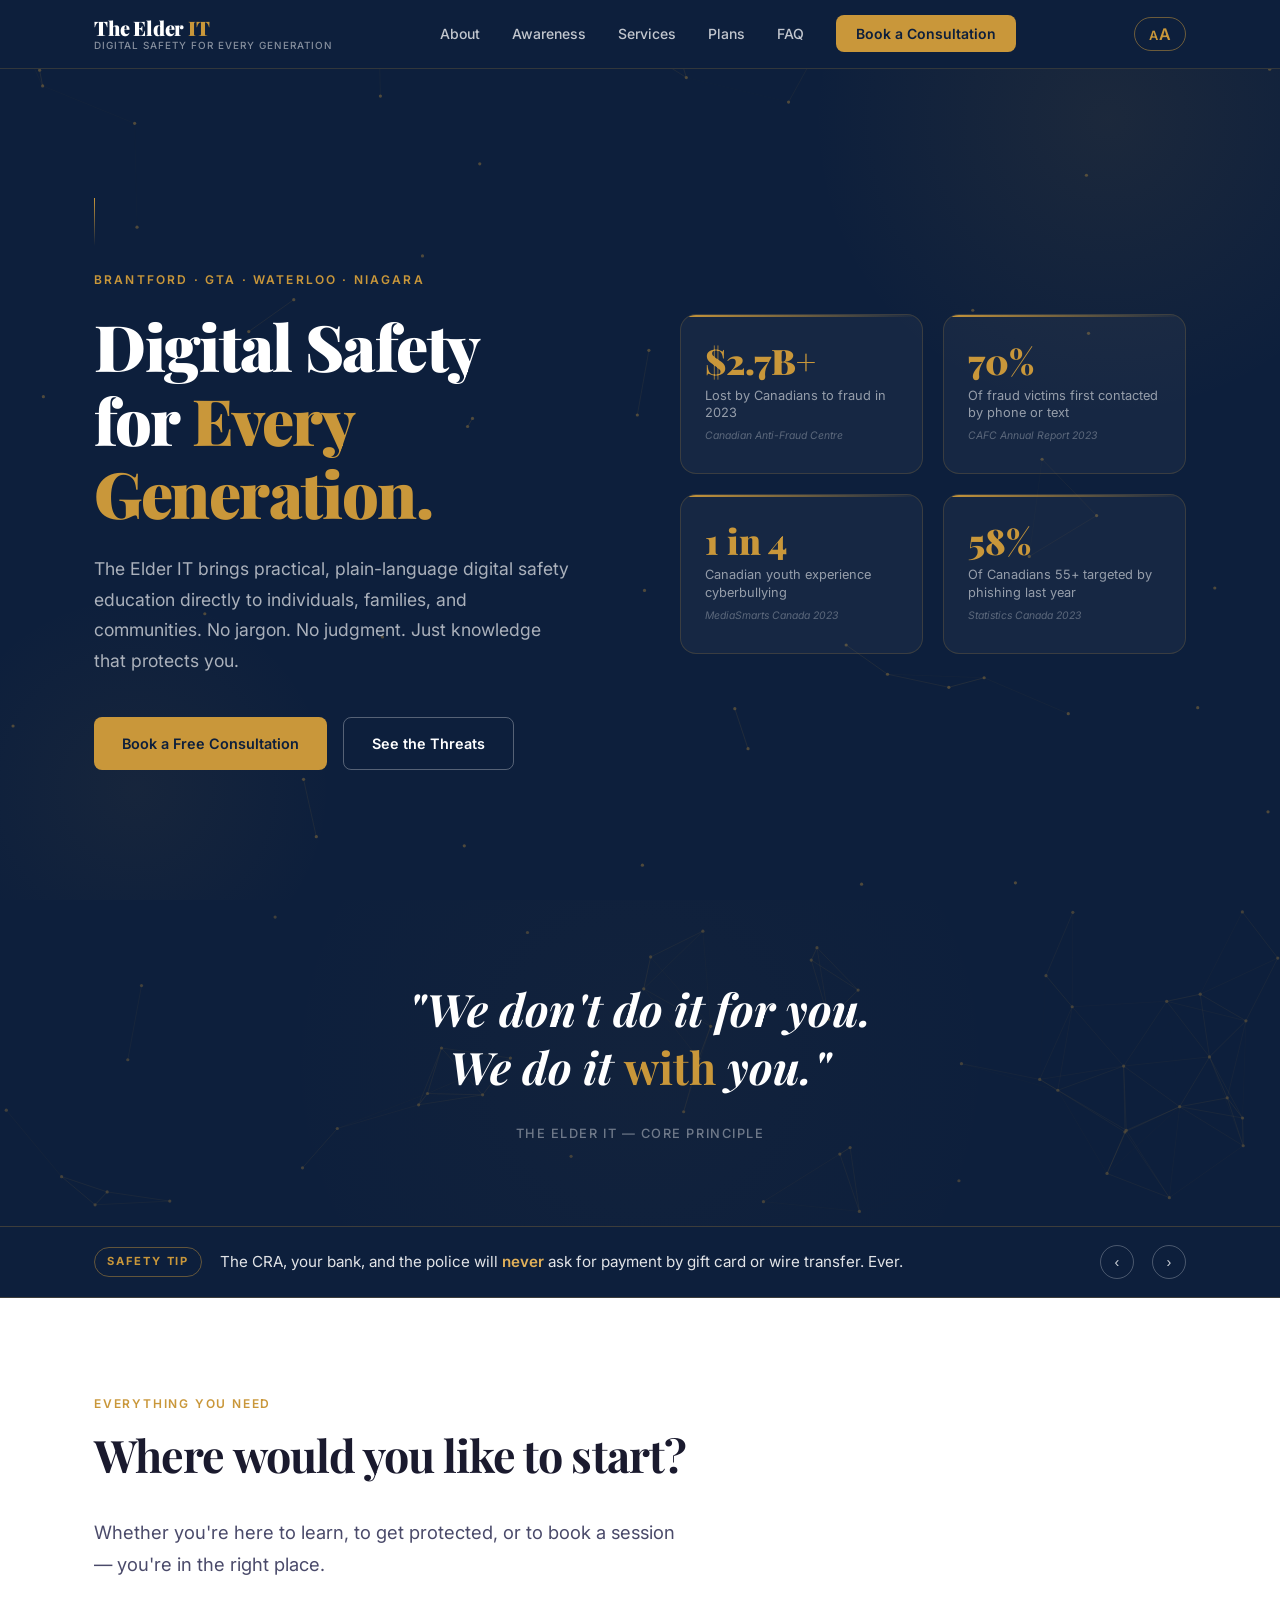
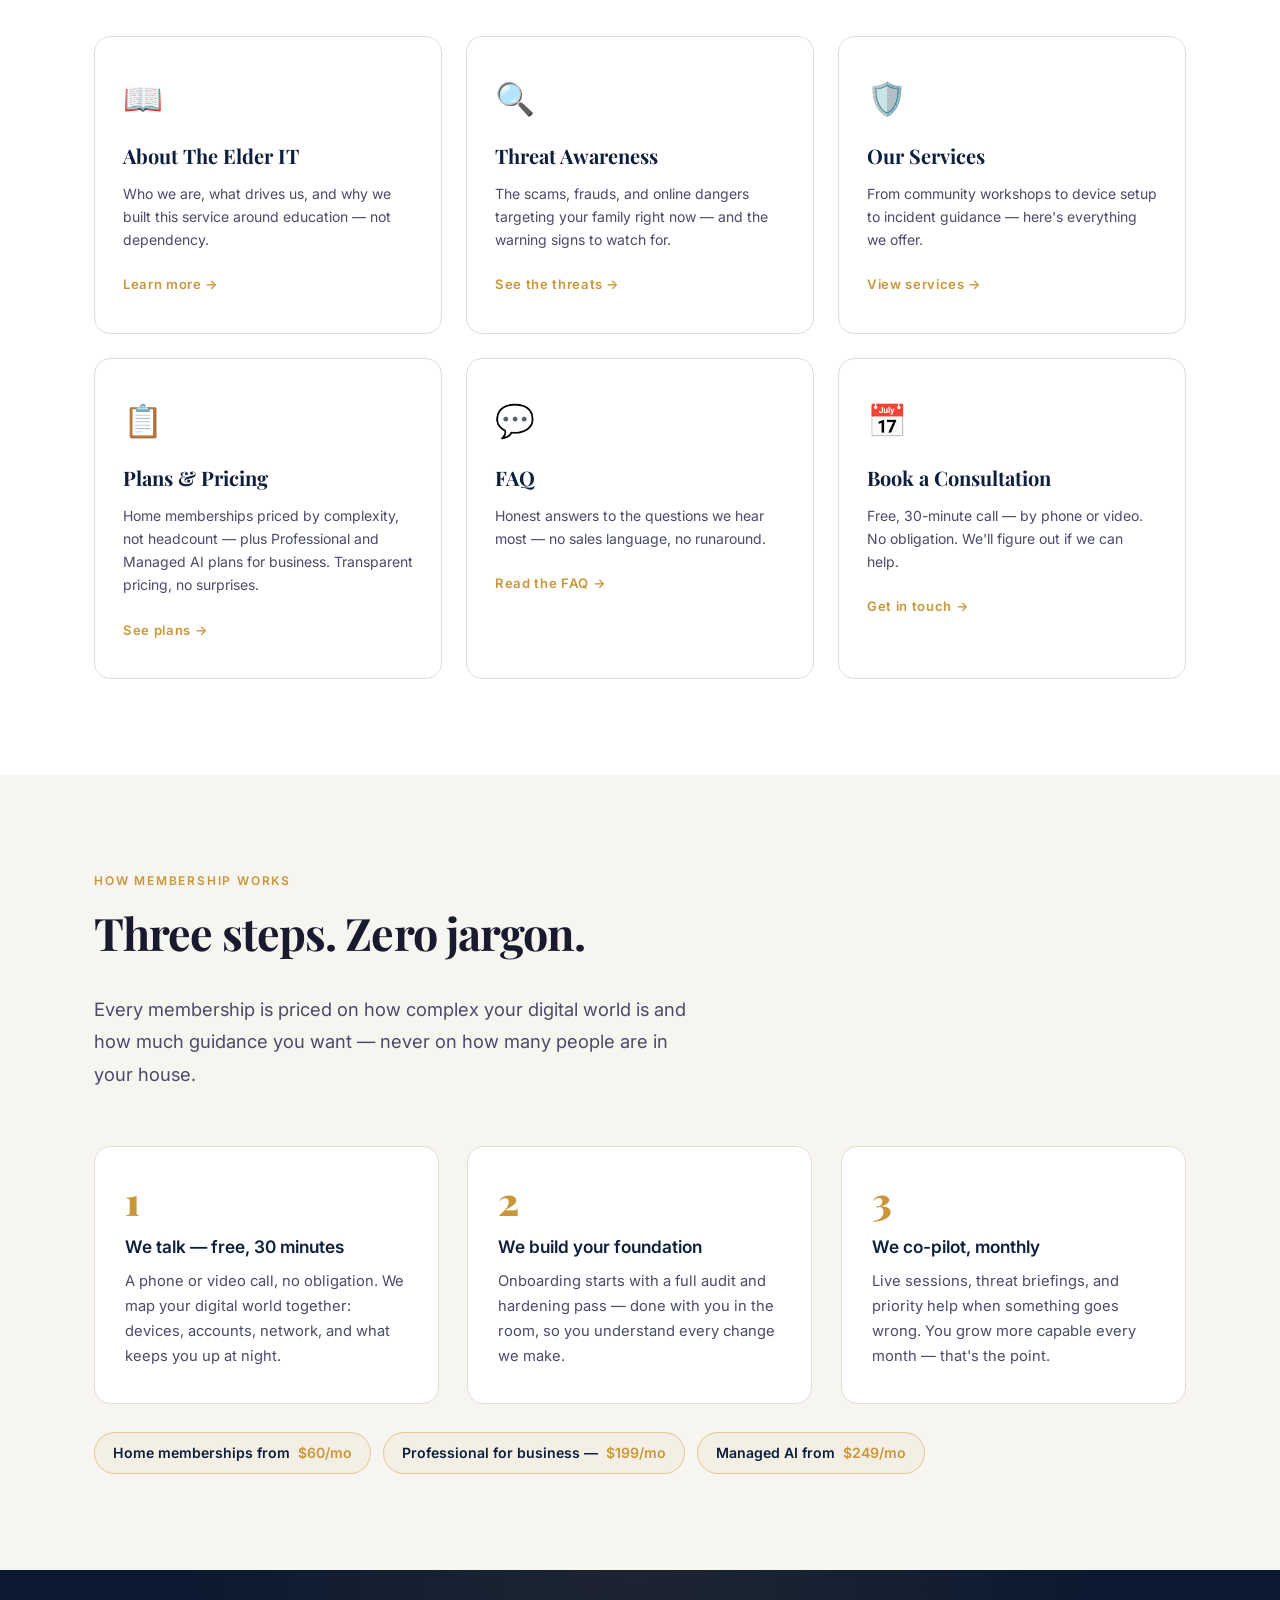
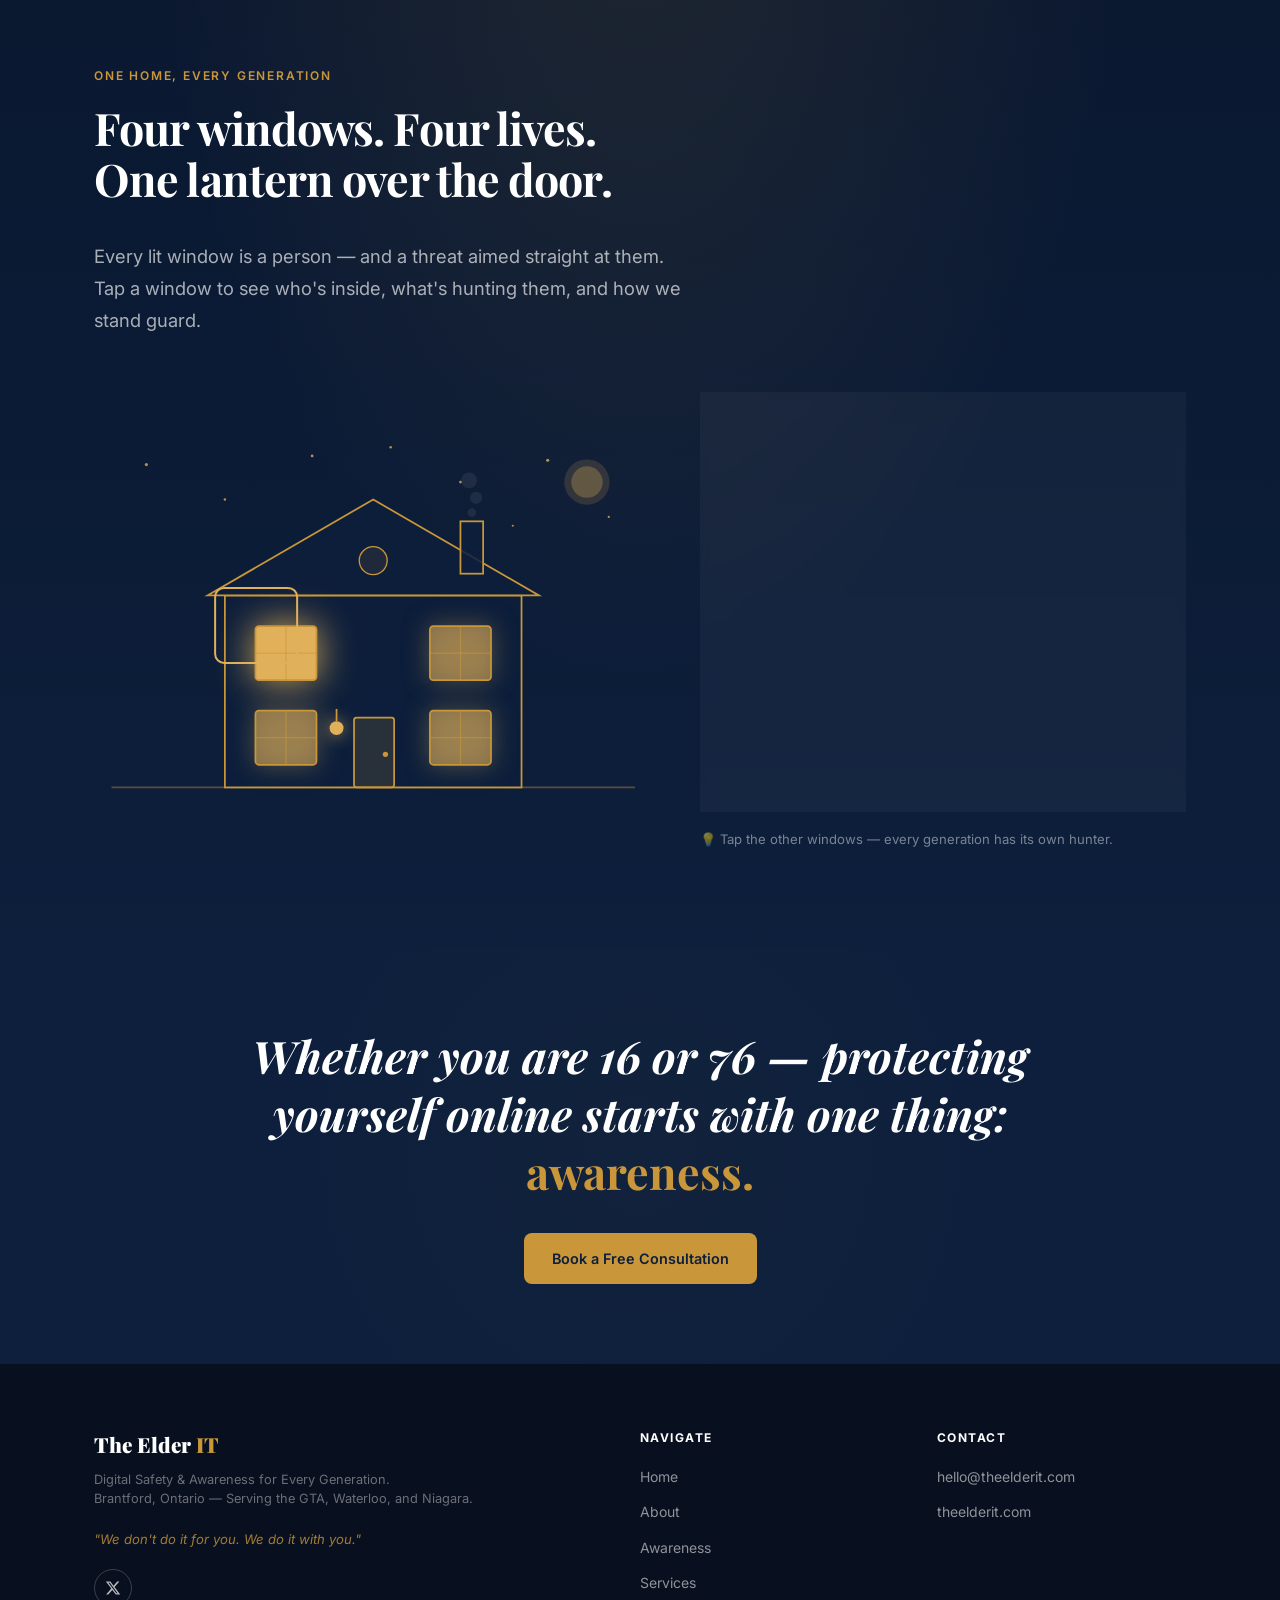
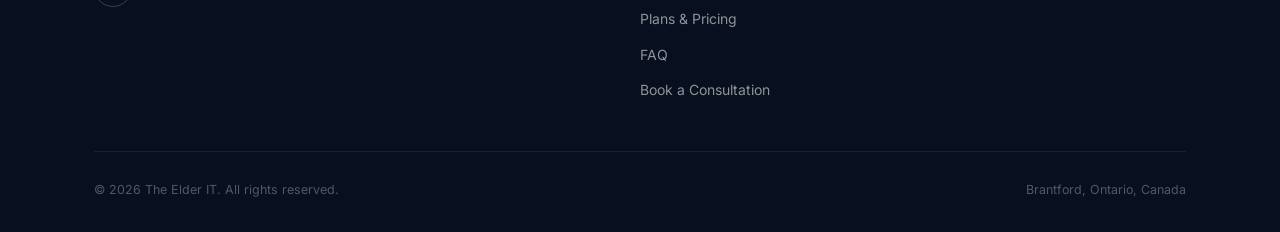
<file: index.html>
<!DOCTYPE html>
<html lang="en">
<head>
  <meta charset="UTF-8" />
  <meta name="viewport" content="width=device-width, initial-scale=1.0" />
  <meta name="description" content="Digital Safety for Every Generation | The Elder IT" />
  <meta name="theme-color" content="#0D1F3C" />
  <title>Digital Safety for Every Generation — The Elder IT</title>
  <link rel="icon" type="image/svg+xml" href="data:image/svg+xml,<svg xmlns='http://www.w3.org/2000/svg' viewBox='0 0 32 32'><rect width='32' height='32' fill='%230D1F3C' rx='6'/><text x='16' y='22' text-anchor='middle' font-size='16' fill='%23C9973A' font-family='serif' font-weight='bold'>E</text></svg>" />
  <style>
/* ============================================
   THE ELDER IT — Main Stylesheet
   Colors: Navy #0D1F3C | Gold #C9973A | White
   ============================================ */

@import url('https://fonts.googleapis.com/css2?family=Playfair+Display:wght@700;900&family=Inter:wght@300;400;500;600&display=swap');

:root {
  --navy: #0D1F3C;
  --navy-light: #152e58;
  --gold: #C9973A;
  --gold-light: #e0b05a;
  --white: #ffffff;
  --off-white: #F7F5F0;
  --text-dark: #1a1a2e;
  --text-mid: #4a4a6a;
  --text-light: #8888aa;
  --border: #e2ddd4;
  --shadow: rgba(13, 31, 60, 0.12);
  --radius: 8px;
  --radius-lg: 16px;
}

*, *::before, *::after {
  box-sizing: border-box;
  margin: 0;
  padding: 0;
}

html {
  scroll-behavior: smooth;
}

body {
  font-family: 'Inter', sans-serif;
  font-weight: 400;
  color: var(--text-dark);
  background: var(--white);
  line-height: 1.6;
  -webkit-font-smoothing: antialiased;
}

/* ── TYPOGRAPHY ── */
h1, h2, h3 {
  font-family: 'Playfair Display', serif;
  line-height: 1.15;
  letter-spacing: -0.02em;
}

h1 { font-size: clamp(2.4rem, 5vw, 4rem); font-weight: 900; }
h2 { font-size: clamp(1.8rem, 3.5vw, 2.8rem); font-weight: 700; }
h3 { font-size: clamp(1.2rem, 2vw, 1.5rem); font-weight: 700; }

p { line-height: 1.75; color: var(--text-mid); }

a { color: inherit; text-decoration: none; }

/* ── LAYOUT ── */
.container {
  max-width: 1140px;
  margin: 0 auto;
  padding: 0 24px;
}

.section {
  padding: 96px 0;
}

.section--alt {
  background: var(--off-white);
}

.section--dark {
  background: var(--navy);
  color: var(--white);
}

.section__eyebrow {
  font-family: 'Inter', sans-serif;
  font-size: 0.75rem;
  font-weight: 600;
  letter-spacing: 0.15em;
  text-transform: uppercase;
  color: var(--gold);
  margin-bottom: 16px;
  display: block;
}

.section__heading {
  margin-bottom: 16px;
}

.section__subheading {
  font-size: 1.15rem;
  color: var(--text-mid);
  max-width: 600px;
  margin-bottom: 56px;
}

.section--dark .section__subheading {
  color: rgba(255,255,255,0.7);
}

.section--dark h2 {
  color: var(--white);
}

/* ── NAV ── */
.nav {
  position: fixed;
  top: 0;
  left: 0;
  right: 0;
  z-index: 100;
  background: var(--navy);
  border-bottom: 1px solid rgba(201, 151, 58, 0.2);
  transition: box-shadow 0.3s;
}

.nav.scrolled {
  box-shadow: 0 4px 24px rgba(13,31,60,0.35);
}

.nav__inner {
  display: flex;
  align-items: center;
  justify-content: space-between;
  height: 68px;
  padding: 0 24px;
  max-width: 1140px;
  margin: 0 auto;
}

.nav__logo {
  display: flex;
  flex-direction: column;
  line-height: 1;
}

.nav__logo-name {
  font-family: 'Playfair Display', serif;
  font-size: 1.25rem;
  font-weight: 900;
  color: var(--white);
  letter-spacing: -0.01em;
}

.nav__logo-name span {
  color: var(--gold);
}

.nav__logo-tagline {
  font-size: 0.62rem;
  font-weight: 500;
  letter-spacing: 0.1em;
  text-transform: uppercase;
  color: rgba(255,255,255,0.5);
  margin-top: 3px;
}

.nav__links {
  display: flex;
  align-items: center;
  gap: 32px;
  list-style: none;
}

.nav__links a {
  font-size: 0.875rem;
  font-weight: 500;
  color: rgba(255,255,255,0.75);
  transition: color 0.2s;
}

.nav__links a:hover {
  color: var(--gold);
}

.nav__cta {
  background: var(--gold);
  color: var(--navy) !important;
  padding: 10px 20px;
  border-radius: var(--radius);
  font-weight: 600 !important;
  transition: background 0.2s !important;
}

.nav__cta:hover {
  background: var(--gold-light) !important;
  color: var(--navy) !important;
}

.nav__hamburger {
  display: none;
  flex-direction: column;
  gap: 5px;
  cursor: pointer;
  background: none;
  border: none;
  padding: 4px;
}

.nav__hamburger span {
  display: block;
  width: 24px;
  height: 2px;
  background: var(--white);
  border-radius: 2px;
  transition: all 0.3s;
}

/* ── HERO ── */
.hero {
  background: var(--navy);
  min-height: 100vh;
  display: flex;
  align-items: center;
  padding-top: 68px;
  position: relative;
  overflow: hidden;
}

.hero::before {
  content: '';
  position: absolute;
  top: -20%;
  right: -10%;
  width: 600px;
  height: 600px;
  background: radial-gradient(circle, rgba(201,151,58,0.08) 0%, transparent 70%);
  pointer-events: none;
}

.hero::after {
  content: '';
  position: absolute;
  bottom: -10%;
  left: -5%;
  width: 400px;
  height: 400px;
  background: radial-gradient(circle, rgba(201,151,58,0.05) 0%, transparent 70%);
  pointer-events: none;
}

.hero__inner {
  display: grid;
  grid-template-columns: 1fr 1fr;
  gap: 80px;
  align-items: center;
  padding: 80px 24px;
  max-width: 1140px;
  margin: 0 auto;
  width: 100%;
}

.hero__scroll-line {
  display: block;
  width: 1px;
  height: 48px;
  background: linear-gradient(to bottom, var(--gold), transparent);
  margin-bottom: 24px;
}

.hero__eyebrow {
  font-size: 0.75rem;
  font-weight: 600;
  letter-spacing: 0.18em;
  text-transform: uppercase;
  color: var(--gold);
  margin-bottom: 20px;
  display: block;
}

.hero__heading {
  color: var(--white);
  margin-bottom: 24px;
}

.hero__heading em {
  font-style: normal;
  color: var(--gold);
}

.hero__body {
  font-size: 1.1rem;
  color: rgba(255,255,255,0.65);
  margin-bottom: 40px;
  max-width: 480px;
}

.hero__actions {
  display: flex;
  gap: 16px;
  flex-wrap: wrap;
}

.hero__stats {
  display: grid;
  grid-template-columns: 1fr 1fr;
  gap: 20px;
}

.hero__stat {
  background: rgba(255,255,255,0.04);
  border: 1px solid rgba(201,151,58,0.2);
  border-radius: var(--radius-lg);
  padding: 28px 24px;
  position: relative;
  overflow: hidden;
}

.hero__stat::before {
  content: '';
  position: absolute;
  top: 0;
  left: 0;
  right: 0;
  height: 2px;
  background: linear-gradient(to right, var(--gold), transparent);
}

.hero__stat-number {
  font-family: 'Playfair Display', serif;
  font-size: 2.2rem;
  font-weight: 900;
  color: var(--gold);
  line-height: 1;
  margin-bottom: 8px;
}

.hero__stat-label {
  font-size: 0.8rem;
  color: rgba(255,255,255,0.55);
  line-height: 1.4;
}

.hero__stat-source {
  font-size: 0.65rem;
  color: rgba(255,255,255,0.3);
  margin-top: 6px;
  font-style: italic;
}

/* ── BUTTONS ── */
.btn {
  display: inline-flex;
  align-items: center;
  gap: 8px;
  padding: 14px 28px;
  border-radius: var(--radius);
  font-family: 'Inter', sans-serif;
  font-size: 0.9rem;
  font-weight: 600;
  cursor: pointer;
  transition: all 0.2s;
  border: none;
  text-decoration: none;
}

.btn--primary {
  background: var(--gold);
  color: var(--navy);
}

.btn--primary:hover {
  background: var(--gold-light);
  transform: translateY(-1px);
  box-shadow: 0 8px 24px rgba(201,151,58,0.3);
}

.btn--outline {
  background: transparent;
  color: var(--white);
  border: 1px solid rgba(255,255,255,0.3);
}

.btn--outline:hover {
  border-color: var(--gold);
  color: var(--gold);
}

.btn--navy {
  background: var(--navy);
  color: var(--white);
}

.btn--navy:hover {
  background: var(--navy-light);
  transform: translateY(-1px);
}

/* ── AUDIENCE CARDS ── */
.audience-grid {
  display: grid;
  grid-template-columns: repeat(3, 1fr);
  gap: 24px;
}

.audience-card {
  background: var(--white);
  border: 1px solid var(--border);
  border-radius: var(--radius-lg);
  padding: 36px 28px;
  transition: all 0.25s;
  position: relative;
  overflow: hidden;
}

.audience-card::after {
  content: '';
  position: absolute;
  bottom: 0;
  left: 0;
  right: 0;
  height: 3px;
  background: var(--gold);
  transform: scaleX(0);
  transition: transform 0.25s;
  transform-origin: left;
}

.audience-card:hover {
  border-color: var(--gold);
  box-shadow: 0 12px 40px var(--shadow);
  transform: translateY(-4px);
}

.audience-card:hover::after {
  transform: scaleX(1);
}

.audience-card__icon {
  font-size: 2rem;
  margin-bottom: 16px;
  display: block;
}

.audience-card__title {
  font-family: 'Playfair Display', serif;
  font-size: 1.25rem;
  font-weight: 700;
  color: var(--navy);
  margin-bottom: 12px;
}

.audience-card__body {
  font-size: 0.9rem;
  color: var(--text-mid);
  line-height: 1.65;
}

.audience-card__tags {
  display: flex;
  flex-wrap: wrap;
  gap: 6px;
  margin-top: 16px;
}

.tag {
  font-size: 0.7rem;
  font-weight: 500;
  padding: 4px 10px;
  background: var(--off-white);
  border-radius: 100px;
  color: var(--text-mid);
}

/* ── THREAT SECTION ── */
.threat-grid {
  display: grid;
  grid-template-columns: repeat(3, 1fr);
  gap: 20px;
}

.threat-card {
  background: rgba(255,255,255,0.04);
  border: 1px solid rgba(255,255,255,0.08);
  border-radius: var(--radius-lg);
  padding: 28px 24px;
  transition: border-color 0.2s;
}

.threat-card:hover {
  border-color: rgba(201,151,58,0.4);
}

.threat-card__icon {
  font-size: 1.5rem;
  margin-bottom: 14px;
  display: block;
}

.threat-card__title {
  font-size: 1rem;
  font-weight: 600;
  color: var(--white);
  margin-bottom: 8px;
}

.threat-card__body {
  font-size: 0.85rem;
  color: rgba(255,255,255,0.55);
  line-height: 1.6;
}

.threat-tabs {
  display: flex;
  gap: 8px;
  margin-bottom: 40px;
}

.threat-tab {
  padding: 10px 24px;
  border-radius: 100px;
  font-size: 0.875rem;
  font-weight: 600;
  cursor: pointer;
  border: 1px solid rgba(255,255,255,0.2);
  background: transparent;
  color: rgba(255,255,255,0.6);
  transition: all 0.2s;
  font-family: 'Inter', sans-serif;
}

.threat-tab.active,
.threat-tab:hover {
  background: var(--gold);
  border-color: var(--gold);
  color: var(--navy);
}

.threat-panel { display: none; }
.threat-panel.active { display: grid; grid-template-columns: repeat(3, 1fr); gap: 20px; }

/* ── WARNING SIGNS ── */
.warning-list {
  display: flex;
  flex-direction: column;
  gap: 0;
  border: 1px solid var(--border);
  border-radius: var(--radius-lg);
  overflow: hidden;
  background: var(--white);
}

.warning-item {
  display: grid;
  grid-template-columns: 60px 1fr;
  align-items: center;
  gap: 24px;
  padding: 24px 28px;
  border-bottom: 1px solid var(--border);
  transition: background 0.2s;
}

.warning-item:last-child { border-bottom: none; }

.warning-item:hover {
  background: rgba(201,151,58,0.06);
}

.warning-item__number {
  font-family: 'Playfair Display', serif;
  font-size: 2rem;
  font-weight: 900;
  color: var(--gold);
  opacity: 0.6;
  line-height: 1;
}

.warning-item__title {
  font-size: 1rem;
  font-weight: 700;
  color: var(--navy);
  margin-bottom: 4px;
}

.warning-item__body {
  font-size: 0.875rem;
  color: var(--text-mid);
  line-height: 1.6;
}

/* ── SERVICES ── */
.services-grid {
  display: grid;
  grid-template-columns: repeat(2, 1fr);
  gap: 24px;
}

.service-card {
  background: var(--white);
  border: 1px solid var(--border);
  border-radius: var(--radius-lg);
  padding: 32px 28px;
  transition: all 0.25s;
}

.service-card:hover {
  box-shadow: 0 12px 40px var(--shadow);
  border-color: rgba(201,151,58,0.4);
}

.service-card__icon {
  font-size: 1.75rem;
  margin-bottom: 16px;
  display: block;
}

.service-card__title {
  font-family: 'Playfair Display', serif;
  font-size: 1.2rem;
  font-weight: 700;
  color: var(--navy);
  margin-bottom: 10px;
}

.service-card__body {
  font-size: 0.875rem;
  color: var(--text-mid);
  line-height: 1.65;
}

/* ── PLANS ── */
.plans-grid {
  display: grid;
  grid-template-columns: repeat(4, 1fr);
  gap: 20px;
  align-items: start;
}

.plan-card {
  background: var(--white);
  border: 1px solid var(--border);
  border-radius: var(--radius-lg);
  padding: 32px 24px;
  position: relative;
  transition: all 0.25s;
}

.plan-card:hover {
  box-shadow: 0 16px 48px var(--shadow);
  transform: translateY(-4px);
}

.plan-card--featured {
  border: 2px solid var(--gold);
  background: var(--navy);
  color: var(--white);
}

.plan-card--featured .plan-card__price,
.plan-card--featured .plan-card__name {
  color: var(--white);
}

.plan-card--featured .plan-card__feature {
  color: rgba(255,255,255,0.75);
  border-color: rgba(255,255,255,0.1);
}

.plan-card--featured .plan-card__feature::before {
  color: var(--gold);
}

.plan-badge {
  position: absolute;
  top: -12px;
  left: 50%;
  transform: translateX(-50%);
  background: var(--gold);
  color: var(--navy);
  font-size: 0.7rem;
  font-weight: 700;
  letter-spacing: 0.1em;
  text-transform: uppercase;
  padding: 4px 14px;
  border-radius: 100px;
  white-space: nowrap;
}

.plan-card__name {
  font-family: 'Playfair Display', serif;
  font-size: 1.15rem;
  font-weight: 700;
  color: var(--navy);
  margin-bottom: 8px;
}

.plan-card__price {
  font-family: 'Playfair Display', serif;
  font-size: 2.2rem;
  font-weight: 900;
  color: var(--navy);
  line-height: 1;
  margin-bottom: 4px;
}

.plan-card__price span {
  font-size: 1rem;
  font-weight: 400;
  font-family: 'Inter', sans-serif;
  color: var(--text-light);
}

.plan-card__hst {
  font-size: 0.72rem;
  color: var(--text-light);
  margin-bottom: 20px;
}

.plan-card--featured .plan-card__hst {
  color: rgba(255,255,255,0.4);
}

.plan-card__divider {
  height: 1px;
  background: var(--border);
  margin: 16px 0;
}

.plan-card--featured .plan-card__divider {
  background: rgba(255,255,255,0.1);
}

.plan-card__features {
  list-style: none;
  display: flex;
  flex-direction: column;
  gap: 10px;
  margin-bottom: 24px;
}

.plan-card__feature {
  font-size: 0.82rem;
  color: var(--text-mid);
  padding-left: 20px;
  position: relative;
  border-bottom: 1px solid var(--border);
  padding-bottom: 10px;
  line-height: 1.4;
}

.plan-card__feature:last-child {
  border-bottom: none;
  padding-bottom: 0;
}

.plan-card__feature::before {
  content: '✓';
  position: absolute;
  left: 0;
  color: var(--gold);
  font-weight: 700;
  font-size: 0.75rem;
}

.plan-card .btn {
  width: 100%;
  justify-content: center;
}

/* ── FAQ ── */
.faq-list {
  max-width: 760px;
  margin: 0 auto;
}

.faq-item {
  border-bottom: 1px solid var(--border);
}

.faq-question {
  width: 100%;
  background: none;
  border: none;
  text-align: left;
  padding: 24px 0;
  font-family: 'Inter', sans-serif;
  font-size: 1rem;
  font-weight: 600;
  color: var(--navy);
  cursor: pointer;
  display: flex;
  justify-content: space-between;
  align-items: center;
  gap: 16px;
  transition: color 0.2s;
}

.faq-question:hover {
  color: var(--gold);
}

.faq-question svg {
  flex-shrink: 0;
  transition: transform 0.25s;
  color: var(--gold);
}

.faq-item.open .faq-question svg {
  transform: rotate(45deg);
}

.faq-answer {
  max-height: 0;
  overflow: hidden;
  transition: max-height 0.35s ease, padding 0.2s;
}

.faq-item.open .faq-answer {
  max-height: 400px;
  padding-bottom: 24px;
}

.faq-answer p {
  font-size: 0.95rem;
  color: var(--text-mid);
  line-height: 1.75;
}

/* ── CONTACT / BOOKING ── */
.contact-grid {
  display: grid;
  grid-template-columns: 1fr 1.5fr;
  gap: 64px;
  align-items: start;
}

.contact-info__item {
  display: flex;
  align-items: flex-start;
  gap: 16px;
  margin-bottom: 28px;
}

.contact-info__icon {
  width: 44px;
  height: 44px;
  background: rgba(201,151,58,0.1);
  border-radius: var(--radius);
  display: flex;
  align-items: center;
  justify-content: center;
  font-size: 1.1rem;
  flex-shrink: 0;
  color: var(--gold);
}

.contact-info__label {
  font-size: 0.75rem;
  font-weight: 600;
  text-transform: uppercase;
  letter-spacing: 0.1em;
  color: var(--gold);
  margin-bottom: 4px;
}

.contact-info__value {
  font-size: 0.95rem;
  color: var(--text-mid);
}

.contact-info__value a {
  color: var(--navy);
  font-weight: 500;
  transition: color 0.2s;
}

.contact-info__value a:hover {
  color: var(--gold);
}

.booking-form {
  background: var(--white);
  border: 1px solid var(--border);
  border-radius: var(--radius-lg);
  padding: 40px;
}

.form-group {
  margin-bottom: 20px;
}

.form-label {
  display: block;
  font-size: 0.82rem;
  font-weight: 600;
  color: var(--navy);
  margin-bottom: 8px;
  letter-spacing: 0.02em;
}

.form-input,
.form-select,
.form-textarea {
  width: 100%;
  padding: 12px 16px;
  border: 1px solid var(--border);
  border-radius: var(--radius);
  font-family: 'Inter', sans-serif;
  font-size: 0.9rem;
  color: var(--text-dark);
  background: var(--white);
  transition: border-color 0.2s, box-shadow 0.2s;
  appearance: none;
}

.form-input:focus,
.form-select:focus,
.form-textarea:focus {
  outline: none;
  border-color: var(--gold);
  box-shadow: 0 0 0 3px rgba(201,151,58,0.12);
}

.form-input::placeholder,
.form-textarea::placeholder {
  color: var(--text-light);
}

.form-textarea {
  resize: vertical;
  min-height: 100px;
}

.form-row {
  display: grid;
  grid-template-columns: 1fr 1fr;
  gap: 16px;
}

.form-note {
  font-size: 0.78rem;
  color: var(--text-light);
  margin-top: 12px;
  text-align: center;
}

.form-success {
  display: none;
  text-align: center;
  padding: 32px;
}

.form-success__icon {
  font-size: 2.5rem;
  margin-bottom: 12px;
}

.form-success__title {
  font-family: 'Playfair Display', serif;
  font-size: 1.4rem;
  color: var(--navy);
  margin-bottom: 8px;
}

.form-success__body {
  font-size: 0.9rem;
  color: var(--text-mid);
}

/* ── MISSION BANNER ── */
.mission-banner {
  background: var(--navy);
  padding: 80px 0;
  text-align: center;
  position: relative;
  overflow: hidden;
}

.mission-banner::before {
  content: '';
  position: absolute;
  top: 50%;
  left: 50%;
  transform: translate(-50%, -50%);
  width: 800px;
  height: 800px;
  background: radial-gradient(circle, rgba(201,151,58,0.06) 0%, transparent 65%);
  pointer-events: none;
}

.mission-banner__quote {
  font-family: 'Playfair Display', serif;
  font-size: clamp(1.6rem, 3.5vw, 2.8rem);
  font-weight: 700;
  font-style: italic;
  color: var(--white);
  max-width: 800px;
  margin: 0 auto 24px;
  line-height: 1.3;
}

.mission-banner__quote em {
  color: var(--gold);
  font-style: normal;
}

.mission-banner__attr {
  font-size: 0.8rem;
  font-weight: 500;
  letter-spacing: 0.12em;
  text-transform: uppercase;
  color: rgba(255,255,255,0.4);
}

/* ── FOOTER ── */
.footer {
  background: #080f1e;
  color: rgba(255,255,255,0.6);
  padding: 64px 0 32px;
}

.footer__grid {
  display: grid;
  grid-template-columns: 2fr 1fr 1fr;
  gap: 48px;
  margin-bottom: 48px;
}

.footer__logo-name {
  font-family: 'Playfair Display', serif;
  font-size: 1.3rem;
  font-weight: 900;
  color: var(--white);
  margin-bottom: 8px;
}

.footer__logo-name span {
  color: var(--gold);
}

.footer__tagline {
  font-size: 0.8rem;
  color: rgba(255,255,255,0.4);
  margin-bottom: 20px;
  line-height: 1.5;
}

.footer__differentiator {
  font-size: 0.82rem;
  font-style: italic;
  color: var(--gold);
  opacity: 0.8;
}

.footer__heading {
  font-size: 0.75rem;
  font-weight: 700;
  letter-spacing: 0.12em;
  text-transform: uppercase;
  color: var(--white);
  margin-bottom: 16px;
}

.footer__links {
  list-style: none;
  display: flex;
  flex-direction: column;
  gap: 10px;
}

.footer__links a {
  font-size: 0.875rem;
  color: rgba(255,255,255,0.55);
  transition: color 0.2s;
}

.footer__links a:hover {
  color: var(--gold);
}

.footer__divider {
  height: 1px;
  background: rgba(255,255,255,0.07);
  margin-bottom: 28px;
}

.footer__bottom {
  display: flex;
  justify-content: space-between;
  align-items: center;
  font-size: 0.78rem;
  color: rgba(255,255,255,0.3);
}

/* ── PROTECTION PLAN ── */
.protection-steps {
  display: grid;
  grid-template-columns: repeat(3, 1fr);
  gap: 32px;
}

.protection-step {
  text-align: center;
  padding: 40px 28px;
  background: var(--off-white);
  border-radius: var(--radius-lg);
  position: relative;
}

.protection-step__number {
  width: 52px;
  height: 52px;
  background: var(--navy);
  color: var(--gold);
  font-family: 'Playfair Display', serif;
  font-size: 1.4rem;
  font-weight: 900;
  border-radius: 50%;
  display: flex;
  align-items: center;
  justify-content: center;
  margin: 0 auto 20px;
}

.protection-step__title {
  font-family: 'Playfair Display', serif;
  font-size: 1.2rem;
  font-weight: 700;
  color: var(--navy);
  margin-bottom: 12px;
}

.protection-step__items {
  list-style: none;
  display: flex;
  flex-direction: column;
  gap: 8px;
  text-align: left;
}

.protection-step__item {
  font-size: 0.85rem;
  color: var(--text-mid);
  padding-left: 16px;
  position: relative;
  line-height: 1.5;
}

.protection-step__item::before {
  content: '→';
  position: absolute;
  left: 0;
  color: var(--gold);
  font-size: 0.75rem;
}

/* ── ABOUT SECTION ── */
.about-grid {
  display: grid;
  grid-template-columns: 1fr 1fr;
  gap: 80px;
  align-items: center;
}

.about-principle {
  background: var(--navy);
  border-radius: var(--radius-lg);
  padding: 40px;
  margin-top: 32px;
}

.about-principle__text {
  font-family: 'Playfair Display', serif;
  font-size: 1.3rem;
  font-style: italic;
  color: var(--white);
  line-height: 1.5;
  margin-bottom: 12px;
}

.about-principle__attr {
  font-size: 0.75rem;
  color: var(--gold);
  font-weight: 600;
  letter-spacing: 0.08em;
  text-transform: uppercase;
}

.about-values {
  display: flex;
  flex-direction: column;
  gap: 24px;
}

.about-value {
  display: flex;
  gap: 20px;
  align-items: flex-start;
}

.about-value__icon {
  width: 48px;
  height: 48px;
  background: rgba(201,151,58,0.1);
  border-radius: var(--radius);
  display: flex;
  align-items: center;
  justify-content: center;
  font-size: 1.2rem;
  flex-shrink: 0;
}

.about-value__title {
  font-weight: 700;
  color: var(--navy);
  margin-bottom: 4px;
  font-size: 1rem;
}

.about-value__body {
  font-size: 0.875rem;
  color: var(--text-mid);
  line-height: 1.65;
}

/* ── REGION PILLS ── */
.region-pills {
  display: flex;
  flex-wrap: wrap;
  gap: 10px;
  margin-top: 20px;
}

.region-pill {
  display: inline-flex;
  align-items: center;
  gap: 6px;
  background: rgba(201,151,58,0.1);
  border: 1px solid rgba(201,151,58,0.25);
  color: var(--navy);
  font-size: 0.82rem;
  font-weight: 500;
  padding: 8px 16px;
  border-radius: 100px;
}

.region-pill::before {
  content: '📍';
  font-size: 0.75rem;
}

/* ── SCROLL ANIMATIONS ── */
.fade-up {
  opacity: 0;
  transform: translateY(24px);
  transition: opacity 0.6s ease, transform 0.6s ease;
}

.fade-up.visible {
  opacity: 1;
  transform: translateY(0);
}

/* ── MOBILE ── */
@media (max-width: 1024px) {
  .plans-grid {
    grid-template-columns: repeat(2, 1fr);
  }
}

@media (max-width: 900px) {
  .hero__inner {
    grid-template-columns: 1fr;
    gap: 48px;
    padding: 60px 24px;
  }

  .hero__stats {
    grid-template-columns: repeat(2, 1fr);
  }

  .audience-grid {
    grid-template-columns: 1fr 1fr;
  }

  .threat-grid,
  .threat-panel.active {
    grid-template-columns: 1fr 1fr;
  }

  .services-grid {
    grid-template-columns: 1fr;
  }

  .contact-grid {
    grid-template-columns: 1fr;
  }

  .about-grid {
    grid-template-columns: 1fr;
    gap: 40px;
  }

  .protection-steps {
    grid-template-columns: 1fr;
  }

  .footer__grid {
    grid-template-columns: 1fr 1fr;
  }
}

@media (max-width: 640px) {
  .section { padding: 64px 0; }

  .nav__links { display: none; }
  .nav__hamburger { display: flex; }

  .nav__links.mobile-open {
    display: flex;
    flex-direction: column;
    position: fixed;
    top: 68px;
    left: 0;
    right: 0;
    background: var(--navy);
    padding: 24px;
    gap: 20px;
    border-top: 1px solid rgba(201,151,58,0.2);
    z-index: 99;
  }

  .hero__stats {
    grid-template-columns: 1fr 1fr;
  }

  .audience-grid {
    grid-template-columns: 1fr;
  }

  .threat-grid,
  .threat-panel.active {
    grid-template-columns: 1fr;
  }

  .plans-grid {
    grid-template-columns: 1fr;
  }

  .form-row {
    grid-template-columns: 1fr;
  }

  .footer__grid {
    grid-template-columns: 1fr;
  }

  .footer__bottom {
    flex-direction: column;
    gap: 8px;
    text-align: center;
  }

  .booking-form {
    padding: 24px;
  }

  .warning-item {
    grid-template-columns: 40px 1fr;
    gap: 16px;
    padding: 20px;
  }
}

@media (prefers-reduced-motion: reduce) {
  .fade-up { transition: none; opacity: 1; transform: none; }
  * { transition-duration: 0.01ms !important; }
}


/* ── HOMEPAGE SECTION CARDS ── */
.home-sections {
  display: grid;
  grid-template-columns: repeat(3, 1fr);
  gap: 24px;
  margin-top: 56px;
}

.home-card {
  background: var(--white);
  border: 1px solid var(--border);
  border-radius: var(--radius-lg);
  padding: 36px 28px;
  text-decoration: none;
  display: block;
  transition: all 0.25s;
  position: relative;
  overflow: hidden;
}

.home-card::after {
  content: '';
  position: absolute;
  bottom: 0;
  left: 0;
  right: 0;
  height: 3px;
  background: var(--gold);
  transform: scaleX(0);
  transition: transform 0.25s;
  transform-origin: left;
}

.home-card:hover {
  border-color: var(--gold);
  box-shadow: 0 12px 40px var(--shadow);
  transform: translateY(-4px);
}

.home-card:hover::after {
  transform: scaleX(1);
}

.home-card__icon {
  font-size: 2rem;
  margin-bottom: 16px;
  display: block;
}

.home-card__title {
  font-family: 'Playfair Display', serif;
  font-size: 1.25rem;
  font-weight: 700;
  color: var(--navy);
  margin-bottom: 10px;
}

.home-card__body {
  font-size: 0.875rem;
  color: var(--text-mid);
  line-height: 1.65;
  margin-bottom: 20px;
}

.home-card__arrow {
  font-size: 0.82rem;
  font-weight: 600;
  color: var(--gold);
  letter-spacing: 0.05em;
}

/* ── PAGE HEADER ── */
.page-header {
  background: var(--navy);
  padding: 120px 0 64px;
  position: relative;
  overflow: hidden;
}

.page-header::before {
  content: '';
  position: absolute;
  top: -20%;
  right: -10%;
  width: 500px;
  height: 500px;
  background: radial-gradient(circle, rgba(201,151,58,0.08) 0%, transparent 70%);
  pointer-events: none;
}

.page-header__eyebrow {
  font-size: 0.75rem;
  font-weight: 600;
  letter-spacing: 0.18em;
  text-transform: uppercase;
  color: var(--gold);
  margin-bottom: 16px;
  display: block;
}

.page-header__title {
  font-family: 'Playfair Display', serif;
  font-size: clamp(2rem, 4vw, 3.2rem);
  font-weight: 900;
  color: var(--white);
  line-height: 1.15;
  margin-bottom: 16px;
}

.page-header__body {
  font-size: 1.05rem;
  color: rgba(255,255,255,0.65);
  max-width: 560px;
}

/* ── ACTIVE NAV ── */
.nav__links a.active {
  color: var(--gold);
}

@media (max-width: 900px) {
  .home-sections {
    grid-template-columns: repeat(2, 1fr);
  }
}

@media (max-width: 640px) {
  .home-sections {
    grid-template-columns: 1fr;
  }
}
</style>
  <link rel="stylesheet" href="assets/elder.css" />
</head>
<body>
<nav class="nav" role="navigation" aria-label="Main navigation">
  <div class="nav__inner">
    <a href="index.html" class="nav__logo" aria-label="The Elder IT — Home">
      <span class="nav__logo-name">The Elder <span>IT</span></span>
      <span class="nav__logo-tagline">Digital Safety for Every Generation</span>
    </a>
    <ul class="nav__links">
      <li><a href="about.html">About</a></li>
      <li><a href="awareness.html">Awareness</a></li>
      <li><a href="services.html">Services</a></li>
      <li><a href="plans.html">Plans</a></li>
      <li><a href="faq.html">FAQ</a></li>
      <li><a href="contact.html" class="nav__cta">Book a Consultation</a></li>
    </ul>
    <button class="nav__hamburger" aria-label="Open menu" aria-expanded="false">
      <span></span><span></span><span></span>
    </button>
  </div>
</nav>

<section class="hero" id="home">
  <div class="hero__inner">
    <div class="hero__content">
      <span class="hero__scroll-line" aria-hidden="true"></span>
      <span class="hero__eyebrow">Brantford · GTA · Waterloo · Niagara</span>
      <h1 class="hero__heading">
        Digital Safety<br />
        for <em>Every<br />Generation.</em>
      </h1>
      <p class="hero__body">
        The Elder IT brings practical, plain-language digital safety education directly to individuals, families, and communities. No jargon. No judgment. Just knowledge that protects you.
      </p>
      <div class="hero__actions">
        <a href="contact.html" class="btn btn--primary">Book a Free Consultation</a>
        <a href="awareness.html" class="btn btn--outline">See the Threats</a>
      </div>
    </div>
    <div class="hero__stats" aria-label="Key statistics">
      <div class="hero__stat fade-up">
        <div class="hero__stat-number" data-countup="2.7" data-decimals="1" data-prefix="$" data-suffix="B+">$2.7B+</div>
        <div class="hero__stat-label">Lost by Canadians to fraud in 2023</div>
        <div class="hero__stat-source">Canadian Anti-Fraud Centre</div>
      </div>
      <div class="hero__stat fade-up">
        <div class="hero__stat-number" data-countup="70" data-suffix="%">70%</div>
        <div class="hero__stat-label">Of fraud victims first contacted by phone or text</div>
        <div class="hero__stat-source">CAFC Annual Report 2023</div>
      </div>
      <div class="hero__stat fade-up">
        <div class="hero__stat-number">1 in 4</div>
        <div class="hero__stat-label">Canadian youth experience cyberbullying</div>
        <div class="hero__stat-source">MediaSmarts Canada 2023</div>
      </div>
      <div class="hero__stat fade-up">
        <div class="hero__stat-number" data-countup="58" data-suffix="%">58%</div>
        <div class="hero__stat-label">Of Canadians 55+ targeted by phishing last year</div>
        <div class="hero__stat-source">Statistics Canada 2023</div>
      </div>
    </div>
  </div>
</section>

<div class="mission-banner">
  <div class="container">
    <p class="mission-banner__quote fade-up">
      "We don't do it for you.<br />We do it <em>with</em> you."
    </p>
    <span class="mission-banner__attr">The Elder IT — Core Principle</span>
  </div>
</div>

<div class="tip-strip" role="region" aria-label="Rotating digital safety tips">
  <div class="tip-strip__inner">
    <span class="tip-strip__label">Safety Tip</span>
    <p class="tip-strip__text" id="tip-text" aria-live="polite"></p>
    <button type="button" class="tip-strip__btn" id="tip-prev" aria-label="Previous tip">&#8249;</button>
    <button type="button" class="tip-strip__btn" id="tip-next" aria-label="Next tip">&#8250;</button>
  </div>
</div>

<section class="section">
  <div class="container">
    <span class="section__eyebrow">Everything You Need</span>
    <h2 class="section__heading">Where would you like to start?</h2>
    <p class="section__subheading">Whether you're here to learn, to get protected, or to book a session — you're in the right place.</p>

    <div class="home-sections">
      <a href="about.html" class="home-card fade-up">
        <span class="home-card__icon">📖</span>
        <div class="home-card__title">About The Elder IT</div>
        <p class="home-card__body">Who we are, what drives us, and why we built this service around education — not dependency.</p>
        <span class="home-card__arrow">Learn more →</span>
      </a>
      <a href="awareness.html" class="home-card fade-up">
        <span class="home-card__icon">🔍</span>
        <div class="home-card__title">Threat Awareness</div>
        <p class="home-card__body">The scams, frauds, and online dangers targeting your family right now — and the warning signs to watch for.</p>
        <span class="home-card__arrow">See the threats →</span>
      </a>
      <a href="services.html" class="home-card fade-up">
        <span class="home-card__icon">🛡️</span>
        <div class="home-card__title">Our Services</div>
        <p class="home-card__body">From community workshops to device setup to incident guidance — here's everything we offer.</p>
        <span class="home-card__arrow">View services →</span>
      </a>
      <a href="plans.html" class="home-card fade-up">
        <span class="home-card__icon">📋</span>
        <div class="home-card__title">Plans & Pricing</div>
        <p class="home-card__body">Home memberships priced by complexity, not headcount — plus Professional and Managed AI plans for business. Transparent pricing, no surprises.</p>
        <span class="home-card__arrow">See plans →</span>
      </a>
      <a href="faq.html" class="home-card fade-up">
        <span class="home-card__icon">💬</span>
        <div class="home-card__title">FAQ</div>
        <p class="home-card__body">Honest answers to the questions we hear most — no sales language, no runaround.</p>
        <span class="home-card__arrow">Read the FAQ →</span>
      </a>
      <a href="contact.html" class="home-card fade-up">
        <span class="home-card__icon">📅</span>
        <div class="home-card__title">Book a Consultation</div>
        <p class="home-card__body">Free, 30-minute call — by phone or video. No obligation. We'll figure out if we can help.</p>
        <span class="home-card__arrow">Get in touch →</span>
      </a>
    </div>
  </div>
</section>

<section class="section section--alt">
  <div class="container">
    <span class="section__eyebrow">How Membership Works</span>
    <h2 class="section__heading">Three steps. Zero jargon.</h2>
    <p class="section__subheading">Every membership is priced on how complex your digital world is and how much guidance you want — never on how many people are in your house.</p>
    <div class="how-grid">
      <div class="how-step fade-up">
        <div class="how-step__num">1</div>
        <div class="how-step__title">We talk — free, 30 minutes</div>
        <p class="how-step__body">A phone or video call, no obligation. We map your digital world together: devices, accounts, network, and what keeps you up at night.</p>
      </div>
      <div class="how-step fade-up">
        <div class="how-step__num">2</div>
        <div class="how-step__title">We build your foundation</div>
        <p class="how-step__body">Onboarding starts with a full audit and hardening pass — done with you in the room, so you understand every change we make.</p>
      </div>
      <div class="how-step fade-up">
        <div class="how-step__num">3</div>
        <div class="how-step__title">We co-pilot, monthly</div>
        <p class="how-step__body">Live sessions, threat briefings, and priority help when something goes wrong. You grow more capable every month — that's the point.</p>
      </div>
    </div>
    <div class="teaser-chips fade-up">
      <a class="teaser-chip" href="plans.html#residential">Home memberships from <span>$60/mo</span></a>
      <a class="teaser-chip" href="plans.html#professional">Professional for business — <span>$199/mo</span></a>
      <a class="teaser-chip" href="plans.html#business">Managed AI from <span>$249/mo</span></a>
    </div>
  </div>
</section>

<section class="house-section" id="guarded-house">
  <div class="container">
    <span class="section__eyebrow">One Home, Every Generation</span>
    <h2 class="section__heading" style="color:white;">Four windows. Four lives.<br />One lantern over the door.</h2>
    <p class="section__subheading" style="color:rgba(255,255,255,0.65);">Every lit window is a person — and a threat aimed straight at them. Tap a window to see who's inside, what's hunting them, and how we stand guard.</p>

    <div class="house">
      <div class="house__scene" aria-hidden="false">
        <svg class="house__svg" viewBox="0 0 640 460" preserveAspectRatio="xMidYMid meet" aria-hidden="true">
          <!-- stars -->
          <circle class="star s1" cx="60" cy="50" r="1.8" /><circle class="star s2" cx="150" cy="90" r="1.4" />
          <circle class="star s3" cx="250" cy="40" r="1.6" /><circle class="star s4" cx="420" cy="70" r="1.5" />
          <circle class="star s5" cx="520" cy="45" r="1.8" /><circle class="star s2" cx="590" cy="110" r="1.3" />
          <circle class="star s3" cx="340" cy="30" r="1.4" /><circle class="star s1" cx="480" cy="120" r="1.2" />
          <!-- moon -->
          <circle cx="565" cy="70" r="26" fill="rgba(224,176,90,0.16)" />
          <circle cx="565" cy="70" r="18" fill="rgba(224,176,90,0.28)" />
          <!-- ground -->
          <line x1="20" y1="420" x2="620" y2="420" stroke="rgba(201,151,58,0.4)" stroke-width="2" />
          <!-- house body -->
          <rect x="150" y="200" width="340" height="220" fill="rgba(13,31,60,0.6)" stroke="#C9973A" stroke-width="2" />
          <!-- roof -->
          <polygon points="130,200 320,90 510,200" fill="rgba(13,31,60,0.85)" stroke="#C9973A" stroke-width="2" />
          <!-- chimney + smoke -->
          <rect x="420" y="115" width="26" height="60" fill="rgba(13,31,60,0.85)" stroke="#C9973A" stroke-width="2" />
          <circle class="smoke k1" cx="433" cy="105" r="5" /><circle class="smoke k2" cx="438" cy="88" r="7" /><circle class="smoke k3" cx="430" cy="68" r="9" />
          <!-- door + lantern -->
          <rect x="298" y="340" width="46" height="80" rx="3" fill="rgba(201,151,58,0.15)" stroke="#C9973A" stroke-width="2" />
          <circle cx="334" cy="382" r="3" fill="#C9973A" />
          <line x1="278" y1="330" x2="278" y2="344" stroke="#C9973A" stroke-width="2" />
          <circle class="lantern-glow" cx="278" cy="352" r="8" />
          <!-- windows (art only — buttons overlay) -->
          <rect class="win" id="win-art-1" x="185" y="235" width="70" height="62" rx="4" />
          <rect class="win" id="win-art-2" x="385" y="235" width="70" height="62" rx="4" />
          <rect class="win" id="win-art-3" x="185" y="332" width="70" height="62" rx="4" />
          <rect class="win" id="win-art-4" x="385" y="332" width="70" height="62" rx="4" />
          <line x1="220" y1="235" x2="220" y2="297" class="win-bar" /><line x1="185" y1="266" x2="255" y2="266" class="win-bar" />
          <line x1="420" y1="235" x2="420" y2="297" class="win-bar" /><line x1="385" y1="266" x2="455" y2="266" class="win-bar" />
          <line x1="220" y1="332" x2="220" y2="394" class="win-bar" /><line x1="185" y1="363" x2="255" y2="363" class="win-bar" />
          <line x1="420" y1="332" x2="420" y2="394" class="win-bar" /><line x1="385" y1="363" x2="455" y2="363" class="win-bar" />
          <!-- attic window -->
          <circle cx="320" cy="160" r="16" fill="rgba(201,151,58,0.1)" stroke="#C9973A" stroke-width="1.5" />
        </svg>
        <button class="house__hotspot" style="left:29%; top:51%;" data-story="0" aria-label="Window one: Nana, 74"></button>
        <button class="house__hotspot" style="left:60%; top:51%;" data-story="1" aria-label="Window two: Maya, 13"></button>
        <button class="house__hotspot" style="left:29%; top:72%;" data-story="2" aria-label="Window three: Mom and Dad"></button>
        <button class="house__hotspot" style="left:60%; top:72%;" data-story="3" aria-label="Window four: the home office"></button>
      </div>

      <div class="house__story" aria-live="polite">
        <div class="house__story-card">
          <span class="house__story-tag"></span>
          <h3 class="house__story-who"></h3>
          <p class="house__story-threat"></p>
          <p class="house__story-guard"></p>
          <a class="house__story-link btn btn--primary" href="plans.html">See the plans →</a>
        </div>
        <p class="house__hint">💡 Tap the other windows — every generation has its own hunter.</p>
      </div>
    </div>
  </div>
</section>

<div class="mission-banner">
  <div class="container">
    <p class="mission-banner__quote">
      Whether you are 16 or 76 — protecting yourself online starts with one thing: <em>awareness.</em>
    </p>
    <div style="margin-top:32px;">
      <a href="contact.html" class="btn btn--primary">Book a Free Consultation</a>
    </div>
  </div>
</div>

<footer class="footer">
  <div class="container">
    <div class="footer__grid">
      <div>
        <div class="footer__logo-name">The Elder <span>IT</span></div>
        <p class="footer__tagline">Digital Safety & Awareness for Every Generation.<br />Brantford, Ontario — Serving the GTA, Waterloo, and Niagara.</p>
        <p class="footer__differentiator">"We don't do it for you. We do it with you."</p>
        <div class="footer__social">
          <a href="https://x.com/theelderit" target="_blank" rel="noopener" aria-label="The Elder IT on X"><svg width="16" height="16" viewBox="0 0 24 24" fill="currentColor" aria-hidden="true"><path d="M18.244 2.25h3.308l-7.227 8.26 8.502 11.24H16.17l-5.214-6.817L4.99 21.75H1.68l7.73-8.835L1.254 2.25H8.08l4.713 6.231zm-1.161 17.52h1.833L7.084 4.126H5.117z"/></svg></a>
        </div>

      </div>
      <div>
        <div class="footer__heading">Navigate</div>
        <ul class="footer__links">
          <li><a href="index.html">Home</a></li>
          <li><a href="about.html">About</a></li>
          <li><a href="awareness.html">Awareness</a></li>
          <li><a href="services.html">Services</a></li>
          <li><a href="plans.html">Plans & Pricing</a></li>
          <li><a href="faq.html">FAQ</a></li>
          <li><a href="contact.html">Book a Consultation</a></li>
        </ul>
      </div>
      <div>
        <div class="footer__heading">Contact</div>
        <ul class="footer__links">
          <li><a href="mailto:hello@theelderit.com">hello@theelderit.com</a></li>
          <li><a href="https://theelderit.com">theelderit.com</a></li>
        </ul>
      </div>
    </div>
    <div class="footer__divider"></div>
    <div class="footer__bottom">
      <span>&copy; 2026 The Elder IT. All rights reserved.</span>
      <span>Brantford, Ontario, Canada</span>
    </div>
  </div>
</footer>
<script>
/* ============================================
   THE ELDER IT — Main JavaScript
   ============================================ */

document.addEventListener('DOMContentLoaded', () => {

  // ── NAV SCROLL ──
  const nav = document.querySelector('.nav');
  window.addEventListener('scroll', () => {
    nav.classList.toggle('scrolled', window.scrollY > 40);
  });

  // ── MOBILE HAMBURGER ──
  const hamburger = document.querySelector('.nav__hamburger');
  const navLinks = document.querySelector('.nav__links');

  if (hamburger) {
    hamburger.addEventListener('click', () => {
      navLinks.classList.toggle('mobile-open');
      const spans = hamburger.querySelectorAll('span');
      spans.forEach(s => s.classList.toggle('open'));
    });

    // Close on link click
    navLinks.querySelectorAll('a').forEach(link => {
      link.addEventListener('click', () => {
        navLinks.classList.remove('mobile-open');
      });
    });
  }

  // ── THREAT TABS ──
  const tabs = document.querySelectorAll('.threat-tab');
  const panels = document.querySelectorAll('.threat-panel');

  tabs.forEach(tab => {
    tab.addEventListener('click', () => {
      tabs.forEach(t => t.classList.remove('active'));
      panels.forEach(p => p.classList.remove('active'));
      tab.classList.add('active');
      const target = tab.dataset.panel;
      const panel = document.getElementById(target);
      if (panel) panel.classList.add('active');
    });
  });

  // ── FAQ ACCORDION ──
  const faqItems = document.querySelectorAll('.faq-item');

  faqItems.forEach(item => {
    const question = item.querySelector('.faq-question');
    question.addEventListener('click', () => {
      const isOpen = item.classList.contains('open');
      // Close all
      faqItems.forEach(i => i.classList.remove('open'));
      // Open clicked if it was closed
      if (!isOpen) item.classList.add('open');
    });
  });

  // ── SCROLL ANIMATIONS ──
  const fadeEls = document.querySelectorAll('.fade-up');
  const observer = new IntersectionObserver((entries) => {
    entries.forEach((entry, i) => {
      if (entry.isIntersecting) {
        setTimeout(() => {
          entry.target.classList.add('visible');
        }, i * 80);
        observer.unobserve(entry.target);
      }
    });
  }, { threshold: 0.1, rootMargin: '0px 0px -40px 0px' });

  fadeEls.forEach(el => observer.observe(el));

  // ── SMOOTH SCROLL for anchor links ──
  document.querySelectorAll('a[href^="#"]').forEach(anchor => {
    anchor.addEventListener('click', (e) => {
      const target = document.querySelector(anchor.getAttribute('href'));
      if (target) {
        e.preventDefault();
        const offset = 80;
        const top = target.getBoundingClientRect().top + window.scrollY - offset;
        window.scrollTo({ top, behavior: 'smooth' });
      }
    });
  });

  // ── BOOKING FORM ──
  const bookingForm = document.getElementById('booking-form');
  if (bookingForm) {
    bookingForm.addEventListener('submit', async (e) => {
      e.preventDefault();
      const btn = bookingForm.querySelector('.btn--submit');
      btn.textContent = 'Sending…';
      btn.disabled = true;

      const formData = new FormData(bookingForm);

      try {
        const response = await fetch(bookingForm.action, {
          method: 'POST',
          body: formData,
          headers: { 'Accept': 'application/json' }
        });

        if (response.ok) {
          bookingForm.style.display = 'none';
          document.getElementById('form-success').style.display = 'block';
        } else {
          btn.textContent = 'Try again';
          btn.disabled = false;
          alert('Something went wrong. Please email us at hello@theelderit.com');
        }
      } catch (err) {
        btn.textContent = 'Try again';
        btn.disabled = false;
        alert('Something went wrong. Please email us at hello@theelderit.com');
      }
    });
  }

  // ── CONTACT FORM ──
  const contactForm = document.getElementById('contact-form');
  if (contactForm) {
    contactForm.addEventListener('submit', async (e) => {
      e.preventDefault();
      const btn = contactForm.querySelector('.btn--submit');
      btn.textContent = 'Sending…';
      btn.disabled = true;

      const formData = new FormData(contactForm);

      try {
        const response = await fetch(contactForm.action, {
          method: 'POST',
          body: formData,
          headers: { 'Accept': 'application/json' }
        });

        if (response.ok) {
          contactForm.style.display = 'none';
          document.getElementById('contact-success').style.display = 'block';
        } else {
          btn.textContent = 'Try again';
          btn.disabled = false;
        }
      } catch (err) {
        btn.textContent = 'Try again';
        btn.disabled = false;
      }
    });
  }

});

</script>
<script src="assets/elder.js" defer></script>
</body>
</html>
</file>
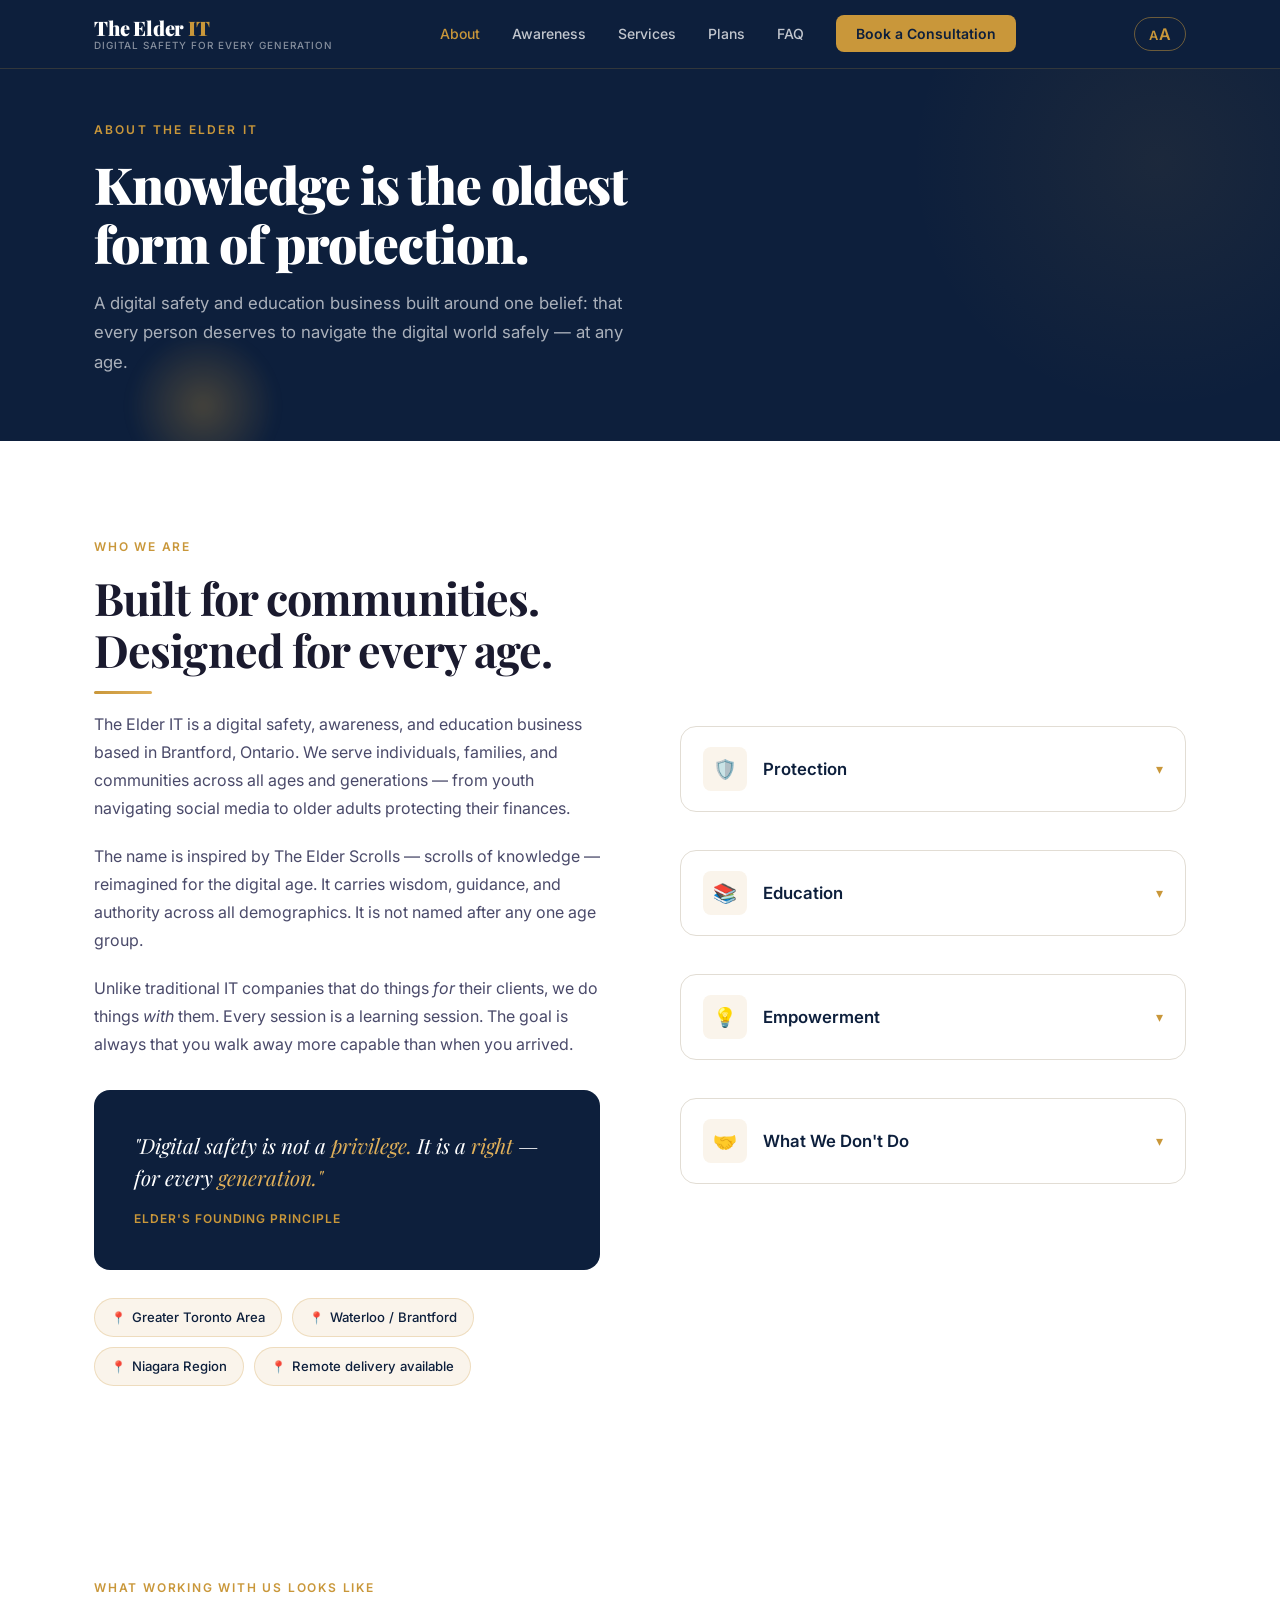
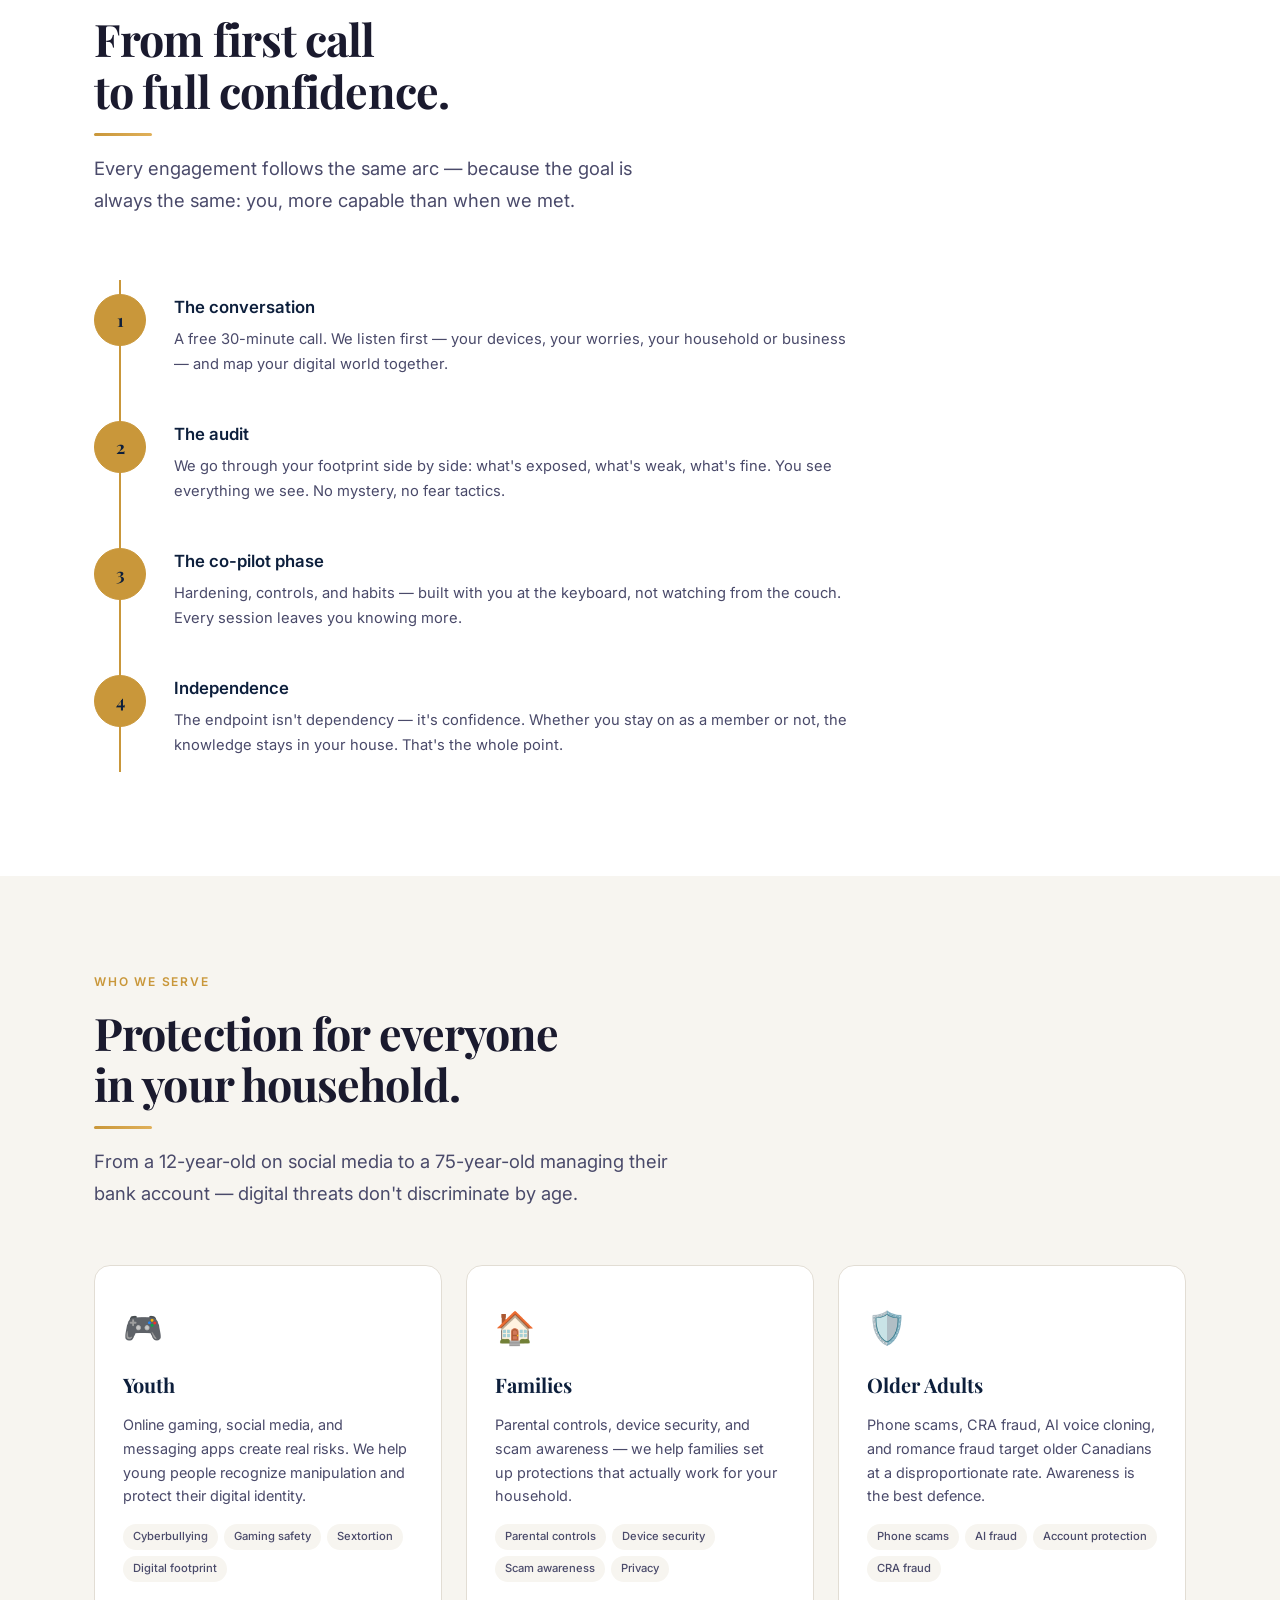
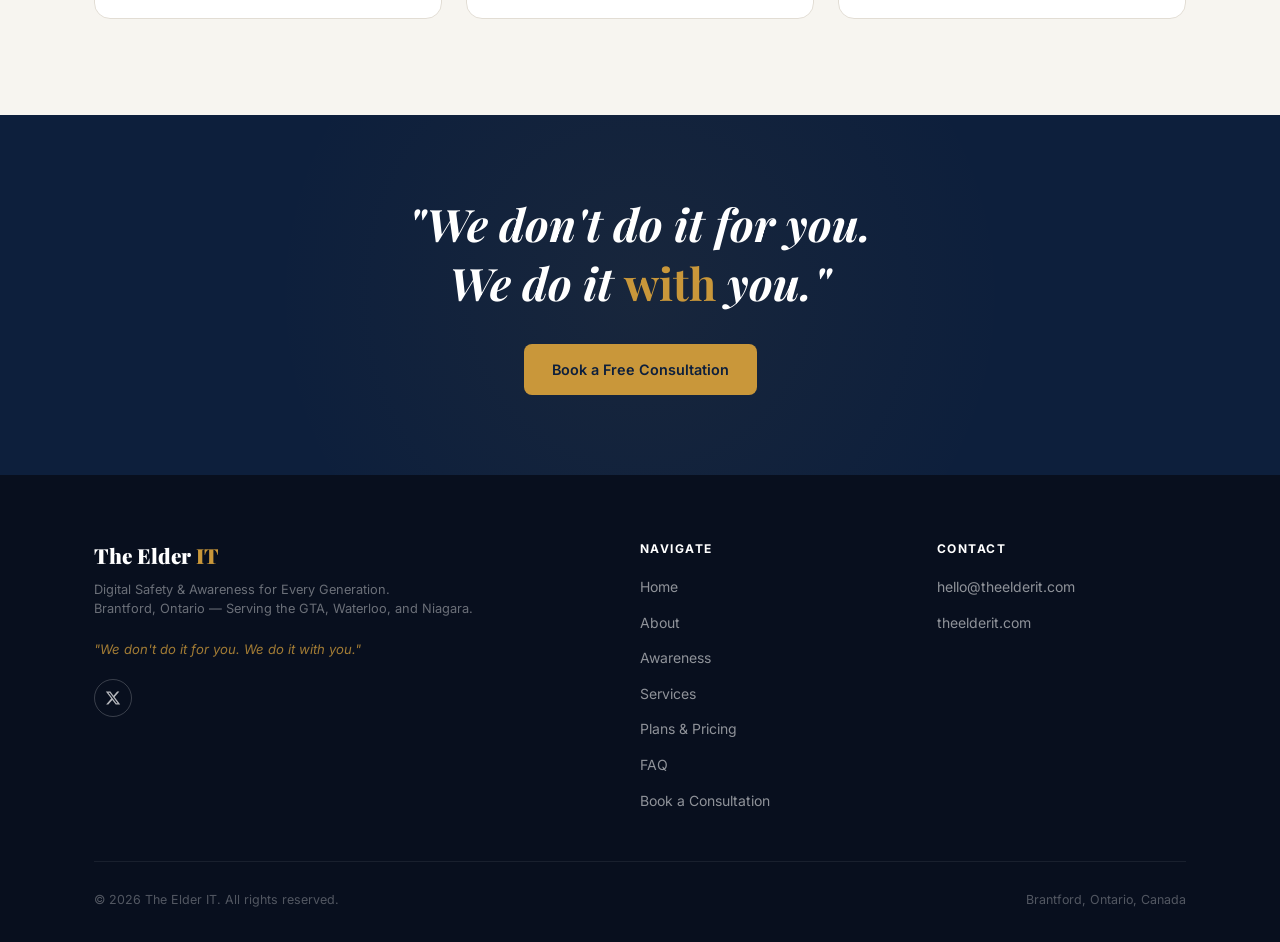
<file: about.html>
<!DOCTYPE html>
<html lang="en">
<head>
  <meta charset="UTF-8" />
  <meta name="viewport" content="width=device-width, initial-scale=1.0" />
  <meta name="description" content="About — Who We Are and What We Stand For | The Elder IT" />
  <meta name="theme-color" content="#0D1F3C" />
  <title>About — Who We Are and What We Stand For — The Elder IT</title>
  <link rel="icon" type="image/svg+xml" href="data:image/svg+xml,<svg xmlns='http://www.w3.org/2000/svg' viewBox='0 0 32 32'><rect width='32' height='32' fill='%230D1F3C' rx='6'/><text x='16' y='22' text-anchor='middle' font-size='16' fill='%23C9973A' font-family='serif' font-weight='bold'>E</text></svg>" />
  <style>
/* ============================================
   THE ELDER IT — Main Stylesheet
   Colors: Navy #0D1F3C | Gold #C9973A | White
   ============================================ */

@import url('https://fonts.googleapis.com/css2?family=Playfair+Display:wght@700;900&family=Inter:wght@300;400;500;600&display=swap');

:root {
  --navy: #0D1F3C;
  --navy-light: #152e58;
  --gold: #C9973A;
  --gold-light: #e0b05a;
  --white: #ffffff;
  --off-white: #F7F5F0;
  --text-dark: #1a1a2e;
  --text-mid: #4a4a6a;
  --text-light: #8888aa;
  --border: #e2ddd4;
  --shadow: rgba(13, 31, 60, 0.12);
  --radius: 8px;
  --radius-lg: 16px;
}

*, *::before, *::after {
  box-sizing: border-box;
  margin: 0;
  padding: 0;
}

html {
  scroll-behavior: smooth;
}

body {
  font-family: 'Inter', sans-serif;
  font-weight: 400;
  color: var(--text-dark);
  background: var(--white);
  line-height: 1.6;
  -webkit-font-smoothing: antialiased;
}

/* ── TYPOGRAPHY ── */
h1, h2, h3 {
  font-family: 'Playfair Display', serif;
  line-height: 1.15;
  letter-spacing: -0.02em;
}

h1 { font-size: clamp(2.4rem, 5vw, 4rem); font-weight: 900; }
h2 { font-size: clamp(1.8rem, 3.5vw, 2.8rem); font-weight: 700; }
h3 { font-size: clamp(1.2rem, 2vw, 1.5rem); font-weight: 700; }

p { line-height: 1.75; color: var(--text-mid); }

a { color: inherit; text-decoration: none; }

/* ── LAYOUT ── */
.container {
  max-width: 1140px;
  margin: 0 auto;
  padding: 0 24px;
}

.section {
  padding: 96px 0;
}

.section--alt {
  background: var(--off-white);
}

.section--dark {
  background: var(--navy);
  color: var(--white);
}

.section__eyebrow {
  font-family: 'Inter', sans-serif;
  font-size: 0.75rem;
  font-weight: 600;
  letter-spacing: 0.15em;
  text-transform: uppercase;
  color: var(--gold);
  margin-bottom: 16px;
  display: block;
}

.section__heading {
  margin-bottom: 16px;
}

.section__subheading {
  font-size: 1.15rem;
  color: var(--text-mid);
  max-width: 600px;
  margin-bottom: 56px;
}

.section--dark .section__subheading {
  color: rgba(255,255,255,0.7);
}

.section--dark h2 {
  color: var(--white);
}

/* ── NAV ── */
.nav {
  position: fixed;
  top: 0;
  left: 0;
  right: 0;
  z-index: 100;
  background: var(--navy);
  border-bottom: 1px solid rgba(201, 151, 58, 0.2);
  transition: box-shadow 0.3s;
}

.nav.scrolled {
  box-shadow: 0 4px 24px rgba(13,31,60,0.35);
}

.nav__inner {
  display: flex;
  align-items: center;
  justify-content: space-between;
  height: 68px;
  padding: 0 24px;
  max-width: 1140px;
  margin: 0 auto;
}

.nav__logo {
  display: flex;
  flex-direction: column;
  line-height: 1;
}

.nav__logo-name {
  font-family: 'Playfair Display', serif;
  font-size: 1.25rem;
  font-weight: 900;
  color: var(--white);
  letter-spacing: -0.01em;
}

.nav__logo-name span {
  color: var(--gold);
}

.nav__logo-tagline {
  font-size: 0.62rem;
  font-weight: 500;
  letter-spacing: 0.1em;
  text-transform: uppercase;
  color: rgba(255,255,255,0.5);
  margin-top: 3px;
}

.nav__links {
  display: flex;
  align-items: center;
  gap: 32px;
  list-style: none;
}

.nav__links a {
  font-size: 0.875rem;
  font-weight: 500;
  color: rgba(255,255,255,0.75);
  transition: color 0.2s;
}

.nav__links a:hover {
  color: var(--gold);
}

.nav__cta {
  background: var(--gold);
  color: var(--navy) !important;
  padding: 10px 20px;
  border-radius: var(--radius);
  font-weight: 600 !important;
  transition: background 0.2s !important;
}

.nav__cta:hover {
  background: var(--gold-light) !important;
  color: var(--navy) !important;
}

.nav__hamburger {
  display: none;
  flex-direction: column;
  gap: 5px;
  cursor: pointer;
  background: none;
  border: none;
  padding: 4px;
}

.nav__hamburger span {
  display: block;
  width: 24px;
  height: 2px;
  background: var(--white);
  border-radius: 2px;
  transition: all 0.3s;
}

/* ── HERO ── */
.hero {
  background: var(--navy);
  min-height: 100vh;
  display: flex;
  align-items: center;
  padding-top: 68px;
  position: relative;
  overflow: hidden;
}

.hero::before {
  content: '';
  position: absolute;
  top: -20%;
  right: -10%;
  width: 600px;
  height: 600px;
  background: radial-gradient(circle, rgba(201,151,58,0.08) 0%, transparent 70%);
  pointer-events: none;
}

.hero::after {
  content: '';
  position: absolute;
  bottom: -10%;
  left: -5%;
  width: 400px;
  height: 400px;
  background: radial-gradient(circle, rgba(201,151,58,0.05) 0%, transparent 70%);
  pointer-events: none;
}

.hero__inner {
  display: grid;
  grid-template-columns: 1fr 1fr;
  gap: 80px;
  align-items: center;
  padding: 80px 24px;
  max-width: 1140px;
  margin: 0 auto;
  width: 100%;
}

.hero__scroll-line {
  display: block;
  width: 1px;
  height: 48px;
  background: linear-gradient(to bottom, var(--gold), transparent);
  margin-bottom: 24px;
}

.hero__eyebrow {
  font-size: 0.75rem;
  font-weight: 600;
  letter-spacing: 0.18em;
  text-transform: uppercase;
  color: var(--gold);
  margin-bottom: 20px;
  display: block;
}

.hero__heading {
  color: var(--white);
  margin-bottom: 24px;
}

.hero__heading em {
  font-style: normal;
  color: var(--gold);
}

.hero__body {
  font-size: 1.1rem;
  color: rgba(255,255,255,0.65);
  margin-bottom: 40px;
  max-width: 480px;
}

.hero__actions {
  display: flex;
  gap: 16px;
  flex-wrap: wrap;
}

.hero__stats {
  display: grid;
  grid-template-columns: 1fr 1fr;
  gap: 20px;
}

.hero__stat {
  background: rgba(255,255,255,0.04);
  border: 1px solid rgba(201,151,58,0.2);
  border-radius: var(--radius-lg);
  padding: 28px 24px;
  position: relative;
  overflow: hidden;
}

.hero__stat::before {
  content: '';
  position: absolute;
  top: 0;
  left: 0;
  right: 0;
  height: 2px;
  background: linear-gradient(to right, var(--gold), transparent);
}

.hero__stat-number {
  font-family: 'Playfair Display', serif;
  font-size: 2.2rem;
  font-weight: 900;
  color: var(--gold);
  line-height: 1;
  margin-bottom: 8px;
}

.hero__stat-label {
  font-size: 0.8rem;
  color: rgba(255,255,255,0.55);
  line-height: 1.4;
}

.hero__stat-source {
  font-size: 0.65rem;
  color: rgba(255,255,255,0.3);
  margin-top: 6px;
  font-style: italic;
}

/* ── BUTTONS ── */
.btn {
  display: inline-flex;
  align-items: center;
  gap: 8px;
  padding: 14px 28px;
  border-radius: var(--radius);
  font-family: 'Inter', sans-serif;
  font-size: 0.9rem;
  font-weight: 600;
  cursor: pointer;
  transition: all 0.2s;
  border: none;
  text-decoration: none;
}

.btn--primary {
  background: var(--gold);
  color: var(--navy);
}

.btn--primary:hover {
  background: var(--gold-light);
  transform: translateY(-1px);
  box-shadow: 0 8px 24px rgba(201,151,58,0.3);
}

.btn--outline {
  background: transparent;
  color: var(--white);
  border: 1px solid rgba(255,255,255,0.3);
}

.btn--outline:hover {
  border-color: var(--gold);
  color: var(--gold);
}

.btn--navy {
  background: var(--navy);
  color: var(--white);
}

.btn--navy:hover {
  background: var(--navy-light);
  transform: translateY(-1px);
}

/* ── AUDIENCE CARDS ── */
.audience-grid {
  display: grid;
  grid-template-columns: repeat(3, 1fr);
  gap: 24px;
}

.audience-card {
  background: var(--white);
  border: 1px solid var(--border);
  border-radius: var(--radius-lg);
  padding: 36px 28px;
  transition: all 0.25s;
  position: relative;
  overflow: hidden;
}

.audience-card::after {
  content: '';
  position: absolute;
  bottom: 0;
  left: 0;
  right: 0;
  height: 3px;
  background: var(--gold);
  transform: scaleX(0);
  transition: transform 0.25s;
  transform-origin: left;
}

.audience-card:hover {
  border-color: var(--gold);
  box-shadow: 0 12px 40px var(--shadow);
  transform: translateY(-4px);
}

.audience-card:hover::after {
  transform: scaleX(1);
}

.audience-card__icon {
  font-size: 2rem;
  margin-bottom: 16px;
  display: block;
}

.audience-card__title {
  font-family: 'Playfair Display', serif;
  font-size: 1.25rem;
  font-weight: 700;
  color: var(--navy);
  margin-bottom: 12px;
}

.audience-card__body {
  font-size: 0.9rem;
  color: var(--text-mid);
  line-height: 1.65;
}

.audience-card__tags {
  display: flex;
  flex-wrap: wrap;
  gap: 6px;
  margin-top: 16px;
}

.tag {
  font-size: 0.7rem;
  font-weight: 500;
  padding: 4px 10px;
  background: var(--off-white);
  border-radius: 100px;
  color: var(--text-mid);
}

/* ── THREAT SECTION ── */
.threat-grid {
  display: grid;
  grid-template-columns: repeat(3, 1fr);
  gap: 20px;
}

.threat-card {
  background: rgba(255,255,255,0.04);
  border: 1px solid rgba(255,255,255,0.08);
  border-radius: var(--radius-lg);
  padding: 28px 24px;
  transition: border-color 0.2s;
}

.threat-card:hover {
  border-color: rgba(201,151,58,0.4);
}

.threat-card__icon {
  font-size: 1.5rem;
  margin-bottom: 14px;
  display: block;
}

.threat-card__title {
  font-size: 1rem;
  font-weight: 600;
  color: var(--white);
  margin-bottom: 8px;
}

.threat-card__body {
  font-size: 0.85rem;
  color: rgba(255,255,255,0.55);
  line-height: 1.6;
}

.threat-tabs {
  display: flex;
  gap: 8px;
  margin-bottom: 40px;
}

.threat-tab {
  padding: 10px 24px;
  border-radius: 100px;
  font-size: 0.875rem;
  font-weight: 600;
  cursor: pointer;
  border: 1px solid rgba(255,255,255,0.2);
  background: transparent;
  color: rgba(255,255,255,0.6);
  transition: all 0.2s;
  font-family: 'Inter', sans-serif;
}

.threat-tab.active,
.threat-tab:hover {
  background: var(--gold);
  border-color: var(--gold);
  color: var(--navy);
}

.threat-panel { display: none; }
.threat-panel.active { display: grid; grid-template-columns: repeat(3, 1fr); gap: 20px; }

/* ── WARNING SIGNS ── */
.warning-list {
  display: flex;
  flex-direction: column;
  gap: 0;
  border: 1px solid var(--border);
  border-radius: var(--radius-lg);
  overflow: hidden;
  background: var(--white);
}

.warning-item {
  display: grid;
  grid-template-columns: 60px 1fr;
  align-items: center;
  gap: 24px;
  padding: 24px 28px;
  border-bottom: 1px solid var(--border);
  transition: background 0.2s;
}

.warning-item:last-child { border-bottom: none; }

.warning-item:hover {
  background: rgba(201,151,58,0.06);
}

.warning-item__number {
  font-family: 'Playfair Display', serif;
  font-size: 2rem;
  font-weight: 900;
  color: var(--gold);
  opacity: 0.6;
  line-height: 1;
}

.warning-item__title {
  font-size: 1rem;
  font-weight: 700;
  color: var(--navy);
  margin-bottom: 4px;
}

.warning-item__body {
  font-size: 0.875rem;
  color: var(--text-mid);
  line-height: 1.6;
}

/* ── SERVICES ── */
.services-grid {
  display: grid;
  grid-template-columns: repeat(2, 1fr);
  gap: 24px;
}

.service-card {
  background: var(--white);
  border: 1px solid var(--border);
  border-radius: var(--radius-lg);
  padding: 32px 28px;
  transition: all 0.25s;
}

.service-card:hover {
  box-shadow: 0 12px 40px var(--shadow);
  border-color: rgba(201,151,58,0.4);
}

.service-card__icon {
  font-size: 1.75rem;
  margin-bottom: 16px;
  display: block;
}

.service-card__title {
  font-family: 'Playfair Display', serif;
  font-size: 1.2rem;
  font-weight: 700;
  color: var(--navy);
  margin-bottom: 10px;
}

.service-card__body {
  font-size: 0.875rem;
  color: var(--text-mid);
  line-height: 1.65;
}

/* ── PLANS ── */
.plans-grid {
  display: grid;
  grid-template-columns: repeat(4, 1fr);
  gap: 20px;
  align-items: start;
}

.plan-card {
  background: var(--white);
  border: 1px solid var(--border);
  border-radius: var(--radius-lg);
  padding: 32px 24px;
  position: relative;
  transition: all 0.25s;
}

.plan-card:hover {
  box-shadow: 0 16px 48px var(--shadow);
  transform: translateY(-4px);
}

.plan-card--featured {
  border: 2px solid var(--gold);
  background: var(--navy);
  color: var(--white);
}

.plan-card--featured .plan-card__price,
.plan-card--featured .plan-card__name {
  color: var(--white);
}

.plan-card--featured .plan-card__feature {
  color: rgba(255,255,255,0.75);
  border-color: rgba(255,255,255,0.1);
}

.plan-card--featured .plan-card__feature::before {
  color: var(--gold);
}

.plan-badge {
  position: absolute;
  top: -12px;
  left: 50%;
  transform: translateX(-50%);
  background: var(--gold);
  color: var(--navy);
  font-size: 0.7rem;
  font-weight: 700;
  letter-spacing: 0.1em;
  text-transform: uppercase;
  padding: 4px 14px;
  border-radius: 100px;
  white-space: nowrap;
}

.plan-card__name {
  font-family: 'Playfair Display', serif;
  font-size: 1.15rem;
  font-weight: 700;
  color: var(--navy);
  margin-bottom: 8px;
}

.plan-card__price {
  font-family: 'Playfair Display', serif;
  font-size: 2.2rem;
  font-weight: 900;
  color: var(--navy);
  line-height: 1;
  margin-bottom: 4px;
}

.plan-card__price span {
  font-size: 1rem;
  font-weight: 400;
  font-family: 'Inter', sans-serif;
  color: var(--text-light);
}

.plan-card__hst {
  font-size: 0.72rem;
  color: var(--text-light);
  margin-bottom: 20px;
}

.plan-card--featured .plan-card__hst {
  color: rgba(255,255,255,0.4);
}

.plan-card__divider {
  height: 1px;
  background: var(--border);
  margin: 16px 0;
}

.plan-card--featured .plan-card__divider {
  background: rgba(255,255,255,0.1);
}

.plan-card__features {
  list-style: none;
  display: flex;
  flex-direction: column;
  gap: 10px;
  margin-bottom: 24px;
}

.plan-card__feature {
  font-size: 0.82rem;
  color: var(--text-mid);
  padding-left: 20px;
  position: relative;
  border-bottom: 1px solid var(--border);
  padding-bottom: 10px;
  line-height: 1.4;
}

.plan-card__feature:last-child {
  border-bottom: none;
  padding-bottom: 0;
}

.plan-card__feature::before {
  content: '✓';
  position: absolute;
  left: 0;
  color: var(--gold);
  font-weight: 700;
  font-size: 0.75rem;
}

.plan-card .btn {
  width: 100%;
  justify-content: center;
}

/* ── FAQ ── */
.faq-list {
  max-width: 760px;
  margin: 0 auto;
}

.faq-item {
  border-bottom: 1px solid var(--border);
}

.faq-question {
  width: 100%;
  background: none;
  border: none;
  text-align: left;
  padding: 24px 0;
  font-family: 'Inter', sans-serif;
  font-size: 1rem;
  font-weight: 600;
  color: var(--navy);
  cursor: pointer;
  display: flex;
  justify-content: space-between;
  align-items: center;
  gap: 16px;
  transition: color 0.2s;
}

.faq-question:hover {
  color: var(--gold);
}

.faq-question svg {
  flex-shrink: 0;
  transition: transform 0.25s;
  color: var(--gold);
}

.faq-item.open .faq-question svg {
  transform: rotate(45deg);
}

.faq-answer {
  max-height: 0;
  overflow: hidden;
  transition: max-height 0.35s ease, padding 0.2s;
}

.faq-item.open .faq-answer {
  max-height: 400px;
  padding-bottom: 24px;
}

.faq-answer p {
  font-size: 0.95rem;
  color: var(--text-mid);
  line-height: 1.75;
}

/* ── CONTACT / BOOKING ── */
.contact-grid {
  display: grid;
  grid-template-columns: 1fr 1.5fr;
  gap: 64px;
  align-items: start;
}

.contact-info__item {
  display: flex;
  align-items: flex-start;
  gap: 16px;
  margin-bottom: 28px;
}

.contact-info__icon {
  width: 44px;
  height: 44px;
  background: rgba(201,151,58,0.1);
  border-radius: var(--radius);
  display: flex;
  align-items: center;
  justify-content: center;
  font-size: 1.1rem;
  flex-shrink: 0;
  color: var(--gold);
}

.contact-info__label {
  font-size: 0.75rem;
  font-weight: 600;
  text-transform: uppercase;
  letter-spacing: 0.1em;
  color: var(--gold);
  margin-bottom: 4px;
}

.contact-info__value {
  font-size: 0.95rem;
  color: var(--text-mid);
}

.contact-info__value a {
  color: var(--navy);
  font-weight: 500;
  transition: color 0.2s;
}

.contact-info__value a:hover {
  color: var(--gold);
}

.booking-form {
  background: var(--white);
  border: 1px solid var(--border);
  border-radius: var(--radius-lg);
  padding: 40px;
}

.form-group {
  margin-bottom: 20px;
}

.form-label {
  display: block;
  font-size: 0.82rem;
  font-weight: 600;
  color: var(--navy);
  margin-bottom: 8px;
  letter-spacing: 0.02em;
}

.form-input,
.form-select,
.form-textarea {
  width: 100%;
  padding: 12px 16px;
  border: 1px solid var(--border);
  border-radius: var(--radius);
  font-family: 'Inter', sans-serif;
  font-size: 0.9rem;
  color: var(--text-dark);
  background: var(--white);
  transition: border-color 0.2s, box-shadow 0.2s;
  appearance: none;
}

.form-input:focus,
.form-select:focus,
.form-textarea:focus {
  outline: none;
  border-color: var(--gold);
  box-shadow: 0 0 0 3px rgba(201,151,58,0.12);
}

.form-input::placeholder,
.form-textarea::placeholder {
  color: var(--text-light);
}

.form-textarea {
  resize: vertical;
  min-height: 100px;
}

.form-row {
  display: grid;
  grid-template-columns: 1fr 1fr;
  gap: 16px;
}

.form-note {
  font-size: 0.78rem;
  color: var(--text-light);
  margin-top: 12px;
  text-align: center;
}

.form-success {
  display: none;
  text-align: center;
  padding: 32px;
}

.form-success__icon {
  font-size: 2.5rem;
  margin-bottom: 12px;
}

.form-success__title {
  font-family: 'Playfair Display', serif;
  font-size: 1.4rem;
  color: var(--navy);
  margin-bottom: 8px;
}

.form-success__body {
  font-size: 0.9rem;
  color: var(--text-mid);
}

/* ── MISSION BANNER ── */
.mission-banner {
  background: var(--navy);
  padding: 80px 0;
  text-align: center;
  position: relative;
  overflow: hidden;
}

.mission-banner::before {
  content: '';
  position: absolute;
  top: 50%;
  left: 50%;
  transform: translate(-50%, -50%);
  width: 800px;
  height: 800px;
  background: radial-gradient(circle, rgba(201,151,58,0.06) 0%, transparent 65%);
  pointer-events: none;
}

.mission-banner__quote {
  font-family: 'Playfair Display', serif;
  font-size: clamp(1.6rem, 3.5vw, 2.8rem);
  font-weight: 700;
  font-style: italic;
  color: var(--white);
  max-width: 800px;
  margin: 0 auto 24px;
  line-height: 1.3;
}

.mission-banner__quote em {
  color: var(--gold);
  font-style: normal;
}

.mission-banner__attr {
  font-size: 0.8rem;
  font-weight: 500;
  letter-spacing: 0.12em;
  text-transform: uppercase;
  color: rgba(255,255,255,0.4);
}

/* ── FOOTER ── */
.footer {
  background: #080f1e;
  color: rgba(255,255,255,0.6);
  padding: 64px 0 32px;
}

.footer__grid {
  display: grid;
  grid-template-columns: 2fr 1fr 1fr;
  gap: 48px;
  margin-bottom: 48px;
}

.footer__logo-name {
  font-family: 'Playfair Display', serif;
  font-size: 1.3rem;
  font-weight: 900;
  color: var(--white);
  margin-bottom: 8px;
}

.footer__logo-name span {
  color: var(--gold);
}

.footer__tagline {
  font-size: 0.8rem;
  color: rgba(255,255,255,0.4);
  margin-bottom: 20px;
  line-height: 1.5;
}

.footer__differentiator {
  font-size: 0.82rem;
  font-style: italic;
  color: var(--gold);
  opacity: 0.8;
}

.footer__heading {
  font-size: 0.75rem;
  font-weight: 700;
  letter-spacing: 0.12em;
  text-transform: uppercase;
  color: var(--white);
  margin-bottom: 16px;
}

.footer__links {
  list-style: none;
  display: flex;
  flex-direction: column;
  gap: 10px;
}

.footer__links a {
  font-size: 0.875rem;
  color: rgba(255,255,255,0.55);
  transition: color 0.2s;
}

.footer__links a:hover {
  color: var(--gold);
}

.footer__divider {
  height: 1px;
  background: rgba(255,255,255,0.07);
  margin-bottom: 28px;
}

.footer__bottom {
  display: flex;
  justify-content: space-between;
  align-items: center;
  font-size: 0.78rem;
  color: rgba(255,255,255,0.3);
}

/* ── PROTECTION PLAN ── */
.protection-steps {
  display: grid;
  grid-template-columns: repeat(3, 1fr);
  gap: 32px;
}

.protection-step {
  text-align: center;
  padding: 40px 28px;
  background: var(--off-white);
  border-radius: var(--radius-lg);
  position: relative;
}

.protection-step__number {
  width: 52px;
  height: 52px;
  background: var(--navy);
  color: var(--gold);
  font-family: 'Playfair Display', serif;
  font-size: 1.4rem;
  font-weight: 900;
  border-radius: 50%;
  display: flex;
  align-items: center;
  justify-content: center;
  margin: 0 auto 20px;
}

.protection-step__title {
  font-family: 'Playfair Display', serif;
  font-size: 1.2rem;
  font-weight: 700;
  color: var(--navy);
  margin-bottom: 12px;
}

.protection-step__items {
  list-style: none;
  display: flex;
  flex-direction: column;
  gap: 8px;
  text-align: left;
}

.protection-step__item {
  font-size: 0.85rem;
  color: var(--text-mid);
  padding-left: 16px;
  position: relative;
  line-height: 1.5;
}

.protection-step__item::before {
  content: '→';
  position: absolute;
  left: 0;
  color: var(--gold);
  font-size: 0.75rem;
}

/* ── ABOUT SECTION ── */
.about-grid {
  display: grid;
  grid-template-columns: 1fr 1fr;
  gap: 80px;
  align-items: center;
}

.about-principle {
  background: var(--navy);
  border-radius: var(--radius-lg);
  padding: 40px;
  margin-top: 32px;
}

.about-principle__text {
  font-family: 'Playfair Display', serif;
  font-size: 1.3rem;
  font-style: italic;
  color: var(--white);
  line-height: 1.5;
  margin-bottom: 12px;
}

.about-principle__attr {
  font-size: 0.75rem;
  color: var(--gold);
  font-weight: 600;
  letter-spacing: 0.08em;
  text-transform: uppercase;
}

.about-values {
  display: flex;
  flex-direction: column;
  gap: 24px;
}

.about-value {
  display: flex;
  gap: 20px;
  align-items: flex-start;
}

.about-value__icon {
  width: 48px;
  height: 48px;
  background: rgba(201,151,58,0.1);
  border-radius: var(--radius);
  display: flex;
  align-items: center;
  justify-content: center;
  font-size: 1.2rem;
  flex-shrink: 0;
}

.about-value__title {
  font-weight: 700;
  color: var(--navy);
  margin-bottom: 4px;
  font-size: 1rem;
}

.about-value__body {
  font-size: 0.875rem;
  color: var(--text-mid);
  line-height: 1.65;
}

/* ── REGION PILLS ── */
.region-pills {
  display: flex;
  flex-wrap: wrap;
  gap: 10px;
  margin-top: 20px;
}

.region-pill {
  display: inline-flex;
  align-items: center;
  gap: 6px;
  background: rgba(201,151,58,0.1);
  border: 1px solid rgba(201,151,58,0.25);
  color: var(--navy);
  font-size: 0.82rem;
  font-weight: 500;
  padding: 8px 16px;
  border-radius: 100px;
}

.region-pill::before {
  content: '📍';
  font-size: 0.75rem;
}

/* ── SCROLL ANIMATIONS ── */
.fade-up {
  opacity: 0;
  transform: translateY(24px);
  transition: opacity 0.6s ease, transform 0.6s ease;
}

.fade-up.visible {
  opacity: 1;
  transform: translateY(0);
}

/* ── MOBILE ── */
@media (max-width: 1024px) {
  .plans-grid {
    grid-template-columns: repeat(2, 1fr);
  }
}

@media (max-width: 900px) {
  .hero__inner {
    grid-template-columns: 1fr;
    gap: 48px;
    padding: 60px 24px;
  }

  .hero__stats {
    grid-template-columns: repeat(2, 1fr);
  }

  .audience-grid {
    grid-template-columns: 1fr 1fr;
  }

  .threat-grid,
  .threat-panel.active {
    grid-template-columns: 1fr 1fr;
  }

  .services-grid {
    grid-template-columns: 1fr;
  }

  .contact-grid {
    grid-template-columns: 1fr;
  }

  .about-grid {
    grid-template-columns: 1fr;
    gap: 40px;
  }

  .protection-steps {
    grid-template-columns: 1fr;
  }

  .footer__grid {
    grid-template-columns: 1fr 1fr;
  }
}

@media (max-width: 640px) {
  .section { padding: 64px 0; }

  .nav__links { display: none; }
  .nav__hamburger { display: flex; }

  .nav__links.mobile-open {
    display: flex;
    flex-direction: column;
    position: fixed;
    top: 68px;
    left: 0;
    right: 0;
    background: var(--navy);
    padding: 24px;
    gap: 20px;
    border-top: 1px solid rgba(201,151,58,0.2);
    z-index: 99;
  }

  .hero__stats {
    grid-template-columns: 1fr 1fr;
  }

  .audience-grid {
    grid-template-columns: 1fr;
  }

  .threat-grid,
  .threat-panel.active {
    grid-template-columns: 1fr;
  }

  .plans-grid {
    grid-template-columns: 1fr;
  }

  .form-row {
    grid-template-columns: 1fr;
  }

  .footer__grid {
    grid-template-columns: 1fr;
  }

  .footer__bottom {
    flex-direction: column;
    gap: 8px;
    text-align: center;
  }

  .booking-form {
    padding: 24px;
  }

  .warning-item {
    grid-template-columns: 40px 1fr;
    gap: 16px;
    padding: 20px;
  }
}

@media (prefers-reduced-motion: reduce) {
  .fade-up { transition: none; opacity: 1; transform: none; }
  * { transition-duration: 0.01ms !important; }
}


/* ── HOMEPAGE SECTION CARDS ── */
.home-sections {
  display: grid;
  grid-template-columns: repeat(3, 1fr);
  gap: 24px;
  margin-top: 56px;
}

.home-card {
  background: var(--white);
  border: 1px solid var(--border);
  border-radius: var(--radius-lg);
  padding: 36px 28px;
  text-decoration: none;
  display: block;
  transition: all 0.25s;
  position: relative;
  overflow: hidden;
}

.home-card::after {
  content: '';
  position: absolute;
  bottom: 0;
  left: 0;
  right: 0;
  height: 3px;
  background: var(--gold);
  transform: scaleX(0);
  transition: transform 0.25s;
  transform-origin: left;
}

.home-card:hover {
  border-color: var(--gold);
  box-shadow: 0 12px 40px var(--shadow);
  transform: translateY(-4px);
}

.home-card:hover::after {
  transform: scaleX(1);
}

.home-card__icon {
  font-size: 2rem;
  margin-bottom: 16px;
  display: block;
}

.home-card__title {
  font-family: 'Playfair Display', serif;
  font-size: 1.25rem;
  font-weight: 700;
  color: var(--navy);
  margin-bottom: 10px;
}

.home-card__body {
  font-size: 0.875rem;
  color: var(--text-mid);
  line-height: 1.65;
  margin-bottom: 20px;
}

.home-card__arrow {
  font-size: 0.82rem;
  font-weight: 600;
  color: var(--gold);
  letter-spacing: 0.05em;
}

/* ── PAGE HEADER ── */
.page-header {
  background: var(--navy);
  padding: 120px 0 64px;
  position: relative;
  overflow: hidden;
}

.page-header::before {
  content: '';
  position: absolute;
  top: -20%;
  right: -10%;
  width: 500px;
  height: 500px;
  background: radial-gradient(circle, rgba(201,151,58,0.08) 0%, transparent 70%);
  pointer-events: none;
}

.page-header__eyebrow {
  font-size: 0.75rem;
  font-weight: 600;
  letter-spacing: 0.18em;
  text-transform: uppercase;
  color: var(--gold);
  margin-bottom: 16px;
  display: block;
}

.page-header__title {
  font-family: 'Playfair Display', serif;
  font-size: clamp(2rem, 4vw, 3.2rem);
  font-weight: 900;
  color: var(--white);
  line-height: 1.15;
  margin-bottom: 16px;
}

.page-header__body {
  font-size: 1.05rem;
  color: rgba(255,255,255,0.65);
  max-width: 560px;
}

/* ── ACTIVE NAV ── */
.nav__links a.active {
  color: var(--gold);
}

@media (max-width: 900px) {
  .home-sections {
    grid-template-columns: repeat(2, 1fr);
  }
}

@media (max-width: 640px) {
  .home-sections {
    grid-template-columns: 1fr;
  }
}
</style>
  <link rel="stylesheet" href="assets/elder.css" />
</head>
<body>
<nav class="nav" role="navigation" aria-label="Main navigation">
  <div class="nav__inner">
    <a href="index.html" class="nav__logo" aria-label="The Elder IT — Home">
      <span class="nav__logo-name">The Elder <span>IT</span></span>
      <span class="nav__logo-tagline">Digital Safety for Every Generation</span>
    </a>
    <ul class="nav__links">
      <li><a href="about.html" class="active">About</a></li>
      <li><a href="awareness.html">Awareness</a></li>
      <li><a href="services.html">Services</a></li>
      <li><a href="plans.html">Plans</a></li>
      <li><a href="faq.html">FAQ</a></li>
      <li><a href="contact.html" class="nav__cta">Book a Consultation</a></li>
    </ul>
    <button class="nav__hamburger" aria-label="Open menu" aria-expanded="false">
      <span></span><span></span><span></span>
    </button>
  </div>
</nav>

<div class="page-header">
  <div class="container">
    <span class="page-header__eyebrow">About The Elder IT</span>
    <h1 class="page-header__title">Knowledge is the oldest<br />form of protection.</h1>
    <p class="page-header__body">A digital safety and education business built around one belief: that every person deserves to navigate the digital world safely — at any age.</p>
  </div>
</div>

<section class="section">
  <div class="container">
    <div class="about-grid">
      <div>
        <span class="section__eyebrow">Who We Are</span>
        <h2 class="section__heading">Built for communities.<br />Designed for every age.</h2>
        <p style="margin-bottom:20px;">The Elder IT is a digital safety, awareness, and education business based in Brantford, Ontario. We serve individuals, families, and communities across all ages and generations — from youth navigating social media to older adults protecting their finances.</p>
        <p style="margin-bottom:20px;">The name is inspired by The Elder Scrolls — scrolls of knowledge — reimagined for the digital age. It carries wisdom, guidance, and authority across all demographics. It is not named after any one age group.</p>
        <p style="margin-bottom:32px;">Unlike traditional IT companies that do things <em>for</em> their clients, we do things <em>with</em> them. Every session is a learning session. The goal is always that you walk away more capable than when you arrived.</p>

        <div class="about-principle">
          <p class="about-principle__text manifesto" data-manifesto="&quot;Digital safety is not a privilege. It is a right — for every generation.&quot;">"Digital safety is not a privilege. It is a right — for every generation."</p>
          <span class="about-principle__attr">Elder's Founding Principle</span>
        </div>

        <div class="region-pills" style="margin-top:28px;">
          <span class="region-pill">Greater Toronto Area</span>
          <span class="region-pill">Waterloo / Brantford</span>
          <span class="region-pill">Niagara Region</span>
          <span class="region-pill">Remote delivery available</span>
        </div>
      </div>

      <div class="about-values">
        <div class="pillar fade-up">
          <button type="button" class="pillar__head" aria-expanded="false">
            <span class="pillar__icon">🛡️</span>
            <span class="pillar__title">Protection</span>
            <span class="pillar__chev" aria-hidden="true">▾</span>
          </button>
          <div class="pillar__panel"><div class="pillar__wrap"><p class="pillar__body">Keeping people safe from digital threats through practical, actionable knowledge — not fear, not jargon, not dependency.</p><p class="pillar__practice">In practice: every engagement starts with a full audit of your real exposure — then we close the gaps together, in plain language.</p></div></div>
        </div>
        <div class="pillar fade-up">
          <button type="button" class="pillar__head" aria-expanded="false">
            <span class="pillar__icon">📚</span>
            <span class="pillar__title">Education</span>
            <span class="pillar__chev" aria-hidden="true">▾</span>
          </button>
          <div class="pillar__panel"><div class="pillar__wrap"><p class="pillar__body">Building genuine knowledge and confidence. We do things with our clients — not for them. Every session is a learning session.</p><p class="pillar__practice">In practice: you are at the keyboard during every session. If we changed a setting and you can’t explain why, we haven’t finished.</p></div></div>
        </div>
        <div class="pillar fade-up">
          <button type="button" class="pillar__head" aria-expanded="false">
            <span class="pillar__icon">💡</span>
            <span class="pillar__title">Empowerment</span>
            <span class="pillar__chev" aria-hidden="true">▾</span>
          </button>
          <div class="pillar__panel"><div class="pillar__wrap"><p class="pillar__body">Giving every person the ability to navigate the digital world on their own terms — from a 12-year-old to a 75-year-old.</p><p class="pillar__practice">In practice: our goal is that you need us less over time — members graduate into confidence, not dependency.</p></div></div>
        </div>
        <div class="pillar fade-up">
          <button type="button" class="pillar__head" aria-expanded="false">
            <span class="pillar__icon">🤝</span>
            <span class="pillar__title">What We Don't Do</span>
            <span class="pillar__chev" aria-hidden="true">▾</span>
          </button>
          <div class="pillar__panel"><div class="pillar__wrap"><p class="pillar__body">We don't sell hardware. We don't fix broken computers. We don't provide legal or financial advice. We keep our focus narrow so it stays sharp.</p><p class="pillar__practice">In practice: if you need something outside our lane, we tell you exactly what to look for — and send you to someone honest.</p></div></div>
        </div>
      </div>
    </div>
  </div>
</section>

<section class="section">
  <div class="container">
    <span class="section__eyebrow">What Working With Us Looks Like</span>
    <h2 class="section__heading">From first call<br />to full confidence.</h2>
    <p class="section__subheading">Every engagement follows the same arc — because the goal is always the same: you, more capable than when we met.</p>
    <div class="journey">
      <div class="journey__step fade-up">
        <div class="journey__dot">1</div>
        <div><div class="journey__title">The conversation</div><p class="journey__body">A free 30-minute call. We listen first — your devices, your worries, your household or business — and map your digital world together.</p></div>
      </div>
      <div class="journey__step fade-up">
        <div class="journey__dot">2</div>
        <div><div class="journey__title">The audit</div><p class="journey__body">We go through your footprint side by side: what's exposed, what's weak, what's fine. You see everything we see. No mystery, no fear tactics.</p></div>
      </div>
      <div class="journey__step fade-up">
        <div class="journey__dot">3</div>
        <div><div class="journey__title">The co-pilot phase</div><p class="journey__body">Hardening, controls, and habits — built with you at the keyboard, not watching from the couch. Every session leaves you knowing more.</p></div>
      </div>
      <div class="journey__step fade-up">
        <div class="journey__dot">4</div>
        <div><div class="journey__title">Independence</div><p class="journey__body">The endpoint isn't dependency — it's confidence. Whether you stay on as a member or not, the knowledge stays in your house. That's the whole point.</p></div>
      </div>
    </div>
  </div>
</section>

<section class="section section--alt">
  <div class="container">
    <span class="section__eyebrow">Who We Serve</span>
    <h2 class="section__heading">Protection for everyone<br />in your household.</h2>
    <p class="section__subheading">From a 12-year-old on social media to a 75-year-old managing their bank account — digital threats don't discriminate by age.</p>
    <div class="audience-grid">
      <div class="audience-card fade-up">
        <span class="audience-card__icon">🎮</span>
        <div class="audience-card__title">Youth</div>
        <p class="audience-card__body">Online gaming, social media, and messaging apps create real risks. We help young people recognize manipulation and protect their digital identity.</p>
        <div class="audience-card__tags">
          <span class="tag">Cyberbullying</span><span class="tag">Gaming safety</span><span class="tag">Sextortion</span><span class="tag">Digital footprint</span>
        </div>
      </div>
      <div class="audience-card fade-up">
        <span class="audience-card__icon">🏠</span>
        <div class="audience-card__title">Families</div>
        <p class="audience-card__body">Parental controls, device security, and scam awareness — we help families set up protections that actually work for your household.</p>
        <div class="audience-card__tags">
          <span class="tag">Parental controls</span><span class="tag">Device security</span><span class="tag">Scam awareness</span><span class="tag">Privacy</span>
        </div>
      </div>
      <div class="audience-card fade-up">
        <span class="audience-card__icon">🛡️</span>
        <div class="audience-card__title">Older Adults</div>
        <p class="audience-card__body">Phone scams, CRA fraud, AI voice cloning, and romance fraud target older Canadians at a disproportionate rate. Awareness is the best defence.</p>
        <div class="audience-card__tags">
          <span class="tag">Phone scams</span><span class="tag">AI fraud</span><span class="tag">Account protection</span><span class="tag">CRA fraud</span>
        </div>
      </div>
    </div>
  </div>
</section>



<div class="mission-banner">
  <div class="container">
    <p class="mission-banner__quote">"We don't do it for you.<br />We do it <em>with</em> you."</p>
    <div style="margin-top:32px;"><a href="contact.html" class="btn btn--primary">Book a Free Consultation</a></div>
  </div>
</div>

<footer class="footer">
  <div class="container">
    <div class="footer__grid">
      <div>
        <div class="footer__logo-name">The Elder <span>IT</span></div>
        <p class="footer__tagline">Digital Safety & Awareness for Every Generation.<br />Brantford, Ontario — Serving the GTA, Waterloo, and Niagara.</p>
        <p class="footer__differentiator">"We don't do it for you. We do it with you."</p>
        <div class="footer__social">
          <a href="https://x.com/theelderit" target="_blank" rel="noopener" aria-label="The Elder IT on X"><svg width="16" height="16" viewBox="0 0 24 24" fill="currentColor" aria-hidden="true"><path d="M18.244 2.25h3.308l-7.227 8.26 8.502 11.24H16.17l-5.214-6.817L4.99 21.75H1.68l7.73-8.835L1.254 2.25H8.08l4.713 6.231zm-1.161 17.52h1.833L7.084 4.126H5.117z"/></svg></a>
        </div>

      </div>
      <div>
        <div class="footer__heading">Navigate</div>
        <ul class="footer__links">
          <li><a href="index.html">Home</a></li>
          <li><a href="about.html">About</a></li>
          <li><a href="awareness.html">Awareness</a></li>
          <li><a href="services.html">Services</a></li>
          <li><a href="plans.html">Plans & Pricing</a></li>
          <li><a href="faq.html">FAQ</a></li>
          <li><a href="contact.html">Book a Consultation</a></li>
        </ul>
      </div>
      <div>
        <div class="footer__heading">Contact</div>
        <ul class="footer__links">
          <li><a href="mailto:hello@theelderit.com">hello@theelderit.com</a></li>
          <li><a href="https://theelderit.com">theelderit.com</a></li>
        </ul>
      </div>
    </div>
    <div class="footer__divider"></div>
    <div class="footer__bottom">
      <span>&copy; 2026 The Elder IT. All rights reserved.</span>
      <span>Brantford, Ontario, Canada</span>
    </div>
  </div>
</footer>
<script>
/* ============================================
   THE ELDER IT — Main JavaScript
   ============================================ */

document.addEventListener('DOMContentLoaded', () => {

  // ── NAV SCROLL ──
  const nav = document.querySelector('.nav');
  window.addEventListener('scroll', () => {
    nav.classList.toggle('scrolled', window.scrollY > 40);
  });

  // ── MOBILE HAMBURGER ──
  const hamburger = document.querySelector('.nav__hamburger');
  const navLinks = document.querySelector('.nav__links');

  if (hamburger) {
    hamburger.addEventListener('click', () => {
      navLinks.classList.toggle('mobile-open');
      const spans = hamburger.querySelectorAll('span');
      spans.forEach(s => s.classList.toggle('open'));
    });

    // Close on link click
    navLinks.querySelectorAll('a').forEach(link => {
      link.addEventListener('click', () => {
        navLinks.classList.remove('mobile-open');
      });
    });
  }

  // ── THREAT TABS ──
  const tabs = document.querySelectorAll('.threat-tab');
  const panels = document.querySelectorAll('.threat-panel');

  tabs.forEach(tab => {
    tab.addEventListener('click', () => {
      tabs.forEach(t => t.classList.remove('active'));
      panels.forEach(p => p.classList.remove('active'));
      tab.classList.add('active');
      const target = tab.dataset.panel;
      const panel = document.getElementById(target);
      if (panel) panel.classList.add('active');
    });
  });

  // ── FAQ ACCORDION ──
  const faqItems = document.querySelectorAll('.faq-item');

  faqItems.forEach(item => {
    const question = item.querySelector('.faq-question');
    question.addEventListener('click', () => {
      const isOpen = item.classList.contains('open');
      // Close all
      faqItems.forEach(i => i.classList.remove('open'));
      // Open clicked if it was closed
      if (!isOpen) item.classList.add('open');
    });
  });

  // ── SCROLL ANIMATIONS ──
  const fadeEls = document.querySelectorAll('.fade-up');
  const observer = new IntersectionObserver((entries) => {
    entries.forEach((entry, i) => {
      if (entry.isIntersecting) {
        setTimeout(() => {
          entry.target.classList.add('visible');
        }, i * 80);
        observer.unobserve(entry.target);
      }
    });
  }, { threshold: 0.1, rootMargin: '0px 0px -40px 0px' });

  fadeEls.forEach(el => observer.observe(el));

  // ── SMOOTH SCROLL for anchor links ──
  document.querySelectorAll('a[href^="#"]').forEach(anchor => {
    anchor.addEventListener('click', (e) => {
      const target = document.querySelector(anchor.getAttribute('href'));
      if (target) {
        e.preventDefault();
        const offset = 80;
        const top = target.getBoundingClientRect().top + window.scrollY - offset;
        window.scrollTo({ top, behavior: 'smooth' });
      }
    });
  });

  // ── BOOKING FORM ──
  const bookingForm = document.getElementById('booking-form');
  if (bookingForm) {
    bookingForm.addEventListener('submit', async (e) => {
      e.preventDefault();
      const btn = bookingForm.querySelector('.btn--submit');
      btn.textContent = 'Sending…';
      btn.disabled = true;

      const formData = new FormData(bookingForm);

      try {
        const response = await fetch(bookingForm.action, {
          method: 'POST',
          body: formData,
          headers: { 'Accept': 'application/json' }
        });

        if (response.ok) {
          bookingForm.style.display = 'none';
          document.getElementById('form-success').style.display = 'block';
        } else {
          btn.textContent = 'Try again';
          btn.disabled = false;
          alert('Something went wrong. Please email us at hello@theelderit.com');
        }
      } catch (err) {
        btn.textContent = 'Try again';
        btn.disabled = false;
        alert('Something went wrong. Please email us at hello@theelderit.com');
      }
    });
  }

  // ── CONTACT FORM ──
  const contactForm = document.getElementById('contact-form');
  if (contactForm) {
    contactForm.addEventListener('submit', async (e) => {
      e.preventDefault();
      const btn = contactForm.querySelector('.btn--submit');
      btn.textContent = 'Sending…';
      btn.disabled = true;

      const formData = new FormData(contactForm);

      try {
        const response = await fetch(contactForm.action, {
          method: 'POST',
          body: formData,
          headers: { 'Accept': 'application/json' }
        });

        if (response.ok) {
          contactForm.style.display = 'none';
          document.getElementById('contact-success').style.display = 'block';
        } else {
          btn.textContent = 'Try again';
          btn.disabled = false;
        }
      } catch (err) {
        btn.textContent = 'Try again';
        btn.disabled = false;
      }
    });
  }

});

</script>
<script src="assets/elder.js" defer></script>
</body>
</html>
</file>
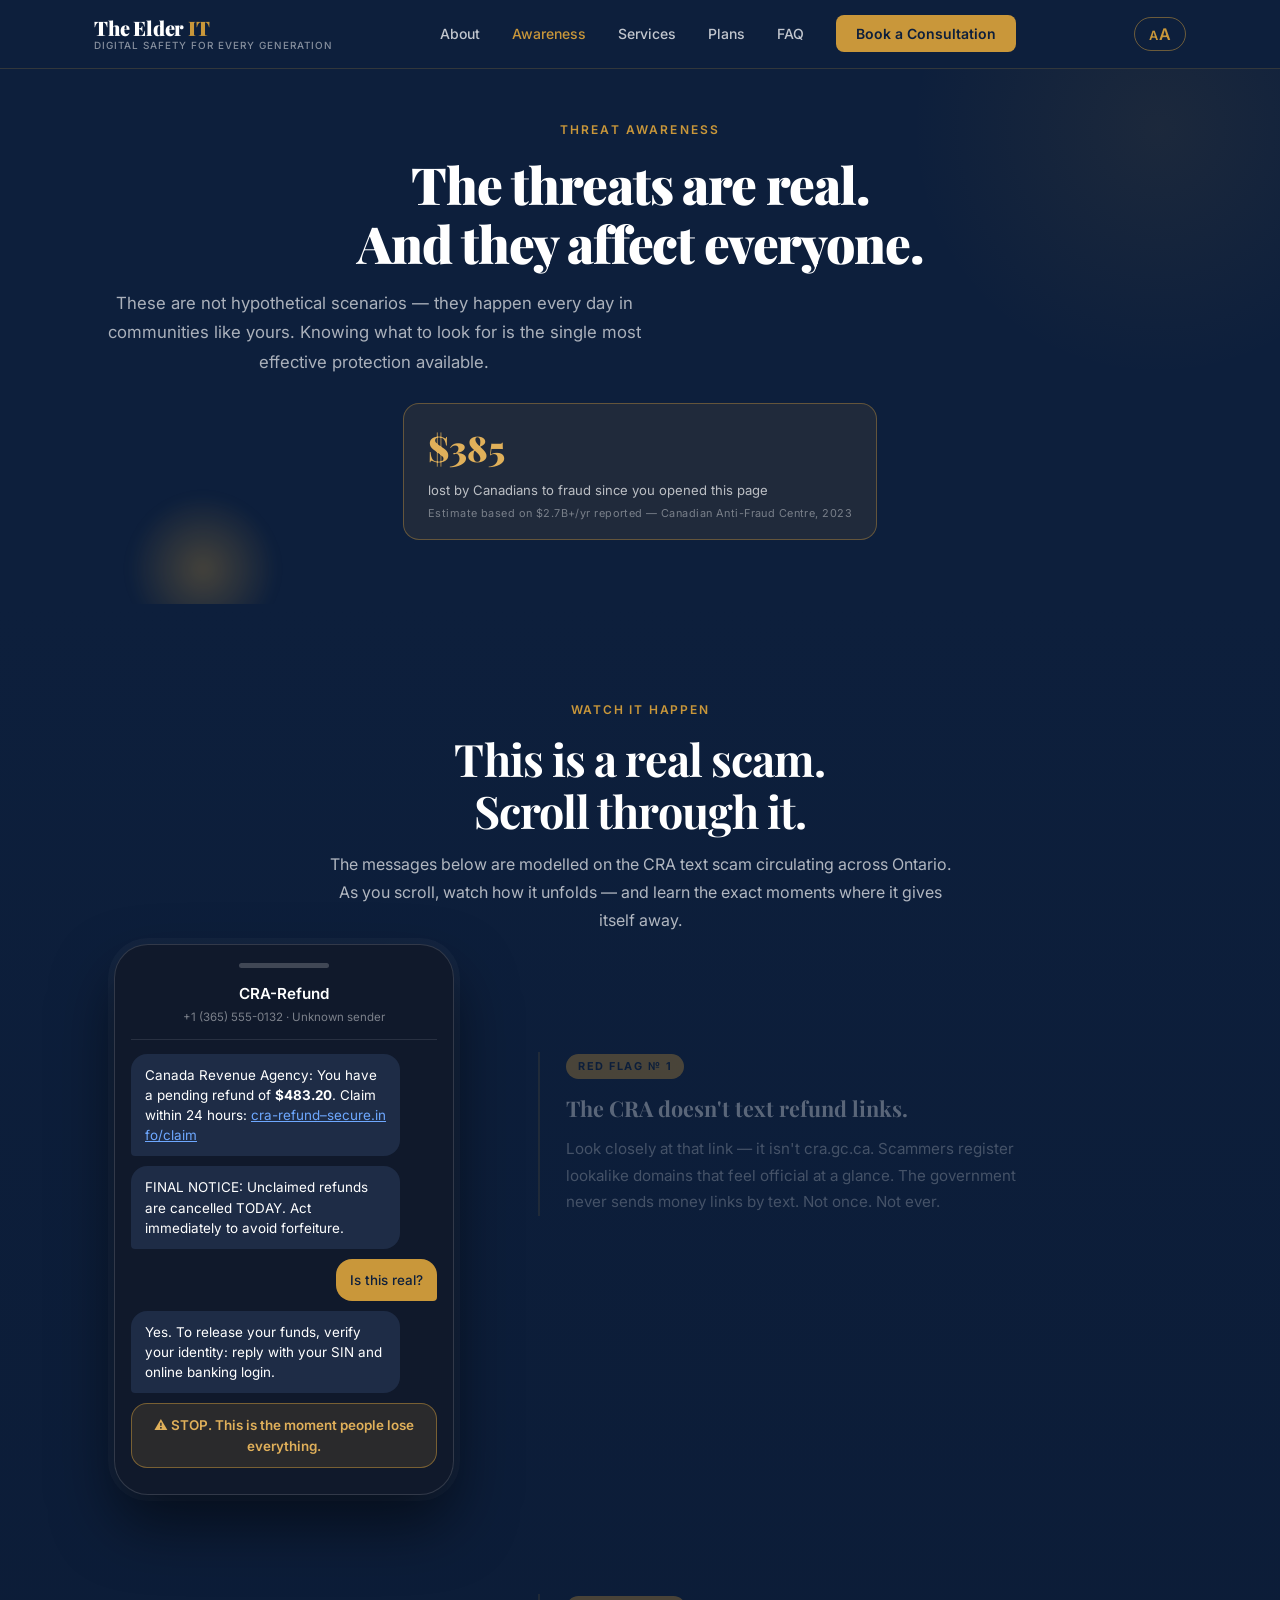
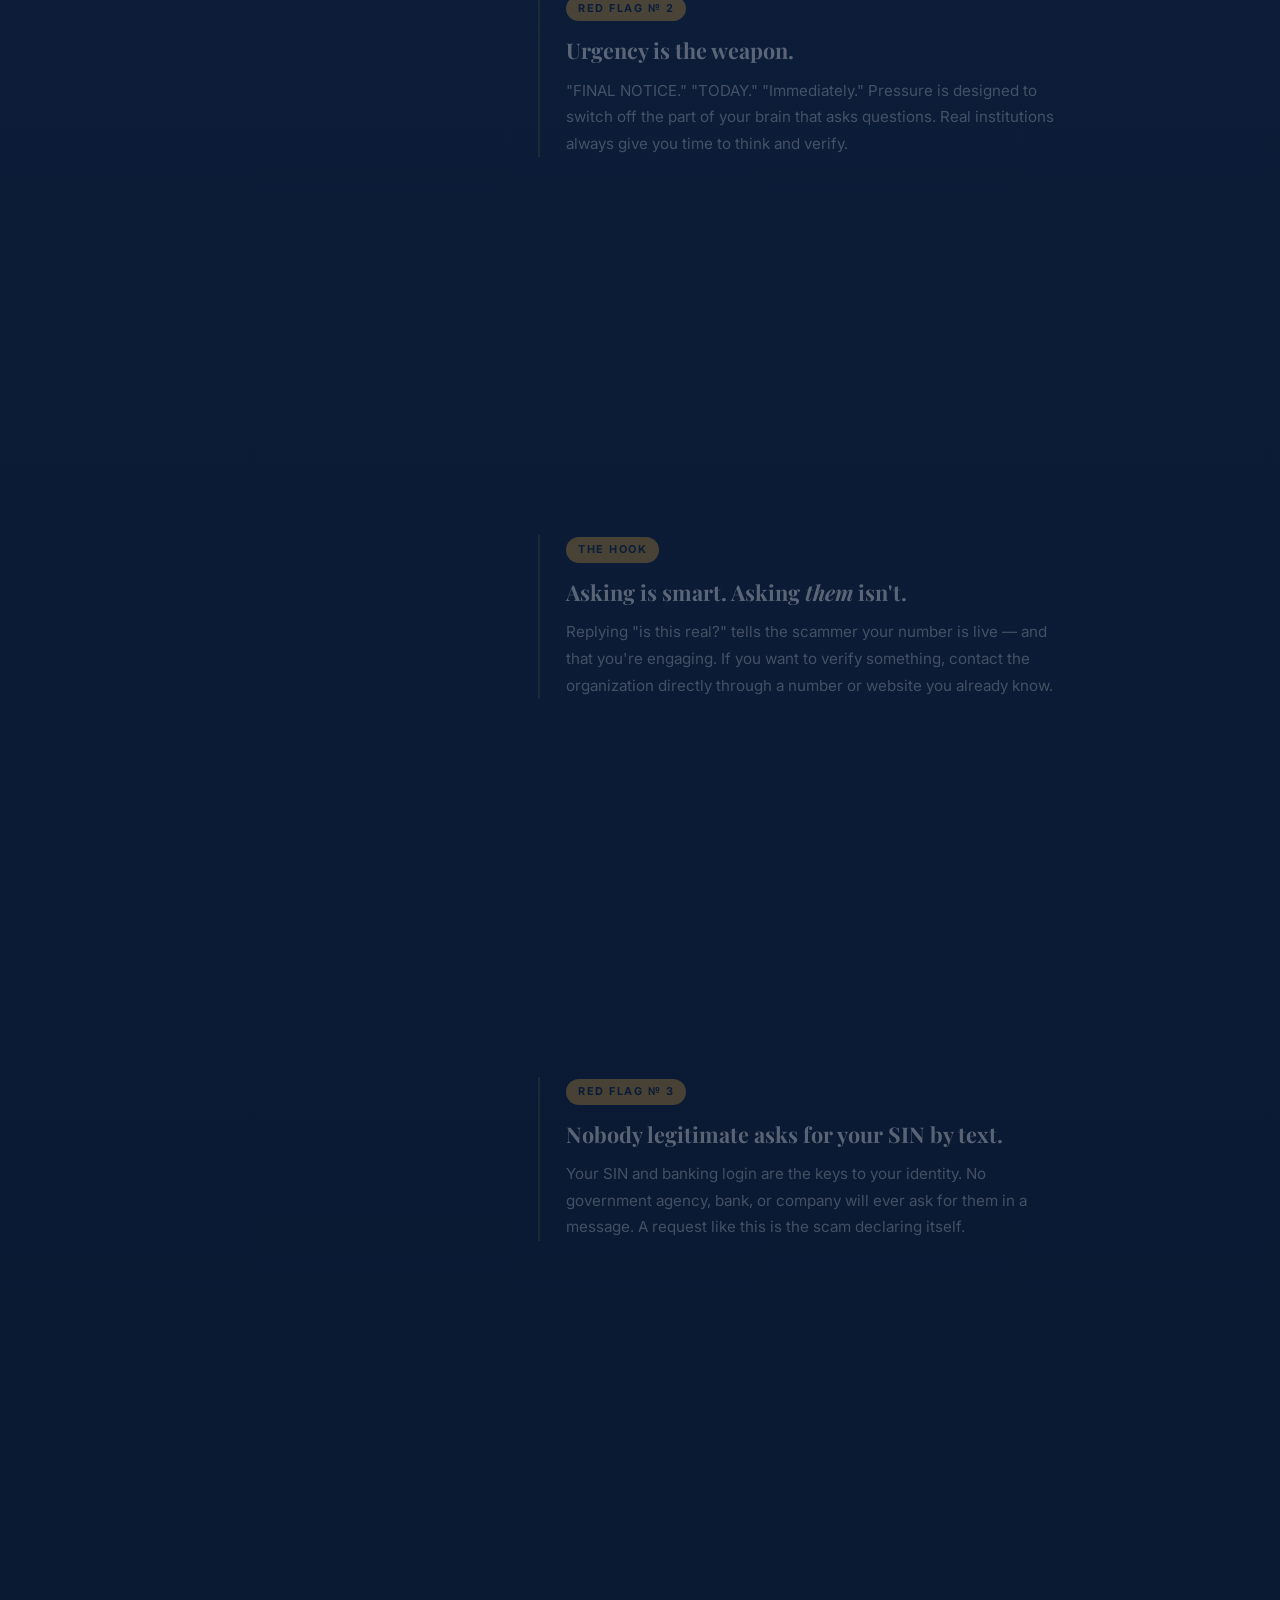
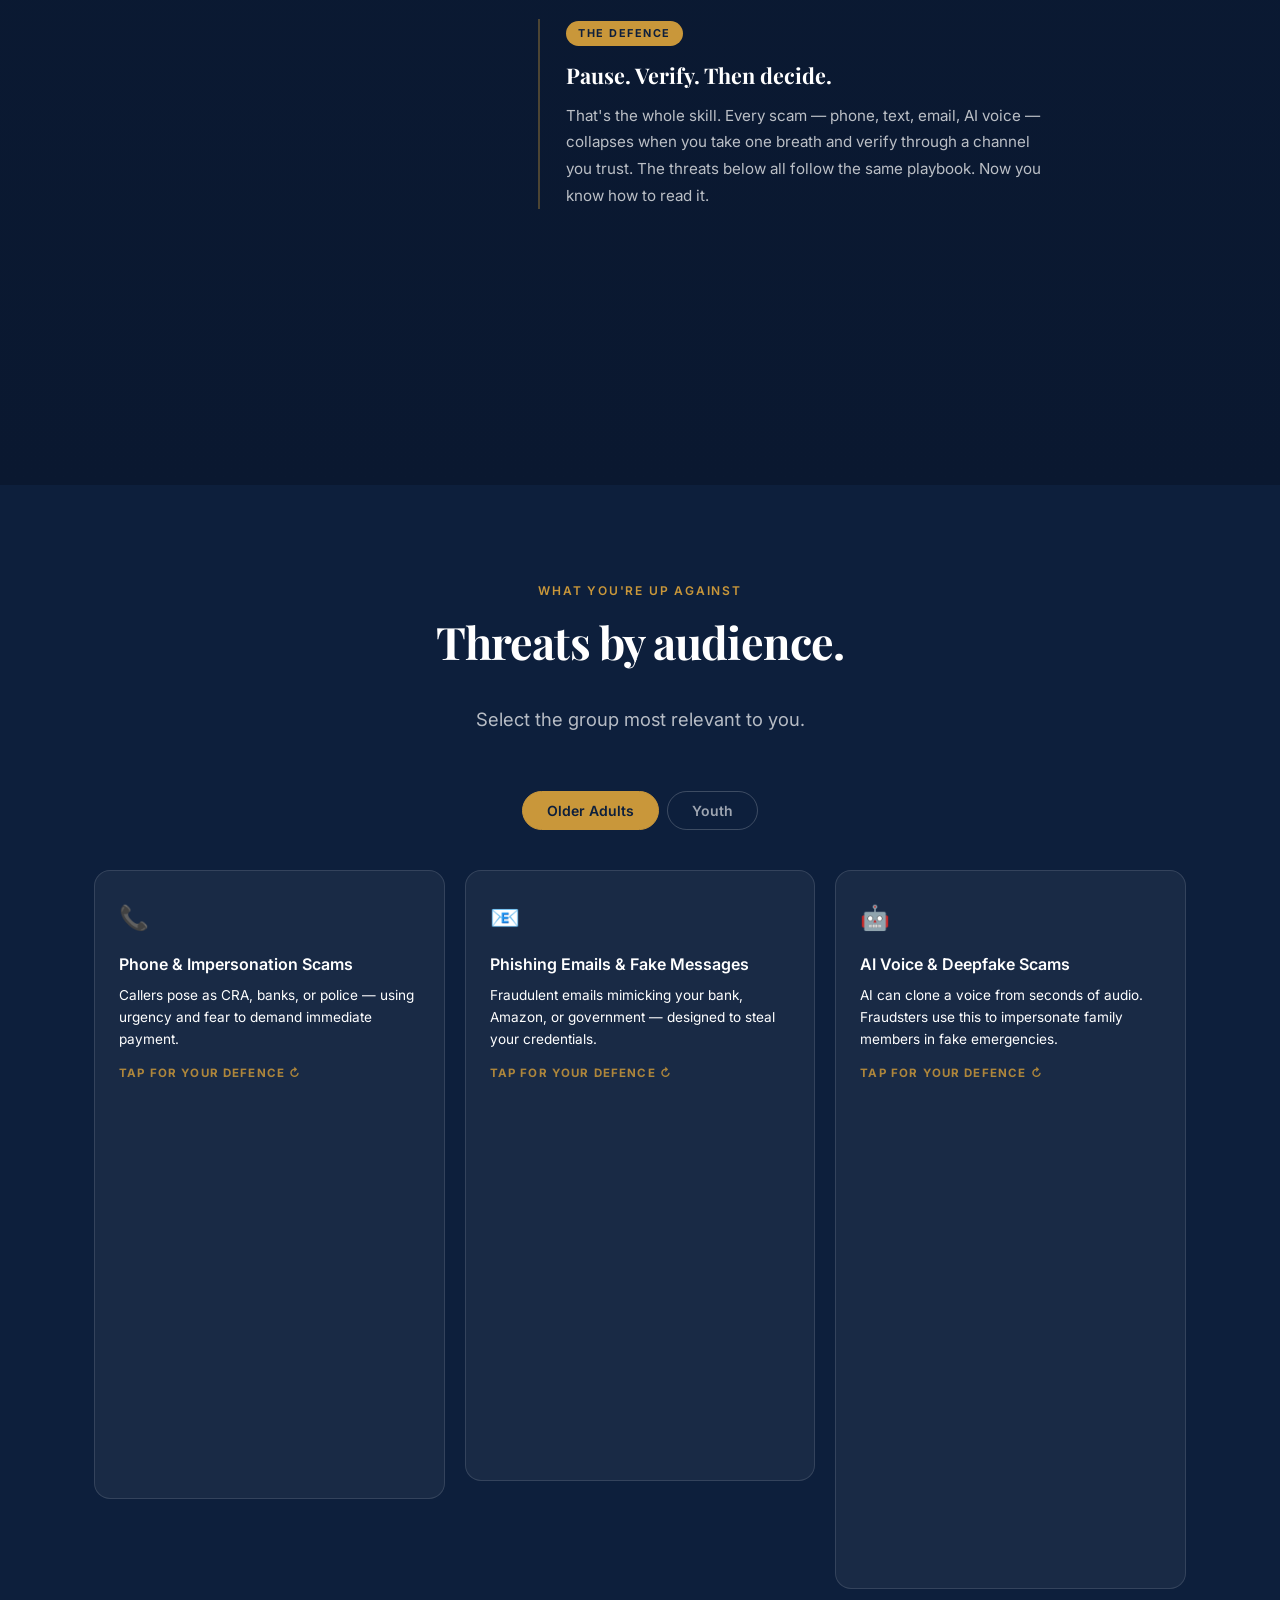
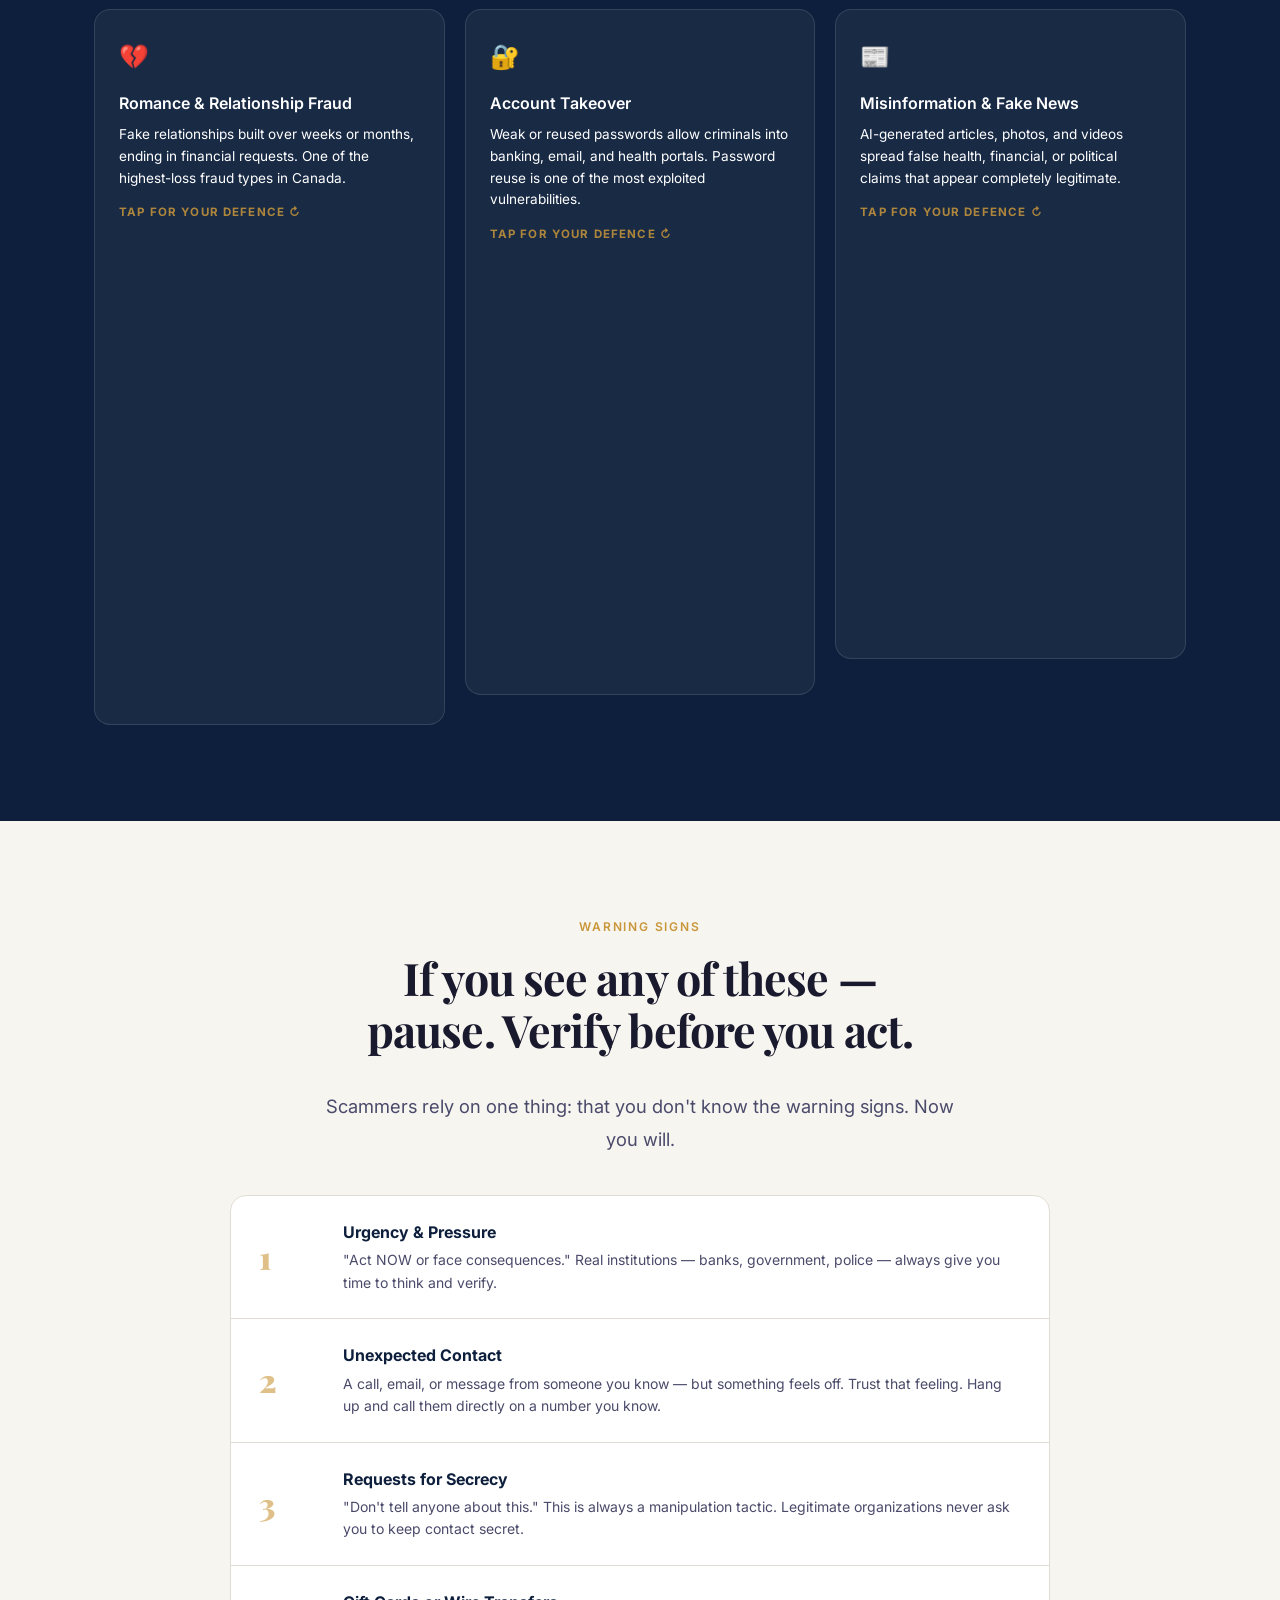
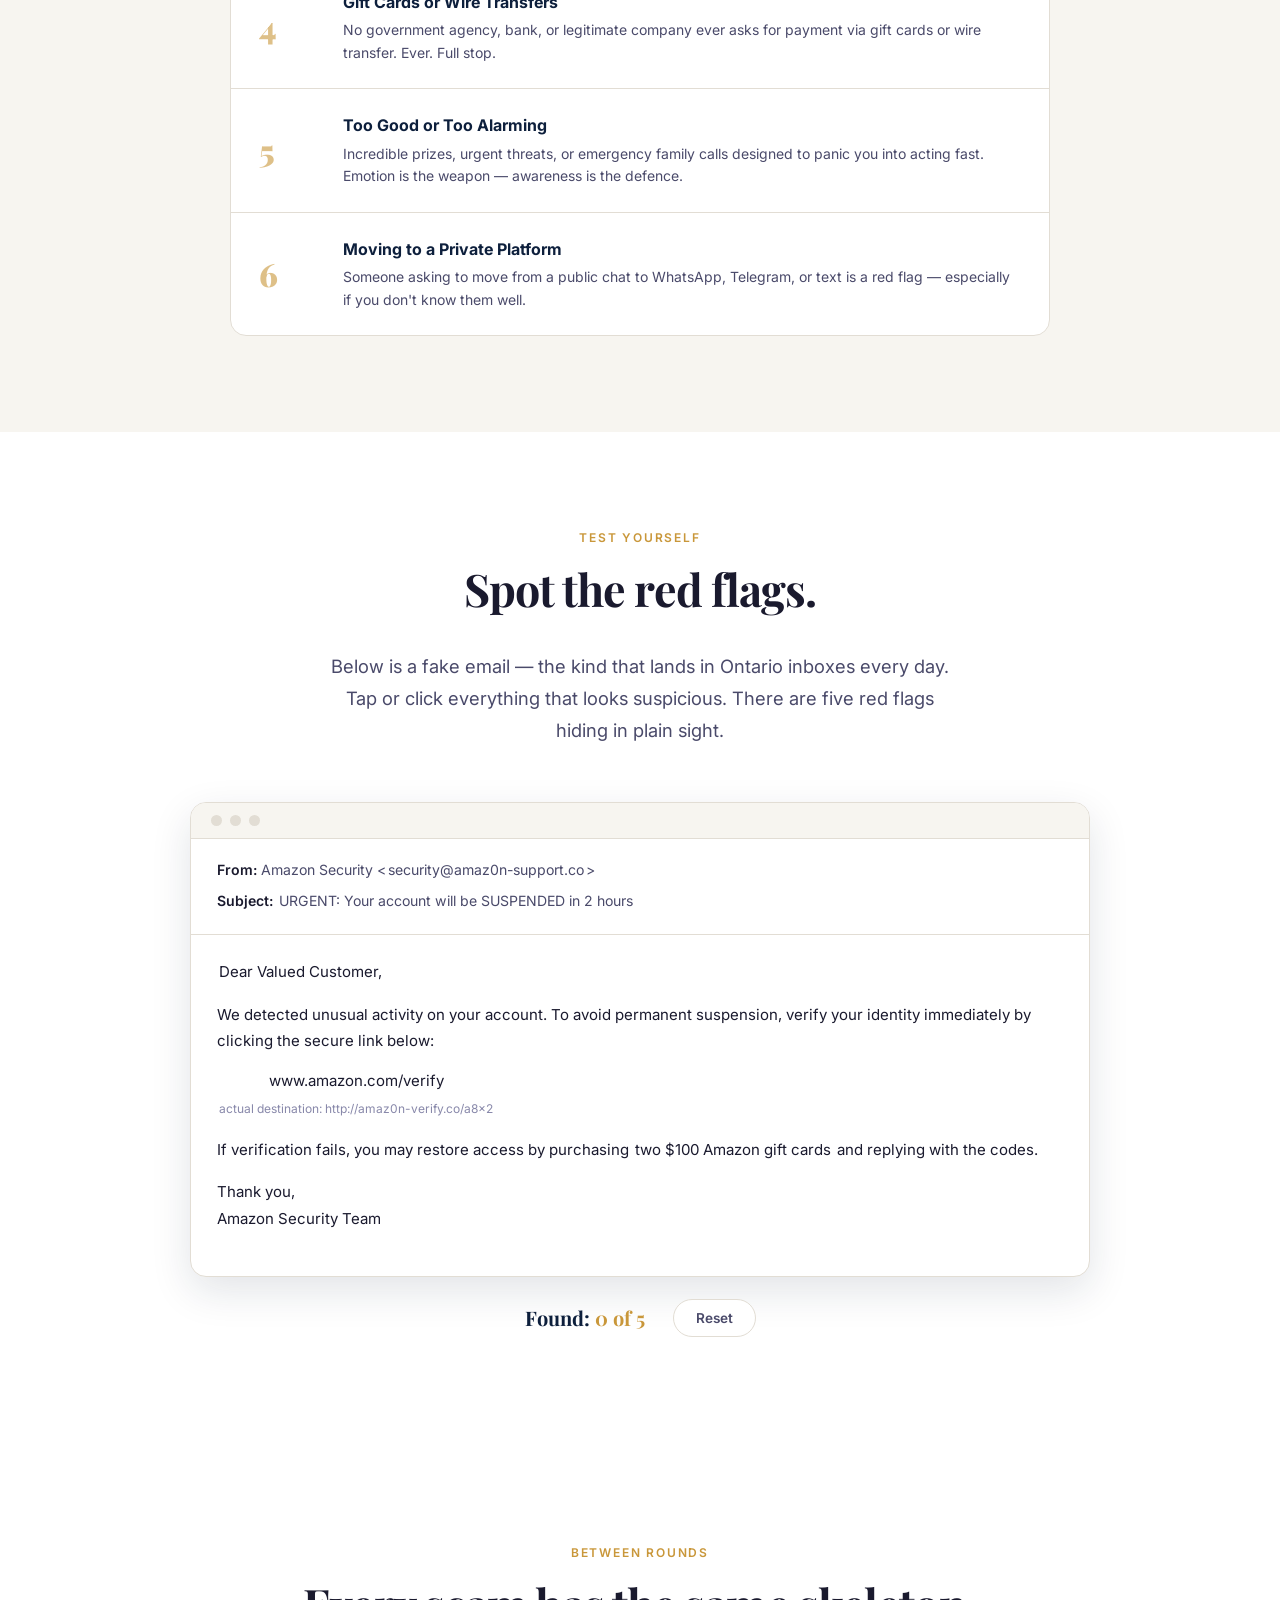
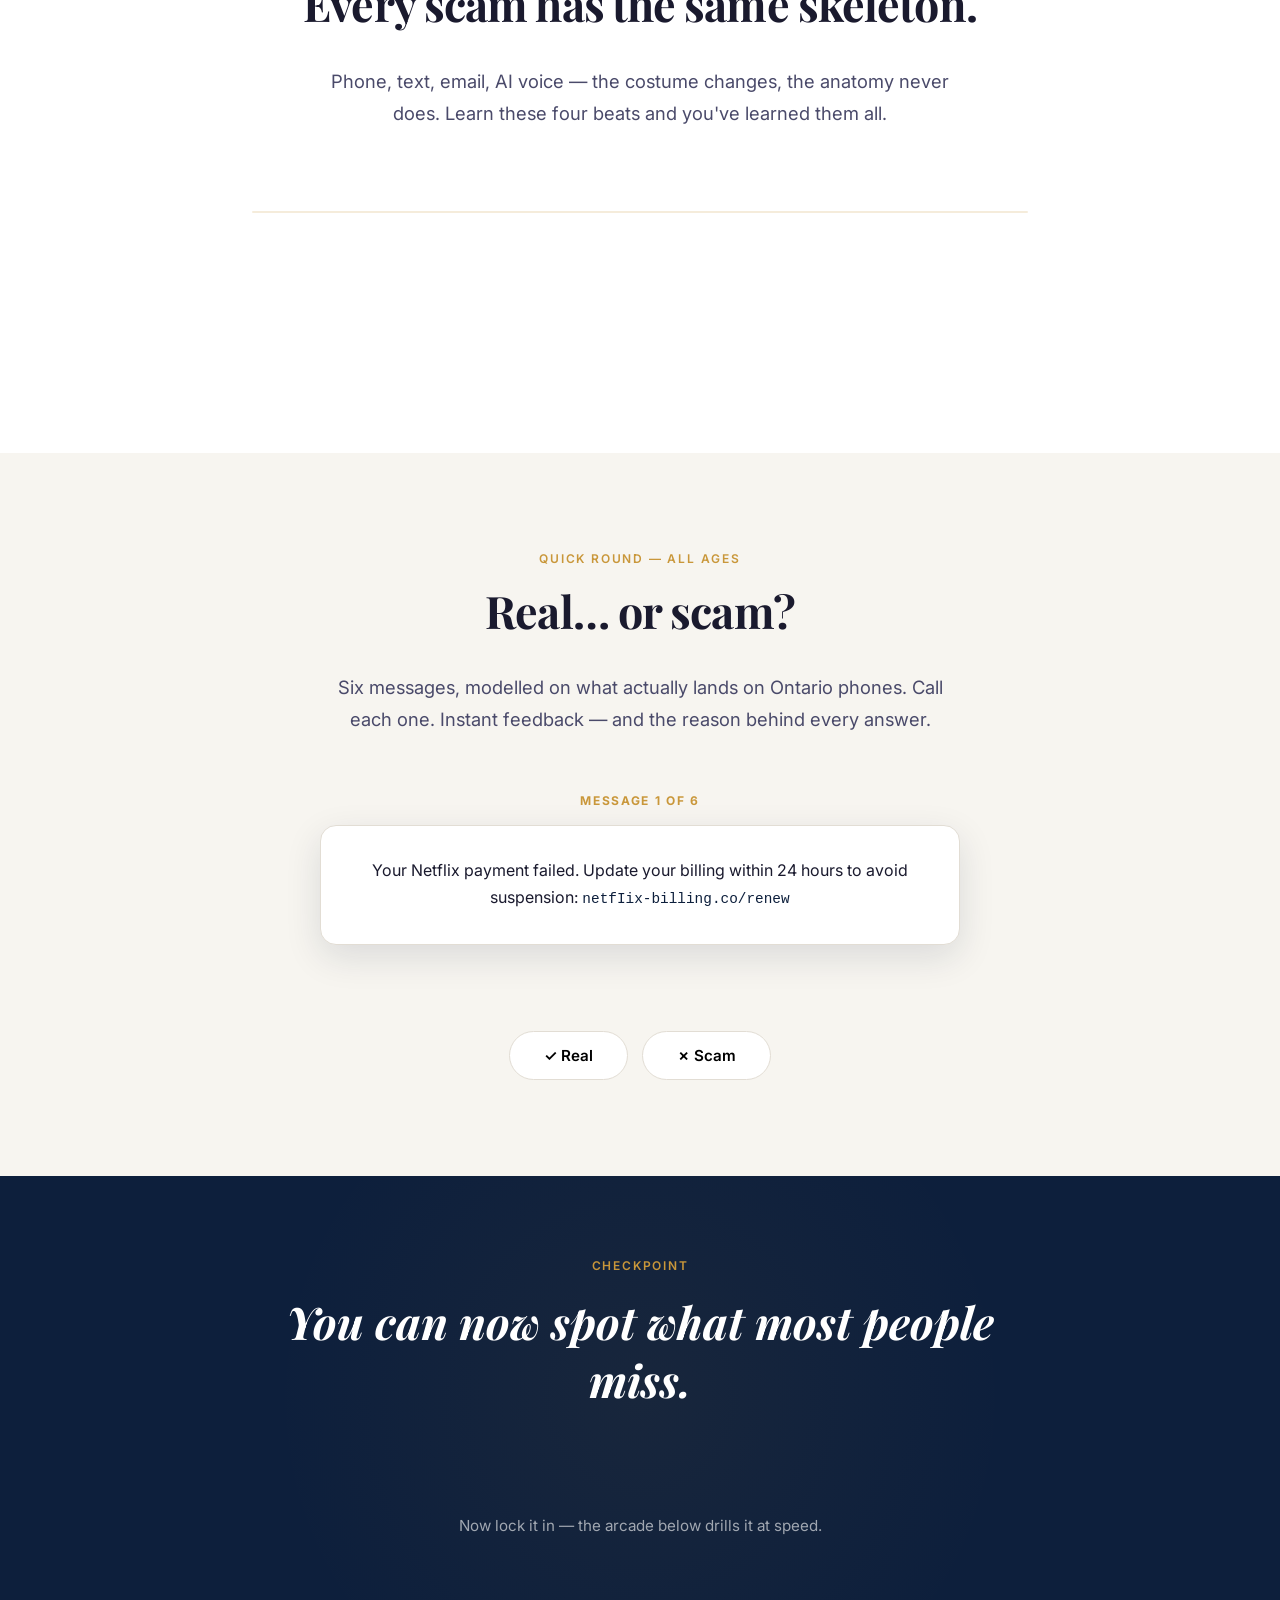
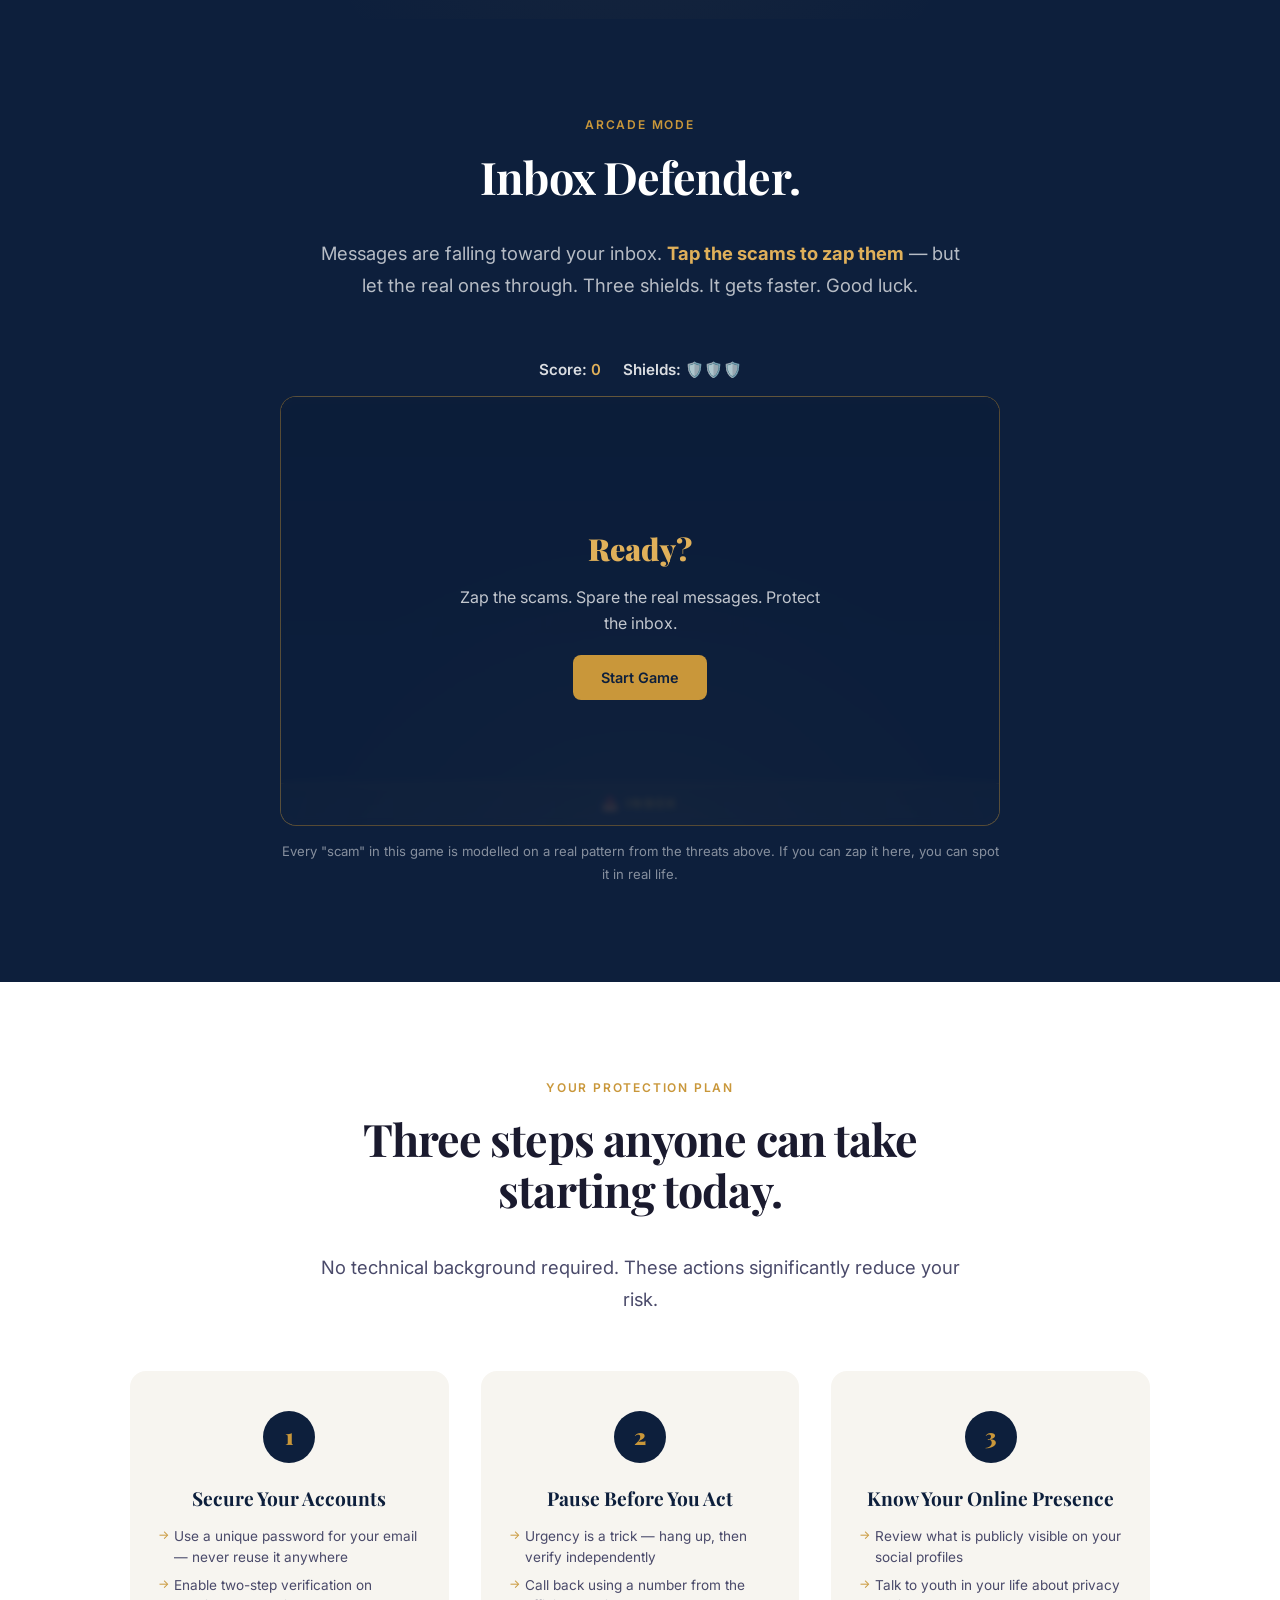
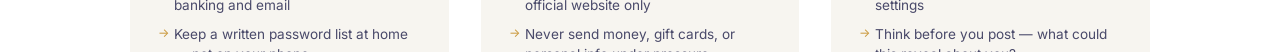
<file: awareness.html>
<!DOCTYPE html>
<html lang="en">
<head>
  <meta charset="UTF-8" />
  <meta name="viewport" content="width=device-width, initial-scale=1.0" />
  <meta name="description" content="Threat Awareness — Scams, Fraud & Warning Signs | The Elder IT" />
  <meta name="theme-color" content="#0D1F3C" />
  <title>Threat Awareness — Scams, Fraud & Warning Signs — The Elder IT</title>
  <link rel="icon" type="image/svg+xml" href="data:image/svg+xml,<svg xmlns='http://www.w3.org/2000/svg' viewBox='0 0 32 32'><rect width='32' height='32' fill='%230D1F3C' rx='6'/><text x='16' y='22' text-anchor='middle' font-size='16' fill='%23C9973A' font-family='serif' font-weight='bold'>E</text></svg>" />
  <style>
/* ============================================
   THE ELDER IT — Main Stylesheet
   Colors: Navy #0D1F3C | Gold #C9973A | White
   ============================================ */

@import url('https://fonts.googleapis.com/css2?family=Playfair+Display:wght@700;900&family=Inter:wght@300;400;500;600&display=swap');

:root {
  --navy: #0D1F3C;
  --navy-light: #152e58;
  --gold: #C9973A;
  --gold-light: #e0b05a;
  --white: #ffffff;
  --off-white: #F7F5F0;
  --text-dark: #1a1a2e;
  --text-mid: #4a4a6a;
  --text-light: #8888aa;
  --border: #e2ddd4;
  --shadow: rgba(13, 31, 60, 0.12);
  --radius: 8px;
  --radius-lg: 16px;
}

*, *::before, *::after {
  box-sizing: border-box;
  margin: 0;
  padding: 0;
}

html {
  scroll-behavior: smooth;
}

body {
  font-family: 'Inter', sans-serif;
  font-weight: 400;
  color: var(--text-dark);
  background: var(--white);
  line-height: 1.6;
  -webkit-font-smoothing: antialiased;
}

/* ── TYPOGRAPHY ── */
h1, h2, h3 {
  font-family: 'Playfair Display', serif;
  line-height: 1.15;
  letter-spacing: -0.02em;
}

h1 { font-size: clamp(2.4rem, 5vw, 4rem); font-weight: 900; }
h2 { font-size: clamp(1.8rem, 3.5vw, 2.8rem); font-weight: 700; }
h3 { font-size: clamp(1.2rem, 2vw, 1.5rem); font-weight: 700; }

p { line-height: 1.75; color: var(--text-mid); }

a { color: inherit; text-decoration: none; }

/* ── LAYOUT ── */
.container {
  max-width: 1140px;
  margin: 0 auto;
  padding: 0 24px;
}

.section {
  padding: 96px 0;
}

.section--alt {
  background: var(--off-white);
}

.section--dark {
  background: var(--navy);
  color: var(--white);
}

.section__eyebrow {
  font-family: 'Inter', sans-serif;
  font-size: 0.75rem;
  font-weight: 600;
  letter-spacing: 0.15em;
  text-transform: uppercase;
  color: var(--gold);
  margin-bottom: 16px;
  display: block;
}

.section__heading {
  margin-bottom: 16px;
}

.section__subheading {
  font-size: 1.15rem;
  color: var(--text-mid);
  max-width: 600px;
  margin-bottom: 56px;
}

.section--dark .section__subheading {
  color: rgba(255,255,255,0.7);
}

.section--dark h2 {
  color: var(--white);
}

/* ── NAV ── */
.nav {
  position: fixed;
  top: 0;
  left: 0;
  right: 0;
  z-index: 100;
  background: var(--navy);
  border-bottom: 1px solid rgba(201, 151, 58, 0.2);
  transition: box-shadow 0.3s;
}

.nav.scrolled {
  box-shadow: 0 4px 24px rgba(13,31,60,0.35);
}

.nav__inner {
  display: flex;
  align-items: center;
  justify-content: space-between;
  height: 68px;
  padding: 0 24px;
  max-width: 1140px;
  margin: 0 auto;
}

.nav__logo {
  display: flex;
  flex-direction: column;
  line-height: 1;
}

.nav__logo-name {
  font-family: 'Playfair Display', serif;
  font-size: 1.25rem;
  font-weight: 900;
  color: var(--white);
  letter-spacing: -0.01em;
}

.nav__logo-name span {
  color: var(--gold);
}

.nav__logo-tagline {
  font-size: 0.62rem;
  font-weight: 500;
  letter-spacing: 0.1em;
  text-transform: uppercase;
  color: rgba(255,255,255,0.5);
  margin-top: 3px;
}

.nav__links {
  display: flex;
  align-items: center;
  gap: 32px;
  list-style: none;
}

.nav__links a {
  font-size: 0.875rem;
  font-weight: 500;
  color: rgba(255,255,255,0.75);
  transition: color 0.2s;
}

.nav__links a:hover {
  color: var(--gold);
}

.nav__cta {
  background: var(--gold);
  color: var(--navy) !important;
  padding: 10px 20px;
  border-radius: var(--radius);
  font-weight: 600 !important;
  transition: background 0.2s !important;
}

.nav__cta:hover {
  background: var(--gold-light) !important;
  color: var(--navy) !important;
}

.nav__hamburger {
  display: none;
  flex-direction: column;
  gap: 5px;
  cursor: pointer;
  background: none;
  border: none;
  padding: 4px;
}

.nav__hamburger span {
  display: block;
  width: 24px;
  height: 2px;
  background: var(--white);
  border-radius: 2px;
  transition: all 0.3s;
}

/* ── HERO ── */
.hero {
  background: var(--navy);
  min-height: 100vh;
  display: flex;
  align-items: center;
  padding-top: 68px;
  position: relative;
  overflow: hidden;
}

.hero::before {
  content: '';
  position: absolute;
  top: -20%;
  right: -10%;
  width: 600px;
  height: 600px;
  background: radial-gradient(circle, rgba(201,151,58,0.08) 0%, transparent 70%);
  pointer-events: none;
}

.hero::after {
  content: '';
  position: absolute;
  bottom: -10%;
  left: -5%;
  width: 400px;
  height: 400px;
  background: radial-gradient(circle, rgba(201,151,58,0.05) 0%, transparent 70%);
  pointer-events: none;
}

.hero__inner {
  display: grid;
  grid-template-columns: 1fr 1fr;
  gap: 80px;
  align-items: center;
  padding: 80px 24px;
  max-width: 1140px;
  margin: 0 auto;
  width: 100%;
}

.hero__scroll-line {
  display: block;
  width: 1px;
  height: 48px;
  background: linear-gradient(to bottom, var(--gold), transparent);
  margin-bottom: 24px;
}

.hero__eyebrow {
  font-size: 0.75rem;
  font-weight: 600;
  letter-spacing: 0.18em;
  text-transform: uppercase;
  color: var(--gold);
  margin-bottom: 20px;
  display: block;
}

.hero__heading {
  color: var(--white);
  margin-bottom: 24px;
}

.hero__heading em {
  font-style: normal;
  color: var(--gold);
}

.hero__body {
  font-size: 1.1rem;
  color: rgba(255,255,255,0.65);
  margin-bottom: 40px;
  max-width: 480px;
}

.hero__actions {
  display: flex;
  gap: 16px;
  flex-wrap: wrap;
}

.hero__stats {
  display: grid;
  grid-template-columns: 1fr 1fr;
  gap: 20px;
}

.hero__stat {
  background: rgba(255,255,255,0.04);
  border: 1px solid rgba(201,151,58,0.2);
  border-radius: var(--radius-lg);
  padding: 28px 24px;
  position: relative;
  overflow: hidden;
}

.hero__stat::before {
  content: '';
  position: absolute;
  top: 0;
  left: 0;
  right: 0;
  height: 2px;
  background: linear-gradient(to right, var(--gold), transparent);
}

.hero__stat-number {
  font-family: 'Playfair Display', serif;
  font-size: 2.2rem;
  font-weight: 900;
  color: var(--gold);
  line-height: 1;
  margin-bottom: 8px;
}

.hero__stat-label {
  font-size: 0.8rem;
  color: rgba(255,255,255,0.55);
  line-height: 1.4;
}

.hero__stat-source {
  font-size: 0.65rem;
  color: rgba(255,255,255,0.3);
  margin-top: 6px;
  font-style: italic;
}

/* ── BUTTONS ── */
.btn {
  display: inline-flex;
  align-items: center;
  gap: 8px;
  padding: 14px 28px;
  border-radius: var(--radius);
  font-family: 'Inter', sans-serif;
  font-size: 0.9rem;
  font-weight: 600;
  cursor: pointer;
  transition: all 0.2s;
  border: none;
  text-decoration: none;
}

.btn--primary {
  background: var(--gold);
  color: var(--navy);
}

.btn--primary:hover {
  background: var(--gold-light);
  transform: translateY(-1px);
  box-shadow: 0 8px 24px rgba(201,151,58,0.3);
}

.btn--outline {
  background: transparent;
  color: var(--white);
  border: 1px solid rgba(255,255,255,0.3);
}

.btn--outline:hover {
  border-color: var(--gold);
  color: var(--gold);
}

.btn--navy {
  background: var(--navy);
  color: var(--white);
}

.btn--navy:hover {
  background: var(--navy-light);
  transform: translateY(-1px);
}

/* ── AUDIENCE CARDS ── */
.audience-grid {
  display: grid;
  grid-template-columns: repeat(3, 1fr);
  gap: 24px;
}

.audience-card {
  background: var(--white);
  border: 1px solid var(--border);
  border-radius: var(--radius-lg);
  padding: 36px 28px;
  transition: all 0.25s;
  position: relative;
  overflow: hidden;
}

.audience-card::after {
  content: '';
  position: absolute;
  bottom: 0;
  left: 0;
  right: 0;
  height: 3px;
  background: var(--gold);
  transform: scaleX(0);
  transition: transform 0.25s;
  transform-origin: left;
}

.audience-card:hover {
  border-color: var(--gold);
  box-shadow: 0 12px 40px var(--shadow);
  transform: translateY(-4px);
}

.audience-card:hover::after {
  transform: scaleX(1);
}

.audience-card__icon {
  font-size: 2rem;
  margin-bottom: 16px;
  display: block;
}

.audience-card__title {
  font-family: 'Playfair Display', serif;
  font-size: 1.25rem;
  font-weight: 700;
  color: var(--navy);
  margin-bottom: 12px;
}

.audience-card__body {
  font-size: 0.9rem;
  color: var(--text-mid);
  line-height: 1.65;
}

.audience-card__tags {
  display: flex;
  flex-wrap: wrap;
  gap: 6px;
  margin-top: 16px;
}

.tag {
  font-size: 0.7rem;
  font-weight: 500;
  padding: 4px 10px;
  background: var(--off-white);
  border-radius: 100px;
  color: var(--text-mid);
}

/* ── THREAT SECTION ── */
.threat-grid {
  display: grid;
  grid-template-columns: repeat(3, 1fr);
  gap: 20px;
}

.threat-card {
  background: rgba(255,255,255,0.04);
  border: 1px solid rgba(255,255,255,0.08);
  border-radius: var(--radius-lg);
  padding: 28px 24px;
  transition: border-color 0.2s;
}

.threat-card:hover {
  border-color: rgba(201,151,58,0.4);
}

.threat-card__icon {
  font-size: 1.5rem;
  margin-bottom: 14px;
  display: block;
}

.threat-card__title {
  font-size: 1rem;
  font-weight: 600;
  color: var(--white);
  margin-bottom: 8px;
}

.threat-card__body {
  font-size: 0.85rem;
  color: rgba(255,255,255,0.55);
  line-height: 1.6;
}

.threat-tabs {
  display: flex;
  gap: 8px;
  margin-bottom: 40px;
}

.threat-tab {
  padding: 10px 24px;
  border-radius: 100px;
  font-size: 0.875rem;
  font-weight: 600;
  cursor: pointer;
  border: 1px solid rgba(255,255,255,0.2);
  background: transparent;
  color: rgba(255,255,255,0.6);
  transition: all 0.2s;
  font-family: 'Inter', sans-serif;
}

.threat-tab.active,
.threat-tab:hover {
  background: var(--gold);
  border-color: var(--gold);
  color: var(--navy);
}

.threat-panel { display: none; }
.threat-panel.active { display: grid; grid-template-columns: repeat(3, 1fr); gap: 20px; }

/* ── WARNING SIGNS ── */
.warning-list {
  display: flex;
  flex-direction: column;
  gap: 0;
  border: 1px solid var(--border);
  border-radius: var(--radius-lg);
  overflow: hidden;
  background: var(--white);
}

.warning-item {
  display: grid;
  grid-template-columns: 60px 1fr;
  align-items: center;
  gap: 24px;
  padding: 24px 28px;
  border-bottom: 1px solid var(--border);
  transition: background 0.2s;
}

.warning-item:last-child { border-bottom: none; }

.warning-item:hover {
  background: rgba(201,151,58,0.06);
}

.warning-item__number {
  font-family: 'Playfair Display', serif;
  font-size: 2rem;
  font-weight: 900;
  color: var(--gold);
  opacity: 0.6;
  line-height: 1;
}

.warning-item__title {
  font-size: 1rem;
  font-weight: 700;
  color: var(--navy);
  margin-bottom: 4px;
}

.warning-item__body {
  font-size: 0.875rem;
  color: var(--text-mid);
  line-height: 1.6;
}

/* ── SERVICES ── */
.services-grid {
  display: grid;
  grid-template-columns: repeat(2, 1fr);
  gap: 24px;
}

.service-card {
  background: var(--white);
  border: 1px solid var(--border);
  border-radius: var(--radius-lg);
  padding: 32px 28px;
  transition: all 0.25s;
}

.service-card:hover {
  box-shadow: 0 12px 40px var(--shadow);
  border-color: rgba(201,151,58,0.4);
}

.service-card__icon {
  font-size: 1.75rem;
  margin-bottom: 16px;
  display: block;
}

.service-card__title {
  font-family: 'Playfair Display', serif;
  font-size: 1.2rem;
  font-weight: 700;
  color: var(--navy);
  margin-bottom: 10px;
}

.service-card__body {
  font-size: 0.875rem;
  color: var(--text-mid);
  line-height: 1.65;
}

/* ── PLANS ── */
.plans-grid {
  display: grid;
  grid-template-columns: repeat(4, 1fr);
  gap: 20px;
  align-items: start;
}

.plan-card {
  background: var(--white);
  border: 1px solid var(--border);
  border-radius: var(--radius-lg);
  padding: 32px 24px;
  position: relative;
  transition: all 0.25s;
}

.plan-card:hover {
  box-shadow: 0 16px 48px var(--shadow);
  transform: translateY(-4px);
}

.plan-card--featured {
  border: 2px solid var(--gold);
  background: var(--navy);
  color: var(--white);
}

.plan-card--featured .plan-card__price,
.plan-card--featured .plan-card__name {
  color: var(--white);
}

.plan-card--featured .plan-card__feature {
  color: rgba(255,255,255,0.75);
  border-color: rgba(255,255,255,0.1);
}

.plan-card--featured .plan-card__feature::before {
  color: var(--gold);
}

.plan-badge {
  position: absolute;
  top: -12px;
  left: 50%;
  transform: translateX(-50%);
  background: var(--gold);
  color: var(--navy);
  font-size: 0.7rem;
  font-weight: 700;
  letter-spacing: 0.1em;
  text-transform: uppercase;
  padding: 4px 14px;
  border-radius: 100px;
  white-space: nowrap;
}

.plan-card__name {
  font-family: 'Playfair Display', serif;
  font-size: 1.15rem;
  font-weight: 700;
  color: var(--navy);
  margin-bottom: 8px;
}

.plan-card__price {
  font-family: 'Playfair Display', serif;
  font-size: 2.2rem;
  font-weight: 900;
  color: var(--navy);
  line-height: 1;
  margin-bottom: 4px;
}

.plan-card__price span {
  font-size: 1rem;
  font-weight: 400;
  font-family: 'Inter', sans-serif;
  color: var(--text-light);
}

.plan-card__hst {
  font-size: 0.72rem;
  color: var(--text-light);
  margin-bottom: 20px;
}

.plan-card--featured .plan-card__hst {
  color: rgba(255,255,255,0.4);
}

.plan-card__divider {
  height: 1px;
  background: var(--border);
  margin: 16px 0;
}

.plan-card--featured .plan-card__divider {
  background: rgba(255,255,255,0.1);
}

.plan-card__features {
  list-style: none;
  display: flex;
  flex-direction: column;
  gap: 10px;
  margin-bottom: 24px;
}

.plan-card__feature {
  font-size: 0.82rem;
  color: var(--text-mid);
  padding-left: 20px;
  position: relative;
  border-bottom: 1px solid var(--border);
  padding-bottom: 10px;
  line-height: 1.4;
}

.plan-card__feature:last-child {
  border-bottom: none;
  padding-bottom: 0;
}

.plan-card__feature::before {
  content: '✓';
  position: absolute;
  left: 0;
  color: var(--gold);
  font-weight: 700;
  font-size: 0.75rem;
}

.plan-card .btn {
  width: 100%;
  justify-content: center;
}

/* ── FAQ ── */
.faq-list {
  max-width: 760px;
  margin: 0 auto;
}

.faq-item {
  border-bottom: 1px solid var(--border);
}

.faq-question {
  width: 100%;
  background: none;
  border: none;
  text-align: left;
  padding: 24px 0;
  font-family: 'Inter', sans-serif;
  font-size: 1rem;
  font-weight: 600;
  color: var(--navy);
  cursor: pointer;
  display: flex;
  justify-content: space-between;
  align-items: center;
  gap: 16px;
  transition: color 0.2s;
}

.faq-question:hover {
  color: var(--gold);
}

.faq-question svg {
  flex-shrink: 0;
  transition: transform 0.25s;
  color: var(--gold);
}

.faq-item.open .faq-question svg {
  transform: rotate(45deg);
}

.faq-answer {
  max-height: 0;
  overflow: hidden;
  transition: max-height 0.35s ease, padding 0.2s;
}

.faq-item.open .faq-answer {
  max-height: 400px;
  padding-bottom: 24px;
}

.faq-answer p {
  font-size: 0.95rem;
  color: var(--text-mid);
  line-height: 1.75;
}

/* ── CONTACT / BOOKING ── */
.contact-grid {
  display: grid;
  grid-template-columns: 1fr 1.5fr;
  gap: 64px;
  align-items: start;
}

.contact-info__item {
  display: flex;
  align-items: flex-start;
  gap: 16px;
  margin-bottom: 28px;
}

.contact-info__icon {
  width: 44px;
  height: 44px;
  background: rgba(201,151,58,0.1);
  border-radius: var(--radius);
  display: flex;
  align-items: center;
  justify-content: center;
  font-size: 1.1rem;
  flex-shrink: 0;
  color: var(--gold);
}

.contact-info__label {
  font-size: 0.75rem;
  font-weight: 600;
  text-transform: uppercase;
  letter-spacing: 0.1em;
  color: var(--gold);
  margin-bottom: 4px;
}

.contact-info__value {
  font-size: 0.95rem;
  color: var(--text-mid);
}

.contact-info__value a {
  color: var(--navy);
  font-weight: 500;
  transition: color 0.2s;
}

.contact-info__value a:hover {
  color: var(--gold);
}

.booking-form {
  background: var(--white);
  border: 1px solid var(--border);
  border-radius: var(--radius-lg);
  padding: 40px;
}

.form-group {
  margin-bottom: 20px;
}

.form-label {
  display: block;
  font-size: 0.82rem;
  font-weight: 600;
  color: var(--navy);
  margin-bottom: 8px;
  letter-spacing: 0.02em;
}

.form-input,
.form-select,
.form-textarea {
  width: 100%;
  padding: 12px 16px;
  border: 1px solid var(--border);
  border-radius: var(--radius);
  font-family: 'Inter', sans-serif;
  font-size: 0.9rem;
  color: var(--text-dark);
  background: var(--white);
  transition: border-color 0.2s, box-shadow 0.2s;
  appearance: none;
}

.form-input:focus,
.form-select:focus,
.form-textarea:focus {
  outline: none;
  border-color: var(--gold);
  box-shadow: 0 0 0 3px rgba(201,151,58,0.12);
}

.form-input::placeholder,
.form-textarea::placeholder {
  color: var(--text-light);
}

.form-textarea {
  resize: vertical;
  min-height: 100px;
}

.form-row {
  display: grid;
  grid-template-columns: 1fr 1fr;
  gap: 16px;
}

.form-note {
  font-size: 0.78rem;
  color: var(--text-light);
  margin-top: 12px;
  text-align: center;
}

.form-success {
  display: none;
  text-align: center;
  padding: 32px;
}

.form-success__icon {
  font-size: 2.5rem;
  margin-bottom: 12px;
}

.form-success__title {
  font-family: 'Playfair Display', serif;
  font-size: 1.4rem;
  color: var(--navy);
  margin-bottom: 8px;
}

.form-success__body {
  font-size: 0.9rem;
  color: var(--text-mid);
}

/* ── MISSION BANNER ── */
.mission-banner {
  background: var(--navy);
  padding: 80px 0;
  text-align: center;
  position: relative;
  overflow: hidden;
}

.mission-banner::before {
  content: '';
  position: absolute;
  top: 50%;
  left: 50%;
  transform: translate(-50%, -50%);
  width: 800px;
  height: 800px;
  background: radial-gradient(circle, rgba(201,151,58,0.06) 0%, transparent 65%);
  pointer-events: none;
}

.mission-banner__quote {
  font-family: 'Playfair Display', serif;
  font-size: clamp(1.6rem, 3.5vw, 2.8rem);
  font-weight: 700;
  font-style: italic;
  color: var(--white);
  max-width: 800px;
  margin: 0 auto 24px;
  line-height: 1.3;
}

.mission-banner__quote em {
  color: var(--gold);
  font-style: normal;
}

.mission-banner__attr {
  font-size: 0.8rem;
  font-weight: 500;
  letter-spacing: 0.12em;
  text-transform: uppercase;
  color: rgba(255,255,255,0.4);
}

/* ── FOOTER ── */
.footer {
  background: #080f1e;
  color: rgba(255,255,255,0.6);
  padding: 64px 0 32px;
}

.footer__grid {
  display: grid;
  grid-template-columns: 2fr 1fr 1fr;
  gap: 48px;
  margin-bottom: 48px;
}

.footer__logo-name {
  font-family: 'Playfair Display', serif;
  font-size: 1.3rem;
  font-weight: 900;
  color: var(--white);
  margin-bottom: 8px;
}

.footer__logo-name span {
  color: var(--gold);
}

.footer__tagline {
  font-size: 0.8rem;
  color: rgba(255,255,255,0.4);
  margin-bottom: 20px;
  line-height: 1.5;
}

.footer__differentiator {
  font-size: 0.82rem;
  font-style: italic;
  color: var(--gold);
  opacity: 0.8;
}

.footer__heading {
  font-size: 0.75rem;
  font-weight: 700;
  letter-spacing: 0.12em;
  text-transform: uppercase;
  color: var(--white);
  margin-bottom: 16px;
}

.footer__links {
  list-style: none;
  display: flex;
  flex-direction: column;
  gap: 10px;
}

.footer__links a {
  font-size: 0.875rem;
  color: rgba(255,255,255,0.55);
  transition: color 0.2s;
}

.footer__links a:hover {
  color: var(--gold);
}

.footer__divider {
  height: 1px;
  background: rgba(255,255,255,0.07);
  margin-bottom: 28px;
}

.footer__bottom {
  display: flex;
  justify-content: space-between;
  align-items: center;
  font-size: 0.78rem;
  color: rgba(255,255,255,0.3);
}

/* ── PROTECTION PLAN ── */
.protection-steps {
  display: grid;
  grid-template-columns: repeat(3, 1fr);
  gap: 32px;
}

.protection-step {
  text-align: center;
  padding: 40px 28px;
  background: var(--off-white);
  border-radius: var(--radius-lg);
  position: relative;
}

.protection-step__number {
  width: 52px;
  height: 52px;
  background: var(--navy);
  color: var(--gold);
  font-family: 'Playfair Display', serif;
  font-size: 1.4rem;
  font-weight: 900;
  border-radius: 50%;
  display: flex;
  align-items: center;
  justify-content: center;
  margin: 0 auto 20px;
}

.protection-step__title {
  font-family: 'Playfair Display', serif;
  font-size: 1.2rem;
  font-weight: 700;
  color: var(--navy);
  margin-bottom: 12px;
}

.protection-step__items {
  list-style: none;
  display: flex;
  flex-direction: column;
  gap: 8px;
  text-align: left;
}

.protection-step__item {
  font-size: 0.85rem;
  color: var(--text-mid);
  padding-left: 16px;
  position: relative;
  line-height: 1.5;
}

.protection-step__item::before {
  content: '→';
  position: absolute;
  left: 0;
  color: var(--gold);
  font-size: 0.75rem;
}

/* ── ABOUT SECTION ── */
.about-grid {
  display: grid;
  grid-template-columns: 1fr 1fr;
  gap: 80px;
  align-items: center;
}

.about-principle {
  background: var(--navy);
  border-radius: var(--radius-lg);
  padding: 40px;
  margin-top: 32px;
}

.about-principle__text {
  font-family: 'Playfair Display', serif;
  font-size: 1.3rem;
  font-style: italic;
  color: var(--white);
  line-height: 1.5;
  margin-bottom: 12px;
}

.about-principle__attr {
  font-size: 0.75rem;
  color: var(--gold);
  font-weight: 600;
  letter-spacing: 0.08em;
  text-transform: uppercase;
}

.about-values {
  display: flex;
  flex-direction: column;
  gap: 24px;
}

.about-value {
  display: flex;
  gap: 20px;
  align-items: flex-start;
}

.about-value__icon {
  width: 48px;
  height: 48px;
  background: rgba(201,151,58,0.1);
  border-radius: var(--radius);
  display: flex;
  align-items: center;
  justify-content: center;
  font-size: 1.2rem;
  flex-shrink: 0;
}

.about-value__title {
  font-weight: 700;
  color: var(--navy);
  margin-bottom: 4px;
  font-size: 1rem;
}

.about-value__body {
  font-size: 0.875rem;
  color: var(--text-mid);
  line-height: 1.65;
}

/* ── REGION PILLS ── */
.region-pills {
  display: flex;
  flex-wrap: wrap;
  gap: 10px;
  margin-top: 20px;
}

.region-pill {
  display: inline-flex;
  align-items: center;
  gap: 6px;
  background: rgba(201,151,58,0.1);
  border: 1px solid rgba(201,151,58,0.25);
  color: var(--navy);
  font-size: 0.82rem;
  font-weight: 500;
  padding: 8px 16px;
  border-radius: 100px;
}

.region-pill::before {
  content: '📍';
  font-size: 0.75rem;
}

/* ── SCROLL ANIMATIONS ── */
.fade-up {
  opacity: 0;
  transform: translateY(24px);
  transition: opacity 0.6s ease, transform 0.6s ease;
}

.fade-up.visible {
  opacity: 1;
  transform: translateY(0);
}

/* ── MOBILE ── */
@media (max-width: 1024px) {
  .plans-grid {
    grid-template-columns: repeat(2, 1fr);
  }
}

@media (max-width: 900px) {
  .hero__inner {
    grid-template-columns: 1fr;
    gap: 48px;
    padding: 60px 24px;
  }

  .hero__stats {
    grid-template-columns: repeat(2, 1fr);
  }

  .audience-grid {
    grid-template-columns: 1fr 1fr;
  }

  .threat-grid,
  .threat-panel.active {
    grid-template-columns: 1fr 1fr;
  }

  .services-grid {
    grid-template-columns: 1fr;
  }

  .contact-grid {
    grid-template-columns: 1fr;
  }

  .about-grid {
    grid-template-columns: 1fr;
    gap: 40px;
  }

  .protection-steps {
    grid-template-columns: 1fr;
  }

  .footer__grid {
    grid-template-columns: 1fr 1fr;
  }
}

@media (max-width: 640px) {
  .section { padding: 64px 0; }

  .nav__links { display: none; }
  .nav__hamburger { display: flex; }

  .nav__links.mobile-open {
    display: flex;
    flex-direction: column;
    position: fixed;
    top: 68px;
    left: 0;
    right: 0;
    background: var(--navy);
    padding: 24px;
    gap: 20px;
    border-top: 1px solid rgba(201,151,58,0.2);
    z-index: 99;
  }

  .hero__stats {
    grid-template-columns: 1fr 1fr;
  }

  .audience-grid {
    grid-template-columns: 1fr;
  }

  .threat-grid,
  .threat-panel.active {
    grid-template-columns: 1fr;
  }

  .plans-grid {
    grid-template-columns: 1fr;
  }

  .form-row {
    grid-template-columns: 1fr;
  }

  .footer__grid {
    grid-template-columns: 1fr;
  }

  .footer__bottom {
    flex-direction: column;
    gap: 8px;
    text-align: center;
  }

  .booking-form {
    padding: 24px;
  }

  .warning-item {
    grid-template-columns: 40px 1fr;
    gap: 16px;
    padding: 20px;
  }
}

@media (prefers-reduced-motion: reduce) {
  .fade-up { transition: none; opacity: 1; transform: none; }
  * { transition-duration: 0.01ms !important; }
}


/* ── HOMEPAGE SECTION CARDS ── */
.home-sections {
  display: grid;
  grid-template-columns: repeat(3, 1fr);
  gap: 24px;
  margin-top: 56px;
}

.home-card {
  background: var(--white);
  border: 1px solid var(--border);
  border-radius: var(--radius-lg);
  padding: 36px 28px;
  text-decoration: none;
  display: block;
  transition: all 0.25s;
  position: relative;
  overflow: hidden;
}

.home-card::after {
  content: '';
  position: absolute;
  bottom: 0;
  left: 0;
  right: 0;
  height: 3px;
  background: var(--gold);
  transform: scaleX(0);
  transition: transform 0.25s;
  transform-origin: left;
}

.home-card:hover {
  border-color: var(--gold);
  box-shadow: 0 12px 40px var(--shadow);
  transform: translateY(-4px);
}

.home-card:hover::after {
  transform: scaleX(1);
}

.home-card__icon {
  font-size: 2rem;
  margin-bottom: 16px;
  display: block;
}

.home-card__title {
  font-family: 'Playfair Display', serif;
  font-size: 1.25rem;
  font-weight: 700;
  color: var(--navy);
  margin-bottom: 10px;
}

.home-card__body {
  font-size: 0.875rem;
  color: var(--text-mid);
  line-height: 1.65;
  margin-bottom: 20px;
}

.home-card__arrow {
  font-size: 0.82rem;
  font-weight: 600;
  color: var(--gold);
  letter-spacing: 0.05em;
}

/* ── PAGE HEADER ── */
.page-header {
  background: var(--navy);
  padding: 120px 0 64px;
  position: relative;
  overflow: hidden;
}

.page-header::before {
  content: '';
  position: absolute;
  top: -20%;
  right: -10%;
  width: 500px;
  height: 500px;
  background: radial-gradient(circle, rgba(201,151,58,0.08) 0%, transparent 70%);
  pointer-events: none;
}

.page-header__eyebrow {
  font-size: 0.75rem;
  font-weight: 600;
  letter-spacing: 0.18em;
  text-transform: uppercase;
  color: var(--gold);
  margin-bottom: 16px;
  display: block;
}

.page-header__title {
  font-family: 'Playfair Display', serif;
  font-size: clamp(2rem, 4vw, 3.2rem);
  font-weight: 900;
  color: var(--white);
  line-height: 1.15;
  margin-bottom: 16px;
}

.page-header__body {
  font-size: 1.05rem;
  color: rgba(255,255,255,0.65);
  max-width: 560px;
}

/* ── ACTIVE NAV ── */
.nav__links a.active {
  color: var(--gold);
}

@media (max-width: 900px) {
  .home-sections {
    grid-template-columns: repeat(2, 1fr);
  }
}

@media (max-width: 640px) {
  .home-sections {
    grid-template-columns: 1fr;
  }
}
</style>
  <link rel="stylesheet" href="assets/elder.css" />
</head>
<body class="page-awareness">
<nav class="nav" role="navigation" aria-label="Main navigation">
  <div class="nav__inner">
    <a href="index.html" class="nav__logo" aria-label="The Elder IT — Home">
      <span class="nav__logo-name">The Elder <span>IT</span></span>
      <span class="nav__logo-tagline">Digital Safety for Every Generation</span>
    </a>
    <ul class="nav__links">
      <li><a href="about.html">About</a></li>
      <li><a href="awareness.html" class="active">Awareness</a></li>
      <li><a href="services.html">Services</a></li>
      <li><a href="plans.html">Plans</a></li>
      <li><a href="faq.html">FAQ</a></li>
      <li><a href="contact.html" class="nav__cta">Book a Consultation</a></li>
    </ul>
    <button class="nav__hamburger" aria-label="Open menu" aria-expanded="false">
      <span></span><span></span><span></span>
    </button>
  </div>
</nav>

<div class="page-header">
  <div class="container">
    <span class="page-header__eyebrow">Threat Awareness</span>
    <h1 class="page-header__title">The threats are real.<br />And they affect everyone.</h1>
    <p class="page-header__body">These are not hypothetical scenarios — they happen every day in communities like yours. Knowing what to look for is the single most effective protection available.</p>
  </div>
</div>

<section class="scam-sim" id="scam-sim" aria-label="Interactive scam demonstration">
  <div class="scam-sim__intro">
    <span class="section__eyebrow">Watch It Happen</span>
    <h2>This is a real scam.<br />Scroll through it.</h2>
    <p>The messages below are modelled on the CRA text scam circulating across Ontario. As you scroll, watch how it unfolds — and learn the exact moments where it gives itself away.</p>
  </div>
  <div class="scam-sim__grid">
    <div class="scam-sim__sticky">
      <div class="phone" role="img" aria-label="A simulated text message conversation showing a CRA refund scam">
        <div class="phone__notch"></div>
        <div class="phone__header">
          <div class="phone__sender">CRA-Refund</div>
          <div class="phone__number">+1 (365) 555-0132 · Unknown sender</div>
        </div>
        <div class="phone__thread">
          <div class="msg msg--in" data-step="0">Canada Revenue Agency: You have a pending refund of <strong>$483.20</strong>. Claim within 24 hours: <span class="fake-link">cra-refund–secure.info/claim</span></div>
          <div class="msg msg--in" data-step="1">FINAL NOTICE: Unclaimed refunds are cancelled TODAY. Act immediately to avoid forfeiture.</div>
          <div class="msg msg--out" data-step="2">Is this real?</div>
          <div class="msg msg--in" data-step="3">Yes. To release your funds, verify your identity: reply with your SIN and online banking login.</div>
          <div class="msg msg--alert" data-step="4">⚠ STOP. This is the moment people lose everything.</div>
        </div>
      </div>
    </div>
    <div class="scam-sim__steps">
      <div class="scam-step">
        <span class="scam-step__flag">Red flag № 1</span>
        <div class="scam-step__title">The CRA doesn't text refund links.</div>
        <p class="scam-step__body">Look closely at that link — it isn't cra.gc.ca. Scammers register lookalike domains that feel official at a glance. The government never sends money links by text. Not once. Not ever.</p>
      </div>
      <div class="scam-step">
        <span class="scam-step__flag">Red flag № 2</span>
        <div class="scam-step__title">Urgency is the weapon.</div>
        <p class="scam-step__body">"FINAL NOTICE." "TODAY." "Immediately." Pressure is designed to switch off the part of your brain that asks questions. Real institutions always give you time to think and verify.</p>
      </div>
      <div class="scam-step">
        <span class="scam-step__flag">The hook</span>
        <div class="scam-step__title">Asking is smart. Asking <em>them</em> isn't.</div>
        <p class="scam-step__body">Replying "is this real?" tells the scammer your number is live — and that you're engaging. If you want to verify something, contact the organization directly through a number or website you already know.</p>
      </div>
      <div class="scam-step">
        <span class="scam-step__flag">Red flag № 3</span>
        <div class="scam-step__title">Nobody legitimate asks for your SIN by text.</div>
        <p class="scam-step__body">Your SIN and banking login are the keys to your identity. No government agency, bank, or company will ever ask for them in a message. A request like this is the scam declaring itself.</p>
      </div>
      <div class="scam-step">
        <span class="scam-step__flag">The defence</span>
        <div class="scam-step__title">Pause. Verify. Then decide.</div>
        <p class="scam-step__body">That's the whole skill. Every scam — phone, text, email, AI voice — collapses when you take one breath and verify through a channel you trust. The threats below all follow the same playbook. Now you know how to read it.</p>
      </div>
    </div>
  </div>
</section>

<section class="section section--dark" id="threats-by-audience">
  <div class="container">
    <span class="section__eyebrow">What You're Up Against</span>
    <h2 class="section__heading" style="color:white;">Threats by audience.</h2>
    <p class="section__subheading">Select the group most relevant to you.</p>

    <div class="threat-tabs" role="tablist">
      <button class="threat-tab active" data-panel="threats-adults" role="tab">Older Adults</button>
      <button class="threat-tab" data-panel="threats-youth" role="tab">Youth</button>
    </div>

    <div class="threat-panel active" id="threats-adults" role="tabpanel">
      <div class="threat-card threat-card--flip fade-up" onclick="window.elderFlip&amp;&amp;window.elderFlip(this)" tabindex="0" role="button" aria-pressed="false" aria-label="Phone & Impersonation Scams — tap to reveal your defence"><div class="flip-inner"><div class="flip-front"><span class="threat-card__icon">📞</span><div class="threat-card__title">Phone & Impersonation Scams</div><p class="threat-card__body">Callers pose as CRA, banks, or police — using urgency and fear to demand immediate payment.</p><span class="flip-hint">Tap for your defence ↻</span></div><div class="flip-back"><span class="flip-back__label">Your Defence</span><p class="flip-back__body">Hang up. Call the organization back on the number from your own card or statement — never a number the caller gives you. Real institutions will wait.</p></div></div></div>
      <div class="threat-card threat-card--flip fade-up" onclick="window.elderFlip&amp;&amp;window.elderFlip(this)" tabindex="0" role="button" aria-pressed="false" aria-label="Phishing Emails & Fake Messages — tap to reveal your defence"><div class="flip-inner"><div class="flip-front"><span class="threat-card__icon">📧</span><div class="threat-card__title">Phishing Emails & Fake Messages</div><p class="threat-card__body">Fraudulent emails mimicking your bank, Amazon, or government — designed to steal your credentials.</p><span class="flip-hint">Tap for your defence ↻</span></div><div class="flip-back"><span class="flip-back__label">Your Defence</span><p class="flip-back__body">Read the sender's address after the @. Don't click the link — go to the site yourself by typing it. When in doubt, delete.</p></div></div></div>
      <div class="threat-card threat-card--flip fade-up" onclick="window.elderFlip&amp;&amp;window.elderFlip(this)" tabindex="0" role="button" aria-pressed="false" aria-label="AI Voice & Deepfake Scams — tap to reveal your defence"><div class="flip-inner"><div class="flip-front"><span class="threat-card__icon">🤖</span><div class="threat-card__title">AI Voice & Deepfake Scams</div><p class="threat-card__body">AI can clone a voice from seconds of audio. Fraudsters use this to impersonate family members in fake emergencies.</p><span class="flip-hint">Tap for your defence ↻</span></div><div class="flip-back"><span class="flip-back__label">Your Defence</span><p class="flip-back__body">Agree on a family code word for real emergencies. If a "loved one" calls in crisis, hang up and call them back on their own number.</p></div></div></div>
      <div class="threat-card threat-card--flip fade-up" onclick="window.elderFlip&amp;&amp;window.elderFlip(this)" tabindex="0" role="button" aria-pressed="false" aria-label="Romance & Relationship Fraud — tap to reveal your defence"><div class="flip-inner"><div class="flip-front"><span class="threat-card__icon">💔</span><div class="threat-card__title">Romance & Relationship Fraud</div><p class="threat-card__body">Fake relationships built over weeks or months, ending in financial requests. One of the highest-loss fraud types in Canada.</p><span class="flip-hint">Tap for your defence ↻</span></div><div class="flip-back"><span class="flip-back__label">Your Defence</span><p class="flip-back__body">Never send money to someone you haven't met in person. Reverse-image-search their photos, and talk to someone you trust before acting.</p></div></div></div>
      <div class="threat-card threat-card--flip fade-up" onclick="window.elderFlip&amp;&amp;window.elderFlip(this)" tabindex="0" role="button" aria-pressed="false" aria-label="Account Takeover — tap to reveal your defence"><div class="flip-inner"><div class="flip-front"><span class="threat-card__icon">🔐</span><div class="threat-card__title">Account Takeover</div><p class="threat-card__body">Weak or reused passwords allow criminals into banking, email, and health portals. Password reuse is one of the most exploited vulnerabilities.</p><span class="flip-hint">Tap for your defence ↻</span></div><div class="flip-back"><span class="flip-back__label">Your Defence</span><p class="flip-back__body">One account, one password — a password manager makes that easy. Turn on two-factor authentication everywhere it’s offered.</p></div></div></div>
      <div class="threat-card threat-card--flip fade-up" onclick="window.elderFlip&amp;&amp;window.elderFlip(this)" tabindex="0" role="button" aria-pressed="false" aria-label="Misinformation & Fake News — tap to reveal your defence"><div class="flip-inner"><div class="flip-front"><span class="threat-card__icon">📰</span><div class="threat-card__title">Misinformation & Fake News</div><p class="threat-card__body">AI-generated articles, photos, and videos spread false health, financial, or political claims that appear completely legitimate.</p><span class="flip-hint">Tap for your defence ↻</span></div><div class="flip-back"><span class="flip-back__label">Your Defence</span><p class="flip-back__body">Check the source before you share. If a story triggers a strong emotion, that’s exactly when to verify it twice.</p></div></div></div>
    </div>

    <div class="threat-panel" id="threats-youth" role="tabpanel">
      <div class="threat-card threat-card--flip fade-up" onclick="window.elderFlip&amp;&amp;window.elderFlip(this)" tabindex="0" role="button" aria-pressed="false" aria-label="Cyberbullying & Harassment — tap to reveal your defence"><div class="flip-inner"><div class="flip-front"><span class="threat-card__icon">💬</span><div class="threat-card__title">Cyberbullying & Harassment</div><p class="threat-card__body">Persistent harassment through social platforms, gaming chats, and messaging apps — causing severe emotional harm.</p><span class="flip-hint">Tap for your defence ↻</span></div><div class="flip-back"><span class="flip-back__label">Your Defence</span><p class="flip-back__body">Don't reply. Screenshot everything, block the account, use the platform's report tools — and tell a trusted adult. You are not alone in this.</p></div></div></div>
      <div class="threat-card threat-card--flip fade-up" onclick="window.elderFlip&amp;&amp;window.elderFlip(this)" tabindex="0" role="button" aria-pressed="false" aria-label="Gaming Scams & Predators — tap to reveal your defence"><div class="flip-inner"><div class="flip-front"><span class="threat-card__icon">🎮</span><div class="threat-card__title">Gaming Scams & Predators</div><p class="threat-card__body">In-game strangers build trust before requesting personal info, money, or to meet in person.</p><span class="flip-hint">Tap for your defence ↻</span></div><div class="flip-back"><span class="flip-back__label">Your Defence</span><p class="flip-back__body">Never share personal info or send money to in-game strangers. Real friends don't ask you to keep secrets from your family.</p></div></div></div>
      <div class="threat-card threat-card--flip fade-up" onclick="window.elderFlip&amp;&amp;window.elderFlip(this)" tabindex="0" role="button" aria-pressed="false" aria-label="Identity Grooming — tap to reveal your defence"><div class="flip-inner"><div class="flip-front"><span class="threat-card__icon">🕵️</span><div class="threat-card__title">Identity Grooming</div><p class="threat-card__body">Adults posing as peers online to gradually earn trust — moving from public platforms to private messaging before escalating.</p><span class="flip-hint">Tap for your defence ↻</span></div><div class="flip-back"><span class="flip-back__label">Your Defence</span><p class="flip-back__body">Pushing to move to private chat — or asking you to keep a friendship secret — is the red flag. Tell a trusted adult immediately.</p></div></div></div>
      <div class="threat-card threat-card--flip fade-up" onclick="window.elderFlip&amp;&amp;window.elderFlip(this)" tabindex="0" role="button" aria-pressed="false" aria-label="Digital Footprint & Privacy — tap to reveal your defence"><div class="flip-inner"><div class="flip-front"><span class="threat-card__icon">👣</span><div class="threat-card__title">Digital Footprint & Privacy</div><p class="threat-card__body">Posts, photos, and check-ins create a permanent record. Youth often don't realize how much personal information is publicly visible.</p><span class="flip-hint">Tap for your defence ↻</span></div><div class="flip-back"><span class="flip-back__label">Your Defence</span><p class="flip-back__body">Before posting, ask: would I be okay with a future employer seeing this? Set accounts to private and review your tags regularly.</p></div></div></div>
      <div class="threat-card threat-card--flip fade-up" onclick="window.elderFlip&amp;&amp;window.elderFlip(this)" tabindex="0" role="button" aria-pressed="false" aria-label="Sextortion & Image-Based Abuse — tap to reveal your defence"><div class="flip-inner"><div class="flip-front"><span class="threat-card__icon">⚠️</span><div class="threat-card__title">Sextortion & Image-Based Abuse</div><p class="threat-card__body">Youth coerced into sharing images, then blackmailed. This is a crime — and it must be reported, not hidden.</p><span class="flip-hint">Tap for your defence ↻</span></div><div class="flip-back"><span class="flip-back__label">Your Defence</span><p class="flip-back__body">It is never your fault, and paying never ends it. Stop contact, save the evidence, and report it — police or Cybertip.ca — right away.</p></div></div></div>
      <div class="threat-card threat-card--flip fade-up" onclick="window.elderFlip&amp;&amp;window.elderFlip(this)" tabindex="0" role="button" aria-pressed="false" aria-label="Deepfakes & AI Content — tap to reveal your defence"><div class="flip-inner"><div class="flip-front"><span class="threat-card__icon">🎭</span><div class="threat-card__title">Deepfakes & AI Content</div><p class="threat-card__body">AI creates fake news, deepfake videos, and impersonation accounts. Youth are among the highest consumers of this content.</p><span class="flip-hint">Tap for your defence ↻</span></div><div class="flip-back"><span class="flip-back__label">Your Defence</span><p class="flip-back__body">Verify before you believe or share: are reputable outlets reporting it too? If it's built to shock you, that's your cue to slow down.</p></div></div></div>
    </div>
  </div>
</section>

<section class="section section--alt" id="warning-signs">
  <div class="container">
    <span class="section__eyebrow">Warning Signs</span>
    <h2 class="section__heading">If you see any of these —<br />pause. Verify before you act.</h2>
    <p class="section__subheading" style="margin-bottom:40px;">Scammers rely on one thing: that you don't know the warning signs. Now you will.</p>
    <div class="warning-list fade-up">
      <div class="warning-item"><div class="warning-item__number">1</div><div><div class="warning-item__title">Urgency & Pressure</div><p class="warning-item__body">"Act NOW or face consequences." Real institutions — banks, government, police — always give you time to think and verify.</p></div></div>
      <div class="warning-item"><div class="warning-item__number">2</div><div><div class="warning-item__title">Unexpected Contact</div><p class="warning-item__body">A call, email, or message from someone you know — but something feels off. Trust that feeling. Hang up and call them directly on a number you know.</p></div></div>
      <div class="warning-item"><div class="warning-item__number">3</div><div><div class="warning-item__title">Requests for Secrecy</div><p class="warning-item__body">"Don't tell anyone about this." This is always a manipulation tactic. Legitimate organizations never ask you to keep contact secret.</p></div></div>
      <div class="warning-item"><div class="warning-item__number">4</div><div><div class="warning-item__title">Gift Cards or Wire Transfers</div><p class="warning-item__body">No government agency, bank, or legitimate company ever asks for payment via gift cards or wire transfer. Ever. Full stop.</p></div></div>
      <div class="warning-item"><div class="warning-item__number">5</div><div><div class="warning-item__title">Too Good or Too Alarming</div><p class="warning-item__body">Incredible prizes, urgent threats, or emergency family calls designed to panic you into acting fast. Emotion is the weapon — awareness is the defence.</p></div></div>
      <div class="warning-item"><div class="warning-item__number">6</div><div><div class="warning-item__title">Moving to a Private Platform</div><p class="warning-item__body">Someone asking to move from a public chat to WhatsApp, Telegram, or text is a red flag — especially if you don't know them well.</p></div></div>
    </div>
  </div>
</section>

<section class="section" id="flag-game-section">
  <div class="container">
    <span class="section__eyebrow">Test Yourself</span>
    <h2 class="section__heading">Spot the red flags.</h2>
    <p class="section__subheading">Below is a fake email — the kind that lands in Ontario inboxes every day. Tap or click everything that looks suspicious. There are five red flags hiding in plain sight.</p>

    <div class="flag-game" id="flag-game">
      <div class="fake-email" role="group" aria-label="Simulated phishing email — find the red flags">
        <div class="fake-email__bar"><span class="fake-email__dot"></span><span class="fake-email__dot"></span><span class="fake-email__dot"></span></div>
        <div class="fake-email__head">
          <div class="fake-email__row"><strong>From:</strong> Amazon Security &lt;<button type="button" class="flag-spot" data-flag="Fake sender address" data-why="Look at the domain: amaz0n-support.co uses a zero instead of an 'o' and isn't amazon.ca or amazon.com. Always read the part after the @.">security@amaz0n-support.co</button>&gt;</div>
          <div class="fake-email__row"><strong>Subject:</strong> <button type="button" class="flag-spot" data-flag="Manufactured urgency" data-why="ALL CAPS, 'URGENT', a suspension threat — pressure exists to stop you from thinking. Real companies don't shout.">URGENT: Your account will be SUSPENDED in 2 hours</button></div>
        </div>
        <div class="fake-email__body">
          <p><button type="button" class="flag-spot" data-flag="Generic greeting" data-why="Amazon knows your name. 'Dear Valued Customer' means a mass-mailed scam that doesn't know who you are.">Dear Valued Customer,</button></p>
          <p>We detected unusual activity on your account. To avoid permanent suspension, verify your identity immediately by clicking the secure link below:</p>
          <p><button type="button" class="flag-spot" data-flag="Mismatched link" data-why="The text says amazon.com — but the real destination shown underneath is amaz0n-verify.co. Always check where a link actually goes before clicking.">www.amazon.com/verify<br /><span style="font-size:0.75rem; color:var(--text-light);">actual destination: http://amaz0n-verify.co/a8x2</span></button></p>
          <p>If verification fails, you may restore access by purchasing <button type="button" class="flag-spot" data-flag="Gift card demand" data-why="The single loudest alarm bell that exists. No legitimate company accepts gift cards as payment or verification. This is always — always — a scam.">two $100 Amazon gift cards</button> and replying with the codes.</p>
          <p>Thank you,<br />Amazon Security Team</p>
        </div>
      </div>
      <div class="flag-game__hud">
        <div class="flag-game__score">Found: <span>0 of 5</span></div>
        <button type="button" class="flag-game__reset">Reset</button>
      </div>
      <div class="flag-game__found" aria-live="polite"></div>
      <div class="flag-game__win">You found all five. That instinct — pausing, reading closely, questioning — is the entire defence. Share this page with someone who needs it.</div>
    </div>
  </div>
</section>

<section class="section" id="anatomy-section">
  <div class="container">
    <span class="section__eyebrow">Between Rounds</span>
    <h2 class="section__heading">Every scam has the same skeleton.</h2>
    <p class="section__subheading">Phone, text, email, AI voice — the costume changes, the anatomy never does. Learn these four beats and you've learned them all.</p>
    <div class="anatomy">
      <div class="anatomy__track"><div class="anatomy__fill"></div></div>
      <div class="anatomy__steps">
        <div class="anatomy__step"><span class="anatomy__icon">🎣</span><div class="anatomy__name">The Hook</div><p class="anatomy__body">Something you want — or something you fear. A refund, a prize, a grandchild in trouble.</p></div>
        <div class="anatomy__step"><span class="anatomy__icon">⏱️</span><div class="anatomy__name">The Pressure</div><p class="anatomy__body">A clock starts. "Today only." "Final notice." Urgency exists to switch off your judgment.</p></div>
        <div class="anatomy__step"><span class="anatomy__icon">🔑</span><div class="anatomy__name">The Ask</div><p class="anatomy__body">Codes. Logins. Gift cards. Your SIN. The moment anyone asks, the mask is off.</p></div>
        <div class="anatomy__step"><span class="anatomy__icon">🕳️</span><div class="anatomy__name">The Loss</div><p class="anatomy__body">Money first, silence after. Break the chain at any earlier step and this one never happens.</p></div>
      </div>
    </div>
  </div>
</section>

<section class="section section--alt" id="real-or-scam-section">
  <div class="container">
    <span class="section__eyebrow">Quick Round — All Ages</span>
    <h2 class="section__heading">Real… or scam?</h2>
    <p class="section__subheading">Six messages, modelled on what actually lands on Ontario phones. Call each one. Instant feedback — and the reason behind every answer.</p>

    <div class="ros" id="real-or-scam">
      <div class="ros__stage">
        <div class="ros__counter"></div>
        <div class="ros__card">
          <div class="ros__msg"></div>
        </div>
        <div class="ros__verdict" aria-live="polite"></div>
        <div class="ros__choices">
          <button type="button" class="ros__btn ros__btn--real">✓ Real</button>
          <button type="button" class="ros__btn ros__btn--scam">✗ Scam</button>
          <button type="button" class="ros__btn ros__btn--next" style="display:none;">Next →</button>
        </div>
      </div>
      <div class="ros__final" style="display:none;">
        <div class="ros__final-score"></div>
        <p class="ros__final-msg"></p>
        <button type="button" class="ros__btn ros__btn--restart">Play again</button>
      </div>
    </div>
  </div>
</section>

<div class="mission-banner" id="checkpoint-section">
  <div class="container">
    <span class="section__eyebrow" style="display:block; margin-bottom:18px;">Checkpoint</span>
    <p class="mission-banner__quote" style="margin-bottom:30px;">You can now spot what most people miss.</p>
    <div class="checkpoint">
      <div class="checkpoint__item"><span class="checkpoint__mark">✓</span>Lookalike domains</div>
      <div class="checkpoint__item"><span class="checkpoint__mark">✓</span>Manufactured urgency</div>
      <div class="checkpoint__item"><span class="checkpoint__mark">✓</span>Code &amp; SIN requests</div>
      <div class="checkpoint__item"><span class="checkpoint__mark">✓</span>Gift-card demands</div>
    </div>
    <p style="color:rgba(255,255,255,0.6); font-size:0.95rem; margin-top:26px;">Now lock it in — the arcade below drills it at speed.</p>
  </div>
</div>

<section class="section section--dark" id="inbox-defender-section">
  <div class="container">
    <span class="section__eyebrow">Arcade Mode</span>
    <h2 class="section__heading" style="color:white;">Inbox Defender.</h2>
    <p class="section__subheading">Messages are falling toward your inbox. <strong style="color:var(--gold-light);">Tap the scams to zap them</strong> — but let the real ones through. Three shields. It gets faster. Good luck.</p>

    <div class="defender" id="inbox-defender">
      <div class="defender__hud">
        <div class="defender__stat">Score: <span class="defender__score">0</span></div>
        <div class="defender__stat">Shields: <span class="defender__shields">🛡️🛡️🛡️</span></div>
        <div class="defender__stat defender__best" style="display:none;">Best: <span class="defender__best-num">0</span></div>
      </div>
      <div class="defender__field" aria-label="Game field">
        <div class="defender__overlay">
          <p class="defender__overlay-title">Ready?</p>
          <p class="defender__overlay-body">Zap the scams. Spare the real messages. Protect the inbox.</p>
          <button type="button" class="btn btn--primary defender__start">Start Game</button>
        </div>
        <div class="defender__inbox" aria-hidden="true">📥 INBOX</div>
      </div>
      <p class="defender__note">Every "scam" in this game is modelled on a real pattern from the threats above. If you can zap it here, you can spot it in real life.</p>
    </div>
  </div>
</section>

<section class="section" id="protection-plan">
  <div class="container">
    <span class="section__eyebrow">Your Protection Plan</span>
    <h2 class="section__heading">Three steps anyone can take<br />starting today.</h2>
    <p class="section__subheading">No technical background required. These actions significantly reduce your risk.</p>
    <div class="protection-steps">
      <div class="protection-step fade-up">
        <div class="protection-step__number">1</div>
        <div class="protection-step__title">Secure Your Accounts</div>
        <ul class="protection-step__items">
          <li class="protection-step__item">Use a unique password for your email — never reuse it anywhere</li>
          <li class="protection-step__item">Enable two-step verification on banking and email</li>
          <li class="protection-step__item">Keep a written password list at home — not on your phone</li>
        </ul>
      </div>
      <div class="protection-step fade-up">
        <div class="protection-step__number">2</div>
        <div class="protection-step__title">Pause Before You Act</div>
        <ul class="protection-step__items">
          <li class="protection-step__item">Urgency is a trick — hang up, then verify independently</li>
          <li class="protection-step__item">Call back using a number from the official website only</li>
          <li class="protection-step__item">Never send money, gift cards, or personal info under pressure</li>
        </ul>
      </div>
      <div class="protection-step fade-up">
        <div class="protection-step__number">3</div>
        <div class="protection-step__title">Know Your Online Presence</div>
        <ul class="protection-step__items">
          <li class="protection-step__item">Review what is publicly visible on your social profiles</li>
          <li class="protection-step__item">Talk to youth in your life about privacy settings</li>
          <li class="protection-step__item">Think before you post — what could this reveal about you?</li>
        </ul>
      </div>
    </div>
  </div>
</section>

<div class="mission-banner">
  <div class="container">
    <p class="mission-banner__quote">Want someone to walk you through this in person?</p>
    <div style="margin-top:32px;"><a href="contact.html" class="btn btn--primary">Book a Free Consultation</a></div>
  </div>
</div>

<footer class="footer">
  <div class="container">
    <div class="footer__grid">
      <div>
        <div class="footer__logo-name">The Elder <span>IT</span></div>
        <p class="footer__tagline">Digital Safety & Awareness for Every Generation.<br />Brantford, Ontario — Serving the GTA, Waterloo, and Niagara.</p>
        <p class="footer__differentiator">"We don't do it for you. We do it with you."</p>
        <div class="footer__social">
          <a href="https://x.com/theelderit" target="_blank" rel="noopener" aria-label="The Elder IT on X"><svg width="16" height="16" viewBox="0 0 24 24" fill="currentColor" aria-hidden="true"><path d="M18.244 2.25h3.308l-7.227 8.26 8.502 11.24H16.17l-5.214-6.817L4.99 21.75H1.68l7.73-8.835L1.254 2.25H8.08l4.713 6.231zm-1.161 17.52h1.833L7.084 4.126H5.117z"/></svg></a>
        </div>

      </div>
      <div>
        <div class="footer__heading">Navigate</div>
        <ul class="footer__links">
          <li><a href="index.html">Home</a></li>
          <li><a href="about.html">About</a></li>
          <li><a href="awareness.html">Awareness</a></li>
          <li><a href="services.html">Services</a></li>
          <li><a href="plans.html">Plans & Pricing</a></li>
          <li><a href="faq.html">FAQ</a></li>
          <li><a href="contact.html">Book a Consultation</a></li>
        </ul>
      </div>
      <div>
        <div class="footer__heading">Contact</div>
        <ul class="footer__links">
          <li><a href="mailto:hello@theelderit.com">hello@theelderit.com</a></li>
          <li><a href="https://theelderit.com">theelderit.com</a></li>
        </ul>
      </div>
    </div>
    <div class="footer__divider"></div>
    <div class="footer__bottom">
      <span>&copy; 2026 The Elder IT. All rights reserved.</span>
      <span>Brantford, Ontario, Canada</span>
    </div>
  </div>
</footer>
<script>
/* ============================================
   THE ELDER IT — Main JavaScript
   ============================================ */

document.addEventListener('DOMContentLoaded', () => {

  // ── NAV SCROLL ──
  const nav = document.querySelector('.nav');
  window.addEventListener('scroll', () => {
    nav.classList.toggle('scrolled', window.scrollY > 40);
  });

  // ── MOBILE HAMBURGER ──
  const hamburger = document.querySelector('.nav__hamburger');
  const navLinks = document.querySelector('.nav__links');

  if (hamburger) {
    hamburger.addEventListener('click', () => {
      navLinks.classList.toggle('mobile-open');
      const spans = hamburger.querySelectorAll('span');
      spans.forEach(s => s.classList.toggle('open'));
    });

    // Close on link click
    navLinks.querySelectorAll('a').forEach(link => {
      link.addEventListener('click', () => {
        navLinks.classList.remove('mobile-open');
      });
    });
  }

  // ── THREAT TABS ──
  const tabs = document.querySelectorAll('.threat-tab');
  const panels = document.querySelectorAll('.threat-panel');

  tabs.forEach(tab => {
    tab.addEventListener('click', () => {
      tabs.forEach(t => t.classList.remove('active'));
      panels.forEach(p => p.classList.remove('active'));
      tab.classList.add('active');
      const target = tab.dataset.panel;
      const panel = document.getElementById(target);
      if (panel) panel.classList.add('active');
    });
  });

  // ── FAQ ACCORDION ──
  const faqItems = document.querySelectorAll('.faq-item');

  faqItems.forEach(item => {
    const question = item.querySelector('.faq-question');
    question.addEventListener('click', () => {
      const isOpen = item.classList.contains('open');
      // Close all
      faqItems.forEach(i => i.classList.remove('open'));
      // Open clicked if it was closed
      if (!isOpen) item.classList.add('open');
    });
  });

  // ── SCROLL ANIMATIONS ──
  const fadeEls = document.querySelectorAll('.fade-up');
  const observer = new IntersectionObserver((entries) => {
    entries.forEach((entry, i) => {
      if (entry.isIntersecting) {
        setTimeout(() => {
          entry.target.classList.add('visible');
        }, i * 80);
        observer.unobserve(entry.target);
      }
    });
  }, { threshold: 0.1, rootMargin: '0px 0px -40px 0px' });

  fadeEls.forEach(el => observer.observe(el));

  // ── SMOOTH SCROLL for anchor links ──
  document.querySelectorAll('a[href^="#"]').forEach(anchor => {
    anchor.addEventListener('click', (e) => {
      const target = document.querySelector(anchor.getAttribute('href'));
      if (target) {
        e.preventDefault();
        const offset = 80;
        const top = target.getBoundingClientRect().top + window.scrollY - offset;
        window.scrollTo({ top, behavior: 'smooth' });
      }
    });
  });

  // ── BOOKING FORM ──
  const bookingForm = document.getElementById('booking-form');
  if (bookingForm) {
    bookingForm.addEventListener('submit', async (e) => {
      e.preventDefault();
      const btn = bookingForm.querySelector('.btn--submit');
      btn.textContent = 'Sending…';
      btn.disabled = true;

      const formData = new FormData(bookingForm);

      try {
        const response = await fetch(bookingForm.action, {
          method: 'POST',
          body: formData,
          headers: { 'Accept': 'application/json' }
        });

        if (response.ok) {
          bookingForm.style.display = 'none';
          document.getElementById('form-success').style.display = 'block';
        } else {
          btn.textContent = 'Try again';
          btn.disabled = false;
          alert('Something went wrong. Please email us at hello@theelderit.com');
        }
      } catch (err) {
        btn.textContent = 'Try again';
        btn.disabled = false;
        alert('Something went wrong. Please email us at hello@theelderit.com');
      }
    });
  }

  // ── CONTACT FORM ──
  const contactForm = document.getElementById('contact-form');
  if (contactForm) {
    contactForm.addEventListener('submit', async (e) => {
      e.preventDefault();
      const btn = contactForm.querySelector('.btn--submit');
      btn.textContent = 'Sending…';
      btn.disabled = true;

      const formData = new FormData(contactForm);

      try {
        const response = await fetch(contactForm.action, {
          method: 'POST',
          body: formData,
          headers: { 'Accept': 'application/json' }
        });

        if (response.ok) {
          contactForm.style.display = 'none';
          document.getElementById('contact-success').style.display = 'block';
        } else {
          btn.textContent = 'Try again';
          btn.disabled = false;
        }
      } catch (err) {
        btn.textContent = 'Try again';
        btn.disabled = false;
      }
    });
  }

});

</script>
<script src="assets/elder.js" defer></script>
</body>
</html>
</file>
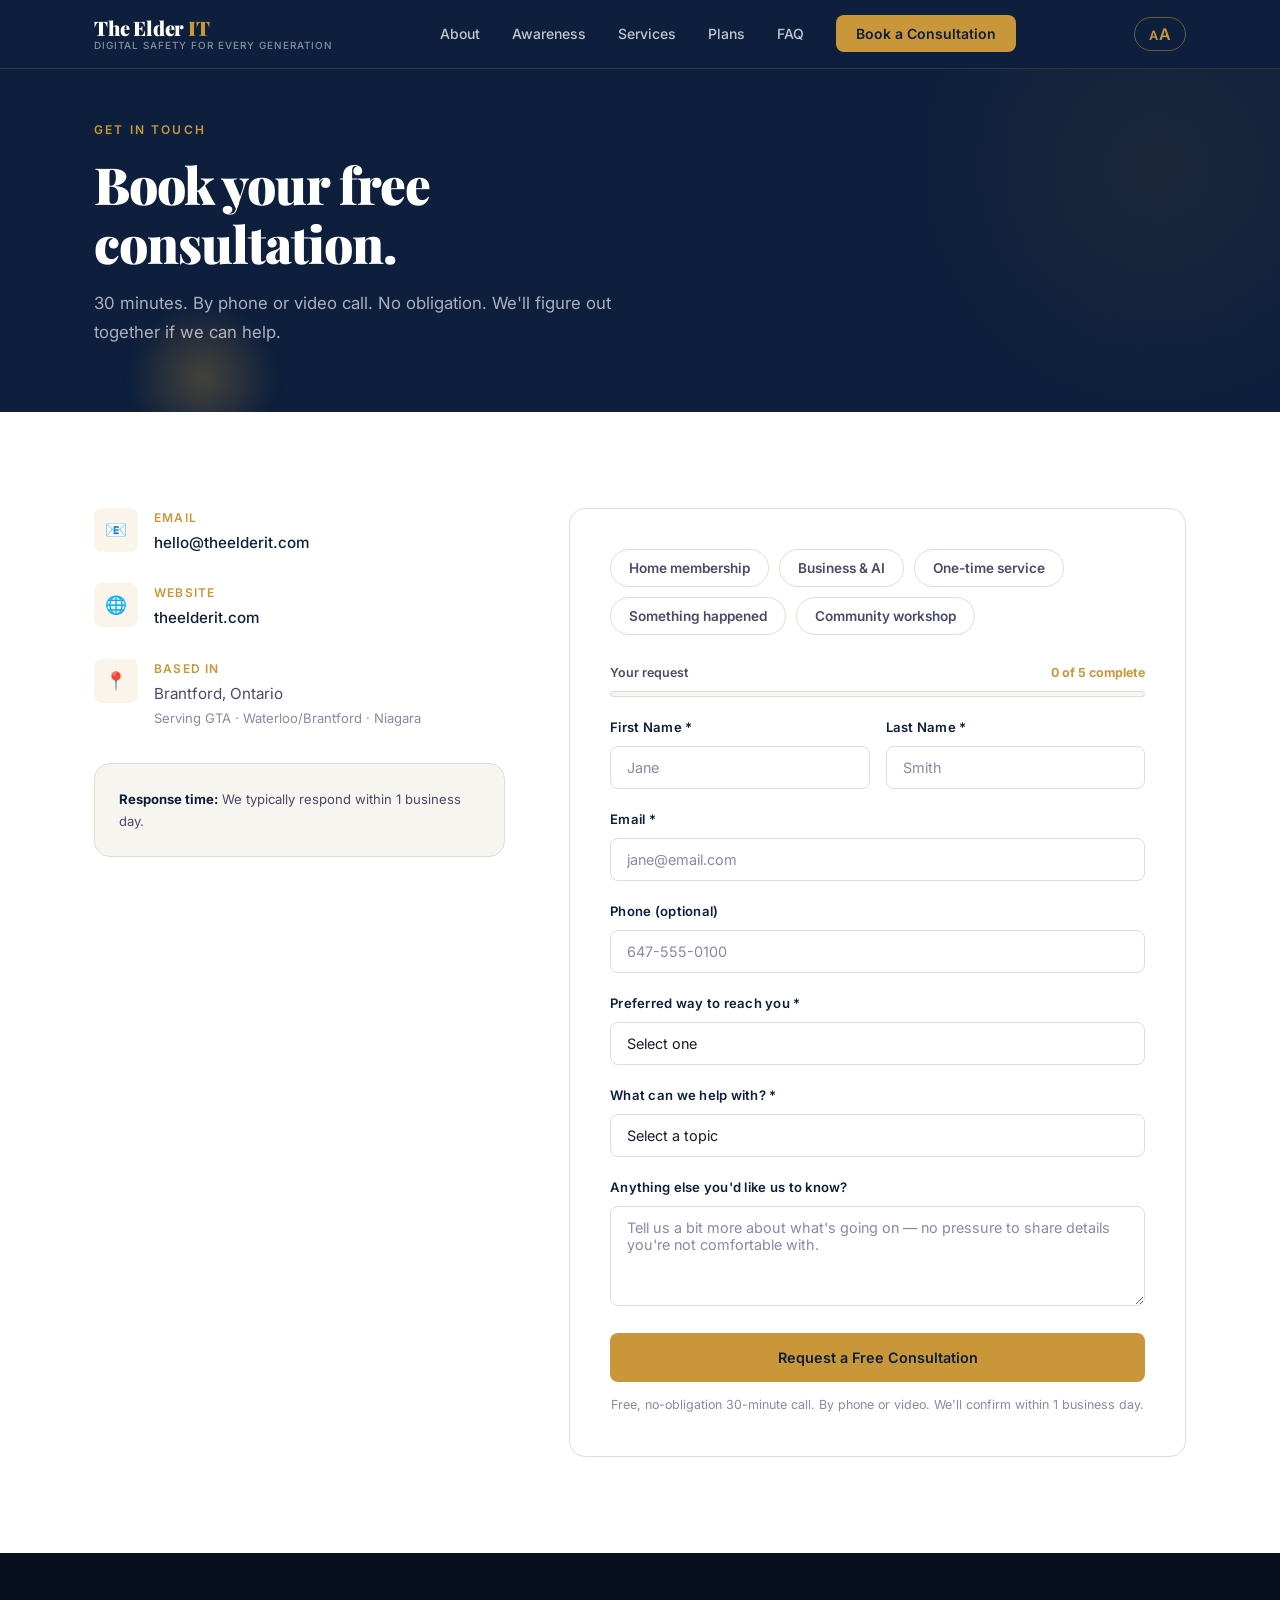
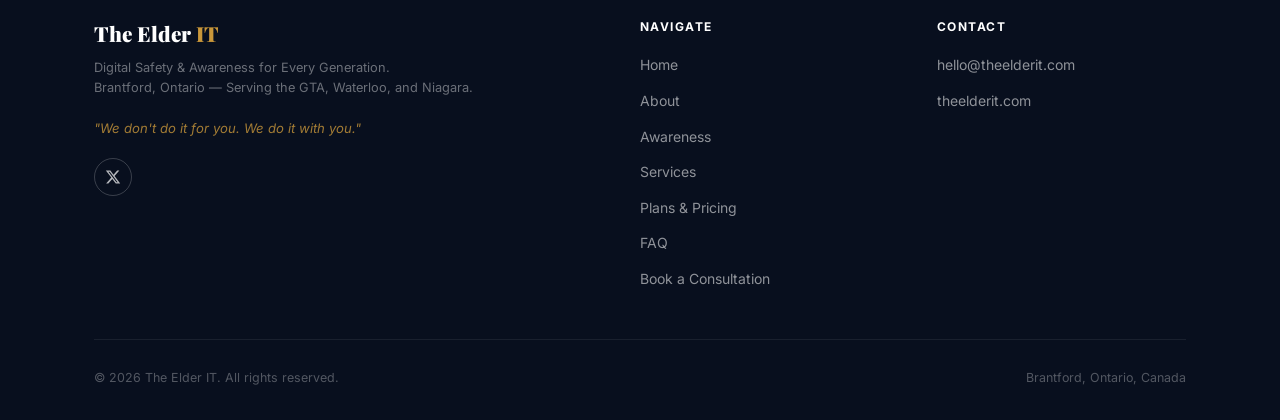
<file: contact.html>
<!DOCTYPE html>
<html lang="en">
<head>
  <meta charset="UTF-8" />
  <meta name="viewport" content="width=device-width, initial-scale=1.0" />
  <meta name="description" content="Book a Free Consultation — The Elder IT | The Elder IT" />
  <meta name="theme-color" content="#0D1F3C" />
  <title>Book a Free Consultation — The Elder IT — The Elder IT</title>
  <link rel="icon" type="image/svg+xml" href="data:image/svg+xml,<svg xmlns='http://www.w3.org/2000/svg' viewBox='0 0 32 32'><rect width='32' height='32' fill='%230D1F3C' rx='6'/><text x='16' y='22' text-anchor='middle' font-size='16' fill='%23C9973A' font-family='serif' font-weight='bold'>E</text></svg>" />
  <style>
/* ============================================
   THE ELDER IT — Main Stylesheet
   Colors: Navy #0D1F3C | Gold #C9973A | White
   ============================================ */

@import url('https://fonts.googleapis.com/css2?family=Playfair+Display:wght@700;900&family=Inter:wght@300;400;500;600&display=swap');

:root {
  --navy: #0D1F3C;
  --navy-light: #152e58;
  --gold: #C9973A;
  --gold-light: #e0b05a;
  --white: #ffffff;
  --off-white: #F7F5F0;
  --text-dark: #1a1a2e;
  --text-mid: #4a4a6a;
  --text-light: #8888aa;
  --border: #e2ddd4;
  --shadow: rgba(13, 31, 60, 0.12);
  --radius: 8px;
  --radius-lg: 16px;
}

*, *::before, *::after {
  box-sizing: border-box;
  margin: 0;
  padding: 0;
}

html {
  scroll-behavior: smooth;
}

body {
  font-family: 'Inter', sans-serif;
  font-weight: 400;
  color: var(--text-dark);
  background: var(--white);
  line-height: 1.6;
  -webkit-font-smoothing: antialiased;
}

/* ── TYPOGRAPHY ── */
h1, h2, h3 {
  font-family: 'Playfair Display', serif;
  line-height: 1.15;
  letter-spacing: -0.02em;
}

h1 { font-size: clamp(2.4rem, 5vw, 4rem); font-weight: 900; }
h2 { font-size: clamp(1.8rem, 3.5vw, 2.8rem); font-weight: 700; }
h3 { font-size: clamp(1.2rem, 2vw, 1.5rem); font-weight: 700; }

p { line-height: 1.75; color: var(--text-mid); }

a { color: inherit; text-decoration: none; }

/* ── LAYOUT ── */
.container {
  max-width: 1140px;
  margin: 0 auto;
  padding: 0 24px;
}

.section {
  padding: 96px 0;
}

.section--alt {
  background: var(--off-white);
}

.section--dark {
  background: var(--navy);
  color: var(--white);
}

.section__eyebrow {
  font-family: 'Inter', sans-serif;
  font-size: 0.75rem;
  font-weight: 600;
  letter-spacing: 0.15em;
  text-transform: uppercase;
  color: var(--gold);
  margin-bottom: 16px;
  display: block;
}

.section__heading {
  margin-bottom: 16px;
}

.section__subheading {
  font-size: 1.15rem;
  color: var(--text-mid);
  max-width: 600px;
  margin-bottom: 56px;
}

.section--dark .section__subheading {
  color: rgba(255,255,255,0.7);
}

.section--dark h2 {
  color: var(--white);
}

/* ── NAV ── */
.nav {
  position: fixed;
  top: 0;
  left: 0;
  right: 0;
  z-index: 100;
  background: var(--navy);
  border-bottom: 1px solid rgba(201, 151, 58, 0.2);
  transition: box-shadow 0.3s;
}

.nav.scrolled {
  box-shadow: 0 4px 24px rgba(13,31,60,0.35);
}

.nav__inner {
  display: flex;
  align-items: center;
  justify-content: space-between;
  height: 68px;
  padding: 0 24px;
  max-width: 1140px;
  margin: 0 auto;
}

.nav__logo {
  display: flex;
  flex-direction: column;
  line-height: 1;
}

.nav__logo-name {
  font-family: 'Playfair Display', serif;
  font-size: 1.25rem;
  font-weight: 900;
  color: var(--white);
  letter-spacing: -0.01em;
}

.nav__logo-name span {
  color: var(--gold);
}

.nav__logo-tagline {
  font-size: 0.62rem;
  font-weight: 500;
  letter-spacing: 0.1em;
  text-transform: uppercase;
  color: rgba(255,255,255,0.5);
  margin-top: 3px;
}

.nav__links {
  display: flex;
  align-items: center;
  gap: 32px;
  list-style: none;
}

.nav__links a {
  font-size: 0.875rem;
  font-weight: 500;
  color: rgba(255,255,255,0.75);
  transition: color 0.2s;
}

.nav__links a:hover {
  color: var(--gold);
}

.nav__cta {
  background: var(--gold);
  color: var(--navy) !important;
  padding: 10px 20px;
  border-radius: var(--radius);
  font-weight: 600 !important;
  transition: background 0.2s !important;
}

.nav__cta:hover {
  background: var(--gold-light) !important;
  color: var(--navy) !important;
}

.nav__hamburger {
  display: none;
  flex-direction: column;
  gap: 5px;
  cursor: pointer;
  background: none;
  border: none;
  padding: 4px;
}

.nav__hamburger span {
  display: block;
  width: 24px;
  height: 2px;
  background: var(--white);
  border-radius: 2px;
  transition: all 0.3s;
}

/* ── HERO ── */
.hero {
  background: var(--navy);
  min-height: 100vh;
  display: flex;
  align-items: center;
  padding-top: 68px;
  position: relative;
  overflow: hidden;
}

.hero::before {
  content: '';
  position: absolute;
  top: -20%;
  right: -10%;
  width: 600px;
  height: 600px;
  background: radial-gradient(circle, rgba(201,151,58,0.08) 0%, transparent 70%);
  pointer-events: none;
}

.hero::after {
  content: '';
  position: absolute;
  bottom: -10%;
  left: -5%;
  width: 400px;
  height: 400px;
  background: radial-gradient(circle, rgba(201,151,58,0.05) 0%, transparent 70%);
  pointer-events: none;
}

.hero__inner {
  display: grid;
  grid-template-columns: 1fr 1fr;
  gap: 80px;
  align-items: center;
  padding: 80px 24px;
  max-width: 1140px;
  margin: 0 auto;
  width: 100%;
}

.hero__scroll-line {
  display: block;
  width: 1px;
  height: 48px;
  background: linear-gradient(to bottom, var(--gold), transparent);
  margin-bottom: 24px;
}

.hero__eyebrow {
  font-size: 0.75rem;
  font-weight: 600;
  letter-spacing: 0.18em;
  text-transform: uppercase;
  color: var(--gold);
  margin-bottom: 20px;
  display: block;
}

.hero__heading {
  color: var(--white);
  margin-bottom: 24px;
}

.hero__heading em {
  font-style: normal;
  color: var(--gold);
}

.hero__body {
  font-size: 1.1rem;
  color: rgba(255,255,255,0.65);
  margin-bottom: 40px;
  max-width: 480px;
}

.hero__actions {
  display: flex;
  gap: 16px;
  flex-wrap: wrap;
}

.hero__stats {
  display: grid;
  grid-template-columns: 1fr 1fr;
  gap: 20px;
}

.hero__stat {
  background: rgba(255,255,255,0.04);
  border: 1px solid rgba(201,151,58,0.2);
  border-radius: var(--radius-lg);
  padding: 28px 24px;
  position: relative;
  overflow: hidden;
}

.hero__stat::before {
  content: '';
  position: absolute;
  top: 0;
  left: 0;
  right: 0;
  height: 2px;
  background: linear-gradient(to right, var(--gold), transparent);
}

.hero__stat-number {
  font-family: 'Playfair Display', serif;
  font-size: 2.2rem;
  font-weight: 900;
  color: var(--gold);
  line-height: 1;
  margin-bottom: 8px;
}

.hero__stat-label {
  font-size: 0.8rem;
  color: rgba(255,255,255,0.55);
  line-height: 1.4;
}

.hero__stat-source {
  font-size: 0.65rem;
  color: rgba(255,255,255,0.3);
  margin-top: 6px;
  font-style: italic;
}

/* ── BUTTONS ── */
.btn {
  display: inline-flex;
  align-items: center;
  gap: 8px;
  padding: 14px 28px;
  border-radius: var(--radius);
  font-family: 'Inter', sans-serif;
  font-size: 0.9rem;
  font-weight: 600;
  cursor: pointer;
  transition: all 0.2s;
  border: none;
  text-decoration: none;
}

.btn--primary {
  background: var(--gold);
  color: var(--navy);
}

.btn--primary:hover {
  background: var(--gold-light);
  transform: translateY(-1px);
  box-shadow: 0 8px 24px rgba(201,151,58,0.3);
}

.btn--outline {
  background: transparent;
  color: var(--white);
  border: 1px solid rgba(255,255,255,0.3);
}

.btn--outline:hover {
  border-color: var(--gold);
  color: var(--gold);
}

.btn--navy {
  background: var(--navy);
  color: var(--white);
}

.btn--navy:hover {
  background: var(--navy-light);
  transform: translateY(-1px);
}

/* ── AUDIENCE CARDS ── */
.audience-grid {
  display: grid;
  grid-template-columns: repeat(3, 1fr);
  gap: 24px;
}

.audience-card {
  background: var(--white);
  border: 1px solid var(--border);
  border-radius: var(--radius-lg);
  padding: 36px 28px;
  transition: all 0.25s;
  position: relative;
  overflow: hidden;
}

.audience-card::after {
  content: '';
  position: absolute;
  bottom: 0;
  left: 0;
  right: 0;
  height: 3px;
  background: var(--gold);
  transform: scaleX(0);
  transition: transform 0.25s;
  transform-origin: left;
}

.audience-card:hover {
  border-color: var(--gold);
  box-shadow: 0 12px 40px var(--shadow);
  transform: translateY(-4px);
}

.audience-card:hover::after {
  transform: scaleX(1);
}

.audience-card__icon {
  font-size: 2rem;
  margin-bottom: 16px;
  display: block;
}

.audience-card__title {
  font-family: 'Playfair Display', serif;
  font-size: 1.25rem;
  font-weight: 700;
  color: var(--navy);
  margin-bottom: 12px;
}

.audience-card__body {
  font-size: 0.9rem;
  color: var(--text-mid);
  line-height: 1.65;
}

.audience-card__tags {
  display: flex;
  flex-wrap: wrap;
  gap: 6px;
  margin-top: 16px;
}

.tag {
  font-size: 0.7rem;
  font-weight: 500;
  padding: 4px 10px;
  background: var(--off-white);
  border-radius: 100px;
  color: var(--text-mid);
}

/* ── THREAT SECTION ── */
.threat-grid {
  display: grid;
  grid-template-columns: repeat(3, 1fr);
  gap: 20px;
}

.threat-card {
  background: rgba(255,255,255,0.04);
  border: 1px solid rgba(255,255,255,0.08);
  border-radius: var(--radius-lg);
  padding: 28px 24px;
  transition: border-color 0.2s;
}

.threat-card:hover {
  border-color: rgba(201,151,58,0.4);
}

.threat-card__icon {
  font-size: 1.5rem;
  margin-bottom: 14px;
  display: block;
}

.threat-card__title {
  font-size: 1rem;
  font-weight: 600;
  color: var(--white);
  margin-bottom: 8px;
}

.threat-card__body {
  font-size: 0.85rem;
  color: rgba(255,255,255,0.55);
  line-height: 1.6;
}

.threat-tabs {
  display: flex;
  gap: 8px;
  margin-bottom: 40px;
}

.threat-tab {
  padding: 10px 24px;
  border-radius: 100px;
  font-size: 0.875rem;
  font-weight: 600;
  cursor: pointer;
  border: 1px solid rgba(255,255,255,0.2);
  background: transparent;
  color: rgba(255,255,255,0.6);
  transition: all 0.2s;
  font-family: 'Inter', sans-serif;
}

.threat-tab.active,
.threat-tab:hover {
  background: var(--gold);
  border-color: var(--gold);
  color: var(--navy);
}

.threat-panel { display: none; }
.threat-panel.active { display: grid; grid-template-columns: repeat(3, 1fr); gap: 20px; }

/* ── WARNING SIGNS ── */
.warning-list {
  display: flex;
  flex-direction: column;
  gap: 0;
  border: 1px solid var(--border);
  border-radius: var(--radius-lg);
  overflow: hidden;
  background: var(--white);
}

.warning-item {
  display: grid;
  grid-template-columns: 60px 1fr;
  align-items: center;
  gap: 24px;
  padding: 24px 28px;
  border-bottom: 1px solid var(--border);
  transition: background 0.2s;
}

.warning-item:last-child { border-bottom: none; }

.warning-item:hover {
  background: rgba(201,151,58,0.06);
}

.warning-item__number {
  font-family: 'Playfair Display', serif;
  font-size: 2rem;
  font-weight: 900;
  color: var(--gold);
  opacity: 0.6;
  line-height: 1;
}

.warning-item__title {
  font-size: 1rem;
  font-weight: 700;
  color: var(--navy);
  margin-bottom: 4px;
}

.warning-item__body {
  font-size: 0.875rem;
  color: var(--text-mid);
  line-height: 1.6;
}

/* ── SERVICES ── */
.services-grid {
  display: grid;
  grid-template-columns: repeat(2, 1fr);
  gap: 24px;
}

.service-card {
  background: var(--white);
  border: 1px solid var(--border);
  border-radius: var(--radius-lg);
  padding: 32px 28px;
  transition: all 0.25s;
}

.service-card:hover {
  box-shadow: 0 12px 40px var(--shadow);
  border-color: rgba(201,151,58,0.4);
}

.service-card__icon {
  font-size: 1.75rem;
  margin-bottom: 16px;
  display: block;
}

.service-card__title {
  font-family: 'Playfair Display', serif;
  font-size: 1.2rem;
  font-weight: 700;
  color: var(--navy);
  margin-bottom: 10px;
}

.service-card__body {
  font-size: 0.875rem;
  color: var(--text-mid);
  line-height: 1.65;
}

/* ── PLANS ── */
.plans-grid {
  display: grid;
  grid-template-columns: repeat(4, 1fr);
  gap: 20px;
  align-items: start;
}

.plan-card {
  background: var(--white);
  border: 1px solid var(--border);
  border-radius: var(--radius-lg);
  padding: 32px 24px;
  position: relative;
  transition: all 0.25s;
}

.plan-card:hover {
  box-shadow: 0 16px 48px var(--shadow);
  transform: translateY(-4px);
}

.plan-card--featured {
  border: 2px solid var(--gold);
  background: var(--navy);
  color: var(--white);
}

.plan-card--featured .plan-card__price,
.plan-card--featured .plan-card__name {
  color: var(--white);
}

.plan-card--featured .plan-card__feature {
  color: rgba(255,255,255,0.75);
  border-color: rgba(255,255,255,0.1);
}

.plan-card--featured .plan-card__feature::before {
  color: var(--gold);
}

.plan-badge {
  position: absolute;
  top: -12px;
  left: 50%;
  transform: translateX(-50%);
  background: var(--gold);
  color: var(--navy);
  font-size: 0.7rem;
  font-weight: 700;
  letter-spacing: 0.1em;
  text-transform: uppercase;
  padding: 4px 14px;
  border-radius: 100px;
  white-space: nowrap;
}

.plan-card__name {
  font-family: 'Playfair Display', serif;
  font-size: 1.15rem;
  font-weight: 700;
  color: var(--navy);
  margin-bottom: 8px;
}

.plan-card__price {
  font-family: 'Playfair Display', serif;
  font-size: 2.2rem;
  font-weight: 900;
  color: var(--navy);
  line-height: 1;
  margin-bottom: 4px;
}

.plan-card__price span {
  font-size: 1rem;
  font-weight: 400;
  font-family: 'Inter', sans-serif;
  color: var(--text-light);
}

.plan-card__hst {
  font-size: 0.72rem;
  color: var(--text-light);
  margin-bottom: 20px;
}

.plan-card--featured .plan-card__hst {
  color: rgba(255,255,255,0.4);
}

.plan-card__divider {
  height: 1px;
  background: var(--border);
  margin: 16px 0;
}

.plan-card--featured .plan-card__divider {
  background: rgba(255,255,255,0.1);
}

.plan-card__features {
  list-style: none;
  display: flex;
  flex-direction: column;
  gap: 10px;
  margin-bottom: 24px;
}

.plan-card__feature {
  font-size: 0.82rem;
  color: var(--text-mid);
  padding-left: 20px;
  position: relative;
  border-bottom: 1px solid var(--border);
  padding-bottom: 10px;
  line-height: 1.4;
}

.plan-card__feature:last-child {
  border-bottom: none;
  padding-bottom: 0;
}

.plan-card__feature::before {
  content: '✓';
  position: absolute;
  left: 0;
  color: var(--gold);
  font-weight: 700;
  font-size: 0.75rem;
}

.plan-card .btn {
  width: 100%;
  justify-content: center;
}

/* ── FAQ ── */
.faq-list {
  max-width: 760px;
  margin: 0 auto;
}

.faq-item {
  border-bottom: 1px solid var(--border);
}

.faq-question {
  width: 100%;
  background: none;
  border: none;
  text-align: left;
  padding: 24px 0;
  font-family: 'Inter', sans-serif;
  font-size: 1rem;
  font-weight: 600;
  color: var(--navy);
  cursor: pointer;
  display: flex;
  justify-content: space-between;
  align-items: center;
  gap: 16px;
  transition: color 0.2s;
}

.faq-question:hover {
  color: var(--gold);
}

.faq-question svg {
  flex-shrink: 0;
  transition: transform 0.25s;
  color: var(--gold);
}

.faq-item.open .faq-question svg {
  transform: rotate(45deg);
}

.faq-answer {
  max-height: 0;
  overflow: hidden;
  transition: max-height 0.35s ease, padding 0.2s;
}

.faq-item.open .faq-answer {
  max-height: 400px;
  padding-bottom: 24px;
}

.faq-answer p {
  font-size: 0.95rem;
  color: var(--text-mid);
  line-height: 1.75;
}

/* ── CONTACT / BOOKING ── */
.contact-grid {
  display: grid;
  grid-template-columns: 1fr 1.5fr;
  gap: 64px;
  align-items: start;
}

.contact-info__item {
  display: flex;
  align-items: flex-start;
  gap: 16px;
  margin-bottom: 28px;
}

.contact-info__icon {
  width: 44px;
  height: 44px;
  background: rgba(201,151,58,0.1);
  border-radius: var(--radius);
  display: flex;
  align-items: center;
  justify-content: center;
  font-size: 1.1rem;
  flex-shrink: 0;
  color: var(--gold);
}

.contact-info__label {
  font-size: 0.75rem;
  font-weight: 600;
  text-transform: uppercase;
  letter-spacing: 0.1em;
  color: var(--gold);
  margin-bottom: 4px;
}

.contact-info__value {
  font-size: 0.95rem;
  color: var(--text-mid);
}

.contact-info__value a {
  color: var(--navy);
  font-weight: 500;
  transition: color 0.2s;
}

.contact-info__value a:hover {
  color: var(--gold);
}

.booking-form {
  background: var(--white);
  border: 1px solid var(--border);
  border-radius: var(--radius-lg);
  padding: 40px;
}

.form-group {
  margin-bottom: 20px;
}

.form-label {
  display: block;
  font-size: 0.82rem;
  font-weight: 600;
  color: var(--navy);
  margin-bottom: 8px;
  letter-spacing: 0.02em;
}

.form-input,
.form-select,
.form-textarea {
  width: 100%;
  padding: 12px 16px;
  border: 1px solid var(--border);
  border-radius: var(--radius);
  font-family: 'Inter', sans-serif;
  font-size: 0.9rem;
  color: var(--text-dark);
  background: var(--white);
  transition: border-color 0.2s, box-shadow 0.2s;
  appearance: none;
}

.form-input:focus,
.form-select:focus,
.form-textarea:focus {
  outline: none;
  border-color: var(--gold);
  box-shadow: 0 0 0 3px rgba(201,151,58,0.12);
}

.form-input::placeholder,
.form-textarea::placeholder {
  color: var(--text-light);
}

.form-textarea {
  resize: vertical;
  min-height: 100px;
}

.form-row {
  display: grid;
  grid-template-columns: 1fr 1fr;
  gap: 16px;
}

.form-note {
  font-size: 0.78rem;
  color: var(--text-light);
  margin-top: 12px;
  text-align: center;
}

.form-success {
  display: none;
  text-align: center;
  padding: 32px;
}

.form-success__icon {
  font-size: 2.5rem;
  margin-bottom: 12px;
}

.form-success__title {
  font-family: 'Playfair Display', serif;
  font-size: 1.4rem;
  color: var(--navy);
  margin-bottom: 8px;
}

.form-success__body {
  font-size: 0.9rem;
  color: var(--text-mid);
}

/* ── MISSION BANNER ── */
.mission-banner {
  background: var(--navy);
  padding: 80px 0;
  text-align: center;
  position: relative;
  overflow: hidden;
}

.mission-banner::before {
  content: '';
  position: absolute;
  top: 50%;
  left: 50%;
  transform: translate(-50%, -50%);
  width: 800px;
  height: 800px;
  background: radial-gradient(circle, rgba(201,151,58,0.06) 0%, transparent 65%);
  pointer-events: none;
}

.mission-banner__quote {
  font-family: 'Playfair Display', serif;
  font-size: clamp(1.6rem, 3.5vw, 2.8rem);
  font-weight: 700;
  font-style: italic;
  color: var(--white);
  max-width: 800px;
  margin: 0 auto 24px;
  line-height: 1.3;
}

.mission-banner__quote em {
  color: var(--gold);
  font-style: normal;
}

.mission-banner__attr {
  font-size: 0.8rem;
  font-weight: 500;
  letter-spacing: 0.12em;
  text-transform: uppercase;
  color: rgba(255,255,255,0.4);
}

/* ── FOOTER ── */
.footer {
  background: #080f1e;
  color: rgba(255,255,255,0.6);
  padding: 64px 0 32px;
}

.footer__grid {
  display: grid;
  grid-template-columns: 2fr 1fr 1fr;
  gap: 48px;
  margin-bottom: 48px;
}

.footer__logo-name {
  font-family: 'Playfair Display', serif;
  font-size: 1.3rem;
  font-weight: 900;
  color: var(--white);
  margin-bottom: 8px;
}

.footer__logo-name span {
  color: var(--gold);
}

.footer__tagline {
  font-size: 0.8rem;
  color: rgba(255,255,255,0.4);
  margin-bottom: 20px;
  line-height: 1.5;
}

.footer__differentiator {
  font-size: 0.82rem;
  font-style: italic;
  color: var(--gold);
  opacity: 0.8;
}

.footer__heading {
  font-size: 0.75rem;
  font-weight: 700;
  letter-spacing: 0.12em;
  text-transform: uppercase;
  color: var(--white);
  margin-bottom: 16px;
}

.footer__links {
  list-style: none;
  display: flex;
  flex-direction: column;
  gap: 10px;
}

.footer__links a {
  font-size: 0.875rem;
  color: rgba(255,255,255,0.55);
  transition: color 0.2s;
}

.footer__links a:hover {
  color: var(--gold);
}

.footer__divider {
  height: 1px;
  background: rgba(255,255,255,0.07);
  margin-bottom: 28px;
}

.footer__bottom {
  display: flex;
  justify-content: space-between;
  align-items: center;
  font-size: 0.78rem;
  color: rgba(255,255,255,0.3);
}

/* ── PROTECTION PLAN ── */
.protection-steps {
  display: grid;
  grid-template-columns: repeat(3, 1fr);
  gap: 32px;
}

.protection-step {
  text-align: center;
  padding: 40px 28px;
  background: var(--off-white);
  border-radius: var(--radius-lg);
  position: relative;
}

.protection-step__number {
  width: 52px;
  height: 52px;
  background: var(--navy);
  color: var(--gold);
  font-family: 'Playfair Display', serif;
  font-size: 1.4rem;
  font-weight: 900;
  border-radius: 50%;
  display: flex;
  align-items: center;
  justify-content: center;
  margin: 0 auto 20px;
}

.protection-step__title {
  font-family: 'Playfair Display', serif;
  font-size: 1.2rem;
  font-weight: 700;
  color: var(--navy);
  margin-bottom: 12px;
}

.protection-step__items {
  list-style: none;
  display: flex;
  flex-direction: column;
  gap: 8px;
  text-align: left;
}

.protection-step__item {
  font-size: 0.85rem;
  color: var(--text-mid);
  padding-left: 16px;
  position: relative;
  line-height: 1.5;
}

.protection-step__item::before {
  content: '→';
  position: absolute;
  left: 0;
  color: var(--gold);
  font-size: 0.75rem;
}

/* ── ABOUT SECTION ── */
.about-grid {
  display: grid;
  grid-template-columns: 1fr 1fr;
  gap: 80px;
  align-items: center;
}

.about-principle {
  background: var(--navy);
  border-radius: var(--radius-lg);
  padding: 40px;
  margin-top: 32px;
}

.about-principle__text {
  font-family: 'Playfair Display', serif;
  font-size: 1.3rem;
  font-style: italic;
  color: var(--white);
  line-height: 1.5;
  margin-bottom: 12px;
}

.about-principle__attr {
  font-size: 0.75rem;
  color: var(--gold);
  font-weight: 600;
  letter-spacing: 0.08em;
  text-transform: uppercase;
}

.about-values {
  display: flex;
  flex-direction: column;
  gap: 24px;
}

.about-value {
  display: flex;
  gap: 20px;
  align-items: flex-start;
}

.about-value__icon {
  width: 48px;
  height: 48px;
  background: rgba(201,151,58,0.1);
  border-radius: var(--radius);
  display: flex;
  align-items: center;
  justify-content: center;
  font-size: 1.2rem;
  flex-shrink: 0;
}

.about-value__title {
  font-weight: 700;
  color: var(--navy);
  margin-bottom: 4px;
  font-size: 1rem;
}

.about-value__body {
  font-size: 0.875rem;
  color: var(--text-mid);
  line-height: 1.65;
}

/* ── REGION PILLS ── */
.region-pills {
  display: flex;
  flex-wrap: wrap;
  gap: 10px;
  margin-top: 20px;
}

.region-pill {
  display: inline-flex;
  align-items: center;
  gap: 6px;
  background: rgba(201,151,58,0.1);
  border: 1px solid rgba(201,151,58,0.25);
  color: var(--navy);
  font-size: 0.82rem;
  font-weight: 500;
  padding: 8px 16px;
  border-radius: 100px;
}

.region-pill::before {
  content: '📍';
  font-size: 0.75rem;
}

/* ── SCROLL ANIMATIONS ── */
.fade-up {
  opacity: 0;
  transform: translateY(24px);
  transition: opacity 0.6s ease, transform 0.6s ease;
}

.fade-up.visible {
  opacity: 1;
  transform: translateY(0);
}

/* ── MOBILE ── */
@media (max-width: 1024px) {
  .plans-grid {
    grid-template-columns: repeat(2, 1fr);
  }
}

@media (max-width: 900px) {
  .hero__inner {
    grid-template-columns: 1fr;
    gap: 48px;
    padding: 60px 24px;
  }

  .hero__stats {
    grid-template-columns: repeat(2, 1fr);
  }

  .audience-grid {
    grid-template-columns: 1fr 1fr;
  }

  .threat-grid,
  .threat-panel.active {
    grid-template-columns: 1fr 1fr;
  }

  .services-grid {
    grid-template-columns: 1fr;
  }

  .contact-grid {
    grid-template-columns: 1fr;
  }

  .about-grid {
    grid-template-columns: 1fr;
    gap: 40px;
  }

  .protection-steps {
    grid-template-columns: 1fr;
  }

  .footer__grid {
    grid-template-columns: 1fr 1fr;
  }
}

@media (max-width: 640px) {
  .section { padding: 64px 0; }

  .nav__links { display: none; }
  .nav__hamburger { display: flex; }

  .nav__links.mobile-open {
    display: flex;
    flex-direction: column;
    position: fixed;
    top: 68px;
    left: 0;
    right: 0;
    background: var(--navy);
    padding: 24px;
    gap: 20px;
    border-top: 1px solid rgba(201,151,58,0.2);
    z-index: 99;
  }

  .hero__stats {
    grid-template-columns: 1fr 1fr;
  }

  .audience-grid {
    grid-template-columns: 1fr;
  }

  .threat-grid,
  .threat-panel.active {
    grid-template-columns: 1fr;
  }

  .plans-grid {
    grid-template-columns: 1fr;
  }

  .form-row {
    grid-template-columns: 1fr;
  }

  .footer__grid {
    grid-template-columns: 1fr;
  }

  .footer__bottom {
    flex-direction: column;
    gap: 8px;
    text-align: center;
  }

  .booking-form {
    padding: 24px;
  }

  .warning-item {
    grid-template-columns: 40px 1fr;
    gap: 16px;
    padding: 20px;
  }
}

@media (prefers-reduced-motion: reduce) {
  .fade-up { transition: none; opacity: 1; transform: none; }
  * { transition-duration: 0.01ms !important; }
}


/* ── HOMEPAGE SECTION CARDS ── */
.home-sections {
  display: grid;
  grid-template-columns: repeat(3, 1fr);
  gap: 24px;
  margin-top: 56px;
}

.home-card {
  background: var(--white);
  border: 1px solid var(--border);
  border-radius: var(--radius-lg);
  padding: 36px 28px;
  text-decoration: none;
  display: block;
  transition: all 0.25s;
  position: relative;
  overflow: hidden;
}

.home-card::after {
  content: '';
  position: absolute;
  bottom: 0;
  left: 0;
  right: 0;
  height: 3px;
  background: var(--gold);
  transform: scaleX(0);
  transition: transform 0.25s;
  transform-origin: left;
}

.home-card:hover {
  border-color: var(--gold);
  box-shadow: 0 12px 40px var(--shadow);
  transform: translateY(-4px);
}

.home-card:hover::after {
  transform: scaleX(1);
}

.home-card__icon {
  font-size: 2rem;
  margin-bottom: 16px;
  display: block;
}

.home-card__title {
  font-family: 'Playfair Display', serif;
  font-size: 1.25rem;
  font-weight: 700;
  color: var(--navy);
  margin-bottom: 10px;
}

.home-card__body {
  font-size: 0.875rem;
  color: var(--text-mid);
  line-height: 1.65;
  margin-bottom: 20px;
}

.home-card__arrow {
  font-size: 0.82rem;
  font-weight: 600;
  color: var(--gold);
  letter-spacing: 0.05em;
}

/* ── PAGE HEADER ── */
.page-header {
  background: var(--navy);
  padding: 120px 0 64px;
  position: relative;
  overflow: hidden;
}

.page-header::before {
  content: '';
  position: absolute;
  top: -20%;
  right: -10%;
  width: 500px;
  height: 500px;
  background: radial-gradient(circle, rgba(201,151,58,0.08) 0%, transparent 70%);
  pointer-events: none;
}

.page-header__eyebrow {
  font-size: 0.75rem;
  font-weight: 600;
  letter-spacing: 0.18em;
  text-transform: uppercase;
  color: var(--gold);
  margin-bottom: 16px;
  display: block;
}

.page-header__title {
  font-family: 'Playfair Display', serif;
  font-size: clamp(2rem, 4vw, 3.2rem);
  font-weight: 900;
  color: var(--white);
  line-height: 1.15;
  margin-bottom: 16px;
}

.page-header__body {
  font-size: 1.05rem;
  color: rgba(255,255,255,0.65);
  max-width: 560px;
}

/* ── ACTIVE NAV ── */
.nav__links a.active {
  color: var(--gold);
}

@media (max-width: 900px) {
  .home-sections {
    grid-template-columns: repeat(2, 1fr);
  }
}

@media (max-width: 640px) {
  .home-sections {
    grid-template-columns: 1fr;
  }
}
</style>
  <link rel="stylesheet" href="assets/elder.css" />
</head>
<body>
<nav class="nav" role="navigation" aria-label="Main navigation">
  <div class="nav__inner">
    <a href="index.html" class="nav__logo" aria-label="The Elder IT — Home">
      <span class="nav__logo-name">The Elder <span>IT</span></span>
      <span class="nav__logo-tagline">Digital Safety for Every Generation</span>
    </a>
    <ul class="nav__links">
      <li><a href="about.html">About</a></li>
      <li><a href="awareness.html">Awareness</a></li>
      <li><a href="services.html">Services</a></li>
      <li><a href="plans.html">Plans</a></li>
      <li><a href="faq.html">FAQ</a></li>
      <li><a href="contact.html" class="nav__cta">Book a Consultation</a></li>
    </ul>
    <button class="nav__hamburger" aria-label="Open menu" aria-expanded="false">
      <span></span><span></span><span></span>
    </button>
  </div>
</nav>

<div class="page-header">
  <div class="container">
    <span class="page-header__eyebrow">Get In Touch</span>
    <h1 class="page-header__title">Book your free<br />consultation.</h1>
    <p class="page-header__body">30 minutes. By phone or video call. No obligation. We'll figure out together if we can help.</p>
  </div>
</div>

<section class="section">
  <div class="container">
    <div class="contact-grid">

      <div>
        <div class="contact-info__item">
          <div class="contact-info__icon">📧</div>
          <div>
            <div class="contact-info__label">Email</div>
            <div class="contact-info__value"><a href="mailto:hello@theelderit.com">hello@theelderit.com</a></div>
          </div>
        </div>
        <div class="contact-info__item">
          <div class="contact-info__icon">🌐</div>
          <div>
            <div class="contact-info__label">Website</div>
            <div class="contact-info__value"><a href="https://theelderit.com">theelderit.com</a></div>
          </div>
        </div>
        <div class="contact-info__item">
          <div class="contact-info__icon">📍</div>
          <div>
            <div class="contact-info__label">Based In</div>
            <div class="contact-info__value">Brantford, Ontario<br /><span style="font-size:0.82rem;color:var(--text-light);">Serving GTA · Waterloo/Brantford · Niagara</span></div>
          </div>
        </div>

        <div style="margin-top:32px; padding:24px; background:var(--off-white); border-radius:var(--radius-lg); border:1px solid var(--border);">
          <p style="font-size:0.82rem; color:var(--text-mid); line-height:1.7;">
            <strong style="color:var(--navy);">Response time:</strong> We typically respond within 1 business day.
          </p>
        </div>
      </div>

      <div class="booking-form">
        <div class="topic-chips" role="group" aria-label="Quick topic selection">
          <button type="button" class="topic-chip" data-topic="Membership plan">Home membership</button>
          <button type="button" class="topic-chip" data-topic="Business AI Services inquiry">Business &amp; AI</button>
          <button type="button" class="topic-chip" data-topic="One-time service">One-time service</button>
          <button type="button" class="topic-chip" data-topic="Scam or fraud concern">Something happened</button>
          <button type="button" class="topic-chip" data-topic="Community workshop">Community workshop</button>
        </div>
        <form id="booking-form" action="https://formspree.io/f/xvzjgobn" method="POST">
          <input type="hidden" name="_subject" value="New consultation request — The Elder IT" />
          <div class="form-row">
            <div class="form-group">
              <label class="form-label" for="first-name">First Name *</label>
              <input class="form-input" type="text" id="first-name" name="first_name" required placeholder="Jane" />
            </div>
            <div class="form-group">
              <label class="form-label" for="last-name">Last Name *</label>
              <input class="form-input" type="text" id="last-name" name="last_name" required placeholder="Smith" />
            </div>
          </div>
          <div class="form-group">
            <label class="form-label" for="email">Email *</label>
            <input class="form-input" type="email" id="email" name="email" required placeholder="jane@email.com" />
          </div>
          <div class="form-group">
            <label class="form-label" for="phone">Phone (optional)</label>
            <input class="form-input" type="tel" id="phone" name="phone" placeholder="647-555-0100" />
          </div>
          <div class="form-group">
            <label class="form-label" for="contact-pref">Preferred way to reach you *</label>
            <select class="form-select" id="contact-pref" name="contact_preference" required>
              <option value="" disabled selected>Select one</option>
              <option value="Phone call">Phone call</option>
              <option value="Email">Email</option>
              <option value="Either is fine">Either is fine</option>
            </select>
          </div>
          <div class="form-group">
            <label class="form-label" for="topic">What can we help with? *</label>
            <select class="form-select" id="topic" name="topic" required>
              <option value="" disabled selected>Select a topic</option>
              <option value="Device help or setup">Device help or setup</option>
              <option value="Scam or fraud concern">Scam or fraud concern — something happened</option>
              <option value="Family safety">Family safety & parental controls</option>
              <option value="Youth online safety">Youth online safety</option>
              <option value="Membership plan">Membership plan information</option>
              <option value="One-time service">One-time service (setup, recovery, transfer)</option>
              <option value="Business AI Services inquiry">Business AI Services inquiry</option>
              <option value="Community workshop">Community workshop or seminar</option>
              <option value="General inquiry">General inquiry</option>
              <option value="Other">Other</option>
            </select>
          </div>
          <div class="form-group">
            <label class="form-label" for="message">Anything else you'd like us to know?</label>
            <textarea class="form-textarea" id="message" name="message" placeholder="Tell us a bit more about what's going on — no pressure to share details you're not comfortable with."></textarea>
          </div>
          <button type="submit" class="btn btn--primary btn--submit" style="width:100%; justify-content:center; padding:16px;">Request a Free Consultation</button>
          <p class="form-note">Free, no-obligation 30-minute call. By phone or video. We'll confirm within 1 business day.</p>
        </form>
        <div id="form-success" class="form-success">
          <div class="form-success__icon">✅</div>
          <div class="form-success__title">We received your request.</div>
          <p class="form-success__body">We'll be in touch within 1 business day to confirm your consultation. If you'd prefer a call, let us know in your message and we'll reach out by phone.</p>
        </div>
      </div>

    </div>
  </div>
</section>

<footer class="footer">
  <div class="container">
    <div class="footer__grid">
      <div>
        <div class="footer__logo-name">The Elder <span>IT</span></div>
        <p class="footer__tagline">Digital Safety & Awareness for Every Generation.<br />Brantford, Ontario — Serving the GTA, Waterloo, and Niagara.</p>
        <p class="footer__differentiator">"We don't do it for you. We do it with you."</p>
        <div class="footer__social">
          <a href="https://x.com/theelderit" target="_blank" rel="noopener" aria-label="The Elder IT on X"><svg width="16" height="16" viewBox="0 0 24 24" fill="currentColor" aria-hidden="true"><path d="M18.244 2.25h3.308l-7.227 8.26 8.502 11.24H16.17l-5.214-6.817L4.99 21.75H1.68l7.73-8.835L1.254 2.25H8.08l4.713 6.231zm-1.161 17.52h1.833L7.084 4.126H5.117z"/></svg></a>
        </div>

      </div>
      <div>
        <div class="footer__heading">Navigate</div>
        <ul class="footer__links">
          <li><a href="index.html">Home</a></li>
          <li><a href="about.html">About</a></li>
          <li><a href="awareness.html">Awareness</a></li>
          <li><a href="services.html">Services</a></li>
          <li><a href="plans.html">Plans & Pricing</a></li>
          <li><a href="faq.html">FAQ</a></li>
          <li><a href="contact.html">Book a Consultation</a></li>
        </ul>
      </div>
      <div>
        <div class="footer__heading">Contact</div>
        <ul class="footer__links">
          <li><a href="mailto:hello@theelderit.com">hello@theelderit.com</a></li>
          <li><a href="https://theelderit.com">theelderit.com</a></li>
        </ul>
      </div>
    </div>
    <div class="footer__divider"></div>
    <div class="footer__bottom">
      <span>&copy; 2026 The Elder IT. All rights reserved.</span>
      <span>Brantford, Ontario, Canada</span>
    </div>
  </div>
</footer>
<script>
/* ============================================
   THE ELDER IT — Main JavaScript
   ============================================ */

document.addEventListener('DOMContentLoaded', () => {

  // ── PRE-SELECT TOPIC FROM URL PARAMETER ──
  const params = new URLSearchParams(window.location.search);
  const topicParam = params.get('topic');
  if (topicParam) {
    const topicSelect = document.getElementById('topic');
    if (topicSelect) {
      for (let option of topicSelect.options) {
        if (option.value === topicParam) {
          option.selected = true;
          break;
        }
      }
    }
  }

  // ── NAV SCROLL ──
  const nav = document.querySelector('.nav');
  window.addEventListener('scroll', () => {
    nav.classList.toggle('scrolled', window.scrollY > 40);
  });

  // ── MOBILE HAMBURGER ──
  const hamburger = document.querySelector('.nav__hamburger');
  const navLinks = document.querySelector('.nav__links');

  if (hamburger) {
    hamburger.addEventListener('click', () => {
      navLinks.classList.toggle('mobile-open');
      const spans = hamburger.querySelectorAll('span');
      spans.forEach(s => s.classList.toggle('open'));
    });

    // Close on link click
    navLinks.querySelectorAll('a').forEach(link => {
      link.addEventListener('click', () => {
        navLinks.classList.remove('mobile-open');
      });
    });
  }

  // ── THREAT TABS ──
  const tabs = document.querySelectorAll('.threat-tab');
  const panels = document.querySelectorAll('.threat-panel');

  tabs.forEach(tab => {
    tab.addEventListener('click', () => {
      tabs.forEach(t => t.classList.remove('active'));
      panels.forEach(p => p.classList.remove('active'));
      tab.classList.add('active');
      const target = tab.dataset.panel;
      const panel = document.getElementById(target);
      if (panel) panel.classList.add('active');
    });
  });

  // ── FAQ ACCORDION ──
  const faqItems = document.querySelectorAll('.faq-item');

  faqItems.forEach(item => {
    const question = item.querySelector('.faq-question');
    question.addEventListener('click', () => {
      const isOpen = item.classList.contains('open');
      // Close all
      faqItems.forEach(i => i.classList.remove('open'));
      // Open clicked if it was closed
      if (!isOpen) item.classList.add('open');
    });
  });

  // ── SCROLL ANIMATIONS ──
  const fadeEls = document.querySelectorAll('.fade-up');
  const observer = new IntersectionObserver((entries) => {
    entries.forEach((entry, i) => {
      if (entry.isIntersecting) {
        setTimeout(() => {
          entry.target.classList.add('visible');
        }, i * 80);
        observer.unobserve(entry.target);
      }
    });
  }, { threshold: 0.1, rootMargin: '0px 0px -40px 0px' });

  fadeEls.forEach(el => observer.observe(el));

  // ── SMOOTH SCROLL for anchor links ──
  document.querySelectorAll('a[href^="#"]').forEach(anchor => {
    anchor.addEventListener('click', (e) => {
      const target = document.querySelector(anchor.getAttribute('href'));
      if (target) {
        e.preventDefault();
        const offset = 80;
        const top = target.getBoundingClientRect().top + window.scrollY - offset;
        window.scrollTo({ top, behavior: 'smooth' });
      }
    });
  });

  // ── BOOKING FORM ──
  const bookingForm = document.getElementById('booking-form');
  if (bookingForm) {
    bookingForm.addEventListener('submit', async (e) => {
      e.preventDefault();
      const btn = bookingForm.querySelector('.btn--submit');
      btn.textContent = 'Sending…';
      btn.disabled = true;

      const formData = new FormData(bookingForm);

      try {
        const response = await fetch(bookingForm.action, {
          method: 'POST',
          body: formData,
          headers: { 'Accept': 'application/json' }
        });

        if (response.ok) {
          bookingForm.style.display = 'none';
          document.getElementById('form-success').style.display = 'block';
        } else {
          btn.textContent = 'Try again';
          btn.disabled = false;
          alert('Something went wrong. Please email us at hello@theelderit.com');
        }
      } catch (err) {
        btn.textContent = 'Try again';
        btn.disabled = false;
        alert('Something went wrong. Please email us at hello@theelderit.com');
      }
    });
  }

  // ── CONTACT FORM ──
  const contactForm = document.getElementById('contact-form');
  if (contactForm) {
    contactForm.addEventListener('submit', async (e) => {
      e.preventDefault();
      const btn = contactForm.querySelector('.btn--submit');
      btn.textContent = 'Sending…';
      btn.disabled = true;

      const formData = new FormData(contactForm);

      try {
        const response = await fetch(contactForm.action, {
          method: 'POST',
          body: formData,
          headers: { 'Accept': 'application/json' }
        });

        if (response.ok) {
          contactForm.style.display = 'none';
          document.getElementById('contact-success').style.display = 'block';
        } else {
          btn.textContent = 'Try again';
          btn.disabled = false;
        }
      } catch (err) {
        btn.textContent = 'Try again';
        btn.disabled = false;
      }
    });
  }

});

</script>
<script src="assets/elder.js" defer></script>
</body>
</html>
</file>
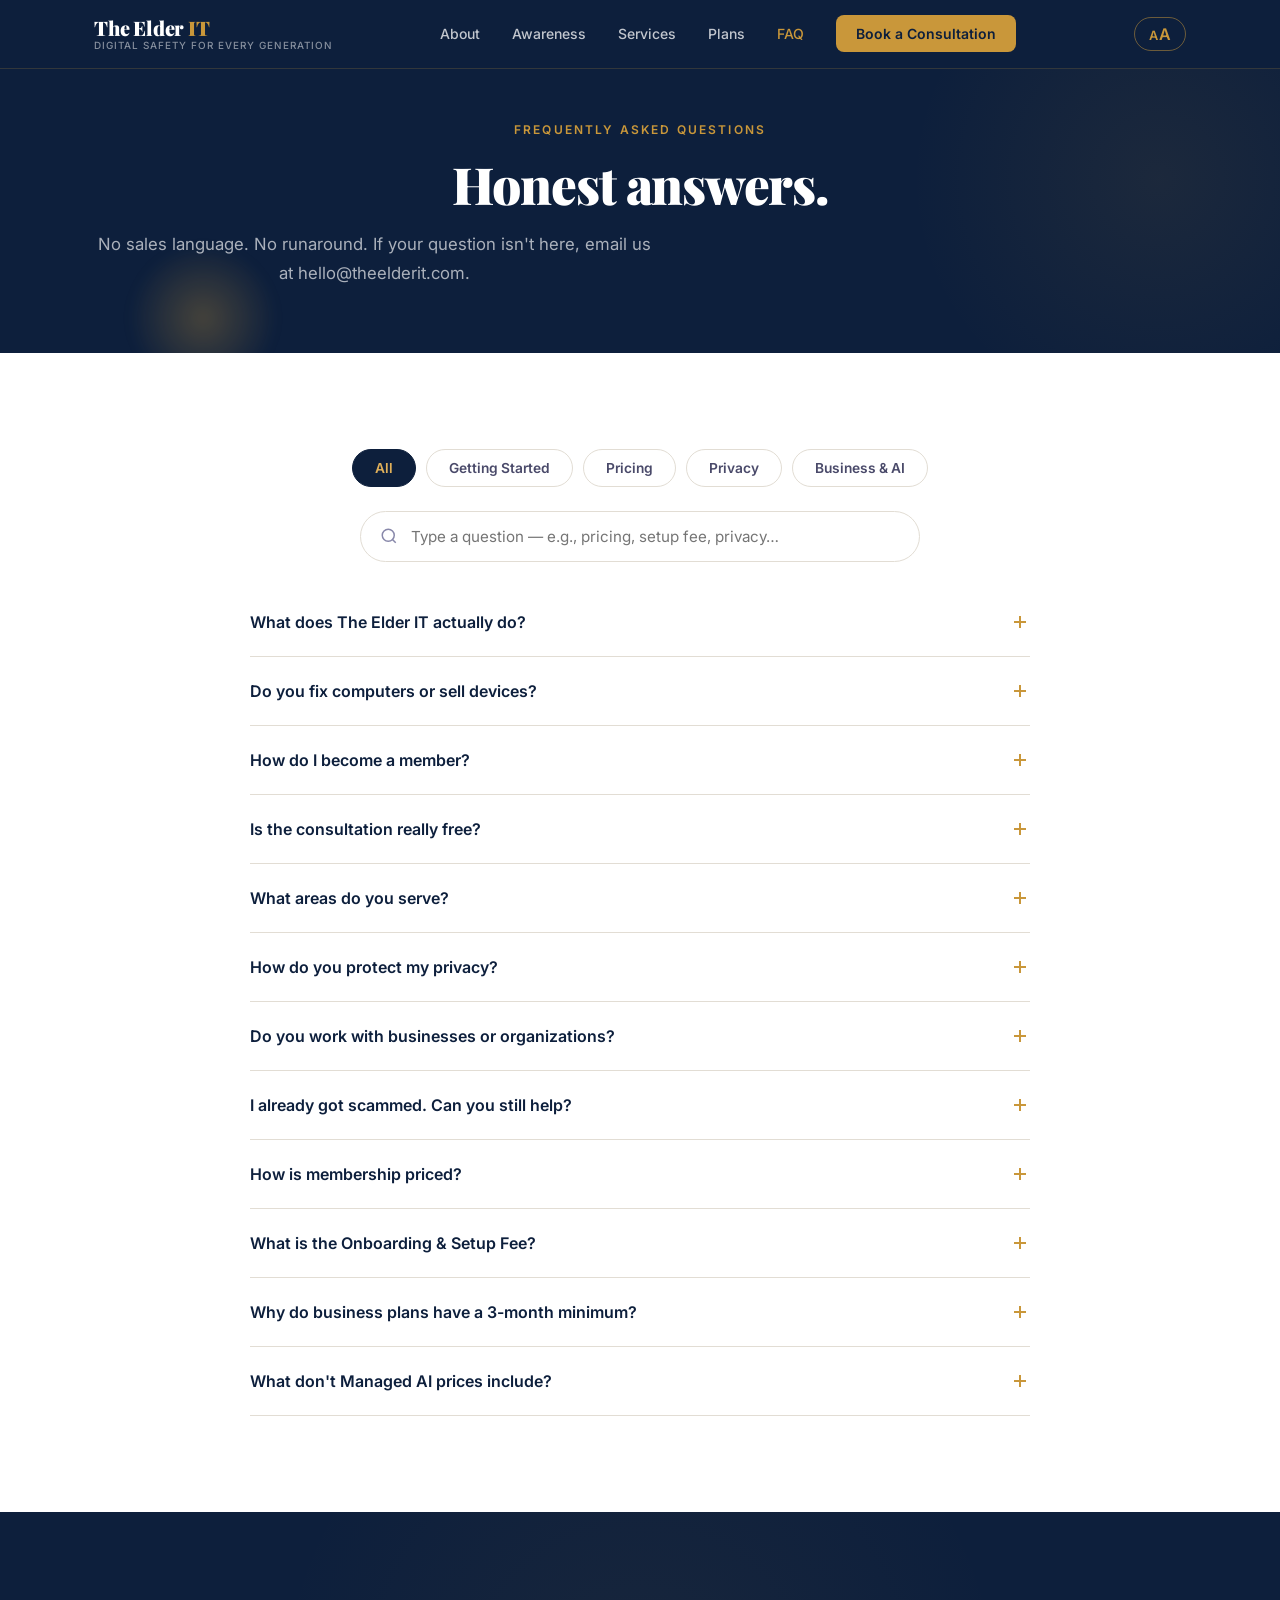
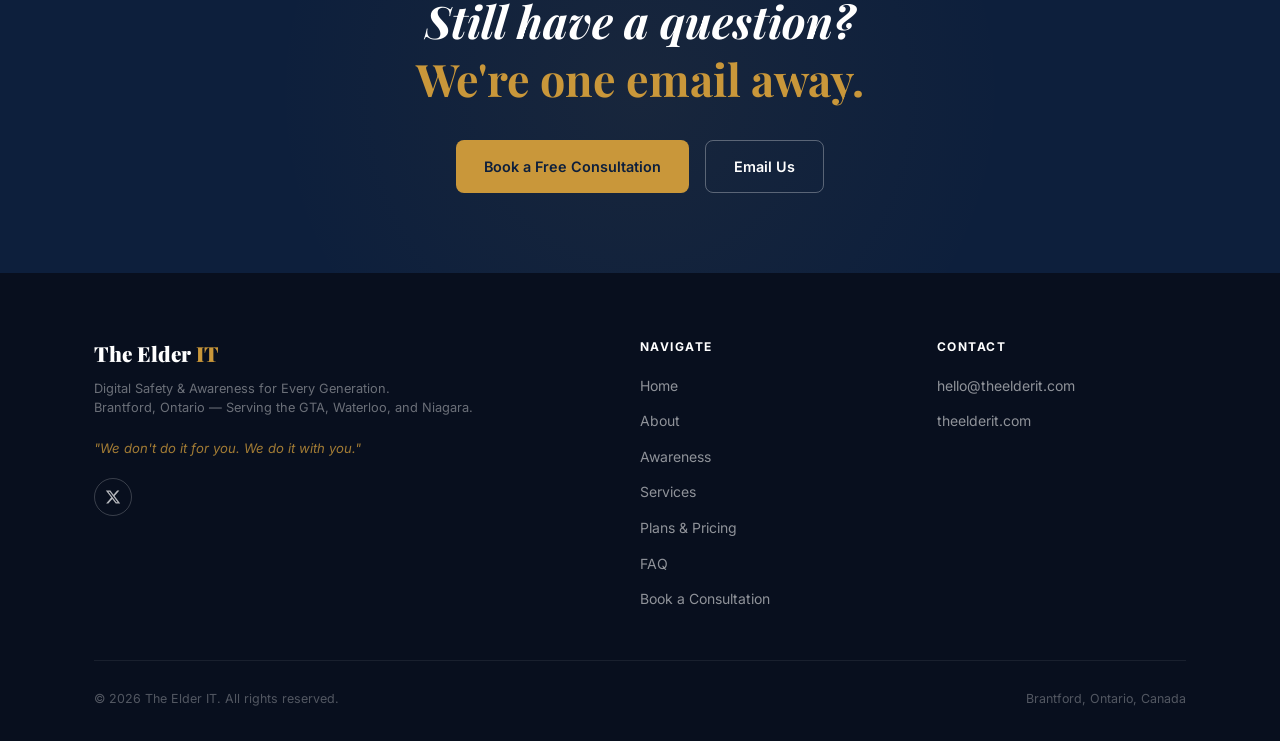
<file: faq.html>
<!DOCTYPE html>
<html lang="en">
<head>
  <meta charset="UTF-8" />
  <meta name="viewport" content="width=device-width, initial-scale=1.0" />
  <meta name="description" content="FAQ — Honest Answers to Your Questions | The Elder IT" />
  <meta name="theme-color" content="#0D1F3C" />
  <title>FAQ — Honest Answers to Your Questions — The Elder IT</title>
  <link rel="icon" type="image/svg+xml" href="data:image/svg+xml,<svg xmlns='http://www.w3.org/2000/svg' viewBox='0 0 32 32'><rect width='32' height='32' fill='%230D1F3C' rx='6'/><text x='16' y='22' text-anchor='middle' font-size='16' fill='%23C9973A' font-family='serif' font-weight='bold'>E</text></svg>" />
  <style>
/* ============================================
   THE ELDER IT — Main Stylesheet
   Colors: Navy #0D1F3C | Gold #C9973A | White
   ============================================ */

@import url('https://fonts.googleapis.com/css2?family=Playfair+Display:wght@700;900&family=Inter:wght@300;400;500;600&display=swap');

:root {
  --navy: #0D1F3C;
  --navy-light: #152e58;
  --gold: #C9973A;
  --gold-light: #e0b05a;
  --white: #ffffff;
  --off-white: #F7F5F0;
  --text-dark: #1a1a2e;
  --text-mid: #4a4a6a;
  --text-light: #8888aa;
  --border: #e2ddd4;
  --shadow: rgba(13, 31, 60, 0.12);
  --radius: 8px;
  --radius-lg: 16px;
}

*, *::before, *::after {
  box-sizing: border-box;
  margin: 0;
  padding: 0;
}

html {
  scroll-behavior: smooth;
}

body {
  font-family: 'Inter', sans-serif;
  font-weight: 400;
  color: var(--text-dark);
  background: var(--white);
  line-height: 1.6;
  -webkit-font-smoothing: antialiased;
}

/* ── TYPOGRAPHY ── */
h1, h2, h3 {
  font-family: 'Playfair Display', serif;
  line-height: 1.15;
  letter-spacing: -0.02em;
}

h1 { font-size: clamp(2.4rem, 5vw, 4rem); font-weight: 900; }
h2 { font-size: clamp(1.8rem, 3.5vw, 2.8rem); font-weight: 700; }
h3 { font-size: clamp(1.2rem, 2vw, 1.5rem); font-weight: 700; }

p { line-height: 1.75; color: var(--text-mid); }

a { color: inherit; text-decoration: none; }

/* ── LAYOUT ── */
.container {
  max-width: 1140px;
  margin: 0 auto;
  padding: 0 24px;
}

.section {
  padding: 96px 0;
}

.section--alt {
  background: var(--off-white);
}

.section--dark {
  background: var(--navy);
  color: var(--white);
}

.section__eyebrow {
  font-family: 'Inter', sans-serif;
  font-size: 0.75rem;
  font-weight: 600;
  letter-spacing: 0.15em;
  text-transform: uppercase;
  color: var(--gold);
  margin-bottom: 16px;
  display: block;
}

.section__heading {
  margin-bottom: 16px;
}

.section__subheading {
  font-size: 1.15rem;
  color: var(--text-mid);
  max-width: 600px;
  margin-bottom: 56px;
}

.section--dark .section__subheading {
  color: rgba(255,255,255,0.7);
}

.section--dark h2 {
  color: var(--white);
}

/* ── NAV ── */
.nav {
  position: fixed;
  top: 0;
  left: 0;
  right: 0;
  z-index: 100;
  background: var(--navy);
  border-bottom: 1px solid rgba(201, 151, 58, 0.2);
  transition: box-shadow 0.3s;
}

.nav.scrolled {
  box-shadow: 0 4px 24px rgba(13,31,60,0.35);
}

.nav__inner {
  display: flex;
  align-items: center;
  justify-content: space-between;
  height: 68px;
  padding: 0 24px;
  max-width: 1140px;
  margin: 0 auto;
}

.nav__logo {
  display: flex;
  flex-direction: column;
  line-height: 1;
}

.nav__logo-name {
  font-family: 'Playfair Display', serif;
  font-size: 1.25rem;
  font-weight: 900;
  color: var(--white);
  letter-spacing: -0.01em;
}

.nav__logo-name span {
  color: var(--gold);
}

.nav__logo-tagline {
  font-size: 0.62rem;
  font-weight: 500;
  letter-spacing: 0.1em;
  text-transform: uppercase;
  color: rgba(255,255,255,0.5);
  margin-top: 3px;
}

.nav__links {
  display: flex;
  align-items: center;
  gap: 32px;
  list-style: none;
}

.nav__links a {
  font-size: 0.875rem;
  font-weight: 500;
  color: rgba(255,255,255,0.75);
  transition: color 0.2s;
}

.nav__links a:hover {
  color: var(--gold);
}

.nav__cta {
  background: var(--gold);
  color: var(--navy) !important;
  padding: 10px 20px;
  border-radius: var(--radius);
  font-weight: 600 !important;
  transition: background 0.2s !important;
}

.nav__cta:hover {
  background: var(--gold-light) !important;
  color: var(--navy) !important;
}

.nav__hamburger {
  display: none;
  flex-direction: column;
  gap: 5px;
  cursor: pointer;
  background: none;
  border: none;
  padding: 4px;
}

.nav__hamburger span {
  display: block;
  width: 24px;
  height: 2px;
  background: var(--white);
  border-radius: 2px;
  transition: all 0.3s;
}

/* ── HERO ── */
.hero {
  background: var(--navy);
  min-height: 100vh;
  display: flex;
  align-items: center;
  padding-top: 68px;
  position: relative;
  overflow: hidden;
}

.hero::before {
  content: '';
  position: absolute;
  top: -20%;
  right: -10%;
  width: 600px;
  height: 600px;
  background: radial-gradient(circle, rgba(201,151,58,0.08) 0%, transparent 70%);
  pointer-events: none;
}

.hero::after {
  content: '';
  position: absolute;
  bottom: -10%;
  left: -5%;
  width: 400px;
  height: 400px;
  background: radial-gradient(circle, rgba(201,151,58,0.05) 0%, transparent 70%);
  pointer-events: none;
}

.hero__inner {
  display: grid;
  grid-template-columns: 1fr 1fr;
  gap: 80px;
  align-items: center;
  padding: 80px 24px;
  max-width: 1140px;
  margin: 0 auto;
  width: 100%;
}

.hero__scroll-line {
  display: block;
  width: 1px;
  height: 48px;
  background: linear-gradient(to bottom, var(--gold), transparent);
  margin-bottom: 24px;
}

.hero__eyebrow {
  font-size: 0.75rem;
  font-weight: 600;
  letter-spacing: 0.18em;
  text-transform: uppercase;
  color: var(--gold);
  margin-bottom: 20px;
  display: block;
}

.hero__heading {
  color: var(--white);
  margin-bottom: 24px;
}

.hero__heading em {
  font-style: normal;
  color: var(--gold);
}

.hero__body {
  font-size: 1.1rem;
  color: rgba(255,255,255,0.65);
  margin-bottom: 40px;
  max-width: 480px;
}

.hero__actions {
  display: flex;
  gap: 16px;
  flex-wrap: wrap;
}

.hero__stats {
  display: grid;
  grid-template-columns: 1fr 1fr;
  gap: 20px;
}

.hero__stat {
  background: rgba(255,255,255,0.04);
  border: 1px solid rgba(201,151,58,0.2);
  border-radius: var(--radius-lg);
  padding: 28px 24px;
  position: relative;
  overflow: hidden;
}

.hero__stat::before {
  content: '';
  position: absolute;
  top: 0;
  left: 0;
  right: 0;
  height: 2px;
  background: linear-gradient(to right, var(--gold), transparent);
}

.hero__stat-number {
  font-family: 'Playfair Display', serif;
  font-size: 2.2rem;
  font-weight: 900;
  color: var(--gold);
  line-height: 1;
  margin-bottom: 8px;
}

.hero__stat-label {
  font-size: 0.8rem;
  color: rgba(255,255,255,0.55);
  line-height: 1.4;
}

.hero__stat-source {
  font-size: 0.65rem;
  color: rgba(255,255,255,0.3);
  margin-top: 6px;
  font-style: italic;
}

/* ── BUTTONS ── */
.btn {
  display: inline-flex;
  align-items: center;
  gap: 8px;
  padding: 14px 28px;
  border-radius: var(--radius);
  font-family: 'Inter', sans-serif;
  font-size: 0.9rem;
  font-weight: 600;
  cursor: pointer;
  transition: all 0.2s;
  border: none;
  text-decoration: none;
}

.btn--primary {
  background: var(--gold);
  color: var(--navy);
}

.btn--primary:hover {
  background: var(--gold-light);
  transform: translateY(-1px);
  box-shadow: 0 8px 24px rgba(201,151,58,0.3);
}

.btn--outline {
  background: transparent;
  color: var(--white);
  border: 1px solid rgba(255,255,255,0.3);
}

.btn--outline:hover {
  border-color: var(--gold);
  color: var(--gold);
}

.btn--navy {
  background: var(--navy);
  color: var(--white);
}

.btn--navy:hover {
  background: var(--navy-light);
  transform: translateY(-1px);
}

/* ── AUDIENCE CARDS ── */
.audience-grid {
  display: grid;
  grid-template-columns: repeat(3, 1fr);
  gap: 24px;
}

.audience-card {
  background: var(--white);
  border: 1px solid var(--border);
  border-radius: var(--radius-lg);
  padding: 36px 28px;
  transition: all 0.25s;
  position: relative;
  overflow: hidden;
}

.audience-card::after {
  content: '';
  position: absolute;
  bottom: 0;
  left: 0;
  right: 0;
  height: 3px;
  background: var(--gold);
  transform: scaleX(0);
  transition: transform 0.25s;
  transform-origin: left;
}

.audience-card:hover {
  border-color: var(--gold);
  box-shadow: 0 12px 40px var(--shadow);
  transform: translateY(-4px);
}

.audience-card:hover::after {
  transform: scaleX(1);
}

.audience-card__icon {
  font-size: 2rem;
  margin-bottom: 16px;
  display: block;
}

.audience-card__title {
  font-family: 'Playfair Display', serif;
  font-size: 1.25rem;
  font-weight: 700;
  color: var(--navy);
  margin-bottom: 12px;
}

.audience-card__body {
  font-size: 0.9rem;
  color: var(--text-mid);
  line-height: 1.65;
}

.audience-card__tags {
  display: flex;
  flex-wrap: wrap;
  gap: 6px;
  margin-top: 16px;
}

.tag {
  font-size: 0.7rem;
  font-weight: 500;
  padding: 4px 10px;
  background: var(--off-white);
  border-radius: 100px;
  color: var(--text-mid);
}

/* ── THREAT SECTION ── */
.threat-grid {
  display: grid;
  grid-template-columns: repeat(3, 1fr);
  gap: 20px;
}

.threat-card {
  background: rgba(255,255,255,0.04);
  border: 1px solid rgba(255,255,255,0.08);
  border-radius: var(--radius-lg);
  padding: 28px 24px;
  transition: border-color 0.2s;
}

.threat-card:hover {
  border-color: rgba(201,151,58,0.4);
}

.threat-card__icon {
  font-size: 1.5rem;
  margin-bottom: 14px;
  display: block;
}

.threat-card__title {
  font-size: 1rem;
  font-weight: 600;
  color: var(--white);
  margin-bottom: 8px;
}

.threat-card__body {
  font-size: 0.85rem;
  color: rgba(255,255,255,0.55);
  line-height: 1.6;
}

.threat-tabs {
  display: flex;
  gap: 8px;
  margin-bottom: 40px;
}

.threat-tab {
  padding: 10px 24px;
  border-radius: 100px;
  font-size: 0.875rem;
  font-weight: 600;
  cursor: pointer;
  border: 1px solid rgba(255,255,255,0.2);
  background: transparent;
  color: rgba(255,255,255,0.6);
  transition: all 0.2s;
  font-family: 'Inter', sans-serif;
}

.threat-tab.active,
.threat-tab:hover {
  background: var(--gold);
  border-color: var(--gold);
  color: var(--navy);
}

.threat-panel { display: none; }
.threat-panel.active { display: grid; grid-template-columns: repeat(3, 1fr); gap: 20px; }

/* ── WARNING SIGNS ── */
.warning-list {
  display: flex;
  flex-direction: column;
  gap: 0;
  border: 1px solid var(--border);
  border-radius: var(--radius-lg);
  overflow: hidden;
  background: var(--white);
}

.warning-item {
  display: grid;
  grid-template-columns: 60px 1fr;
  align-items: center;
  gap: 24px;
  padding: 24px 28px;
  border-bottom: 1px solid var(--border);
  transition: background 0.2s;
}

.warning-item:last-child { border-bottom: none; }

.warning-item:hover {
  background: rgba(201,151,58,0.06);
}

.warning-item__number {
  font-family: 'Playfair Display', serif;
  font-size: 2rem;
  font-weight: 900;
  color: var(--gold);
  opacity: 0.6;
  line-height: 1;
}

.warning-item__title {
  font-size: 1rem;
  font-weight: 700;
  color: var(--navy);
  margin-bottom: 4px;
}

.warning-item__body {
  font-size: 0.875rem;
  color: var(--text-mid);
  line-height: 1.6;
}

/* ── SERVICES ── */
.services-grid {
  display: grid;
  grid-template-columns: repeat(2, 1fr);
  gap: 24px;
}

.service-card {
  background: var(--white);
  border: 1px solid var(--border);
  border-radius: var(--radius-lg);
  padding: 32px 28px;
  transition: all 0.25s;
}

.service-card:hover {
  box-shadow: 0 12px 40px var(--shadow);
  border-color: rgba(201,151,58,0.4);
}

.service-card__icon {
  font-size: 1.75rem;
  margin-bottom: 16px;
  display: block;
}

.service-card__title {
  font-family: 'Playfair Display', serif;
  font-size: 1.2rem;
  font-weight: 700;
  color: var(--navy);
  margin-bottom: 10px;
}

.service-card__body {
  font-size: 0.875rem;
  color: var(--text-mid);
  line-height: 1.65;
}

/* ── PLANS ── */
.plans-grid {
  display: grid;
  grid-template-columns: repeat(4, 1fr);
  gap: 20px;
  align-items: start;
}

.plan-card {
  background: var(--white);
  border: 1px solid var(--border);
  border-radius: var(--radius-lg);
  padding: 32px 24px;
  position: relative;
  transition: all 0.25s;
}

.plan-card:hover {
  box-shadow: 0 16px 48px var(--shadow);
  transform: translateY(-4px);
}

.plan-card--featured {
  border: 2px solid var(--gold);
  background: var(--navy);
  color: var(--white);
}

.plan-card--featured .plan-card__price,
.plan-card--featured .plan-card__name {
  color: var(--white);
}

.plan-card--featured .plan-card__feature {
  color: rgba(255,255,255,0.75);
  border-color: rgba(255,255,255,0.1);
}

.plan-card--featured .plan-card__feature::before {
  color: var(--gold);
}

.plan-badge {
  position: absolute;
  top: -12px;
  left: 50%;
  transform: translateX(-50%);
  background: var(--gold);
  color: var(--navy);
  font-size: 0.7rem;
  font-weight: 700;
  letter-spacing: 0.1em;
  text-transform: uppercase;
  padding: 4px 14px;
  border-radius: 100px;
  white-space: nowrap;
}

.plan-card__name {
  font-family: 'Playfair Display', serif;
  font-size: 1.15rem;
  font-weight: 700;
  color: var(--navy);
  margin-bottom: 8px;
}

.plan-card__price {
  font-family: 'Playfair Display', serif;
  font-size: 2.2rem;
  font-weight: 900;
  color: var(--navy);
  line-height: 1;
  margin-bottom: 4px;
}

.plan-card__price span {
  font-size: 1rem;
  font-weight: 400;
  font-family: 'Inter', sans-serif;
  color: var(--text-light);
}

.plan-card__hst {
  font-size: 0.72rem;
  color: var(--text-light);
  margin-bottom: 20px;
}

.plan-card--featured .plan-card__hst {
  color: rgba(255,255,255,0.4);
}

.plan-card__divider {
  height: 1px;
  background: var(--border);
  margin: 16px 0;
}

.plan-card--featured .plan-card__divider {
  background: rgba(255,255,255,0.1);
}

.plan-card__features {
  list-style: none;
  display: flex;
  flex-direction: column;
  gap: 10px;
  margin-bottom: 24px;
}

.plan-card__feature {
  font-size: 0.82rem;
  color: var(--text-mid);
  padding-left: 20px;
  position: relative;
  border-bottom: 1px solid var(--border);
  padding-bottom: 10px;
  line-height: 1.4;
}

.plan-card__feature:last-child {
  border-bottom: none;
  padding-bottom: 0;
}

.plan-card__feature::before {
  content: '✓';
  position: absolute;
  left: 0;
  color: var(--gold);
  font-weight: 700;
  font-size: 0.75rem;
}

.plan-card .btn {
  width: 100%;
  justify-content: center;
}

/* ── FAQ ── */
.faq-list {
  max-width: 760px;
  margin: 0 auto;
}

.faq-item {
  border-bottom: 1px solid var(--border);
}

.faq-question {
  width: 100%;
  background: none;
  border: none;
  text-align: left;
  padding: 24px 0;
  font-family: 'Inter', sans-serif;
  font-size: 1rem;
  font-weight: 600;
  color: var(--navy);
  cursor: pointer;
  display: flex;
  justify-content: space-between;
  align-items: center;
  gap: 16px;
  transition: color 0.2s;
}

.faq-question:hover {
  color: var(--gold);
}

.faq-question svg {
  flex-shrink: 0;
  transition: transform 0.25s;
  color: var(--gold);
}

.faq-item.open .faq-question svg {
  transform: rotate(45deg);
}

.faq-answer {
  max-height: 0;
  overflow: hidden;
  transition: max-height 0.35s ease, padding 0.2s;
}

.faq-item.open .faq-answer {
  max-height: 400px;
  padding-bottom: 24px;
}

.faq-answer p {
  font-size: 0.95rem;
  color: var(--text-mid);
  line-height: 1.75;
}

/* ── CONTACT / BOOKING ── */
.contact-grid {
  display: grid;
  grid-template-columns: 1fr 1.5fr;
  gap: 64px;
  align-items: start;
}

.contact-info__item {
  display: flex;
  align-items: flex-start;
  gap: 16px;
  margin-bottom: 28px;
}

.contact-info__icon {
  width: 44px;
  height: 44px;
  background: rgba(201,151,58,0.1);
  border-radius: var(--radius);
  display: flex;
  align-items: center;
  justify-content: center;
  font-size: 1.1rem;
  flex-shrink: 0;
  color: var(--gold);
}

.contact-info__label {
  font-size: 0.75rem;
  font-weight: 600;
  text-transform: uppercase;
  letter-spacing: 0.1em;
  color: var(--gold);
  margin-bottom: 4px;
}

.contact-info__value {
  font-size: 0.95rem;
  color: var(--text-mid);
}

.contact-info__value a {
  color: var(--navy);
  font-weight: 500;
  transition: color 0.2s;
}

.contact-info__value a:hover {
  color: var(--gold);
}

.booking-form {
  background: var(--white);
  border: 1px solid var(--border);
  border-radius: var(--radius-lg);
  padding: 40px;
}

.form-group {
  margin-bottom: 20px;
}

.form-label {
  display: block;
  font-size: 0.82rem;
  font-weight: 600;
  color: var(--navy);
  margin-bottom: 8px;
  letter-spacing: 0.02em;
}

.form-input,
.form-select,
.form-textarea {
  width: 100%;
  padding: 12px 16px;
  border: 1px solid var(--border);
  border-radius: var(--radius);
  font-family: 'Inter', sans-serif;
  font-size: 0.9rem;
  color: var(--text-dark);
  background: var(--white);
  transition: border-color 0.2s, box-shadow 0.2s;
  appearance: none;
}

.form-input:focus,
.form-select:focus,
.form-textarea:focus {
  outline: none;
  border-color: var(--gold);
  box-shadow: 0 0 0 3px rgba(201,151,58,0.12);
}

.form-input::placeholder,
.form-textarea::placeholder {
  color: var(--text-light);
}

.form-textarea {
  resize: vertical;
  min-height: 100px;
}

.form-row {
  display: grid;
  grid-template-columns: 1fr 1fr;
  gap: 16px;
}

.form-note {
  font-size: 0.78rem;
  color: var(--text-light);
  margin-top: 12px;
  text-align: center;
}

.form-success {
  display: none;
  text-align: center;
  padding: 32px;
}

.form-success__icon {
  font-size: 2.5rem;
  margin-bottom: 12px;
}

.form-success__title {
  font-family: 'Playfair Display', serif;
  font-size: 1.4rem;
  color: var(--navy);
  margin-bottom: 8px;
}

.form-success__body {
  font-size: 0.9rem;
  color: var(--text-mid);
}

/* ── MISSION BANNER ── */
.mission-banner {
  background: var(--navy);
  padding: 80px 0;
  text-align: center;
  position: relative;
  overflow: hidden;
}

.mission-banner::before {
  content: '';
  position: absolute;
  top: 50%;
  left: 50%;
  transform: translate(-50%, -50%);
  width: 800px;
  height: 800px;
  background: radial-gradient(circle, rgba(201,151,58,0.06) 0%, transparent 65%);
  pointer-events: none;
}

.mission-banner__quote {
  font-family: 'Playfair Display', serif;
  font-size: clamp(1.6rem, 3.5vw, 2.8rem);
  font-weight: 700;
  font-style: italic;
  color: var(--white);
  max-width: 800px;
  margin: 0 auto 24px;
  line-height: 1.3;
}

.mission-banner__quote em {
  color: var(--gold);
  font-style: normal;
}

.mission-banner__attr {
  font-size: 0.8rem;
  font-weight: 500;
  letter-spacing: 0.12em;
  text-transform: uppercase;
  color: rgba(255,255,255,0.4);
}

/* ── FOOTER ── */
.footer {
  background: #080f1e;
  color: rgba(255,255,255,0.6);
  padding: 64px 0 32px;
}

.footer__grid {
  display: grid;
  grid-template-columns: 2fr 1fr 1fr;
  gap: 48px;
  margin-bottom: 48px;
}

.footer__logo-name {
  font-family: 'Playfair Display', serif;
  font-size: 1.3rem;
  font-weight: 900;
  color: var(--white);
  margin-bottom: 8px;
}

.footer__logo-name span {
  color: var(--gold);
}

.footer__tagline {
  font-size: 0.8rem;
  color: rgba(255,255,255,0.4);
  margin-bottom: 20px;
  line-height: 1.5;
}

.footer__differentiator {
  font-size: 0.82rem;
  font-style: italic;
  color: var(--gold);
  opacity: 0.8;
}

.footer__heading {
  font-size: 0.75rem;
  font-weight: 700;
  letter-spacing: 0.12em;
  text-transform: uppercase;
  color: var(--white);
  margin-bottom: 16px;
}

.footer__links {
  list-style: none;
  display: flex;
  flex-direction: column;
  gap: 10px;
}

.footer__links a {
  font-size: 0.875rem;
  color: rgba(255,255,255,0.55);
  transition: color 0.2s;
}

.footer__links a:hover {
  color: var(--gold);
}

.footer__divider {
  height: 1px;
  background: rgba(255,255,255,0.07);
  margin-bottom: 28px;
}

.footer__bottom {
  display: flex;
  justify-content: space-between;
  align-items: center;
  font-size: 0.78rem;
  color: rgba(255,255,255,0.3);
}

/* ── PROTECTION PLAN ── */
.protection-steps {
  display: grid;
  grid-template-columns: repeat(3, 1fr);
  gap: 32px;
}

.protection-step {
  text-align: center;
  padding: 40px 28px;
  background: var(--off-white);
  border-radius: var(--radius-lg);
  position: relative;
}

.protection-step__number {
  width: 52px;
  height: 52px;
  background: var(--navy);
  color: var(--gold);
  font-family: 'Playfair Display', serif;
  font-size: 1.4rem;
  font-weight: 900;
  border-radius: 50%;
  display: flex;
  align-items: center;
  justify-content: center;
  margin: 0 auto 20px;
}

.protection-step__title {
  font-family: 'Playfair Display', serif;
  font-size: 1.2rem;
  font-weight: 700;
  color: var(--navy);
  margin-bottom: 12px;
}

.protection-step__items {
  list-style: none;
  display: flex;
  flex-direction: column;
  gap: 8px;
  text-align: left;
}

.protection-step__item {
  font-size: 0.85rem;
  color: var(--text-mid);
  padding-left: 16px;
  position: relative;
  line-height: 1.5;
}

.protection-step__item::before {
  content: '→';
  position: absolute;
  left: 0;
  color: var(--gold);
  font-size: 0.75rem;
}

/* ── ABOUT SECTION ── */
.about-grid {
  display: grid;
  grid-template-columns: 1fr 1fr;
  gap: 80px;
  align-items: center;
}

.about-principle {
  background: var(--navy);
  border-radius: var(--radius-lg);
  padding: 40px;
  margin-top: 32px;
}

.about-principle__text {
  font-family: 'Playfair Display', serif;
  font-size: 1.3rem;
  font-style: italic;
  color: var(--white);
  line-height: 1.5;
  margin-bottom: 12px;
}

.about-principle__attr {
  font-size: 0.75rem;
  color: var(--gold);
  font-weight: 600;
  letter-spacing: 0.08em;
  text-transform: uppercase;
}

.about-values {
  display: flex;
  flex-direction: column;
  gap: 24px;
}

.about-value {
  display: flex;
  gap: 20px;
  align-items: flex-start;
}

.about-value__icon {
  width: 48px;
  height: 48px;
  background: rgba(201,151,58,0.1);
  border-radius: var(--radius);
  display: flex;
  align-items: center;
  justify-content: center;
  font-size: 1.2rem;
  flex-shrink: 0;
}

.about-value__title {
  font-weight: 700;
  color: var(--navy);
  margin-bottom: 4px;
  font-size: 1rem;
}

.about-value__body {
  font-size: 0.875rem;
  color: var(--text-mid);
  line-height: 1.65;
}

/* ── REGION PILLS ── */
.region-pills {
  display: flex;
  flex-wrap: wrap;
  gap: 10px;
  margin-top: 20px;
}

.region-pill {
  display: inline-flex;
  align-items: center;
  gap: 6px;
  background: rgba(201,151,58,0.1);
  border: 1px solid rgba(201,151,58,0.25);
  color: var(--navy);
  font-size: 0.82rem;
  font-weight: 500;
  padding: 8px 16px;
  border-radius: 100px;
}

.region-pill::before {
  content: '📍';
  font-size: 0.75rem;
}

/* ── SCROLL ANIMATIONS ── */
.fade-up {
  opacity: 0;
  transform: translateY(24px);
  transition: opacity 0.6s ease, transform 0.6s ease;
}

.fade-up.visible {
  opacity: 1;
  transform: translateY(0);
}

/* ── MOBILE ── */
@media (max-width: 1024px) {
  .plans-grid {
    grid-template-columns: repeat(2, 1fr);
  }
}

@media (max-width: 900px) {
  .hero__inner {
    grid-template-columns: 1fr;
    gap: 48px;
    padding: 60px 24px;
  }

  .hero__stats {
    grid-template-columns: repeat(2, 1fr);
  }

  .audience-grid {
    grid-template-columns: 1fr 1fr;
  }

  .threat-grid,
  .threat-panel.active {
    grid-template-columns: 1fr 1fr;
  }

  .services-grid {
    grid-template-columns: 1fr;
  }

  .contact-grid {
    grid-template-columns: 1fr;
  }

  .about-grid {
    grid-template-columns: 1fr;
    gap: 40px;
  }

  .protection-steps {
    grid-template-columns: 1fr;
  }

  .footer__grid {
    grid-template-columns: 1fr 1fr;
  }
}

@media (max-width: 640px) {
  .section { padding: 64px 0; }

  .nav__links { display: none; }
  .nav__hamburger { display: flex; }

  .nav__links.mobile-open {
    display: flex;
    flex-direction: column;
    position: fixed;
    top: 68px;
    left: 0;
    right: 0;
    background: var(--navy);
    padding: 24px;
    gap: 20px;
    border-top: 1px solid rgba(201,151,58,0.2);
    z-index: 99;
  }

  .hero__stats {
    grid-template-columns: 1fr 1fr;
  }

  .audience-grid {
    grid-template-columns: 1fr;
  }

  .threat-grid,
  .threat-panel.active {
    grid-template-columns: 1fr;
  }

  .plans-grid {
    grid-template-columns: 1fr;
  }

  .form-row {
    grid-template-columns: 1fr;
  }

  .footer__grid {
    grid-template-columns: 1fr;
  }

  .footer__bottom {
    flex-direction: column;
    gap: 8px;
    text-align: center;
  }

  .booking-form {
    padding: 24px;
  }

  .warning-item {
    grid-template-columns: 40px 1fr;
    gap: 16px;
    padding: 20px;
  }
}

@media (prefers-reduced-motion: reduce) {
  .fade-up { transition: none; opacity: 1; transform: none; }
  * { transition-duration: 0.01ms !important; }
}


/* ── HOMEPAGE SECTION CARDS ── */
.home-sections {
  display: grid;
  grid-template-columns: repeat(3, 1fr);
  gap: 24px;
  margin-top: 56px;
}

.home-card {
  background: var(--white);
  border: 1px solid var(--border);
  border-radius: var(--radius-lg);
  padding: 36px 28px;
  text-decoration: none;
  display: block;
  transition: all 0.25s;
  position: relative;
  overflow: hidden;
}

.home-card::after {
  content: '';
  position: absolute;
  bottom: 0;
  left: 0;
  right: 0;
  height: 3px;
  background: var(--gold);
  transform: scaleX(0);
  transition: transform 0.25s;
  transform-origin: left;
}

.home-card:hover {
  border-color: var(--gold);
  box-shadow: 0 12px 40px var(--shadow);
  transform: translateY(-4px);
}

.home-card:hover::after {
  transform: scaleX(1);
}

.home-card__icon {
  font-size: 2rem;
  margin-bottom: 16px;
  display: block;
}

.home-card__title {
  font-family: 'Playfair Display', serif;
  font-size: 1.25rem;
  font-weight: 700;
  color: var(--navy);
  margin-bottom: 10px;
}

.home-card__body {
  font-size: 0.875rem;
  color: var(--text-mid);
  line-height: 1.65;
  margin-bottom: 20px;
}

.home-card__arrow {
  font-size: 0.82rem;
  font-weight: 600;
  color: var(--gold);
  letter-spacing: 0.05em;
}

/* ── PAGE HEADER ── */
.page-header {
  background: var(--navy);
  padding: 120px 0 64px;
  position: relative;
  overflow: hidden;
}

.page-header::before {
  content: '';
  position: absolute;
  top: -20%;
  right: -10%;
  width: 500px;
  height: 500px;
  background: radial-gradient(circle, rgba(201,151,58,0.08) 0%, transparent 70%);
  pointer-events: none;
}

.page-header__eyebrow {
  font-size: 0.75rem;
  font-weight: 600;
  letter-spacing: 0.18em;
  text-transform: uppercase;
  color: var(--gold);
  margin-bottom: 16px;
  display: block;
}

.page-header__title {
  font-family: 'Playfair Display', serif;
  font-size: clamp(2rem, 4vw, 3.2rem);
  font-weight: 900;
  color: var(--white);
  line-height: 1.15;
  margin-bottom: 16px;
}

.page-header__body {
  font-size: 1.05rem;
  color: rgba(255,255,255,0.65);
  max-width: 560px;
}

/* ── ACTIVE NAV ── */
.nav__links a.active {
  color: var(--gold);
}

@media (max-width: 900px) {
  .home-sections {
    grid-template-columns: repeat(2, 1fr);
  }
}

@media (max-width: 640px) {
  .home-sections {
    grid-template-columns: 1fr;
  }
}
</style>
  <link rel="stylesheet" href="assets/elder.css" />
</head>
<body class="page-faq">
<nav class="nav" role="navigation" aria-label="Main navigation">
  <div class="nav__inner">
    <a href="index.html" class="nav__logo" aria-label="The Elder IT — Home">
      <span class="nav__logo-name">The Elder <span>IT</span></span>
      <span class="nav__logo-tagline">Digital Safety for Every Generation</span>
    </a>
    <ul class="nav__links">
      <li><a href="about.html">About</a></li>
      <li><a href="awareness.html">Awareness</a></li>
      <li><a href="services.html">Services</a></li>
      <li><a href="plans.html">Plans</a></li>
      <li><a href="faq.html" class="active">FAQ</a></li>
      <li><a href="contact.html" class="nav__cta">Book a Consultation</a></li>
    </ul>
    <button class="nav__hamburger" aria-label="Open menu" aria-expanded="false">
      <span></span><span></span><span></span>
    </button>
  </div>
</nav>

<div class="page-header">
  <div class="container">
    <span class="page-header__eyebrow">Frequently Asked Questions</span>
    <h1 class="page-header__title">Honest answers.</h1>
    <p class="page-header__body">No sales language. No runaround. If your question isn't here, email us at hello@theelderit.com.</p>
  </div>
</div>

<section class="section">
  <div class="container">
    <div class="svc-filter" role="group" aria-label="Filter questions by topic" style="margin-bottom:24px;">
      <button type="button" class="svc-chip active" data-filter="all">All</button>
      <button type="button" class="svc-chip" data-filter="started">Getting Started</button>
      <button type="button" class="svc-chip" data-filter="pricing">Pricing</button>
      <button type="button" class="svc-chip" data-filter="privacy">Privacy</button>
      <button type="button" class="svc-chip" data-filter="business">Business &amp; AI</button>
    </div>

    <div class="faq-search fade-up">
      <svg width="18" height="18" viewBox="0 0 24 24" fill="none" stroke="currentColor" stroke-width="2" aria-hidden="true"><circle cx="11" cy="11" r="8"/><line x1="21" y1="21" x2="16.65" y2="16.65"/></svg>
      <input type="search" id="faq-search-input" placeholder="Type a question — e.g., pricing, setup fee, privacy…" aria-label="Search frequently asked questions" />
    </div>

    <div class="faq-list">

      <div class="faq-item" data-cat="started">
        <button class="faq-question">What does The Elder IT actually do?<svg width="20" height="20" viewBox="0 0 20 20" fill="none" stroke="currentColor" stroke-width="2"><line x1="10" y1="4" x2="10" y2="16"/><line x1="4" y1="10" x2="16" y2="10"/></svg></button>
        <div class="faq-answer"><p>We educate and support individuals, families, and communities on digital safety — in plain language, at every age. Our sessions cover everything from scam recognition to device setup to parental controls. The goal is always that you walk away knowing more than when you came in.</p></div>
      </div>

      <div class="faq-item" data-cat="started">
        <button class="faq-question">Do you fix computers or sell devices?<svg width="20" height="20" viewBox="0 0 20 20" fill="none" stroke="currentColor" stroke-width="2"><line x1="10" y1="4" x2="10" y2="16"/><line x1="4" y1="10" x2="16" y2="10"/></svg></button>
        <div class="faq-answer"><p>We don't sell hardware, and we don't fix broken computers. For individuals and families, our focus is education, awareness, and guidance — you stay in control of your own devices. For businesses, our Professional and Managed AI plans do include managed infrastructure: audits, monitoring, and AI automation built and maintained by us. If you need to buy something, we'll tell you what to look for so you can make your own informed decision.</p></div>
      </div>

      <div class="faq-item" data-cat="started">
        <button class="faq-question">How do I become a member?<svg width="20" height="20" viewBox="0 0 20 20" fill="none" stroke="currentColor" stroke-width="2"><line x1="10" y1="4" x2="10" y2="16"/><line x1="4" y1="10" x2="16" y2="10"/></svg></button>
        <div class="faq-answer"><p>Book a free 30-minute call — by phone or video. We'll talk about what you need, answer your questions, and figure out if there's a good fit. If there is, we set everything up for you as part of onboarding. You don't fill out forms or create accounts on your own — we do that together.</p></div>
      </div>

      <div class="faq-item" data-cat="started">
        <button class="faq-question">Is the consultation really free?<svg width="20" height="20" viewBox="0 0 20 20" fill="none" stroke="currentColor" stroke-width="2"><line x1="10" y1="4" x2="10" y2="16"/><line x1="4" y1="10" x2="16" y2="10"/></svg></button>
        <div class="faq-answer"><p>Yes. No catch. Every new client relationship starts with a free 30-minute call — by phone or video. There's no obligation to sign up for anything afterward.</p></div>
      </div>

      <div class="faq-item" data-cat="started">
        <button class="faq-question">What areas do you serve?<svg width="20" height="20" viewBox="0 0 20 20" fill="none" stroke="currentColor" stroke-width="2"><line x1="10" y1="4" x2="10" y2="16"/><line x1="4" y1="10" x2="16" y2="10"/></svg></button>
        <div class="faq-answer"><p>In-person services cover the Greater Toronto Area, the Waterloo/Brantford corridor (including London and Cambridge), and the Niagara Region (St. Catharines, Niagara Falls, Thorold). Remote sessions by video call are available anywhere — just ask.</p></div>
      </div>

      <div class="faq-item" data-cat="privacy">
        <button class="faq-question">How do you protect my privacy?<svg width="20" height="20" viewBox="0 0 20 20" fill="none" stroke="currentColor" stroke-width="2"><line x1="10" y1="4" x2="10" y2="16"/><line x1="4" y1="10" x2="16" y2="10"/></svg></button>
        <div class="faq-answer"><p>We store only what's necessary: your name, contact information, and payment details. We never collect or store your passwords or credentials — ever. During sessions, any browsing is done in private/incognito mode. Everything is completed within the session — nothing is retained afterward. Your information is never shared or sold.</p></div>
      </div>

      <div class="faq-item" data-cat="business">
        <button class="faq-question">Do you work with businesses or organizations?<svg width="20" height="20" viewBox="0 0 20 20" fill="none" stroke="currentColor" stroke-width="2"><line x1="10" y1="4" x2="10" y2="16"/><line x1="4" y1="10" x2="16" y2="10"/></svg></button>
        <div class="faq-answer"><p>Yes — and there's a dedicated track for it. The <a href="plans.html#professional" style="color:var(--navy);font-weight:600;">Professional plan</a> ($199/mo) hardens your business footprint and primes it for automation, and our <a href="plans.html#business" style="color:var(--navy);font-weight:600;">Managed AI plans</a> build and run automated agents on your own isolated infrastructure. For community organizations and custom engagements, reach out at <a href="mailto:connect@theelderit.com" style="color:var(--navy);font-weight:600;">connect@theelderit.com</a> and we'll discuss.</p></div>
      </div>

      <div class="faq-item" data-cat="started">
        <button class="faq-question">I already got scammed. Can you still help?<svg width="20" height="20" viewBox="0 0 20 20" fill="none" stroke="currentColor" stroke-width="2"><line x1="10" y1="4" x2="10" y2="16"/><line x1="4" y1="10" x2="16" y2="10"/></svg></button>
        <div class="faq-answer"><p>Yes. Incident guidance is part of what we do. If something has already happened — a scam, a compromised account, a suspicious call — we help you understand what occurred and what your next steps are. No judgment, no shame. It happens to people at every level of technical knowledge.</p></div>
      </div>

      <div class="faq-item" data-cat="pricing">
        <button class="faq-question">How is membership priced?<svg width="20" height="20" viewBox="0 0 20 20" fill="none" stroke="currentColor" stroke-width="2"><line x1="10" y1="4" x2="10" y2="16"/><line x1="4" y1="10" x2="16" y2="10"/></svg></button>
        <div class="faq-answer"><p>Not by headcount. We price on two things: how complex your digital world is (one laptop vs. a smart home with a device in every room) and how much ongoing guidance you want (answers when you ask vs. priority response during a live crisis). That's why our home tiers are called Essential ($60/mo), Collaborative ($100/mo), and Sovereign ($150/mo) — they describe your environment, not your family size. All + HST.</p></div>
      </div>

      <div class="faq-item" data-cat="pricing">
        <button class="faq-question">What is the Onboarding &amp; Setup Fee?<svg width="20" height="20" viewBox="0 0 20 20" fill="none" stroke="currentColor" stroke-width="2"><line x1="10" y1="4" x2="10" y2="16"/><line x1="4" y1="10" x2="16" y2="10"/></svg></button>
        <div class="faq-answer"><p>A one-time fee, equal to one month of your membership, charged only when you join. It covers the foundation work: your full audit, exposure cleanup, and initial hardening. So your first payment is $120 for Essential, $200 for Collaborative, or $300 for Sovereign (+ HST) — and every month after is just your regular membership.</p></div>
      </div>

      <div class="faq-item" data-cat="business">
        <button class="faq-question">Why do business plans have a 3-month minimum?<svg width="20" height="20" viewBox="0 0 20 20" fill="none" stroke="currentColor" stroke-width="2"><line x1="10" y1="4" x2="10" y2="16"/><line x1="4" y1="10" x2="16" y2="10"/></svg></button>
        <div class="faq-answer"><p>Because real value takes a full cycle. Three months gives us time to audit your devices properly, stand up monitoring and security, and test your actual use cases — and gives you time to see the results in your own operations. Anything shorter would be selling you a snapshot, not a service.</p></div>
      </div>

      <div class="faq-item" data-cat="business">
        <button class="faq-question">What don't Managed AI prices include?<svg width="20" height="20" viewBox="0 0 20 20" fill="none" stroke="currentColor" stroke-width="2"><line x1="10" y1="4" x2="10" y2="16"/><line x1="4" y1="10" x2="16" y2="10"/></svg></button>
        <div class="faq-answer"><p>Usage costs. Your monthly plan covers the deployment, monitoring, security, and calibration of your AI infrastructure. Token consumption, LLM API calls, and transaction credits run on your actual usage and are metered separately — the same as with any AI service. We estimate your expected usage during setup so there are no surprises.</p></div>
      </div>

    </div>
    <div class="faq-noresults">No matches for that search. Try a different word — or just <a href="mailto:hello@theelderit.com">email us directly</a>.</div>
  </div>
</section>

<div class="mission-banner">
  <div class="container">
    <p class="mission-banner__quote">Still have a question?<br /><em>We're one email away.</em></p>
    <div style="margin-top:32px; display:flex; gap:16px; justify-content:center; flex-wrap:wrap;">
      <a href="contact.html" class="btn btn--primary">Book a Free Consultation</a>
      <a href="mailto:hello@theelderit.com" class="btn btn--outline">Email Us</a>
    </div>
  </div>
</div>

<footer class="footer">
  <div class="container">
    <div class="footer__grid">
      <div>
        <div class="footer__logo-name">The Elder <span>IT</span></div>
        <p class="footer__tagline">Digital Safety & Awareness for Every Generation.<br />Brantford, Ontario — Serving the GTA, Waterloo, and Niagara.</p>
        <p class="footer__differentiator">"We don't do it for you. We do it with you."</p>
        <div class="footer__social">
          <a href="https://x.com/theelderit" target="_blank" rel="noopener" aria-label="The Elder IT on X"><svg width="16" height="16" viewBox="0 0 24 24" fill="currentColor" aria-hidden="true"><path d="M18.244 2.25h3.308l-7.227 8.26 8.502 11.24H16.17l-5.214-6.817L4.99 21.75H1.68l7.73-8.835L1.254 2.25H8.08l4.713 6.231zm-1.161 17.52h1.833L7.084 4.126H5.117z"/></svg></a>
        </div>

      </div>
      <div>
        <div class="footer__heading">Navigate</div>
        <ul class="footer__links">
          <li><a href="index.html">Home</a></li>
          <li><a href="about.html">About</a></li>
          <li><a href="awareness.html">Awareness</a></li>
          <li><a href="services.html">Services</a></li>
          <li><a href="plans.html">Plans & Pricing</a></li>
          <li><a href="faq.html">FAQ</a></li>
          <li><a href="contact.html">Book a Consultation</a></li>
        </ul>
      </div>
      <div>
        <div class="footer__heading">Contact</div>
        <ul class="footer__links">
          <li><a href="mailto:hello@theelderit.com">hello@theelderit.com</a></li>
          <li><a href="https://theelderit.com">theelderit.com</a></li>
        </ul>
      </div>
    </div>
    <div class="footer__divider"></div>
    <div class="footer__bottom">
      <span>&copy; 2026 The Elder IT. All rights reserved.</span>
      <span>Brantford, Ontario, Canada</span>
    </div>
  </div>
</footer>
<script>
/* ============================================
   THE ELDER IT — Main JavaScript
   ============================================ */

document.addEventListener('DOMContentLoaded', () => {

  // ── NAV SCROLL ──
  const nav = document.querySelector('.nav');
  window.addEventListener('scroll', () => {
    nav.classList.toggle('scrolled', window.scrollY > 40);
  });

  // ── MOBILE HAMBURGER ──
  const hamburger = document.querySelector('.nav__hamburger');
  const navLinks = document.querySelector('.nav__links');

  if (hamburger) {
    hamburger.addEventListener('click', () => {
      navLinks.classList.toggle('mobile-open');
      const spans = hamburger.querySelectorAll('span');
      spans.forEach(s => s.classList.toggle('open'));
    });

    // Close on link click
    navLinks.querySelectorAll('a').forEach(link => {
      link.addEventListener('click', () => {
        navLinks.classList.remove('mobile-open');
      });
    });
  }

  // ── THREAT TABS ──
  const tabs = document.querySelectorAll('.threat-tab');
  const panels = document.querySelectorAll('.threat-panel');

  tabs.forEach(tab => {
    tab.addEventListener('click', () => {
      tabs.forEach(t => t.classList.remove('active'));
      panels.forEach(p => p.classList.remove('active'));
      tab.classList.add('active');
      const target = tab.dataset.panel;
      const panel = document.getElementById(target);
      if (panel) panel.classList.add('active');
    });
  });

  // ── FAQ ACCORDION ──
  const faqItems = document.querySelectorAll('.faq-item');

  faqItems.forEach(item => {
    const question = item.querySelector('.faq-question');
    question.addEventListener('click', () => {
      const isOpen = item.classList.contains('open');
      // Close all
      faqItems.forEach(i => i.classList.remove('open'));
      // Open clicked if it was closed
      if (!isOpen) item.classList.add('open');
    });
  });

  // ── SCROLL ANIMATIONS ──
  const fadeEls = document.querySelectorAll('.fade-up');
  const observer = new IntersectionObserver((entries) => {
    entries.forEach((entry, i) => {
      if (entry.isIntersecting) {
        setTimeout(() => {
          entry.target.classList.add('visible');
        }, i * 80);
        observer.unobserve(entry.target);
      }
    });
  }, { threshold: 0.1, rootMargin: '0px 0px -40px 0px' });

  fadeEls.forEach(el => observer.observe(el));

  // ── SMOOTH SCROLL for anchor links ──
  document.querySelectorAll('a[href^="#"]').forEach(anchor => {
    anchor.addEventListener('click', (e) => {
      const target = document.querySelector(anchor.getAttribute('href'));
      if (target) {
        e.preventDefault();
        const offset = 80;
        const top = target.getBoundingClientRect().top + window.scrollY - offset;
        window.scrollTo({ top, behavior: 'smooth' });
      }
    });
  });

  // ── BOOKING FORM ──
  const bookingForm = document.getElementById('booking-form');
  if (bookingForm) {
    bookingForm.addEventListener('submit', async (e) => {
      e.preventDefault();
      const btn = bookingForm.querySelector('.btn--submit');
      btn.textContent = 'Sending…';
      btn.disabled = true;

      const formData = new FormData(bookingForm);

      try {
        const response = await fetch(bookingForm.action, {
          method: 'POST',
          body: formData,
          headers: { 'Accept': 'application/json' }
        });

        if (response.ok) {
          bookingForm.style.display = 'none';
          document.getElementById('form-success').style.display = 'block';
        } else {
          btn.textContent = 'Try again';
          btn.disabled = false;
          alert('Something went wrong. Please email us at hello@theelderit.com');
        }
      } catch (err) {
        btn.textContent = 'Try again';
        btn.disabled = false;
        alert('Something went wrong. Please email us at hello@theelderit.com');
      }
    });
  }

  // ── CONTACT FORM ──
  const contactForm = document.getElementById('contact-form');
  if (contactForm) {
    contactForm.addEventListener('submit', async (e) => {
      e.preventDefault();
      const btn = contactForm.querySelector('.btn--submit');
      btn.textContent = 'Sending…';
      btn.disabled = true;

      const formData = new FormData(contactForm);

      try {
        const response = await fetch(contactForm.action, {
          method: 'POST',
          body: formData,
          headers: { 'Accept': 'application/json' }
        });

        if (response.ok) {
          contactForm.style.display = 'none';
          document.getElementById('contact-success').style.display = 'block';
        } else {
          btn.textContent = 'Try again';
          btn.disabled = false;
        }
      } catch (err) {
        btn.textContent = 'Try again';
        btn.disabled = false;
      }
    });
  }

});

</script>
<script src="assets/elder.js" defer></script>
</body>
</html>
</file>
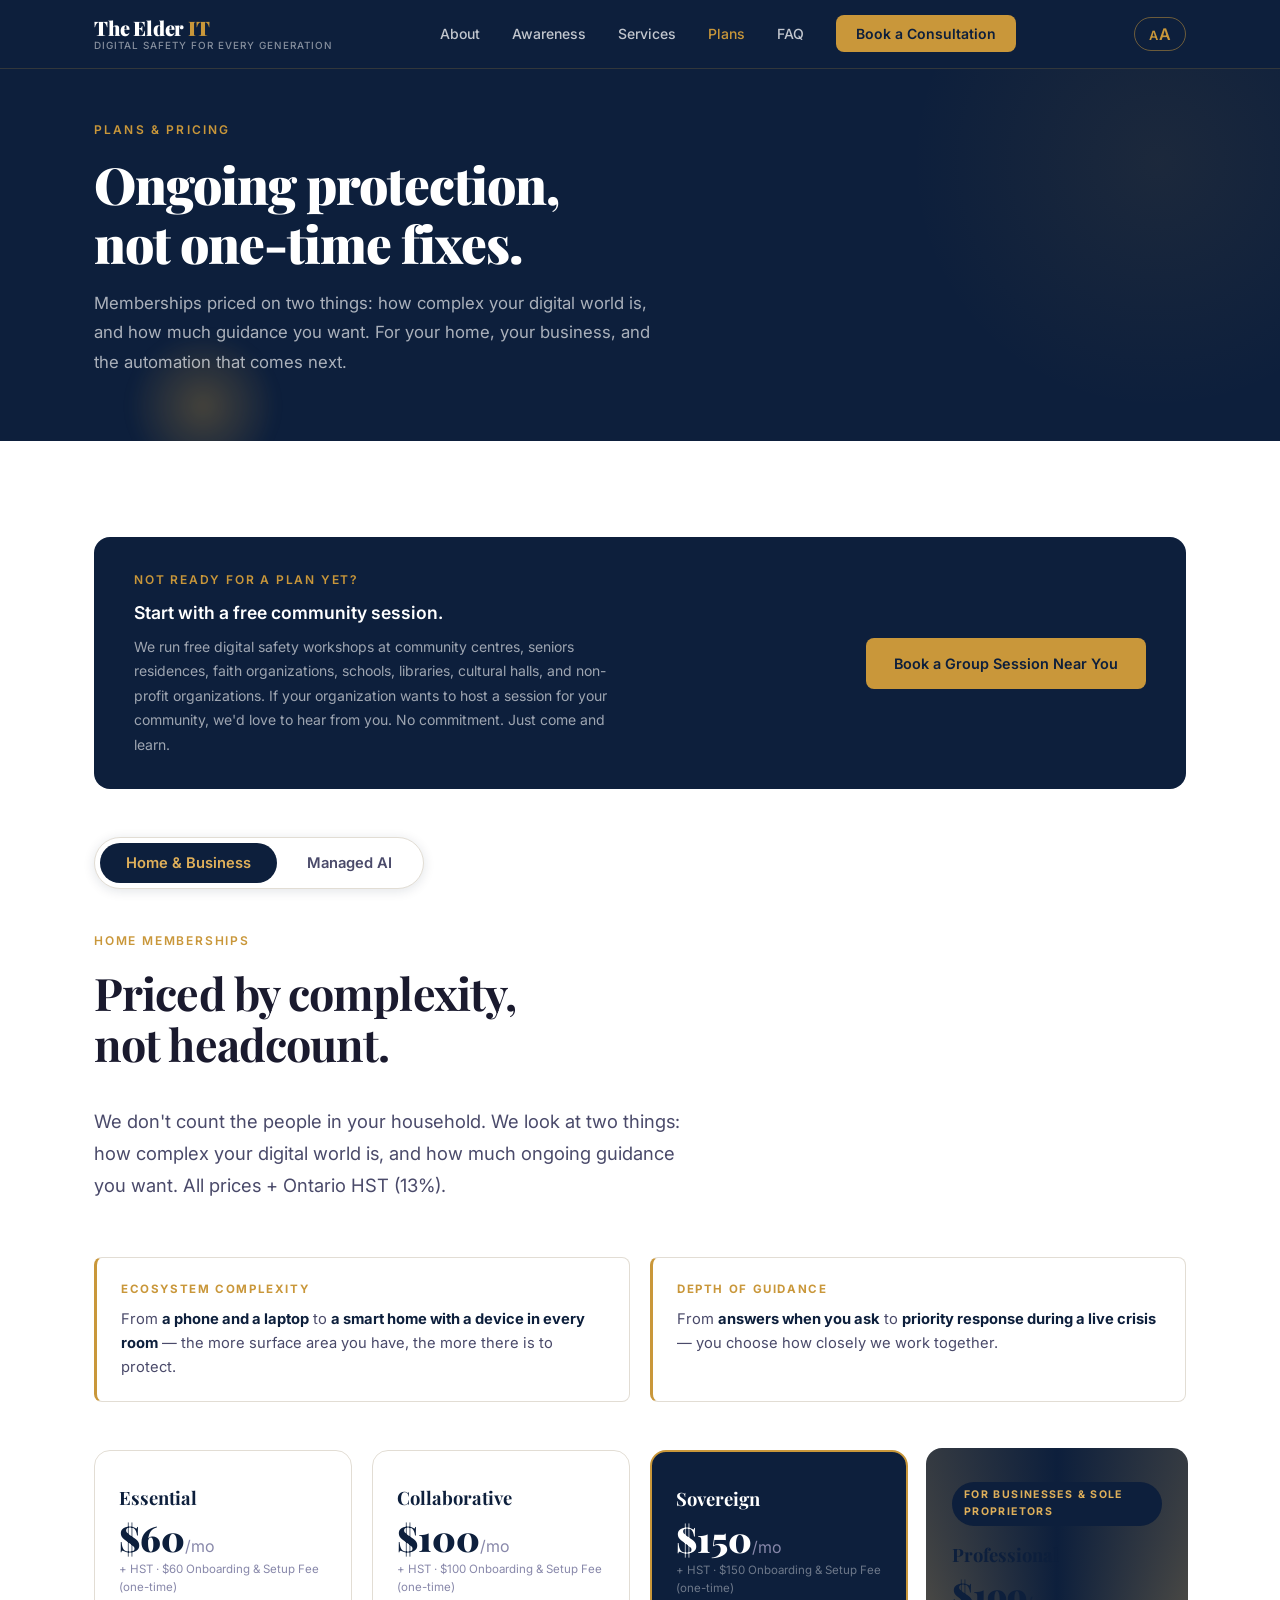
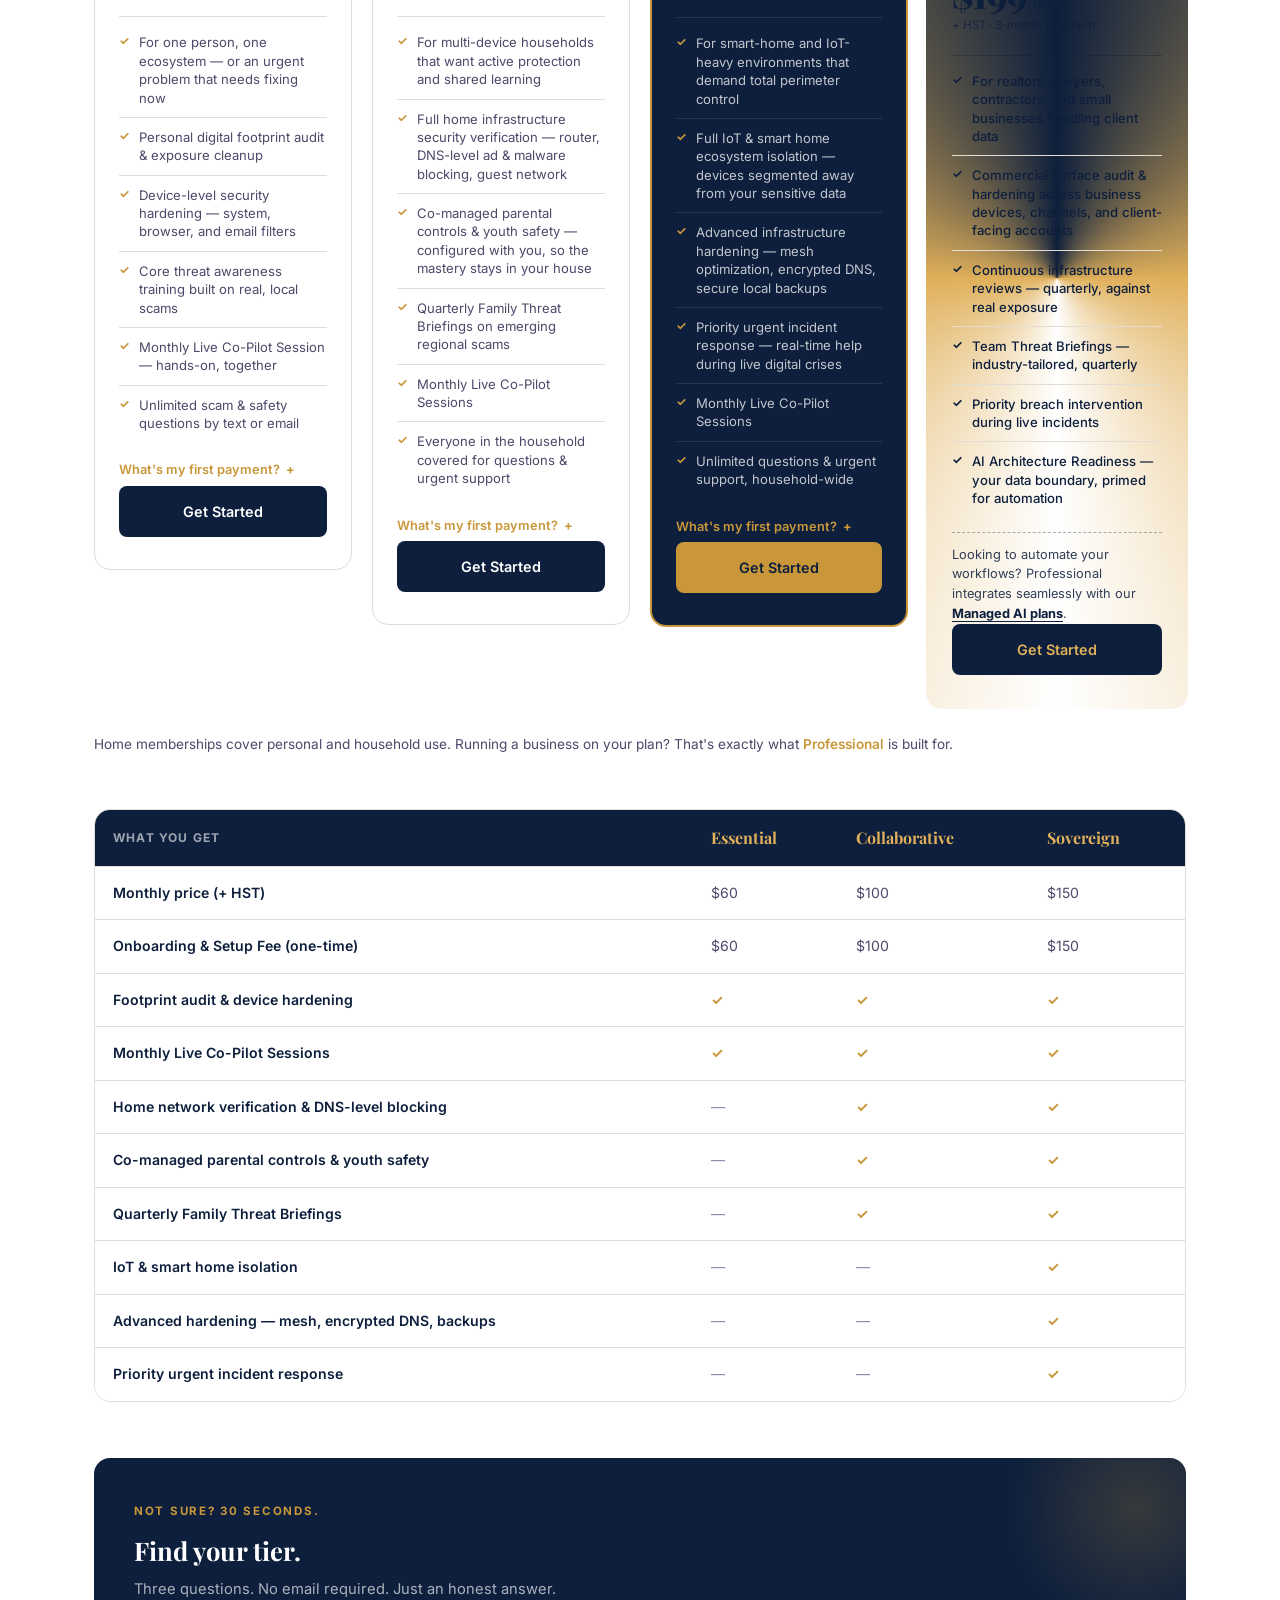
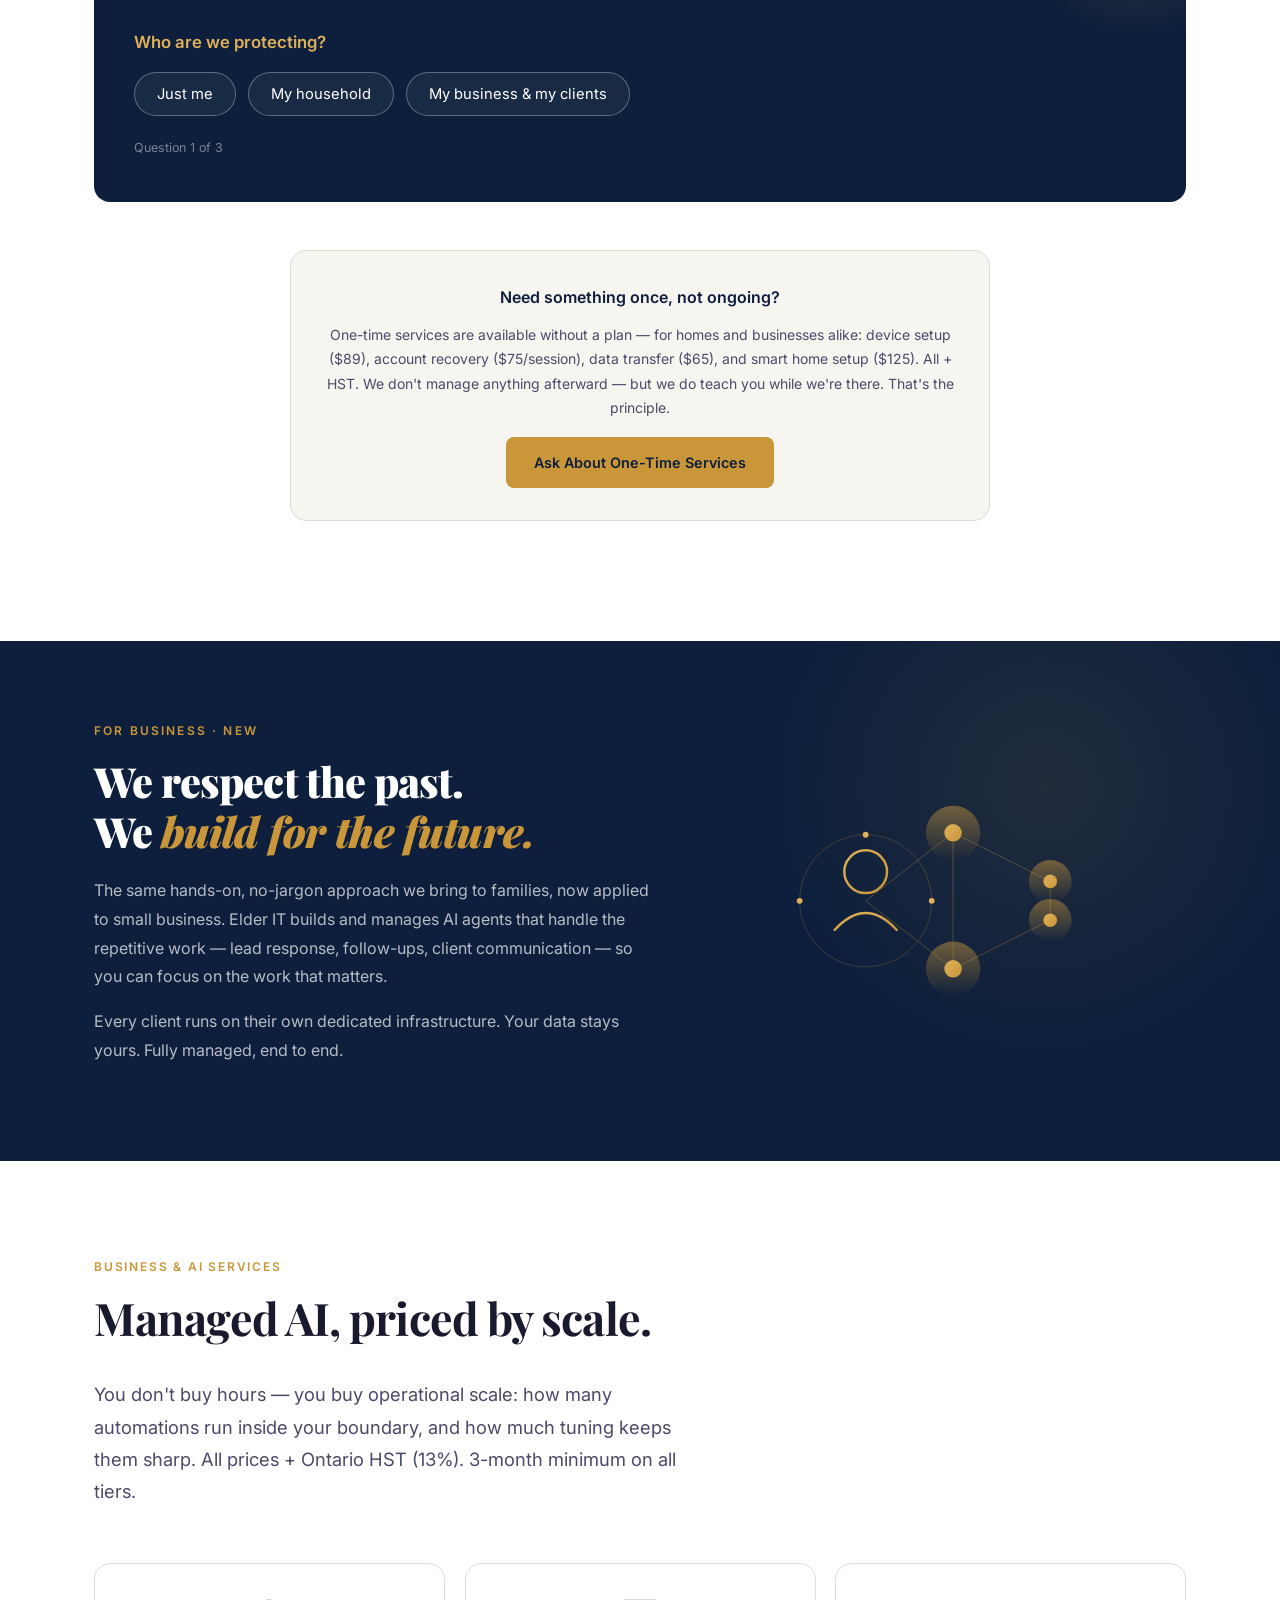
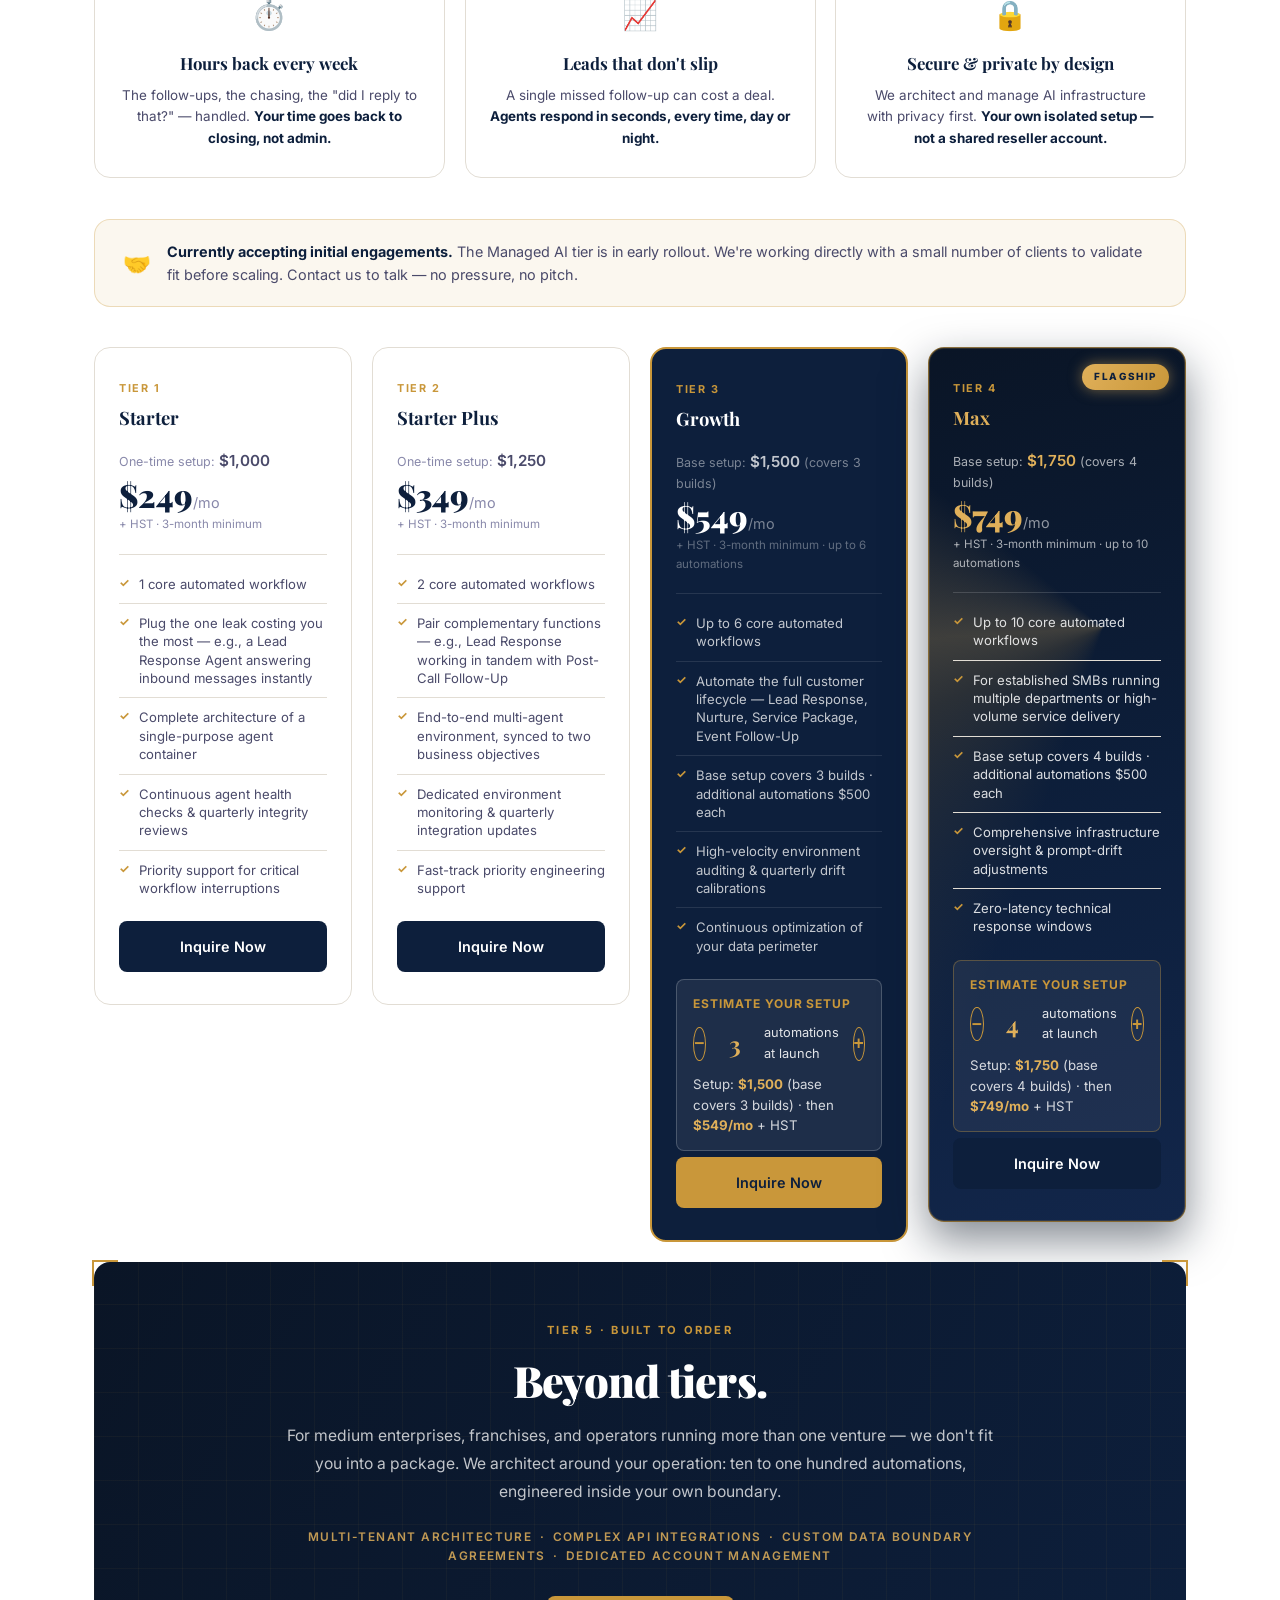
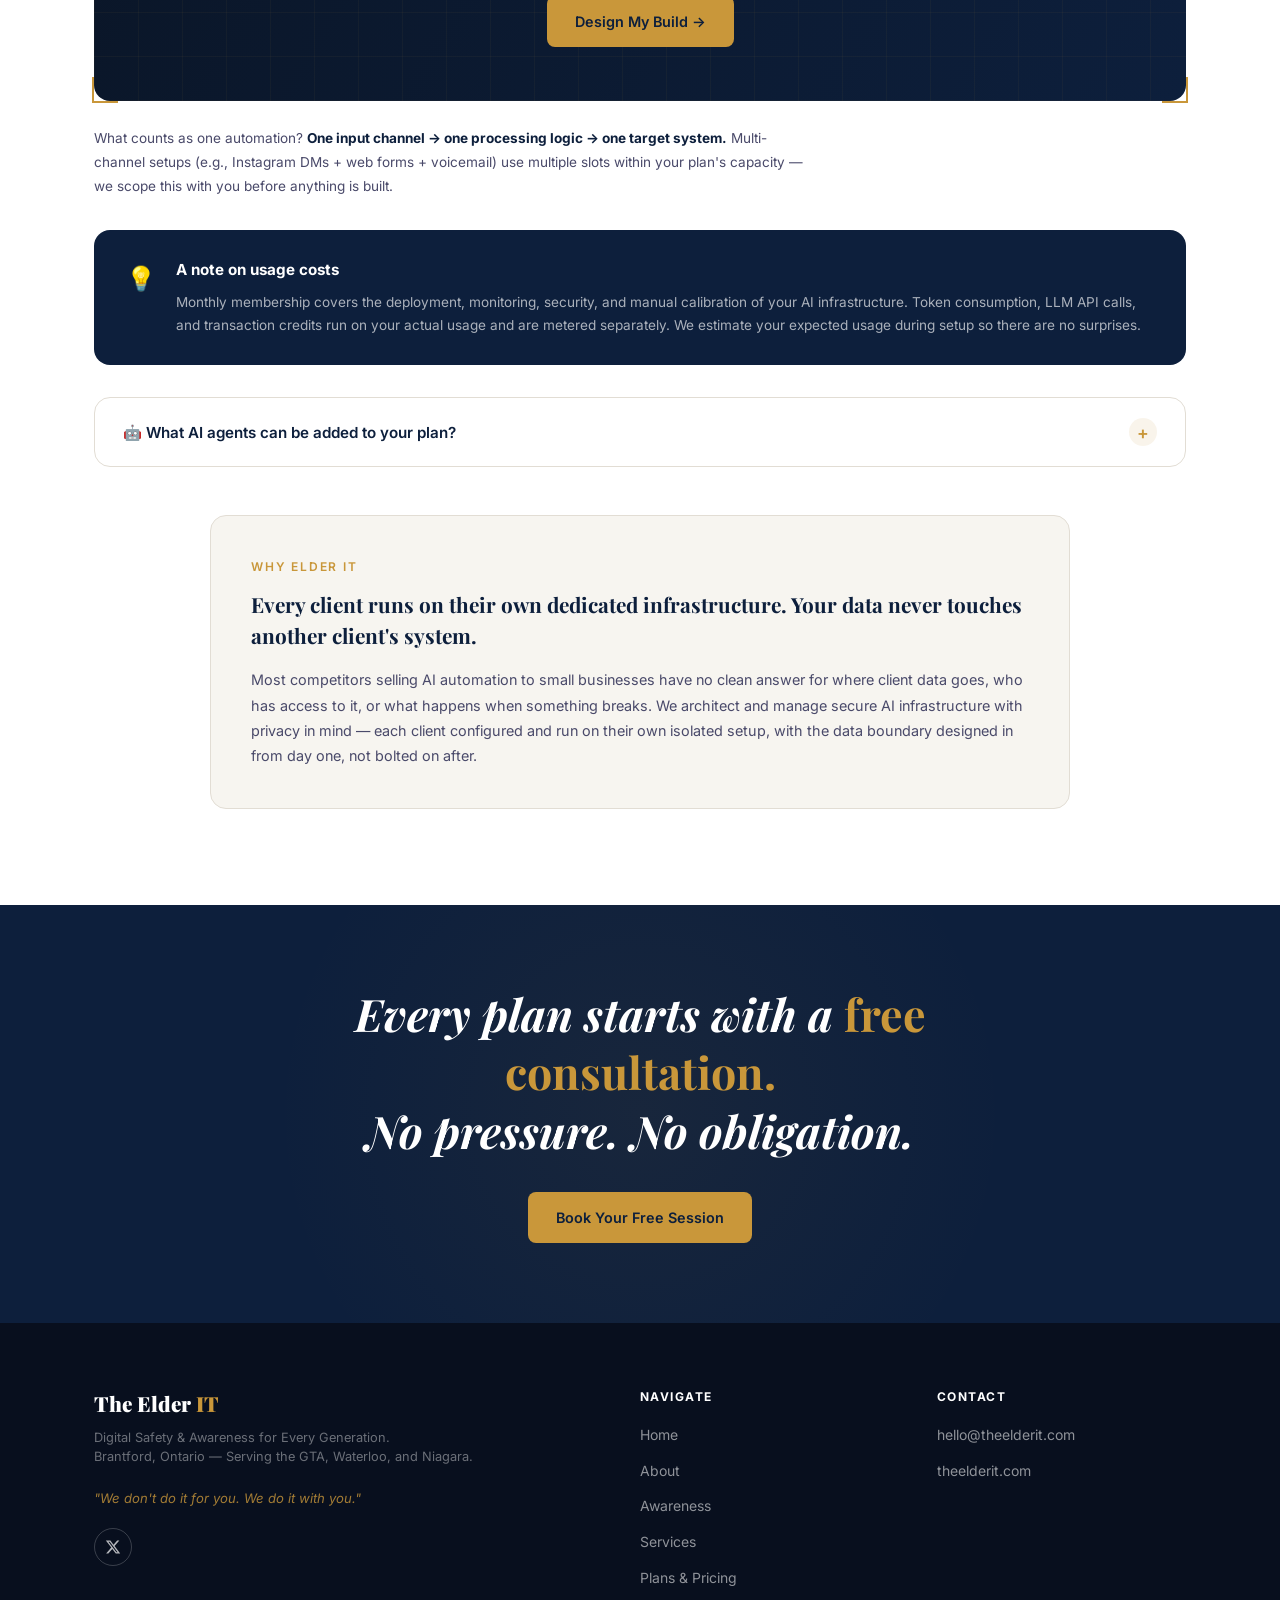
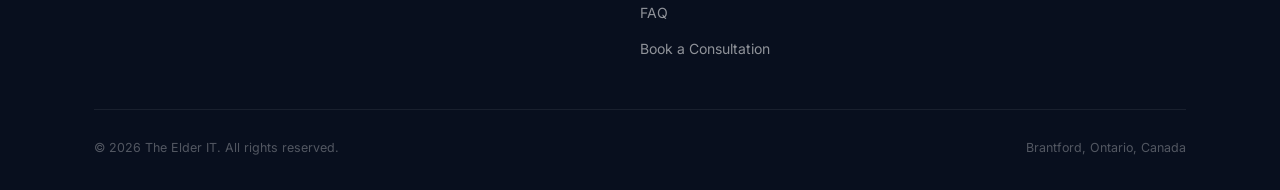
<file: plans.html>
<!DOCTYPE html>
<html lang="en">
<head>
  <meta charset="UTF-8" />
  <meta name="viewport" content="width=device-width, initial-scale=1.0" />
  <meta name="description" content="Plans & Pricing — Home memberships (Essential, Collaborative, Sovereign), the Professional business plan, and Managed AI tiers | The Elder IT" />
  <meta name="theme-color" content="#0D1F3C" />
  <title>Plans & Pricing — Monthly Digital Safety Memberships — The Elder IT</title>
  <link rel="icon" type="image/svg+xml" href="data:image/svg+xml,<svg xmlns='http://www.w3.org/2000/svg' viewBox='0 0 32 32'><rect width='32' height='32' fill='%230D1F3C' rx='6'/><text x='16' y='22' text-anchor='middle' font-size='16' fill='%23C9973A' font-family='serif' font-weight='bold'>E</text></svg>" />
  <style>
/* ============================================
   THE ELDER IT — Main Stylesheet
   Colors: Navy #0D1F3C | Gold #C9973A | White
   ============================================ */

@import url('https://fonts.googleapis.com/css2?family=Playfair+Display:wght@700;900&family=Inter:wght@300;400;500;600&display=swap');

:root {
  --navy: #0D1F3C;
  --navy-light: #152e58;
  --gold: #C9973A;
  --gold-light: #e0b05a;
  --white: #ffffff;
  --off-white: #F7F5F0;
  --text-dark: #1a1a2e;
  --text-mid: #4a4a6a;
  --text-light: #8888aa;
  --border: #e2ddd4;
  --shadow: rgba(13, 31, 60, 0.12);
  --radius: 8px;
  --radius-lg: 16px;
}

*, *::before, *::after {
  box-sizing: border-box;
  margin: 0;
  padding: 0;
}

html {
  scroll-behavior: smooth;
}

body {
  font-family: 'Inter', sans-serif;
  font-weight: 400;
  color: var(--text-dark);
  background: var(--white);
  line-height: 1.6;
  -webkit-font-smoothing: antialiased;
}

/* ── TYPOGRAPHY ── */
h1, h2, h3 {
  font-family: 'Playfair Display', serif;
  line-height: 1.15;
  letter-spacing: -0.02em;
}

h1 { font-size: clamp(2.4rem, 5vw, 4rem); font-weight: 900; }
h2 { font-size: clamp(1.8rem, 3.5vw, 2.8rem); font-weight: 700; }
h3 { font-size: clamp(1.2rem, 2vw, 1.5rem); font-weight: 700; }

p { line-height: 1.75; color: var(--text-mid); }

a { color: inherit; text-decoration: none; }

/* ── LAYOUT ── */
.container {
  max-width: 1140px;
  margin: 0 auto;
  padding: 0 24px;
}

.section {
  padding: 96px 0;
}

.section--alt {
  background: var(--off-white);
}

.section--dark {
  background: var(--navy);
  color: var(--white);
}

.section__eyebrow {
  font-family: 'Inter', sans-serif;
  font-size: 0.75rem;
  font-weight: 600;
  letter-spacing: 0.15em;
  text-transform: uppercase;
  color: var(--gold);
  margin-bottom: 16px;
  display: block;
}

.section__heading {
  margin-bottom: 16px;
}

.section__subheading {
  font-size: 1.15rem;
  color: var(--text-mid);
  max-width: 600px;
  margin-bottom: 56px;
}

.section--dark .section__subheading {
  color: rgba(255,255,255,0.7);
}

.section--dark h2 {
  color: var(--white);
}

/* ── NAV ── */
.nav {
  position: fixed;
  top: 0;
  left: 0;
  right: 0;
  z-index: 100;
  background: var(--navy);
  border-bottom: 1px solid rgba(201, 151, 58, 0.2);
  transition: box-shadow 0.3s;
}

.nav.scrolled {
  box-shadow: 0 4px 24px rgba(13,31,60,0.35);
}

.nav__inner {
  display: flex;
  align-items: center;
  justify-content: space-between;
  height: 68px;
  padding: 0 24px;
  max-width: 1140px;
  margin: 0 auto;
}

.nav__logo {
  display: flex;
  flex-direction: column;
  line-height: 1;
}

.nav__logo-name {
  font-family: 'Playfair Display', serif;
  font-size: 1.25rem;
  font-weight: 900;
  color: var(--white);
  letter-spacing: -0.01em;
}

.nav__logo-name span {
  color: var(--gold);
}

.nav__logo-tagline {
  font-size: 0.62rem;
  font-weight: 500;
  letter-spacing: 0.1em;
  text-transform: uppercase;
  color: rgba(255,255,255,0.5);
  margin-top: 3px;
}

.nav__links {
  display: flex;
  align-items: center;
  gap: 32px;
  list-style: none;
}

.nav__links a {
  font-size: 0.875rem;
  font-weight: 500;
  color: rgba(255,255,255,0.75);
  transition: color 0.2s;
}

.nav__links a:hover {
  color: var(--gold);
}

.nav__cta {
  background: var(--gold);
  color: var(--navy) !important;
  padding: 10px 20px;
  border-radius: var(--radius);
  font-weight: 600 !important;
  transition: background 0.2s !important;
}

.nav__cta:hover {
  background: var(--gold-light) !important;
  color: var(--navy) !important;
}

.nav__hamburger {
  display: none;
  flex-direction: column;
  gap: 5px;
  cursor: pointer;
  background: none;
  border: none;
  padding: 4px;
}

.nav__hamburger span {
  display: block;
  width: 24px;
  height: 2px;
  background: var(--white);
  border-radius: 2px;
  transition: all 0.3s;
}

/* ── HERO ── */
.hero {
  background: var(--navy);
  min-height: 100vh;
  display: flex;
  align-items: center;
  padding-top: 68px;
  position: relative;
  overflow: hidden;
}

.hero::before {
  content: '';
  position: absolute;
  top: -20%;
  right: -10%;
  width: 600px;
  height: 600px;
  background: radial-gradient(circle, rgba(201,151,58,0.08) 0%, transparent 70%);
  pointer-events: none;
}

.hero::after {
  content: '';
  position: absolute;
  bottom: -10%;
  left: -5%;
  width: 400px;
  height: 400px;
  background: radial-gradient(circle, rgba(201,151,58,0.05) 0%, transparent 70%);
  pointer-events: none;
}

.hero__inner {
  display: grid;
  grid-template-columns: 1fr 1fr;
  gap: 80px;
  align-items: center;
  padding: 80px 24px;
  max-width: 1140px;
  margin: 0 auto;
  width: 100%;
}

.hero__scroll-line {
  display: block;
  width: 1px;
  height: 48px;
  background: linear-gradient(to bottom, var(--gold), transparent);
  margin-bottom: 24px;
}

.hero__eyebrow {
  font-size: 0.75rem;
  font-weight: 600;
  letter-spacing: 0.18em;
  text-transform: uppercase;
  color: var(--gold);
  margin-bottom: 20px;
  display: block;
}

.hero__heading {
  color: var(--white);
  margin-bottom: 24px;
}

.hero__heading em {
  font-style: normal;
  color: var(--gold);
}

.hero__body {
  font-size: 1.1rem;
  color: rgba(255,255,255,0.65);
  margin-bottom: 40px;
  max-width: 480px;
}

.hero__actions {
  display: flex;
  gap: 16px;
  flex-wrap: wrap;
}

.hero__stats {
  display: grid;
  grid-template-columns: 1fr 1fr;
  gap: 20px;
}

.hero__stat {
  background: rgba(255,255,255,0.04);
  border: 1px solid rgba(201,151,58,0.2);
  border-radius: var(--radius-lg);
  padding: 28px 24px;
  position: relative;
  overflow: hidden;
}

.hero__stat::before {
  content: '';
  position: absolute;
  top: 0;
  left: 0;
  right: 0;
  height: 2px;
  background: linear-gradient(to right, var(--gold), transparent);
}

.hero__stat-number {
  font-family: 'Playfair Display', serif;
  font-size: 2.2rem;
  font-weight: 900;
  color: var(--gold);
  line-height: 1;
  margin-bottom: 8px;
}

.hero__stat-label {
  font-size: 0.8rem;
  color: rgba(255,255,255,0.55);
  line-height: 1.4;
}

.hero__stat-source {
  font-size: 0.65rem;
  color: rgba(255,255,255,0.3);
  margin-top: 6px;
  font-style: italic;
}

/* ── BUTTONS ── */
.btn {
  display: inline-flex;
  align-items: center;
  gap: 8px;
  padding: 14px 28px;
  border-radius: var(--radius);
  font-family: 'Inter', sans-serif;
  font-size: 0.9rem;
  font-weight: 600;
  cursor: pointer;
  transition: all 0.2s;
  border: none;
  text-decoration: none;
}

.btn--primary {
  background: var(--gold);
  color: var(--navy);
}

.btn--primary:hover {
  background: var(--gold-light);
  transform: translateY(-1px);
  box-shadow: 0 8px 24px rgba(201,151,58,0.3);
}

.btn--outline {
  background: transparent;
  color: var(--white);
  border: 1px solid rgba(255,255,255,0.3);
}

.btn--outline:hover {
  border-color: var(--gold);
  color: var(--gold);
}

.btn--navy {
  background: var(--navy);
  color: var(--white);
}

.btn--navy:hover {
  background: var(--navy-light);
  transform: translateY(-1px);
}

/* ── AUDIENCE CARDS ── */
.audience-grid {
  display: grid;
  grid-template-columns: repeat(3, 1fr);
  gap: 24px;
}

.audience-card {
  background: var(--white);
  border: 1px solid var(--border);
  border-radius: var(--radius-lg);
  padding: 36px 28px;
  transition: all 0.25s;
  position: relative;
  overflow: hidden;
}

.audience-card::after {
  content: '';
  position: absolute;
  bottom: 0;
  left: 0;
  right: 0;
  height: 3px;
  background: var(--gold);
  transform: scaleX(0);
  transition: transform 0.25s;
  transform-origin: left;
}

.audience-card:hover {
  border-color: var(--gold);
  box-shadow: 0 12px 40px var(--shadow);
  transform: translateY(-4px);
}

.audience-card:hover::after {
  transform: scaleX(1);
}

.audience-card__icon {
  font-size: 2rem;
  margin-bottom: 16px;
  display: block;
}

.audience-card__title {
  font-family: 'Playfair Display', serif;
  font-size: 1.25rem;
  font-weight: 700;
  color: var(--navy);
  margin-bottom: 12px;
}

.audience-card__body {
  font-size: 0.9rem;
  color: var(--text-mid);
  line-height: 1.65;
}

.audience-card__tags {
  display: flex;
  flex-wrap: wrap;
  gap: 6px;
  margin-top: 16px;
}

.tag {
  font-size: 0.7rem;
  font-weight: 500;
  padding: 4px 10px;
  background: var(--off-white);
  border-radius: 100px;
  color: var(--text-mid);
}

/* ── THREAT SECTION ── */
.threat-grid {
  display: grid;
  grid-template-columns: repeat(3, 1fr);
  gap: 20px;
}

.threat-card {
  background: rgba(255,255,255,0.04);
  border: 1px solid rgba(255,255,255,0.08);
  border-radius: var(--radius-lg);
  padding: 28px 24px;
  transition: border-color 0.2s;
}

.threat-card:hover {
  border-color: rgba(201,151,58,0.4);
}

.threat-card__icon {
  font-size: 1.5rem;
  margin-bottom: 14px;
  display: block;
}

.threat-card__title {
  font-size: 1rem;
  font-weight: 600;
  color: var(--white);
  margin-bottom: 8px;
}

.threat-card__body {
  font-size: 0.85rem;
  color: rgba(255,255,255,0.55);
  line-height: 1.6;
}

.threat-tabs {
  display: flex;
  gap: 8px;
  margin-bottom: 40px;
}

.threat-tab {
  padding: 10px 24px;
  border-radius: 100px;
  font-size: 0.875rem;
  font-weight: 600;
  cursor: pointer;
  border: 1px solid rgba(255,255,255,0.2);
  background: transparent;
  color: rgba(255,255,255,0.6);
  transition: all 0.2s;
  font-family: 'Inter', sans-serif;
}

.threat-tab.active,
.threat-tab:hover {
  background: var(--gold);
  border-color: var(--gold);
  color: var(--navy);
}

.threat-panel { display: none; }
.threat-panel.active { display: grid; grid-template-columns: repeat(3, 1fr); gap: 20px; }

/* ── WARNING SIGNS ── */
.warning-list {
  display: flex;
  flex-direction: column;
  gap: 0;
  border: 1px solid var(--border);
  border-radius: var(--radius-lg);
  overflow: hidden;
  background: var(--white);
}

.warning-item {
  display: grid;
  grid-template-columns: 60px 1fr;
  align-items: center;
  gap: 24px;
  padding: 24px 28px;
  border-bottom: 1px solid var(--border);
  transition: background 0.2s;
}

.warning-item:last-child { border-bottom: none; }

.warning-item:hover {
  background: rgba(201,151,58,0.06);
}

.warning-item__number {
  font-family: 'Playfair Display', serif;
  font-size: 2rem;
  font-weight: 900;
  color: var(--gold);
  opacity: 0.6;
  line-height: 1;
}

.warning-item__title {
  font-size: 1rem;
  font-weight: 700;
  color: var(--navy);
  margin-bottom: 4px;
}

.warning-item__body {
  font-size: 0.875rem;
  color: var(--text-mid);
  line-height: 1.6;
}

/* ── SERVICES ── */
.services-grid {
  display: grid;
  grid-template-columns: repeat(2, 1fr);
  gap: 24px;
}

.service-card {
  background: var(--white);
  border: 1px solid var(--border);
  border-radius: var(--radius-lg);
  padding: 32px 28px;
  transition: all 0.25s;
}

.service-card:hover {
  box-shadow: 0 12px 40px var(--shadow);
  border-color: rgba(201,151,58,0.4);
}

.service-card__icon {
  font-size: 1.75rem;
  margin-bottom: 16px;
  display: block;
}

.service-card__title {
  font-family: 'Playfair Display', serif;
  font-size: 1.2rem;
  font-weight: 700;
  color: var(--navy);
  margin-bottom: 10px;
}

.service-card__body {
  font-size: 0.875rem;
  color: var(--text-mid);
  line-height: 1.65;
}

/* ── PLANS ── */
.plans-grid {
  display: grid;
  grid-template-columns: repeat(4, 1fr);
  gap: 20px;
  align-items: start;
}

.plan-card {
  background: var(--white);
  border: 1px solid var(--border);
  border-radius: var(--radius-lg);
  padding: 32px 24px;
  position: relative;
  transition: all 0.25s;
}

.plan-card:hover {
  box-shadow: 0 16px 48px var(--shadow);
  transform: translateY(-4px);
}

.plan-card--featured {
  border: 2px solid var(--gold);
  background: var(--navy);
  color: var(--white);
}

.plan-card--featured .plan-card__price,
.plan-card--featured .plan-card__name {
  color: var(--white);
}

.plan-card--featured .plan-card__feature {
  color: rgba(255,255,255,0.75);
  border-color: rgba(255,255,255,0.1);
}

.plan-card--featured .plan-card__feature::before {
  color: var(--gold);
}

.plan-badge {
  position: absolute;
  top: -12px;
  left: 50%;
  transform: translateX(-50%);
  background: var(--gold);
  color: var(--navy);
  font-size: 0.7rem;
  font-weight: 700;
  letter-spacing: 0.1em;
  text-transform: uppercase;
  padding: 4px 14px;
  border-radius: 100px;
  white-space: nowrap;
}

.plan-card__name {
  font-family: 'Playfair Display', serif;
  font-size: 1.15rem;
  font-weight: 700;
  color: var(--navy);
  margin-bottom: 8px;
}

.plan-card__price {
  font-family: 'Playfair Display', serif;
  font-size: 2.2rem;
  font-weight: 900;
  color: var(--navy);
  line-height: 1;
  margin-bottom: 4px;
}

.plan-card__price span {
  font-size: 1rem;
  font-weight: 400;
  font-family: 'Inter', sans-serif;
  color: var(--text-light);
}

.plan-card__hst {
  font-size: 0.72rem;
  color: var(--text-light);
  margin-bottom: 20px;
}

.plan-card--featured .plan-card__hst {
  color: rgba(255,255,255,0.4);
}

.plan-card__divider {
  height: 1px;
  background: var(--border);
  margin: 16px 0;
}

.plan-card--featured .plan-card__divider {
  background: rgba(255,255,255,0.1);
}

.plan-card__features {
  list-style: none;
  display: flex;
  flex-direction: column;
  gap: 10px;
  margin-bottom: 24px;
}

.plan-card__feature {
  font-size: 0.82rem;
  color: var(--text-mid);
  padding-left: 20px;
  position: relative;
  border-bottom: 1px solid var(--border);
  padding-bottom: 10px;
  line-height: 1.4;
}

.plan-card__feature:last-child {
  border-bottom: none;
  padding-bottom: 0;
}

.plan-card__feature::before {
  content: '✓';
  position: absolute;
  left: 0;
  color: var(--gold);
  font-weight: 700;
  font-size: 0.75rem;
}

.plan-card .btn {
  width: 100%;
  justify-content: center;
}

/* ── BUSINESS DIVIDER ── */
.biz-divider {
  background: var(--navy);
  position: relative;
  overflow: hidden;
  padding: 80px 0;
  margin-top: 24px;
}

.biz-divider::before {
  content: '';
  position: absolute;
  top: -30%;
  right: -5%;
  width: 600px;
  height: 600px;
  background: radial-gradient(circle, rgba(201,151,58,0.10) 0%, transparent 65%);
  pointer-events: none;
}

.biz-divider__inner {
  display: grid;
  grid-template-columns: 1.1fr 0.9fr;
  gap: 56px;
  align-items: center;
  position: relative;
  z-index: 1;
}

.biz-divider__eyebrow {
  font-size: 0.75rem;
  font-weight: 600;
  letter-spacing: 0.18em;
  text-transform: uppercase;
  color: var(--gold);
  margin-bottom: 16px;
  display: block;
}

.biz-divider__title {
  font-family: 'Playfair Display', serif;
  font-size: clamp(1.8rem, 3.5vw, 2.6rem);
  font-weight: 900;
  color: var(--white);
  line-height: 1.2;
  margin-bottom: 20px;
}

.biz-divider__title em {
  color: var(--gold);
  font-style: italic;
}

.biz-divider__body {
  font-size: 1rem;
  color: rgba(255,255,255,0.7);
  line-height: 1.8;
  margin-bottom: 16px;
}

.biz-divider__art {
  width: 100%;
  height: auto;
  display: block;
}

/* ── VALUE ANCHOR STRIP ── */
.value-strip {
  display: grid;
  grid-template-columns: repeat(3, 1fr);
  gap: 20px;
  margin-bottom: 40px;
}

.value-card {
  background: var(--white);
  border: 1px solid var(--border);
  border-radius: var(--radius-lg);
  padding: 28px 24px;
  text-align: center;
}

.value-card__icon {
  font-size: 1.8rem;
  margin-bottom: 12px;
  display: block;
}

.value-card__title {
  font-family: 'Playfair Display', serif;
  font-size: 1.05rem;
  font-weight: 700;
  color: var(--navy);
  margin-bottom: 8px;
}

.value-card__body {
  font-size: 0.84rem;
  color: var(--text-mid);
  line-height: 1.6;
}

.value-card__body strong {
  color: var(--navy);
}

/* ── BUSINESS TRACK NOTICE ── */
.biz-notice {
  background: rgba(201,151,58,0.08);
  border: 1px solid rgba(201,151,58,0.3);
  border-radius: var(--radius-lg);
  padding: 20px 28px;
  margin-bottom: 40px;
  display: flex;
  align-items: center;
  gap: 16px;
}

.biz-notice__icon {
  font-size: 1.4rem;
  flex-shrink: 0;
}

.biz-notice__text {
  font-size: 0.9rem;
  color: var(--text-mid);
  line-height: 1.6;
}

.biz-notice__text strong {
  color: var(--navy);
}

/* ── BUSINESS PLAN CARDS ── */
.biz-plans-grid {
  display: grid;
  grid-template-columns: repeat(4, 1fr);
  gap: 20px;
  align-items: start;
}

.biz-plan-card {
  background: var(--white);
  border: 1px solid var(--border);
  border-radius: var(--radius-lg);
  padding: 32px 24px;
  position: relative;
  transition: all 0.25s;
}

.biz-plan-card:hover {
  box-shadow: 0 16px 48px var(--shadow);
  transform: translateY(-4px);
}

.biz-plan-card--featured {
  border: 2px solid var(--gold);
  background: var(--navy);
  color: var(--white);
}

.biz-plan-card__tier {
  font-size: 0.68rem;
  font-weight: 700;
  letter-spacing: 0.14em;
  text-transform: uppercase;
  color: var(--gold);
  margin-bottom: 6px;
  display: block;
}

.biz-plan-card__name {
  font-family: 'Playfair Display', serif;
  font-size: 1.15rem;
  font-weight: 700;
  color: var(--navy);
  margin-bottom: 16px;
}

.biz-plan-card--featured .biz-plan-card__name {
  color: var(--white);
}

.biz-plan-card__pricing {
  margin-bottom: 20px;
  padding-bottom: 20px;
  border-bottom: 1px solid var(--border);
}

.biz-plan-card--featured .biz-plan-card__pricing {
  border-color: rgba(255,255,255,0.1);
}

.biz-plan-card__setup {
  font-size: 0.78rem;
  color: var(--text-light);
  margin-bottom: 6px;
}

.biz-plan-card--featured .biz-plan-card__setup {
  color: rgba(255,255,255,0.45);
}

.biz-plan-card__setup strong {
  font-size: 0.95rem;
  color: var(--text-mid);
  font-weight: 600;
}

.biz-plan-card--featured .biz-plan-card__setup strong {
  color: rgba(255,255,255,0.75);
}

.biz-plan-card__monthly {
  font-family: 'Playfair Display', serif;
  font-size: 2rem;
  font-weight: 900;
  color: var(--navy);
  line-height: 1;
  margin-bottom: 4px;
}

.biz-plan-card--featured .biz-plan-card__monthly {
  color: var(--white);
}

.biz-plan-card__monthly span {
  font-size: 0.9rem;
  font-weight: 400;
  font-family: 'Inter', sans-serif;
  color: var(--text-light);
}

.biz-plan-card--featured .biz-plan-card__monthly span {
  color: rgba(255,255,255,0.45);
}

.biz-plan-card__minimum {
  font-size: 0.72rem;
  color: var(--text-light);
  margin-top: 4px;
}

.biz-plan-card--featured .biz-plan-card__minimum {
  color: rgba(255,255,255,0.35);
}

.biz-plan-card__quote {
  font-family: 'Playfair Display', serif;
  font-size: 1.6rem;
  font-weight: 900;
  color: var(--navy);
  line-height: 1;
  margin-bottom: 4px;
}

.biz-plan-card__features {
  list-style: none;
  display: flex;
  flex-direction: column;
  gap: 10px;
  margin-bottom: 24px;
}

.biz-plan-card__feature {
  font-size: 0.82rem;
  color: var(--text-mid);
  padding-left: 20px;
  position: relative;
  border-bottom: 1px solid var(--border);
  padding-bottom: 10px;
  line-height: 1.4;
}

.biz-plan-card--featured .biz-plan-card__feature {
  color: rgba(255,255,255,0.75);
  border-color: rgba(255,255,255,0.1);
}

.biz-plan-card__feature:last-child {
  border-bottom: none;
  padding-bottom: 0;
}

.biz-plan-card__feature::before {
  content: '✓';
  position: absolute;
  left: 0;
  color: var(--gold);
  font-weight: 700;
  font-size: 0.75rem;
}

.biz-plan-card .btn {
  width: 100%;
  justify-content: center;
}

/* ── USAGE / TOKEN NOTE ── */
.usage-note {
  background: var(--navy);
  border-radius: var(--radius-lg);
  padding: 28px 32px;
  margin-top: 32px;
  display: flex;
  gap: 20px;
  align-items: flex-start;
}

.usage-note__icon {
  font-size: 1.5rem;
  flex-shrink: 0;
  margin-top: 2px;
}

.usage-note__title {
  font-weight: 700;
  color: var(--white);
  font-size: 0.95rem;
  margin-bottom: 8px;
}

.usage-note__body {
  font-size: 0.85rem;
  color: rgba(255,255,255,0.65);
  line-height: 1.7;
}

/* ── AGENT ADD-ONS ACCORDION ── */
.addons-toggle {
  width: 100%;
  background: none;
  border: 1px solid var(--border);
  border-radius: var(--radius-lg);
  padding: 20px 28px;
  display: flex;
  align-items: center;
  justify-content: space-between;
  cursor: pointer;
  font-family: 'Inter', sans-serif;
  font-size: 0.95rem;
  font-weight: 600;
  color: var(--navy);
  margin-top: 32px;
  transition: all 0.2s;
}

.addons-toggle:hover {
  border-color: var(--gold);
  background: rgba(201,151,58,0.04);
}

.addons-toggle__icon {
  width: 28px;
  height: 28px;
  background: rgba(201,151,58,0.1);
  border-radius: 50%;
  display: flex;
  align-items: center;
  justify-content: center;
  color: var(--gold);
  font-size: 1.1rem;
  transition: transform 0.25s;
  flex-shrink: 0;
}

.addons-toggle.open .addons-toggle__icon {
  transform: rotate(45deg);
}

.addons-panel {
  max-height: 0;
  overflow: hidden;
  transition: max-height 0.4s ease;
}

.addons-panel.open {
  max-height: 900px;
}

.addons-grid {
  display: grid;
  grid-template-columns: repeat(2, 1fr);
  gap: 12px;
  padding: 24px 0 8px;
}

.addon-item {
  display: flex;
  align-items: flex-start;
  gap: 12px;
  padding: 16px 20px;
  background: var(--off-white);
  border: 1px solid var(--border);
  border-radius: var(--radius);
}

.addon-item__icon {
  font-size: 1.1rem;
  flex-shrink: 0;
  margin-top: 1px;
}

.addon-item__title {
  font-size: 0.85rem;
  font-weight: 600;
  color: var(--navy);
  margin-bottom: 3px;
}

.addon-item__body {
  font-size: 0.78rem;
  color: var(--text-mid);
  line-height: 1.5;
}

.addons-note {
  font-size: 0.8rem;
  color: var(--text-light);
  text-align: center;
  padding: 16px 0 4px;
  font-style: italic;
}

@media (max-width: 1024px) {
  .biz-plans-grid {
    grid-template-columns: repeat(2, 1fr);
  }
  .biz-divider__inner {
    grid-template-columns: 1fr;
    gap: 40px;
  }
  .biz-divider__art {
    max-width: 420px;
    margin: 0 auto;
  }
  .value-strip {
    grid-template-columns: 1fr;
    max-width: 480px;
    margin-left: auto;
    margin-right: auto;
    margin-bottom: 40px;
  }
}

@media (max-width: 640px) {
  .biz-plans-grid {
    grid-template-columns: 1fr;
  }
  .addons-grid {
    grid-template-columns: 1fr;
  }
  .usage-note {
    flex-direction: column;
    gap: 12px;
  }
}

/* ── FAQ ── */
.faq-list {
  max-width: 760px;
  margin: 0 auto;
}

.faq-item {
  border-bottom: 1px solid var(--border);
}

.faq-question {
  width: 100%;
  background: none;
  border: none;
  text-align: left;
  padding: 24px 0;
  font-family: 'Inter', sans-serif;
  font-size: 1rem;
  font-weight: 600;
  color: var(--navy);
  cursor: pointer;
  display: flex;
  justify-content: space-between;
  align-items: center;
  gap: 16px;
  transition: color 0.2s;
}

.faq-question:hover {
  color: var(--gold);
}

.faq-question svg {
  flex-shrink: 0;
  transition: transform 0.25s;
  color: var(--gold);
}

.faq-item.open .faq-question svg {
  transform: rotate(45deg);
}

.faq-answer {
  max-height: 0;
  overflow: hidden;
  transition: max-height 0.35s ease, padding 0.2s;
}

.faq-item.open .faq-answer {
  max-height: 400px;
  padding-bottom: 24px;
}

.faq-answer p {
  font-size: 0.95rem;
  color: var(--text-mid);
  line-height: 1.75;
}

/* ── CONTACT / BOOKING ── */
.contact-grid {
  display: grid;
  grid-template-columns: 1fr 1.5fr;
  gap: 64px;
  align-items: start;
}

.contact-info__item {
  display: flex;
  align-items: flex-start;
  gap: 16px;
  margin-bottom: 28px;
}

.contact-info__icon {
  width: 44px;
  height: 44px;
  background: rgba(201,151,58,0.1);
  border-radius: var(--radius);
  display: flex;
  align-items: center;
  justify-content: center;
  font-size: 1.1rem;
  flex-shrink: 0;
  color: var(--gold);
}

.contact-info__label {
  font-size: 0.75rem;
  font-weight: 600;
  text-transform: uppercase;
  letter-spacing: 0.1em;
  color: var(--gold);
  margin-bottom: 4px;
}

.contact-info__value {
  font-size: 0.95rem;
  color: var(--text-mid);
}

.contact-info__value a {
  color: var(--navy);
  font-weight: 500;
  transition: color 0.2s;
}

.contact-info__value a:hover {
  color: var(--gold);
}

.booking-form {
  background: var(--white);
  border: 1px solid var(--border);
  border-radius: var(--radius-lg);
  padding: 40px;
}

.form-group {
  margin-bottom: 20px;
}

.form-label {
  display: block;
  font-size: 0.82rem;
  font-weight: 600;
  color: var(--navy);
  margin-bottom: 8px;
  letter-spacing: 0.02em;
}

.form-input,
.form-select,
.form-textarea {
  width: 100%;
  padding: 12px 16px;
  border: 1px solid var(--border);
  border-radius: var(--radius);
  font-family: 'Inter', sans-serif;
  font-size: 0.9rem;
  color: var(--text-dark);
  background: var(--white);
  transition: border-color 0.2s, box-shadow 0.2s;
  appearance: none;
}

.form-input:focus,
.form-select:focus,
.form-textarea:focus {
  outline: none;
  border-color: var(--gold);
  box-shadow: 0 0 0 3px rgba(201,151,58,0.12);
}

.form-input::placeholder,
.form-textarea::placeholder {
  color: var(--text-light);
}

.form-textarea {
  resize: vertical;
  min-height: 100px;
}

.form-row {
  display: grid;
  grid-template-columns: 1fr 1fr;
  gap: 16px;
}

.form-note {
  font-size: 0.78rem;
  color: var(--text-light);
  margin-top: 12px;
  text-align: center;
}

.form-success {
  display: none;
  text-align: center;
  padding: 32px;
}

.form-success__icon {
  font-size: 2.5rem;
  margin-bottom: 12px;
}

.form-success__title {
  font-family: 'Playfair Display', serif;
  font-size: 1.4rem;
  color: var(--navy);
  margin-bottom: 8px;
}

.form-success__body {
  font-size: 0.9rem;
  color: var(--text-mid);
}

/* ── MISSION BANNER ── */
.mission-banner {
  background: var(--navy);
  padding: 80px 0;
  text-align: center;
  position: relative;
  overflow: hidden;
}

.mission-banner::before {
  content: '';
  position: absolute;
  top: 50%;
  left: 50%;
  transform: translate(-50%, -50%);
  width: 800px;
  height: 800px;
  background: radial-gradient(circle, rgba(201,151,58,0.06) 0%, transparent 65%);
  pointer-events: none;
}

.mission-banner__quote {
  font-family: 'Playfair Display', serif;
  font-size: clamp(1.6rem, 3.5vw, 2.8rem);
  font-weight: 700;
  font-style: italic;
  color: var(--white);
  max-width: 800px;
  margin: 0 auto 24px;
  line-height: 1.3;
}

.mission-banner__quote em {
  color: var(--gold);
  font-style: normal;
}

.mission-banner__attr {
  font-size: 0.8rem;
  font-weight: 500;
  letter-spacing: 0.12em;
  text-transform: uppercase;
  color: rgba(255,255,255,0.4);
}

/* ── FOOTER ── */
.footer {
  background: #080f1e;
  color: rgba(255,255,255,0.6);
  padding: 64px 0 32px;
}

.footer__grid {
  display: grid;
  grid-template-columns: 2fr 1fr 1fr;
  gap: 48px;
  margin-bottom: 48px;
}

.footer__logo-name {
  font-family: 'Playfair Display', serif;
  font-size: 1.3rem;
  font-weight: 900;
  color: var(--white);
  margin-bottom: 8px;
}

.footer__logo-name span {
  color: var(--gold);
}

.footer__tagline {
  font-size: 0.8rem;
  color: rgba(255,255,255,0.4);
  margin-bottom: 20px;
  line-height: 1.5;
}

.footer__differentiator {
  font-size: 0.82rem;
  font-style: italic;
  color: var(--gold);
  opacity: 0.8;
}

.footer__heading {
  font-size: 0.75rem;
  font-weight: 700;
  letter-spacing: 0.12em;
  text-transform: uppercase;
  color: var(--white);
  margin-bottom: 16px;
}

.footer__links {
  list-style: none;
  display: flex;
  flex-direction: column;
  gap: 10px;
}

.footer__links a {
  font-size: 0.875rem;
  color: rgba(255,255,255,0.55);
  transition: color 0.2s;
}

.footer__links a:hover {
  color: var(--gold);
}

.footer__divider {
  height: 1px;
  background: rgba(255,255,255,0.07);
  margin-bottom: 28px;
}

.footer__bottom {
  display: flex;
  justify-content: space-between;
  align-items: center;
  font-size: 0.78rem;
  color: rgba(255,255,255,0.3);
}

/* ── PROTECTION PLAN ── */
.protection-steps {
  display: grid;
  grid-template-columns: repeat(3, 1fr);
  gap: 32px;
}

.protection-step {
  text-align: center;
  padding: 40px 28px;
  background: var(--off-white);
  border-radius: var(--radius-lg);
  position: relative;
}

.protection-step__number {
  width: 52px;
  height: 52px;
  background: var(--navy);
  color: var(--gold);
  font-family: 'Playfair Display', serif;
  font-size: 1.4rem;
  font-weight: 900;
  border-radius: 50%;
  display: flex;
  align-items: center;
  justify-content: center;
  margin: 0 auto 20px;
}

.protection-step__title {
  font-family: 'Playfair Display', serif;
  font-size: 1.2rem;
  font-weight: 700;
  color: var(--navy);
  margin-bottom: 12px;
}

.protection-step__items {
  list-style: none;
  display: flex;
  flex-direction: column;
  gap: 8px;
  text-align: left;
}

.protection-step__item {
  font-size: 0.85rem;
  color: var(--text-mid);
  padding-left: 16px;
  position: relative;
  line-height: 1.5;
}

.protection-step__item::before {
  content: '→';
  position: absolute;
  left: 0;
  color: var(--gold);
  font-size: 0.75rem;
}

/* ── ABOUT SECTION ── */
.about-grid {
  display: grid;
  grid-template-columns: 1fr 1fr;
  gap: 80px;
  align-items: center;
}

.about-principle {
  background: var(--navy);
  border-radius: var(--radius-lg);
  padding: 40px;
  margin-top: 32px;
}

.about-principle__text {
  font-family: 'Playfair Display', serif;
  font-size: 1.3rem;
  font-style: italic;
  color: var(--white);
  line-height: 1.5;
  margin-bottom: 12px;
}

.about-principle__attr {
  font-size: 0.75rem;
  color: var(--gold);
  font-weight: 600;
  letter-spacing: 0.08em;
  text-transform: uppercase;
}

.about-values {
  display: flex;
  flex-direction: column;
  gap: 24px;
}

.about-value {
  display: flex;
  gap: 20px;
  align-items: flex-start;
}

.about-value__icon {
  width: 48px;
  height: 48px;
  background: rgba(201,151,58,0.1);
  border-radius: var(--radius);
  display: flex;
  align-items: center;
  justify-content: center;
  font-size: 1.2rem;
  flex-shrink: 0;
}

.about-value__title {
  font-weight: 700;
  color: var(--navy);
  margin-bottom: 4px;
  font-size: 1rem;
}

.about-value__body {
  font-size: 0.875rem;
  color: var(--text-mid);
  line-height: 1.65;
}

/* ── REGION PILLS ── */
.region-pills {
  display: flex;
  flex-wrap: wrap;
  gap: 10px;
  margin-top: 20px;
}

.region-pill {
  display: inline-flex;
  align-items: center;
  gap: 6px;
  background: rgba(201,151,58,0.1);
  border: 1px solid rgba(201,151,58,0.25);
  color: var(--navy);
  font-size: 0.82rem;
  font-weight: 500;
  padding: 8px 16px;
  border-radius: 100px;
}

.region-pill::before {
  content: '📍';
  font-size: 0.75rem;
}

/* ── SCROLL ANIMATIONS ── */
.fade-up {
  opacity: 0;
  transform: translateY(24px);
  transition: opacity 0.6s ease, transform 0.6s ease;
}

.fade-up.visible {
  opacity: 1;
  transform: translateY(0);
}

/* ── MOBILE ── */
@media (max-width: 1024px) {
  .plans-grid {
    grid-template-columns: repeat(2, 1fr);
  }
}

@media (max-width: 900px) {
  .hero__inner {
    grid-template-columns: 1fr;
    gap: 48px;
    padding: 60px 24px;
  }

  .hero__stats {
    grid-template-columns: repeat(2, 1fr);
  }

  .audience-grid {
    grid-template-columns: 1fr 1fr;
  }

  .threat-grid,
  .threat-panel.active {
    grid-template-columns: 1fr 1fr;
  }

  .services-grid {
    grid-template-columns: 1fr;
  }

  .contact-grid {
    grid-template-columns: 1fr;
  }

  .about-grid {
    grid-template-columns: 1fr;
    gap: 40px;
  }

  .protection-steps {
    grid-template-columns: 1fr;
  }

  .footer__grid {
    grid-template-columns: 1fr 1fr;
  }
}

@media (max-width: 640px) {
  .section { padding: 64px 0; }

  .nav__links { display: none; }
  .nav__hamburger { display: flex; }

  .nav__links.mobile-open {
    display: flex;
    flex-direction: column;
    position: fixed;
    top: 68px;
    left: 0;
    right: 0;
    background: var(--navy);
    padding: 24px;
    gap: 20px;
    border-top: 1px solid rgba(201,151,58,0.2);
    z-index: 99;
  }

  .hero__stats {
    grid-template-columns: 1fr 1fr;
  }

  .audience-grid {
    grid-template-columns: 1fr;
  }

  .threat-grid,
  .threat-panel.active {
    grid-template-columns: 1fr;
  }

  .plans-grid {
    grid-template-columns: 1fr;
  }

  .form-row {
    grid-template-columns: 1fr;
  }

  .footer__grid {
    grid-template-columns: 1fr;
  }

  .footer__bottom {
    flex-direction: column;
    gap: 8px;
    text-align: center;
  }

  .booking-form {
    padding: 24px;
  }

  .warning-item {
    grid-template-columns: 40px 1fr;
    gap: 16px;
    padding: 20px;
  }
}

@media (prefers-reduced-motion: reduce) {
  .fade-up { transition: none; opacity: 1; transform: none; }
  * { transition-duration: 0.01ms !important; }
}


/* ── HOMEPAGE SECTION CARDS ── */
.home-sections {
  display: grid;
  grid-template-columns: repeat(3, 1fr);
  gap: 24px;
  margin-top: 56px;
}

.home-card {
  background: var(--white);
  border: 1px solid var(--border);
  border-radius: var(--radius-lg);
  padding: 36px 28px;
  text-decoration: none;
  display: block;
  transition: all 0.25s;
  position: relative;
  overflow: hidden;
}

.home-card::after {
  content: '';
  position: absolute;
  bottom: 0;
  left: 0;
  right: 0;
  height: 3px;
  background: var(--gold);
  transform: scaleX(0);
  transition: transform 0.25s;
  transform-origin: left;
}

.home-card:hover {
  border-color: var(--gold);
  box-shadow: 0 12px 40px var(--shadow);
  transform: translateY(-4px);
}

.home-card:hover::after {
  transform: scaleX(1);
}

.home-card__icon {
  font-size: 2rem;
  margin-bottom: 16px;
  display: block;
}

.home-card__title {
  font-family: 'Playfair Display', serif;
  font-size: 1.25rem;
  font-weight: 700;
  color: var(--navy);
  margin-bottom: 10px;
}

.home-card__body {
  font-size: 0.875rem;
  color: var(--text-mid);
  line-height: 1.65;
  margin-bottom: 20px;
}

.home-card__arrow {
  font-size: 0.82rem;
  font-weight: 600;
  color: var(--gold);
  letter-spacing: 0.05em;
}

/* ── PAGE HEADER ── */
.page-header {
  background: var(--navy);
  padding: 120px 0 64px;
  position: relative;
  overflow: hidden;
}

.page-header::before {
  content: '';
  position: absolute;
  top: -20%;
  right: -10%;
  width: 500px;
  height: 500px;
  background: radial-gradient(circle, rgba(201,151,58,0.08) 0%, transparent 70%);
  pointer-events: none;
}

.page-header__eyebrow {
  font-size: 0.75rem;
  font-weight: 600;
  letter-spacing: 0.18em;
  text-transform: uppercase;
  color: var(--gold);
  margin-bottom: 16px;
  display: block;
}

.page-header__title {
  font-family: 'Playfair Display', serif;
  font-size: clamp(2rem, 4vw, 3.2rem);
  font-weight: 900;
  color: var(--white);
  line-height: 1.15;
  margin-bottom: 16px;
}

.page-header__body {
  font-size: 1.05rem;
  color: rgba(255,255,255,0.65);
  max-width: 560px;
}

/* ── ACTIVE NAV ── */
.nav__links a.active {
  color: var(--gold);
}

@media (max-width: 900px) {
  .home-sections {
    grid-template-columns: repeat(2, 1fr);
  }
}

@media (max-width: 640px) {
  .home-sections {
    grid-template-columns: 1fr;
  }
}
</style>
  <link rel="stylesheet" href="assets/elder.css" />
</head>
<body>
<nav class="nav" role="navigation" aria-label="Main navigation">
  <div class="nav__inner">
    <a href="index.html" class="nav__logo" aria-label="The Elder IT — Home">
      <span class="nav__logo-name">The Elder <span>IT</span></span>
      <span class="nav__logo-tagline">Digital Safety for Every Generation</span>
    </a>
    <ul class="nav__links">
      <li><a href="about.html">About</a></li>
      <li><a href="awareness.html">Awareness</a></li>
      <li><a href="services.html">Services</a></li>
      <li><a href="plans.html" class="active">Plans</a></li>
      <li><a href="faq.html">FAQ</a></li>
      <li><a href="contact.html" class="nav__cta">Book a Consultation</a></li>
    </ul>
    <button class="nav__hamburger" aria-label="Open menu" aria-expanded="false">
      <span></span><span></span><span></span>
    </button>
  </div>
</nav>

<div class="page-header">
  <div class="container">
    <span class="page-header__eyebrow">Plans & Pricing</span>
    <h1 class="page-header__title">Ongoing protection,<br />not one-time fixes.</h1>
    <p class="page-header__body">Memberships priced on two things: how complex your digital world is, and how much guidance you want. For your home, your business, and the automation that comes next.</p>
  </div>
</div>

<section class="section">
  <div class="container">

    <div style="margin-bottom:48px; background:var(--navy); border-radius:var(--radius-lg); padding:32px 40px; display:flex; align-items:center; justify-content:space-between; gap:32px; flex-wrap:wrap;" class="fade-up">
      <div>
        <p style="font-size:0.75rem; font-weight:600; letter-spacing:0.15em; text-transform:uppercase; color:var(--gold); margin-bottom:8px;">Not ready for a plan yet?</p>
        <p style="font-size:1.1rem; font-weight:600; color:white; margin-bottom:6px;">Start with a free community session.</p>
        <p style="font-size:0.875rem; color:rgba(255,255,255,0.6); max-width:480px;">We run free digital safety workshops at community centres, seniors residences, faith organizations, schools, libraries, cultural halls, and non-profit organizations. If your organization wants to host a session for your community, we'd love to hear from you. No commitment. Just come and learn.</p>
      </div>
      <a href="contact.html?topic=Community+workshop" class="btn btn--primary" style="white-space:nowrap; flex-shrink:0;">Book a Group Session Near You</a>
    </div>

    <div>
      <div class="audience-switch" role="group" aria-label="Choose plan audience">
        <button class="audience-switch__btn active" data-target="#residential" type="button">Home &amp; Business</button>
        <button class="audience-switch__btn" data-target="#business" type="button">Managed AI</button>
      </div>
    </div>

    <span class="section__eyebrow" id="residential">Home Memberships</span>
    <h2 class="section__heading">Priced by complexity,<br />not headcount.</h2>
    <p class="section__subheading">We don't count the people in your household. We look at two things: how complex your digital world is, and how much ongoing guidance you want. All prices + Ontario HST (13%).</p>

    <div class="value-metric fade-up">
      <div class="value-metric__item">
        <div class="value-metric__label">Ecosystem Complexity</div>
        <p class="value-metric__text">From <strong>a phone and a laptop</strong> to <strong>a smart home with a device in every room</strong> — the more surface area you have, the more there is to protect.</p>
      </div>
      <div class="value-metric__item">
        <div class="value-metric__label">Depth of Guidance</div>
        <p class="value-metric__text">From <strong>answers when you ask</strong> to <strong>priority response during a live crisis</strong> — you choose how closely we work together.</p>
      </div>
    </div>

    <div class="plans-grid">
      <div class="plan-card fade-up" id="card-essential">
        <div class="plan-card__name">Essential</div>
        <div class="plan-card__price">$60<span>/mo</span></div>
        <div class="plan-card__hst">+ HST · $60 Onboarding &amp; Setup Fee (one-time)</div>
        <div class="plan-card__divider"></div>
        <ul class="plan-card__features">
          <li class="plan-card__feature">For one person, one ecosystem — or an urgent problem that needs fixing now</li>
          <li class="plan-card__feature">Personal digital footprint audit &amp; exposure cleanup</li>
          <li class="plan-card__feature">Device-level security hardening — system, browser, and email filters</li>
          <li class="plan-card__feature">Core threat awareness training built on real, local scams</li>
          <li class="plan-card__feature">Monthly Live Co-Pilot Session — hands-on, together</li>
          <li class="plan-card__feature">Unlimited scam &amp; safety questions by text or email</li>
        </ul>
        <details class="fee-details"><summary>What's my first payment?</summary><p>Your first payment is $120 + HST ($60 membership + $60 one-time Onboarding &amp; Setup Fee). Every month after: $60 + HST.</p></details>
        <a href="contact.html?topic=Membership+plan" class="btn btn--navy">Get Started</a>
      </div>

      <div class="plan-card fade-up" id="card-collaborative">
        <div class="plan-card__name">Collaborative</div>
        <div class="plan-card__price">$100<span>/mo</span></div>
        <div class="plan-card__hst">+ HST · $100 Onboarding &amp; Setup Fee (one-time)</div>
        <div class="plan-card__divider"></div>
        <ul class="plan-card__features">
          <li class="plan-card__feature">For multi-device households that want active protection and shared learning</li>
          <li class="plan-card__feature">Full home infrastructure security verification — router, DNS-level ad &amp; malware blocking, guest network</li>
          <li class="plan-card__feature">Co-managed parental controls &amp; youth safety — configured with you, so the mastery stays in your house</li>
          <li class="plan-card__feature">Quarterly Family Threat Briefings on emerging regional scams</li>
          <li class="plan-card__feature">Monthly Live Co-Pilot Sessions</li>
          <li class="plan-card__feature">Everyone in the household covered for questions &amp; urgent support</li>
        </ul>
        <details class="fee-details"><summary>What's my first payment?</summary><p>Your first payment is $200 + HST ($100 membership + $100 one-time Onboarding &amp; Setup Fee). Every month after: $100 + HST.</p></details>
        <a href="contact.html?topic=Membership+plan" class="btn btn--navy">Get Started</a>
      </div>

      <div class="plan-card plan-card--featured fade-up" id="card-sovereign">
        <div class="plan-card__name">Sovereign</div>
        <div class="plan-card__price">$150<span>/mo</span></div>
        <div class="plan-card__hst">+ HST · $150 Onboarding &amp; Setup Fee (one-time)</div>
        <div class="plan-card__divider"></div>
        <ul class="plan-card__features">
          <li class="plan-card__feature">For smart-home and IoT-heavy environments that demand total perimeter control</li>
          <li class="plan-card__feature">Full IoT &amp; smart home ecosystem isolation — devices segmented away from your sensitive data</li>
          <li class="plan-card__feature">Advanced infrastructure hardening — mesh optimization, encrypted DNS, secure local backups</li>
          <li class="plan-card__feature">Priority urgent incident response — real-time help during live digital crises</li>
          <li class="plan-card__feature">Monthly Live Co-Pilot Sessions</li>
          <li class="plan-card__feature">Unlimited questions &amp; urgent support, household-wide</li>
        </ul>
        <details class="fee-details"><summary>What's my first payment?</summary><p>Your first payment is $300 + HST ($150 membership + $150 one-time Onboarding &amp; Setup Fee). Every month after: $150 + HST.</p></details>
        <a href="contact.html?topic=Membership+plan" class="btn btn--primary">Get Started</a>
      </div>

      <div class="plan-card plan-card--pro fade-up" id="professional">
        <span class="plan-card__badge">For Businesses &amp; Sole Proprietors</span>
        <div class="plan-card__name">Professional</div>
        <div class="plan-card__price">$199<span>/mo</span></div>
        <div class="plan-card__hst">+ HST · 3-month minimum</div>
        <div class="plan-card__divider"></div>
        <ul class="plan-card__features">
          <li class="plan-card__feature">For realtors, lawyers, contractors, and small businesses handling client data</li>
          <li class="plan-card__feature">Commercial surface audit &amp; hardening across business devices, channels, and client-facing accounts</li>
          <li class="plan-card__feature">Continuous infrastructure reviews — quarterly, against real exposure</li>
          <li class="plan-card__feature">Team Threat Briefings — industry-tailored, quarterly</li>
          <li class="plan-card__feature">Priority breach intervention during live incidents</li>
          <li class="plan-card__feature">AI Architecture Readiness — your data boundary, primed for automation</li>
        </ul>
        <p class="pro-bridge">Looking to automate your workflows? Professional integrates seamlessly with our <a href="#business">Managed AI plans</a>.</p>
        <a href="contact.html?topic=Business+AI+Services+inquiry" class="btn btn--primary">Get Started</a>
      </div>
    </div>

    <p class="guardrail-note">Home memberships cover personal and household use. Running a business on your plan? That's exactly what <a href="#professional">Professional</a> is built for.</p>

    <div class="compare-wrap fade-up">
      <table class="compare" aria-label="Home membership comparison">
        <thead>
          <tr><th>What you get</th><th>Essential</th><th>Collaborative</th><th>Sovereign</th></tr>
        </thead>
        <tbody>
          <tr><td>Monthly price (+ HST)</td><td>$60</td><td>$100</td><td>$150</td></tr>
          <tr><td>Onboarding &amp; Setup Fee (one-time)</td><td>$60</td><td>$100</td><td>$150</td></tr>
          <tr><td>Footprint audit &amp; device hardening</td><td class="yes">✓</td><td class="yes">✓</td><td class="yes">✓</td></tr>
          <tr><td>Monthly Live Co-Pilot Sessions</td><td class="yes">✓</td><td class="yes">✓</td><td class="yes">✓</td></tr>
          <tr><td>Home network verification &amp; DNS-level blocking</td><td class="no">—</td><td class="yes">✓</td><td class="yes">✓</td></tr>
          <tr><td>Co-managed parental controls &amp; youth safety</td><td class="no">—</td><td class="yes">✓</td><td class="yes">✓</td></tr>
          <tr><td>Quarterly Family Threat Briefings</td><td class="no">—</td><td class="yes">✓</td><td class="yes">✓</td></tr>
          <tr><td>IoT &amp; smart home isolation</td><td class="no">—</td><td class="no">—</td><td class="yes">✓</td></tr>
          <tr><td>Advanced hardening — mesh, encrypted DNS, backups</td><td class="no">—</td><td class="no">—</td><td class="yes">✓</td></tr>
          <tr><td>Priority urgent incident response</td><td class="no">—</td><td class="no">—</td><td class="yes">✓</td></tr>
        </tbody>
      </table>
    </div>

    <div class="tier-quiz fade-up" id="tier-quiz">
      <span class="tier-quiz__eyebrow">Not sure? 30 seconds.</span>
      <div class="tier-quiz__title">Find your tier.</div>
      <p class="tier-quiz__sub">Three questions. No email required. Just an honest answer.</p>
      <div class="tier-quiz__live">
        <div class="tier-quiz__question"></div>
        <div class="tier-quiz__options"></div>
        <div class="tier-quiz__progress"></div>
      </div>
      <div class="tier-quiz__result">
        <span class="tier-quiz__eyebrow">Our recommendation</span>
        <div class="tier-quiz__result-name"></div>
        <p class="tier-quiz__result-body"></p>
        <div class="tier-quiz__actions">
          <a href="#residential" class="btn btn--primary tier-quiz__result-link">See the plan</a>
          <button type="button" class="tier-quiz__restart">Start over</button>
        </div>
      </div>
    </div>

    <div style="margin-top:48px; text-align:center; background:var(--off-white); border:1px solid var(--border); border-radius:var(--radius-lg); padding:32px; max-width:700px; margin-left:auto; margin-right:auto;" class="fade-up">
      <p style="font-weight:600; color:var(--navy); margin-bottom:12px; font-size:1rem;">Need something once, not ongoing?</p>
      <p style="font-size:0.875rem; margin-bottom:16px; color:var(--text-mid);">One-time services are available without a plan — for homes and businesses alike: device setup ($89), account recovery ($75/session), data transfer ($65), and smart home setup ($125). All + HST. We don't manage anything afterward — but we do teach you while we're there. That's the principle.</p>
      <a href="contact.html?topic=One-time+service" class="btn btn--primary">Ask About One-Time Services</a>
    </div>

  </div>
</section>

<!-- ══════════ BUSINESS & AI SERVICES ══════════ -->
<div class="biz-divider" id="business">
  <canvas class="data-rain" aria-hidden="true"></canvas>
  <div class="container">
    <div class="biz-divider__inner">
      <div class="fade-up">
        <span class="biz-divider__eyebrow">For Business · New</span>
        <h2 class="biz-divider__title">We respect the past.<br /><span class="decode" data-text="We build for the future.">We <em>build for the future.</em></span></h2>
        <p class="biz-divider__body">The same hands-on, no-jargon approach we bring to families, now applied to small business. Elder IT builds and manages AI agents that handle the repetitive work — lead response, follow-ups, client communication — so you can focus on the work that matters.</p>
        <p class="biz-divider__body">Every client runs on their own dedicated infrastructure. Your data stays yours. Fully managed, end to end.</p>
      </div>
      <div class="fade-up">
        <svg class="biz-divider__art" viewBox="0 0 480 360" fill="none" xmlns="http://www.w3.org/2000/svg" role="img" aria-label="Illustration of human and AI collaboration">
          <defs>
            <linearGradient id="goldGrad" x1="0" y1="0" x2="1" y2="1">
              <stop offset="0" stop-color="#e0b05a"/>
              <stop offset="1" stop-color="#C9973A"/>
            </linearGradient>
            <linearGradient id="nodeGlow" x1="0" y1="0" x2="0" y2="1">
              <stop offset="0" stop-color="#C9973A" stop-opacity="0.5"/>
              <stop offset="1" stop-color="#C9973A" stop-opacity="0"/>
            </linearGradient>
          </defs>
          <!-- connecting network lines -->
          <g stroke="#C9973A" stroke-width="1" opacity="0.35">
            <line x1="150" y1="180" x2="240" y2="110"/>
            <line x1="150" y1="180" x2="240" y2="250"/>
            <line x1="240" y1="110" x2="340" y2="160"/>
            <line x1="240" y1="250" x2="340" y2="200"/>
            <line x1="340" y1="160" x2="340" y2="200"/>
            <line x1="240" y1="110" x2="240" y2="250"/>
          </g>
          <!-- glowing nodes -->
          <circle cx="240" cy="110" r="28" fill="url(#nodeGlow)"/>
          <circle cx="340" cy="160" r="22" fill="url(#nodeGlow)"/>
          <circle cx="340" cy="200" r="22" fill="url(#nodeGlow)"/>
          <circle cx="240" cy="250" r="28" fill="url(#nodeGlow)"/>
          <!-- node cores -->
          <circle cx="240" cy="110" r="9" fill="url(#goldGrad)"/>
          <circle cx="340" cy="160" r="7" fill="url(#goldGrad)"/>
          <circle cx="340" cy="200" r="7" fill="url(#goldGrad)"/>
          <circle cx="240" cy="250" r="9" fill="url(#goldGrad)"/>
          <!-- central human figure (the "we do it with you") -->
          <circle cx="150" cy="150" r="22" fill="none" stroke="url(#goldGrad)" stroke-width="2.5"/>
          <path d="M118 210 Q150 175 182 210" fill="none" stroke="url(#goldGrad)" stroke-width="2.5" stroke-linecap="round"/>
          <!-- outer ring framing the figure -->
          <circle cx="150" cy="180" r="68" fill="none" stroke="#C9973A" stroke-width="1" opacity="0.25"/>
          <!-- small orbiting accents -->
          <circle cx="82" cy="180" r="3" fill="#e0b05a"/>
          <circle cx="218" cy="180" r="3" fill="#e0b05a"/>
          <circle cx="150" cy="112" r="3" fill="#e0b05a"/>
        </svg>
      </div>
    </div>
  </div>
</div>

<section class="section">
  <div class="container">

    <span class="section__eyebrow">Business &amp; AI Services</span>
    <h2 class="section__heading">Managed AI, priced by scale.</h2>
    <p class="section__subheading">You don't buy hours — you buy operational scale: how many automations run inside your boundary, and how much tuning keeps them sharp. All prices + Ontario HST (13%). 3-month minimum on all tiers.</p>

    <!-- Value anchor strip -->
    <div class="value-strip fade-up">
      <div class="value-card">
        <span class="value-card__icon">⏱️</span>
        <div class="value-card__title">Hours back every week</div>
        <p class="value-card__body">The follow-ups, the chasing, the "did I reply to that?" — handled. <strong>Your time goes back to closing, not admin.</strong></p>
      </div>
      <div class="value-card">
        <span class="value-card__icon">📈</span>
        <div class="value-card__title">Leads that don't slip</div>
        <p class="value-card__body">A single missed follow-up can cost a deal. <strong>Agents respond in seconds, every time, day or night.</strong></p>
      </div>
      <div class="value-card">
        <span class="value-card__icon">🔒</span>
        <div class="value-card__title">Secure & private by design</div>
        <p class="value-card__body">We architect and manage AI infrastructure with privacy first. <strong>Your own isolated setup — not a shared reseller account.</strong></p>
      </div>
    </div>

    <div class="biz-notice fade-up">
      <div class="biz-notice__icon">🤝</div>
      <div class="biz-notice__text">
        <strong>Currently accepting initial engagements.</strong> The Managed AI tier is in early rollout. We're working directly with a small number of clients to validate fit before scaling. Contact us to talk — no pressure, no pitch.
      </div>
    </div>

    <div class="biz-plans-grid">

      <!-- Tier 1: Starter -->
      <div class="biz-plan-card fade-up">
        <span class="biz-plan-card__tier">Tier 1</span>
        <div class="biz-plan-card__name">Starter</div>
        <div class="biz-plan-card__pricing">
          <div class="biz-plan-card__setup">One-time setup: <strong>$1,000</strong></div>
          <div class="biz-plan-card__monthly">$249<span>/mo</span></div>
          <div class="biz-plan-card__minimum">+ HST · 3-month minimum</div>
        </div>
        <ul class="biz-plan-card__features">
          <li class="biz-plan-card__feature">1 core automated workflow</li>
          <li class="biz-plan-card__feature">Plug the one leak costing you the most — e.g., a Lead Response Agent answering inbound messages instantly</li>
          <li class="biz-plan-card__feature">Complete architecture of a single-purpose agent container</li>
          <li class="biz-plan-card__feature">Continuous agent health checks &amp; quarterly integrity reviews</li>
          <li class="biz-plan-card__feature">Priority support for critical workflow interruptions</li>
        </ul>
        <a href="contact.html?topic=Business+AI+Services+inquiry" class="btn btn--navy">Inquire Now</a>
      </div>

      <!-- Tier 2: Starter Plus -->
      <div class="biz-plan-card fade-up">
        <span class="biz-plan-card__tier">Tier 2</span>
        <div class="biz-plan-card__name">Starter Plus</div>
        <div class="biz-plan-card__pricing">
          <div class="biz-plan-card__setup">One-time setup: <strong>$1,250</strong></div>
          <div class="biz-plan-card__monthly">$349<span>/mo</span></div>
          <div class="biz-plan-card__minimum">+ HST · 3-month minimum</div>
        </div>
        <ul class="biz-plan-card__features">
          <li class="biz-plan-card__feature">2 core automated workflows</li>
          <li class="biz-plan-card__feature">Pair complementary functions — e.g., Lead Response working in tandem with Post-Call Follow-Up</li>
          <li class="biz-plan-card__feature">End-to-end multi-agent environment, synced to two business objectives</li>
          <li class="biz-plan-card__feature">Dedicated environment monitoring &amp; quarterly integration updates</li>
          <li class="biz-plan-card__feature">Fast-track priority engineering support</li>
        </ul>
        <a href="contact.html?topic=Business+AI+Services+inquiry" class="btn btn--navy">Inquire Now</a>
      </div>

      <!-- Tier 3: Growth (Featured) -->
      <div class="biz-plan-card biz-plan-card--featured fade-up">
        <span class="biz-plan-card__tier">Tier 3</span>
        <div class="biz-plan-card__name">Growth</div>
        <div class="biz-plan-card__pricing">
          <div class="biz-plan-card__setup">Base setup: <strong>$1,500</strong> (covers 3 builds)</div>
          <div class="biz-plan-card__monthly">$549<span>/mo</span></div>
          <div class="biz-plan-card__minimum">+ HST · 3-month minimum · up to 6 automations</div>
        </div>
        <ul class="biz-plan-card__features">
          <li class="biz-plan-card__feature">Up to 6 core automated workflows</li>
          <li class="biz-plan-card__feature">Automate the full customer lifecycle — Lead Response, Nurture, Service Package, Event Follow-Up</li>
          <li class="biz-plan-card__feature">Base setup covers 3 builds · additional automations $500 each</li>
          <li class="biz-plan-card__feature">High-velocity environment auditing &amp; quarterly drift calibrations</li>
          <li class="biz-plan-card__feature">Continuous optimization of your data perimeter</li>
        </ul>
        <div class="auto-calc" data-base="1500" data-included="3" data-cap="6" data-monthly="549">
          <div class="auto-calc__label">Estimate your setup</div>
          <div class="auto-calc__row">
            <button type="button" class="auto-calc__btn" data-dir="minus" aria-label="Fewer automations">−</button>
            <span class="auto-calc__count">3</span>
            <span style="font-size:0.8rem;">automations at launch</span>
            <button type="button" class="auto-calc__btn" data-dir="plus" aria-label="More automations">+</button>
          </div>
          <div class="auto-calc__out"></div>
        </div>
        <a href="contact.html?topic=Business+AI+Services+inquiry" class="btn btn--primary">Inquire Now</a>
      </div>

      <!-- Tier 4: Max -->
      <div class="biz-plan-card biz-plan-card--max fade-up">
        <span class="biz-plan-card__flag">Flagship</span>
        <span class="biz-plan-card__tier">Tier 4</span>
        <div class="biz-plan-card__name">Max</div>
        <div class="biz-plan-card__pricing">
          <div class="biz-plan-card__setup">Base setup: <strong>$1,750</strong> (covers 4 builds)</div>
          <div class="biz-plan-card__monthly">$749<span>/mo</span></div>
          <div class="biz-plan-card__minimum">+ HST · 3-month minimum · up to 10 automations</div>
        </div>
        <ul class="biz-plan-card__features">
          <li class="biz-plan-card__feature">Up to 10 core automated workflows</li>
          <li class="biz-plan-card__feature">For established SMBs running multiple departments or high-volume service delivery</li>
          <li class="biz-plan-card__feature">Base setup covers 4 builds · additional automations $500 each</li>
          <li class="biz-plan-card__feature">Comprehensive infrastructure oversight &amp; prompt-drift adjustments</li>
          <li class="biz-plan-card__feature">Zero-latency technical response windows</li>
        </ul>
        <div class="auto-calc" data-base="1750" data-included="4" data-cap="10" data-monthly="749">
          <div class="auto-calc__label">Estimate your setup</div>
          <div class="auto-calc__row">
            <button type="button" class="auto-calc__btn" data-dir="minus" aria-label="Fewer automations">−</button>
            <span class="auto-calc__count">4</span>
            <span style="font-size:0.8rem;">automations at launch</span>
            <button type="button" class="auto-calc__btn" data-dir="plus" aria-label="More automations">+</button>
          </div>
          <div class="auto-calc__out"></div>
        </div>
        <a href="contact.html?topic=Business+AI+Services+inquiry" class="btn btn--navy">Inquire Now</a>
      </div>

      <!-- Tier 5: Custom -->
      <div class="biz-plan-card--custom fade-up" id="custom-tier">
        <span class="custom__corner custom__corner--tl" aria-hidden="true"></span>
        <span class="custom__corner custom__corner--tr" aria-hidden="true"></span>
        <span class="custom__corner custom__corner--bl" aria-hidden="true"></span>
        <span class="custom__corner custom__corner--br" aria-hidden="true"></span>
        <div class="custom__inner">
          <span class="custom__eyebrow">Tier 5 · Built to Order</span>
          <h3 class="custom__title">Beyond tiers.</h3>
          <p class="custom__line">For medium enterprises, franchises, and operators running more than one venture — we don't fit you into a package. We architect around your operation: ten to one hundred automations, engineered inside your own boundary.</p>
          <div class="custom__specs">Multi-tenant architecture&ensp;·&ensp;Complex API integrations&ensp;·&ensp;Custom data boundary agreements&ensp;·&ensp;Dedicated account management</div>
          <a href="contact.html?topic=Business+AI+Services+inquiry" class="btn btn--primary">Design My Build →</a>
        </div>
      </div>

    </div><!-- /biz-plans-grid -->

    <p style="font-size:0.85rem; color:var(--text-mid); margin-top:26px; max-width:720px;" class="fade-up">What counts as one automation? <strong style="color:var(--navy);">One input channel → one processing logic → one target system.</strong> Multi-channel setups (e.g., Instagram DMs + web forms + voicemail) use multiple slots within your plan's capacity — we scope this with you before anything is built.</p>

    <!-- Usage / token disclaimer -->
    <div class="usage-note fade-up">
      <div class="usage-note__icon">💡</div>
      <div>
        <div class="usage-note__title">A note on usage costs</div>
        <p class="usage-note__body">Monthly membership covers the deployment, monitoring, security, and manual calibration of your AI infrastructure. Token consumption, LLM API calls, and transaction credits run on your actual usage and are metered separately. We estimate your expected usage during setup so there are no surprises.</p>
      </div>
    </div>

    <!-- Agent Add-Ons Accordion -->
    <button class="addons-toggle fade-up" id="addons-toggle" aria-expanded="false" aria-controls="addons-panel">
      <span>🤖 What AI agents can be added to your plan?</span>
      <span class="addons-toggle__icon">+</span>
    </button>
    <div class="addons-panel" id="addons-panel" aria-hidden="true">
      <div class="addons-grid">
        <div class="addon-item">
          <span class="addon-item__icon">📥</span>
          <div>
            <div class="addon-item__title">Lead Response Agent</div>
            <div class="addon-item__body">Responds to inbound inquiries and moves leads toward a booked call automatically.</div>
          </div>
        </div>
        <div class="addon-item">
          <span class="addon-item__icon">🔁</span>
          <div>
            <div class="addon-item__title">Lead Nurture Agent</div>
            <div class="addon-item__body">Follows up at day 3, 7, and 14 — keeps the conversation warm without manual effort.</div>
          </div>
        </div>
        <div class="addon-item">
          <span class="addon-item__icon">📦</span>
          <div>
            <div class="addon-item__title">Service Package Agent</div>
            <div class="addon-item__body">Sends curated service information automatically once a call is booked.</div>
          </div>
        </div>
        <div class="addon-item">
          <span class="addon-item__icon">📞</span>
          <div>
            <div class="addon-item__title">Post-Call Follow-Up Agent</div>
            <div class="addon-item__body">Sends thank-you notes, next steps, and action items after every client meeting.</div>
          </div>
        </div>
        <div class="addon-item">
          <span class="addon-item__icon">📰</span>
          <div>
            <div class="addon-item__title">Market Update Agent</div>
            <div class="addon-item__body">Monthly industry emails to your past client list — stays top of mind, written for you.</div>
          </div>
        </div>
        <div class="addon-item">
          <span class="addon-item__icon">⭐</span>
          <div>
            <div class="addon-item__title">Review Request Agent</div>
            <div class="addon-item__body">Timed review ask sent automatically after a deal or project closes.</div>
          </div>
        </div>
        <div class="addon-item">
          <span class="addon-item__icon">🏡</span>
          <div>
            <div class="addon-item__title">Event Follow-Up Agent</div>
            <div class="addon-item__body">Same-day follow-up to attendee lists from open houses or events.</div>
          </div>
        </div>
        <div class="addon-item" style="border-style:dashed;">
          <span class="addon-item__icon">✨</span>
          <div>
            <div class="addon-item__title">And many more…</div>
            <div class="addon-item__body">If there's a repetitive task eating your time, there's likely an agent for it. We build to fit your workflow.</div>
          </div>
        </div>
      </div>
      <p class="addons-note">Growth and Max include 3 and 4 builds in their base setup; additional automations are $500 each, up to your plan's capacity. Everything is scoped with you during consultation — nothing gets built before it fits your workflow.</p>
    </div>

    <!-- Differentiator callout -->
    <div style="margin-top:48px; background:var(--off-white); border:1px solid var(--border); border-radius:var(--radius-lg); padding:40px; max-width:860px; margin-left:auto; margin-right:auto;" class="fade-up">
      <p style="font-size:0.75rem; font-weight:600; letter-spacing:0.15em; text-transform:uppercase; color:var(--gold); margin-bottom:12px;">Why Elder IT</p>
      <p style="font-family:'Playfair Display',serif; font-size:1.3rem; font-weight:700; color:var(--navy); line-height:1.5; margin-bottom:16px;">Every client runs on their own dedicated infrastructure. Your data never touches another client's system.</p>
      <p style="font-size:0.9rem; color:var(--text-mid); line-height:1.75;">Most competitors selling AI automation to small businesses have no clean answer for where client data goes, who has access to it, or what happens when something breaks. We architect and manage secure AI infrastructure with privacy in mind — each client configured and run on their own isolated setup, with the data boundary designed in from day one, not bolted on after.</p>
    </div>

  </div>
</section>

<div class="mission-banner">
  <div class="container">
    <p class="mission-banner__quote">Every plan starts with a <em>free consultation.</em><br />No pressure. No obligation.</p>
    <div style="margin-top:32px;"><a href="contact.html" class="btn btn--primary">Book Your Free Session</a></div>
  </div>
</div>

<footer class="footer">
  <div class="container">
    <div class="footer__grid">
      <div>
        <div class="footer__logo-name">The Elder <span>IT</span></div>
        <p class="footer__tagline">Digital Safety & Awareness for Every Generation.<br />Brantford, Ontario — Serving the GTA, Waterloo, and Niagara.</p>
        <p class="footer__differentiator">"We don't do it for you. We do it with you."</p>
        <div class="footer__social">
          <a href="https://x.com/theelderit" target="_blank" rel="noopener" aria-label="The Elder IT on X"><svg width="16" height="16" viewBox="0 0 24 24" fill="currentColor" aria-hidden="true"><path d="M18.244 2.25h3.308l-7.227 8.26 8.502 11.24H16.17l-5.214-6.817L4.99 21.75H1.68l7.73-8.835L1.254 2.25H8.08l4.713 6.231zm-1.161 17.52h1.833L7.084 4.126H5.117z"/></svg></a>
        </div>

      </div>
      <div>
        <div class="footer__heading">Navigate</div>
        <ul class="footer__links">
          <li><a href="index.html">Home</a></li>
          <li><a href="about.html">About</a></li>
          <li><a href="awareness.html">Awareness</a></li>
          <li><a href="services.html">Services</a></li>
          <li><a href="plans.html">Plans & Pricing</a></li>
          <li><a href="faq.html">FAQ</a></li>
          <li><a href="contact.html">Book a Consultation</a></li>
        </ul>
      </div>
      <div>
        <div class="footer__heading">Contact</div>
        <ul class="footer__links">
          <li><a href="mailto:hello@theelderit.com">hello@theelderit.com</a></li>
          <li><a href="https://theelderit.com">theelderit.com</a></li>
        </ul>
      </div>
    </div>
    <div class="footer__divider"></div>
    <div class="footer__bottom">
      <span>&copy; 2026 The Elder IT. All rights reserved.</span>
      <span>Brantford, Ontario, Canada</span>
    </div>
  </div>
</footer>
<script>
/* ============================================
   THE ELDER IT — Main JavaScript
   ============================================ */

document.addEventListener('DOMContentLoaded', () => {

  // ── NAV SCROLL ──
  const nav = document.querySelector('.nav');
  window.addEventListener('scroll', () => {
    nav.classList.toggle('scrolled', window.scrollY > 40);
  });

  // ── MOBILE HAMBURGER ──
  const hamburger = document.querySelector('.nav__hamburger');
  const navLinks = document.querySelector('.nav__links');

  if (hamburger) {
    hamburger.addEventListener('click', () => {
      navLinks.classList.toggle('mobile-open');
      const spans = hamburger.querySelectorAll('span');
      spans.forEach(s => s.classList.toggle('open'));
    });

    // Close on link click
    navLinks.querySelectorAll('a').forEach(link => {
      link.addEventListener('click', () => {
        navLinks.classList.remove('mobile-open');
      });
    });
  }

  // ── ADDONS TOGGLE ──
  const addonsToggle = document.getElementById('addons-toggle');
  const addonsPanel = document.getElementById('addons-panel');

  if (addonsToggle && addonsPanel) {
    addonsToggle.addEventListener('click', () => {
      const isOpen = addonsPanel.classList.contains('open');
      addonsPanel.classList.toggle('open');
      addonsToggle.classList.toggle('open');
      addonsToggle.setAttribute('aria-expanded', !isOpen);
      addonsPanel.setAttribute('aria-hidden', isOpen);
    });
  }

  // ── THREAT TABS ──
  const tabs = document.querySelectorAll('.threat-tab');
  const panels = document.querySelectorAll('.threat-panel');

  tabs.forEach(tab => {
    tab.addEventListener('click', () => {
      tabs.forEach(t => t.classList.remove('active'));
      panels.forEach(p => p.classList.remove('active'));
      tab.classList.add('active');
      const target = tab.dataset.panel;
      const panel = document.getElementById(target);
      if (panel) panel.classList.add('active');
    });
  });

  // ── FAQ ACCORDION ──
  const faqItems = document.querySelectorAll('.faq-item');

  faqItems.forEach(item => {
    const question = item.querySelector('.faq-question');
    question.addEventListener('click', () => {
      const isOpen = item.classList.contains('open');
      // Close all
      faqItems.forEach(i => i.classList.remove('open'));
      // Open clicked if it was closed
      if (!isOpen) item.classList.add('open');
    });
  });

  // ── SCROLL ANIMATIONS ──
  const fadeEls = document.querySelectorAll('.fade-up');
  const observer = new IntersectionObserver((entries) => {
    entries.forEach((entry, i) => {
      if (entry.isIntersecting) {
        setTimeout(() => {
          entry.target.classList.add('visible');
        }, i * 80);
        observer.unobserve(entry.target);
      }
    });
  }, { threshold: 0.1, rootMargin: '0px 0px -40px 0px' });

  fadeEls.forEach(el => observer.observe(el));

  // ── SMOOTH SCROLL for anchor links ──
  document.querySelectorAll('a[href^="#"]').forEach(anchor => {
    anchor.addEventListener('click', (e) => {
      const target = document.querySelector(anchor.getAttribute('href'));
      if (target) {
        e.preventDefault();
        const offset = 80;
        const top = target.getBoundingClientRect().top + window.scrollY - offset;
        window.scrollTo({ top, behavior: 'smooth' });
      }
    });
  });

  // ── BOOKING FORM ──
  const bookingForm = document.getElementById('booking-form');
  if (bookingForm) {
    bookingForm.addEventListener('submit', async (e) => {
      e.preventDefault();
      const btn = bookingForm.querySelector('.btn--submit');
      btn.textContent = 'Sending…';
      btn.disabled = true;

      const formData = new FormData(bookingForm);

      try {
        const response = await fetch(bookingForm.action, {
          method: 'POST',
          body: formData,
          headers: { 'Accept': 'application/json' }
        });

        if (response.ok) {
          bookingForm.style.display = 'none';
          document.getElementById('form-success').style.display = 'block';
        } else {
          btn.textContent = 'Try again';
          btn.disabled = false;
          alert('Something went wrong. Please email us at hello@theelderit.com');
        }
      } catch (err) {
        btn.textContent = 'Try again';
        btn.disabled = false;
        alert('Something went wrong. Please email us at hello@theelderit.com');
      }
    });
  }

  // ── CONTACT FORM ──
  const contactForm = document.getElementById('contact-form');
  if (contactForm) {
    contactForm.addEventListener('submit', async (e) => {
      e.preventDefault();
      const btn = contactForm.querySelector('.btn--submit');
      btn.textContent = 'Sending…';
      btn.disabled = true;

      const formData = new FormData(contactForm);

      try {
        const response = await fetch(contactForm.action, {
          method: 'POST',
          body: formData,
          headers: { 'Accept': 'application/json' }
        });

        if (response.ok) {
          contactForm.style.display = 'none';
          document.getElementById('contact-success').style.display = 'block';
        } else {
          btn.textContent = 'Try again';
          btn.disabled = false;
        }
      } catch (err) {
        btn.textContent = 'Try again';
        btn.disabled = false;
      }
    });
  }

});

</script>
<script src="assets/elder.js" defer></script>
</body>
</html>
</file>
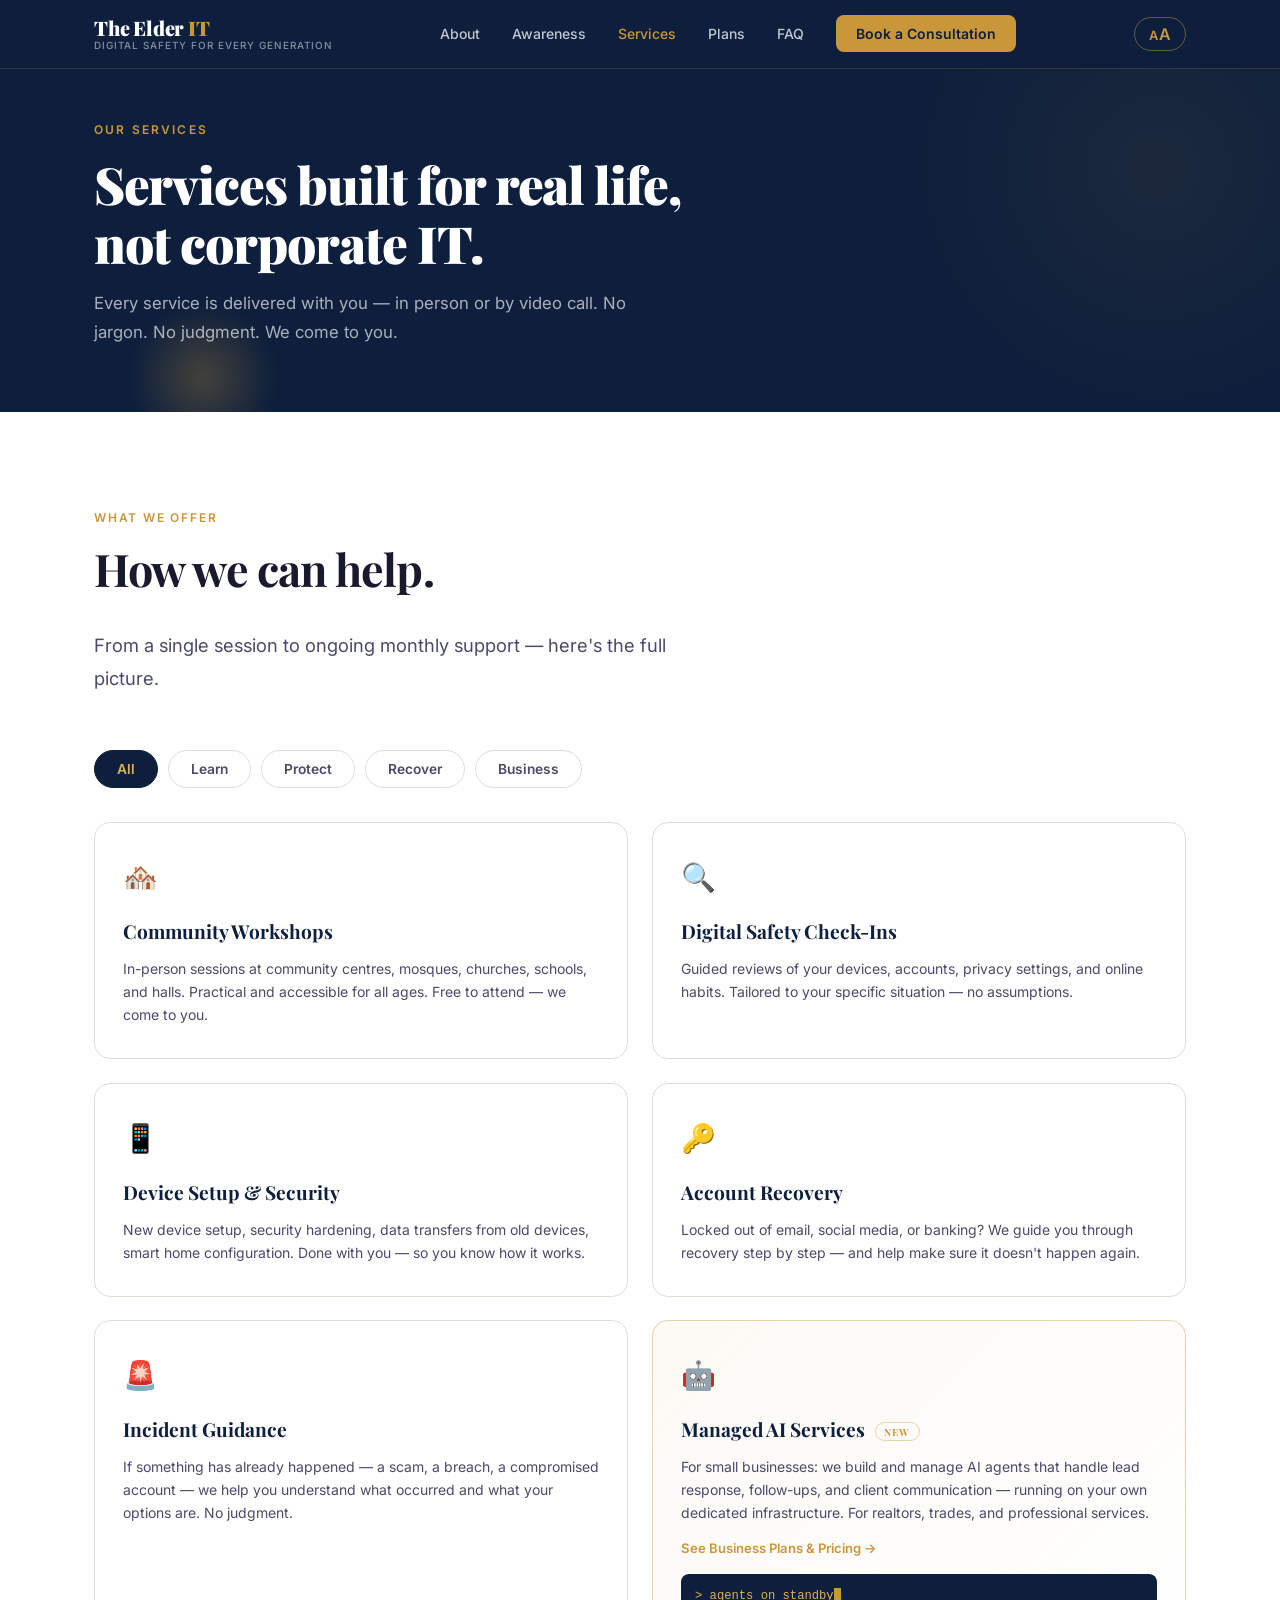
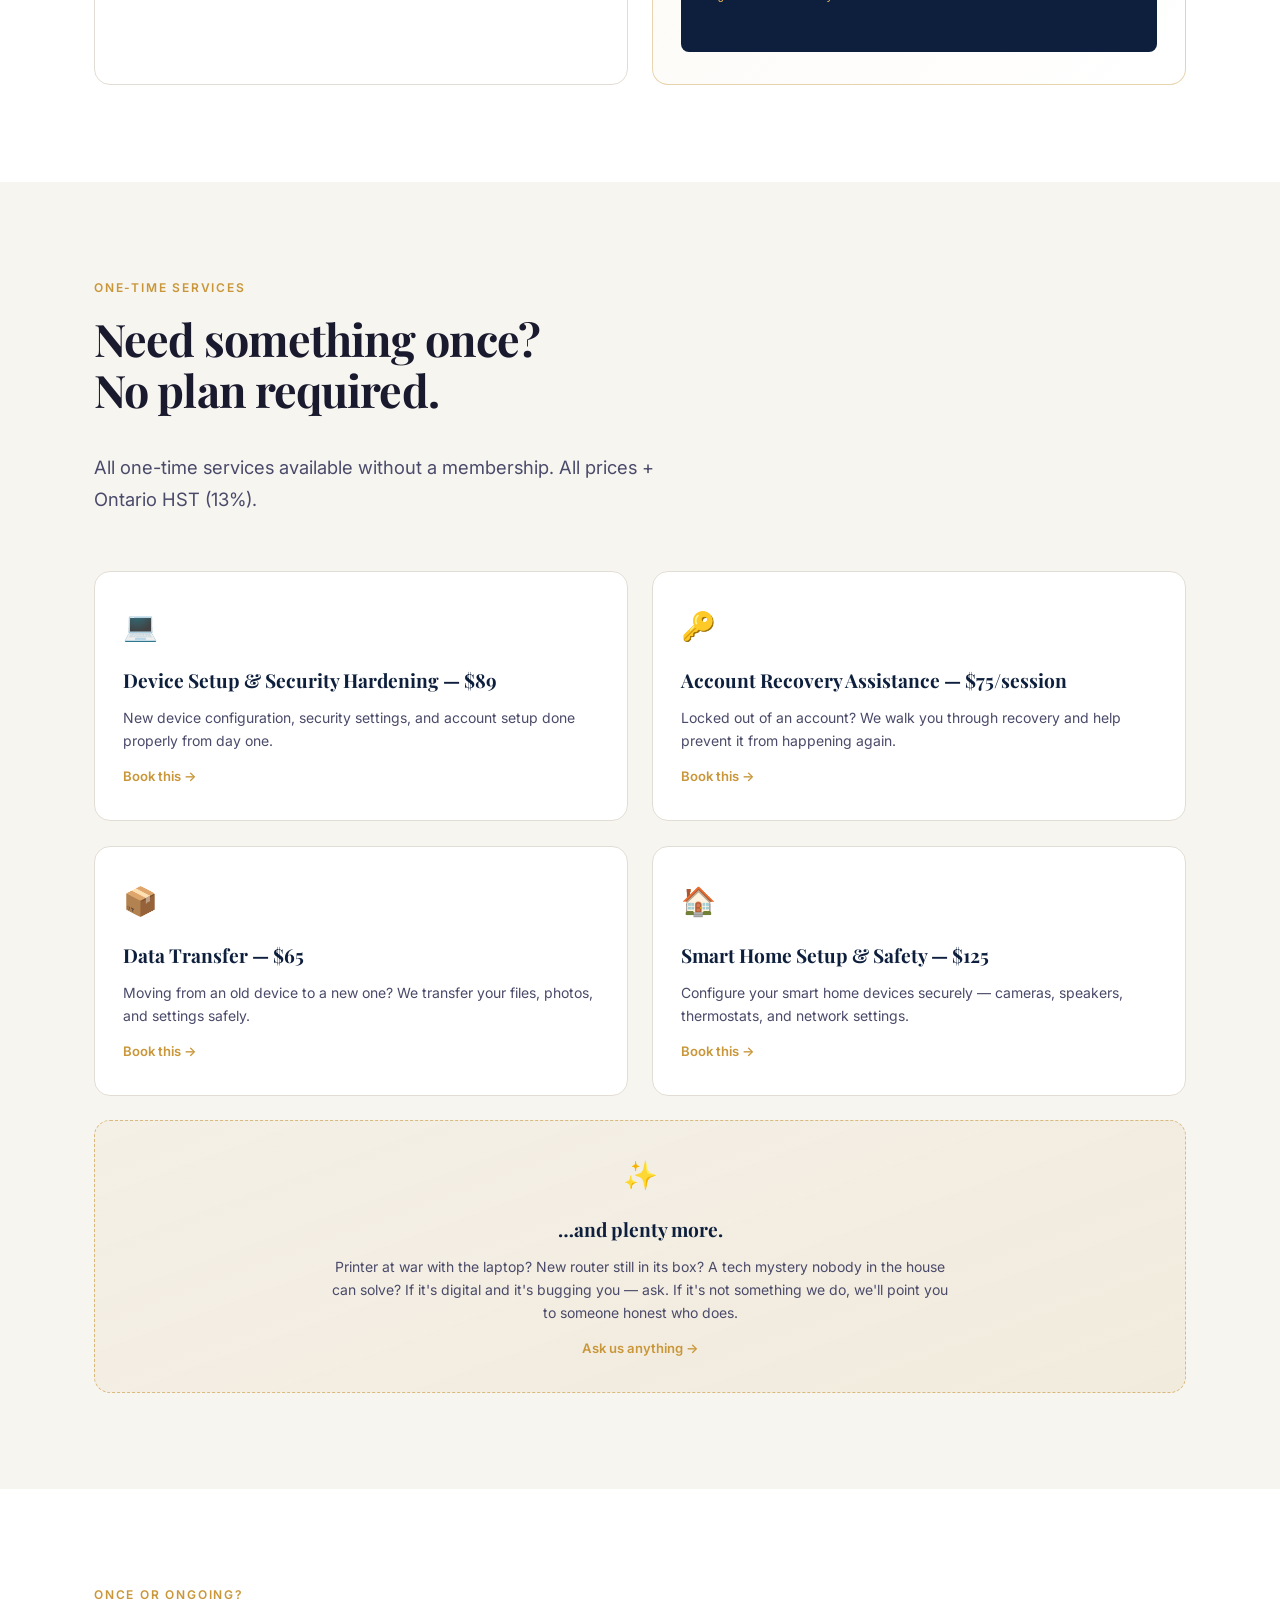
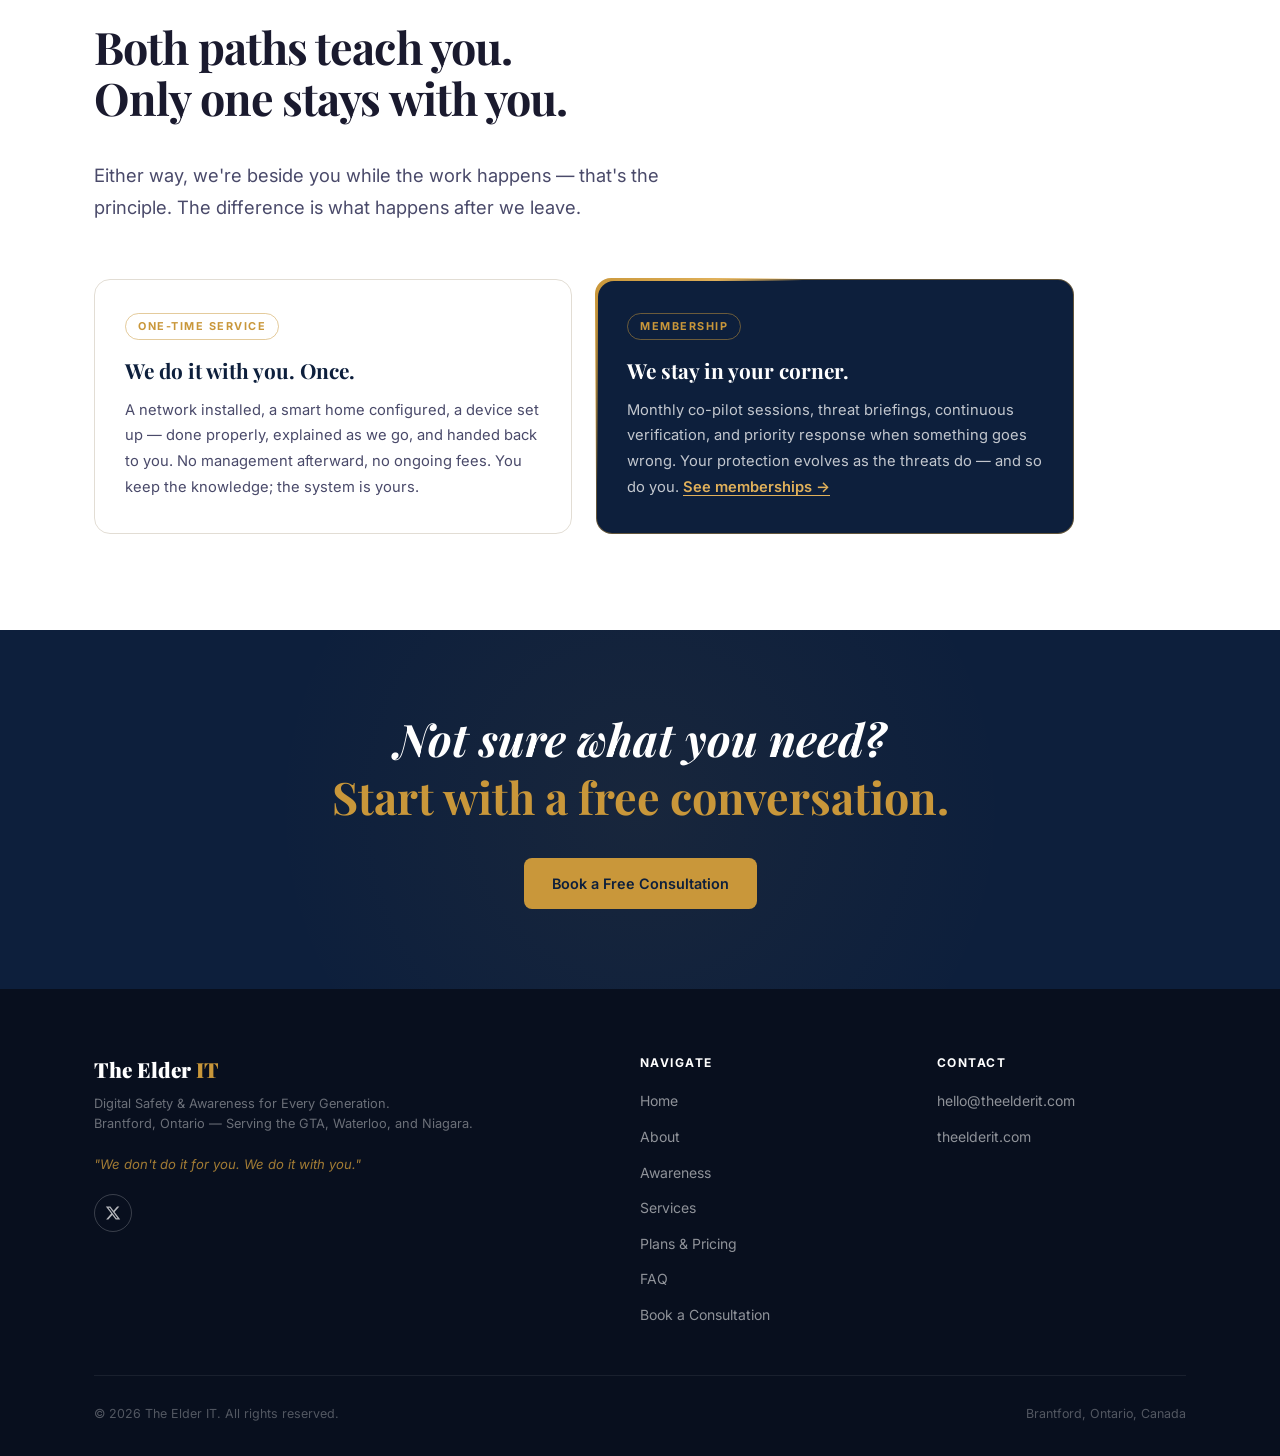
<file: services.html>
<!DOCTYPE html>
<html lang="en">
<head>
  <meta charset="UTF-8" />
  <meta name="viewport" content="width=device-width, initial-scale=1.0" />
  <meta name="description" content="Our Services — Digital Safety Education & Support | The Elder IT" />
  <meta name="theme-color" content="#0D1F3C" />
  <title>Our Services — Digital Safety Education & Support — The Elder IT</title>
  <link rel="icon" type="image/svg+xml" href="data:image/svg+xml,<svg xmlns='http://www.w3.org/2000/svg' viewBox='0 0 32 32'><rect width='32' height='32' fill='%230D1F3C' rx='6'/><text x='16' y='22' text-anchor='middle' font-size='16' fill='%23C9973A' font-family='serif' font-weight='bold'>E</text></svg>" />
  <style>
/* ============================================
   THE ELDER IT — Main Stylesheet
   Colors: Navy #0D1F3C | Gold #C9973A | White
   ============================================ */

@import url('https://fonts.googleapis.com/css2?family=Playfair+Display:wght@700;900&family=Inter:wght@300;400;500;600&display=swap');

:root {
  --navy: #0D1F3C;
  --navy-light: #152e58;
  --gold: #C9973A;
  --gold-light: #e0b05a;
  --white: #ffffff;
  --off-white: #F7F5F0;
  --text-dark: #1a1a2e;
  --text-mid: #4a4a6a;
  --text-light: #8888aa;
  --border: #e2ddd4;
  --shadow: rgba(13, 31, 60, 0.12);
  --radius: 8px;
  --radius-lg: 16px;
}

*, *::before, *::after {
  box-sizing: border-box;
  margin: 0;
  padding: 0;
}

html {
  scroll-behavior: smooth;
}

body {
  font-family: 'Inter', sans-serif;
  font-weight: 400;
  color: var(--text-dark);
  background: var(--white);
  line-height: 1.6;
  -webkit-font-smoothing: antialiased;
}

/* ── TYPOGRAPHY ── */
h1, h2, h3 {
  font-family: 'Playfair Display', serif;
  line-height: 1.15;
  letter-spacing: -0.02em;
}

h1 { font-size: clamp(2.4rem, 5vw, 4rem); font-weight: 900; }
h2 { font-size: clamp(1.8rem, 3.5vw, 2.8rem); font-weight: 700; }
h3 { font-size: clamp(1.2rem, 2vw, 1.5rem); font-weight: 700; }

p { line-height: 1.75; color: var(--text-mid); }

a { color: inherit; text-decoration: none; }

/* ── LAYOUT ── */
.container {
  max-width: 1140px;
  margin: 0 auto;
  padding: 0 24px;
}

.section {
  padding: 96px 0;
}

.section--alt {
  background: var(--off-white);
}

.section--dark {
  background: var(--navy);
  color: var(--white);
}

.section__eyebrow {
  font-family: 'Inter', sans-serif;
  font-size: 0.75rem;
  font-weight: 600;
  letter-spacing: 0.15em;
  text-transform: uppercase;
  color: var(--gold);
  margin-bottom: 16px;
  display: block;
}

.section__heading {
  margin-bottom: 16px;
}

.section__subheading {
  font-size: 1.15rem;
  color: var(--text-mid);
  max-width: 600px;
  margin-bottom: 56px;
}

.section--dark .section__subheading {
  color: rgba(255,255,255,0.7);
}

.section--dark h2 {
  color: var(--white);
}

/* ── NAV ── */
.nav {
  position: fixed;
  top: 0;
  left: 0;
  right: 0;
  z-index: 100;
  background: var(--navy);
  border-bottom: 1px solid rgba(201, 151, 58, 0.2);
  transition: box-shadow 0.3s;
}

.nav.scrolled {
  box-shadow: 0 4px 24px rgba(13,31,60,0.35);
}

.nav__inner {
  display: flex;
  align-items: center;
  justify-content: space-between;
  height: 68px;
  padding: 0 24px;
  max-width: 1140px;
  margin: 0 auto;
}

.nav__logo {
  display: flex;
  flex-direction: column;
  line-height: 1;
}

.nav__logo-name {
  font-family: 'Playfair Display', serif;
  font-size: 1.25rem;
  font-weight: 900;
  color: var(--white);
  letter-spacing: -0.01em;
}

.nav__logo-name span {
  color: var(--gold);
}

.nav__logo-tagline {
  font-size: 0.62rem;
  font-weight: 500;
  letter-spacing: 0.1em;
  text-transform: uppercase;
  color: rgba(255,255,255,0.5);
  margin-top: 3px;
}

.nav__links {
  display: flex;
  align-items: center;
  gap: 32px;
  list-style: none;
}

.nav__links a {
  font-size: 0.875rem;
  font-weight: 500;
  color: rgba(255,255,255,0.75);
  transition: color 0.2s;
}

.nav__links a:hover {
  color: var(--gold);
}

.nav__cta {
  background: var(--gold);
  color: var(--navy) !important;
  padding: 10px 20px;
  border-radius: var(--radius);
  font-weight: 600 !important;
  transition: background 0.2s !important;
}

.nav__cta:hover {
  background: var(--gold-light) !important;
  color: var(--navy) !important;
}

.nav__hamburger {
  display: none;
  flex-direction: column;
  gap: 5px;
  cursor: pointer;
  background: none;
  border: none;
  padding: 4px;
}

.nav__hamburger span {
  display: block;
  width: 24px;
  height: 2px;
  background: var(--white);
  border-radius: 2px;
  transition: all 0.3s;
}

/* ── HERO ── */
.hero {
  background: var(--navy);
  min-height: 100vh;
  display: flex;
  align-items: center;
  padding-top: 68px;
  position: relative;
  overflow: hidden;
}

.hero::before {
  content: '';
  position: absolute;
  top: -20%;
  right: -10%;
  width: 600px;
  height: 600px;
  background: radial-gradient(circle, rgba(201,151,58,0.08) 0%, transparent 70%);
  pointer-events: none;
}

.hero::after {
  content: '';
  position: absolute;
  bottom: -10%;
  left: -5%;
  width: 400px;
  height: 400px;
  background: radial-gradient(circle, rgba(201,151,58,0.05) 0%, transparent 70%);
  pointer-events: none;
}

.hero__inner {
  display: grid;
  grid-template-columns: 1fr 1fr;
  gap: 80px;
  align-items: center;
  padding: 80px 24px;
  max-width: 1140px;
  margin: 0 auto;
  width: 100%;
}

.hero__scroll-line {
  display: block;
  width: 1px;
  height: 48px;
  background: linear-gradient(to bottom, var(--gold), transparent);
  margin-bottom: 24px;
}

.hero__eyebrow {
  font-size: 0.75rem;
  font-weight: 600;
  letter-spacing: 0.18em;
  text-transform: uppercase;
  color: var(--gold);
  margin-bottom: 20px;
  display: block;
}

.hero__heading {
  color: var(--white);
  margin-bottom: 24px;
}

.hero__heading em {
  font-style: normal;
  color: var(--gold);
}

.hero__body {
  font-size: 1.1rem;
  color: rgba(255,255,255,0.65);
  margin-bottom: 40px;
  max-width: 480px;
}

.hero__actions {
  display: flex;
  gap: 16px;
  flex-wrap: wrap;
}

.hero__stats {
  display: grid;
  grid-template-columns: 1fr 1fr;
  gap: 20px;
}

.hero__stat {
  background: rgba(255,255,255,0.04);
  border: 1px solid rgba(201,151,58,0.2);
  border-radius: var(--radius-lg);
  padding: 28px 24px;
  position: relative;
  overflow: hidden;
}

.hero__stat::before {
  content: '';
  position: absolute;
  top: 0;
  left: 0;
  right: 0;
  height: 2px;
  background: linear-gradient(to right, var(--gold), transparent);
}

.hero__stat-number {
  font-family: 'Playfair Display', serif;
  font-size: 2.2rem;
  font-weight: 900;
  color: var(--gold);
  line-height: 1;
  margin-bottom: 8px;
}

.hero__stat-label {
  font-size: 0.8rem;
  color: rgba(255,255,255,0.55);
  line-height: 1.4;
}

.hero__stat-source {
  font-size: 0.65rem;
  color: rgba(255,255,255,0.3);
  margin-top: 6px;
  font-style: italic;
}

/* ── BUTTONS ── */
.btn {
  display: inline-flex;
  align-items: center;
  gap: 8px;
  padding: 14px 28px;
  border-radius: var(--radius);
  font-family: 'Inter', sans-serif;
  font-size: 0.9rem;
  font-weight: 600;
  cursor: pointer;
  transition: all 0.2s;
  border: none;
  text-decoration: none;
}

.btn--primary {
  background: var(--gold);
  color: var(--navy);
}

.btn--primary:hover {
  background: var(--gold-light);
  transform: translateY(-1px);
  box-shadow: 0 8px 24px rgba(201,151,58,0.3);
}

.btn--outline {
  background: transparent;
  color: var(--white);
  border: 1px solid rgba(255,255,255,0.3);
}

.btn--outline:hover {
  border-color: var(--gold);
  color: var(--gold);
}

.btn--navy {
  background: var(--navy);
  color: var(--white);
}

.btn--navy:hover {
  background: var(--navy-light);
  transform: translateY(-1px);
}

/* ── AUDIENCE CARDS ── */
.audience-grid {
  display: grid;
  grid-template-columns: repeat(3, 1fr);
  gap: 24px;
}

.audience-card {
  background: var(--white);
  border: 1px solid var(--border);
  border-radius: var(--radius-lg);
  padding: 36px 28px;
  transition: all 0.25s;
  position: relative;
  overflow: hidden;
}

.audience-card::after {
  content: '';
  position: absolute;
  bottom: 0;
  left: 0;
  right: 0;
  height: 3px;
  background: var(--gold);
  transform: scaleX(0);
  transition: transform 0.25s;
  transform-origin: left;
}

.audience-card:hover {
  border-color: var(--gold);
  box-shadow: 0 12px 40px var(--shadow);
  transform: translateY(-4px);
}

.audience-card:hover::after {
  transform: scaleX(1);
}

.audience-card__icon {
  font-size: 2rem;
  margin-bottom: 16px;
  display: block;
}

.audience-card__title {
  font-family: 'Playfair Display', serif;
  font-size: 1.25rem;
  font-weight: 700;
  color: var(--navy);
  margin-bottom: 12px;
}

.audience-card__body {
  font-size: 0.9rem;
  color: var(--text-mid);
  line-height: 1.65;
}

.audience-card__tags {
  display: flex;
  flex-wrap: wrap;
  gap: 6px;
  margin-top: 16px;
}

.tag {
  font-size: 0.7rem;
  font-weight: 500;
  padding: 4px 10px;
  background: var(--off-white);
  border-radius: 100px;
  color: var(--text-mid);
}

/* ── THREAT SECTION ── */
.threat-grid {
  display: grid;
  grid-template-columns: repeat(3, 1fr);
  gap: 20px;
}

.threat-card {
  background: rgba(255,255,255,0.04);
  border: 1px solid rgba(255,255,255,0.08);
  border-radius: var(--radius-lg);
  padding: 28px 24px;
  transition: border-color 0.2s;
}

.threat-card:hover {
  border-color: rgba(201,151,58,0.4);
}

.threat-card__icon {
  font-size: 1.5rem;
  margin-bottom: 14px;
  display: block;
}

.threat-card__title {
  font-size: 1rem;
  font-weight: 600;
  color: var(--white);
  margin-bottom: 8px;
}

.threat-card__body {
  font-size: 0.85rem;
  color: rgba(255,255,255,0.55);
  line-height: 1.6;
}

.threat-tabs {
  display: flex;
  gap: 8px;
  margin-bottom: 40px;
}

.threat-tab {
  padding: 10px 24px;
  border-radius: 100px;
  font-size: 0.875rem;
  font-weight: 600;
  cursor: pointer;
  border: 1px solid rgba(255,255,255,0.2);
  background: transparent;
  color: rgba(255,255,255,0.6);
  transition: all 0.2s;
  font-family: 'Inter', sans-serif;
}

.threat-tab.active,
.threat-tab:hover {
  background: var(--gold);
  border-color: var(--gold);
  color: var(--navy);
}

.threat-panel { display: none; }
.threat-panel.active { display: grid; grid-template-columns: repeat(3, 1fr); gap: 20px; }

/* ── WARNING SIGNS ── */
.warning-list {
  display: flex;
  flex-direction: column;
  gap: 0;
  border: 1px solid var(--border);
  border-radius: var(--radius-lg);
  overflow: hidden;
  background: var(--white);
}

.warning-item {
  display: grid;
  grid-template-columns: 60px 1fr;
  align-items: center;
  gap: 24px;
  padding: 24px 28px;
  border-bottom: 1px solid var(--border);
  transition: background 0.2s;
}

.warning-item:last-child { border-bottom: none; }

.warning-item:hover {
  background: rgba(201,151,58,0.06);
}

.warning-item__number {
  font-family: 'Playfair Display', serif;
  font-size: 2rem;
  font-weight: 900;
  color: var(--gold);
  opacity: 0.6;
  line-height: 1;
}

.warning-item__title {
  font-size: 1rem;
  font-weight: 700;
  color: var(--navy);
  margin-bottom: 4px;
}

.warning-item__body {
  font-size: 0.875rem;
  color: var(--text-mid);
  line-height: 1.6;
}

/* ── SERVICES ── */
.services-grid {
  display: grid;
  grid-template-columns: repeat(2, 1fr);
  gap: 24px;
}

.service-card {
  background: var(--white);
  border: 1px solid var(--border);
  border-radius: var(--radius-lg);
  padding: 32px 28px;
  transition: all 0.25s;
}

.service-card:hover {
  box-shadow: 0 12px 40px var(--shadow);
  border-color: rgba(201,151,58,0.4);
}

.service-card__icon {
  font-size: 1.75rem;
  margin-bottom: 16px;
  display: block;
}

.service-card__title {
  font-family: 'Playfair Display', serif;
  font-size: 1.2rem;
  font-weight: 700;
  color: var(--navy);
  margin-bottom: 10px;
}

.service-card__body {
  font-size: 0.875rem;
  color: var(--text-mid);
  line-height: 1.65;
}

/* ── PLANS ── */
.plans-grid {
  display: grid;
  grid-template-columns: repeat(4, 1fr);
  gap: 20px;
  align-items: start;
}

.plan-card {
  background: var(--white);
  border: 1px solid var(--border);
  border-radius: var(--radius-lg);
  padding: 32px 24px;
  position: relative;
  transition: all 0.25s;
}

.plan-card:hover {
  box-shadow: 0 16px 48px var(--shadow);
  transform: translateY(-4px);
}

.plan-card--featured {
  border: 2px solid var(--gold);
  background: var(--navy);
  color: var(--white);
}

.plan-card--featured .plan-card__price,
.plan-card--featured .plan-card__name {
  color: var(--white);
}

.plan-card--featured .plan-card__feature {
  color: rgba(255,255,255,0.75);
  border-color: rgba(255,255,255,0.1);
}

.plan-card--featured .plan-card__feature::before {
  color: var(--gold);
}

.plan-badge {
  position: absolute;
  top: -12px;
  left: 50%;
  transform: translateX(-50%);
  background: var(--gold);
  color: var(--navy);
  font-size: 0.7rem;
  font-weight: 700;
  letter-spacing: 0.1em;
  text-transform: uppercase;
  padding: 4px 14px;
  border-radius: 100px;
  white-space: nowrap;
}

.plan-card__name {
  font-family: 'Playfair Display', serif;
  font-size: 1.15rem;
  font-weight: 700;
  color: var(--navy);
  margin-bottom: 8px;
}

.plan-card__price {
  font-family: 'Playfair Display', serif;
  font-size: 2.2rem;
  font-weight: 900;
  color: var(--navy);
  line-height: 1;
  margin-bottom: 4px;
}

.plan-card__price span {
  font-size: 1rem;
  font-weight: 400;
  font-family: 'Inter', sans-serif;
  color: var(--text-light);
}

.plan-card__hst {
  font-size: 0.72rem;
  color: var(--text-light);
  margin-bottom: 20px;
}

.plan-card--featured .plan-card__hst {
  color: rgba(255,255,255,0.4);
}

.plan-card__divider {
  height: 1px;
  background: var(--border);
  margin: 16px 0;
}

.plan-card--featured .plan-card__divider {
  background: rgba(255,255,255,0.1);
}

.plan-card__features {
  list-style: none;
  display: flex;
  flex-direction: column;
  gap: 10px;
  margin-bottom: 24px;
}

.plan-card__feature {
  font-size: 0.82rem;
  color: var(--text-mid);
  padding-left: 20px;
  position: relative;
  border-bottom: 1px solid var(--border);
  padding-bottom: 10px;
  line-height: 1.4;
}

.plan-card__feature:last-child {
  border-bottom: none;
  padding-bottom: 0;
}

.plan-card__feature::before {
  content: '✓';
  position: absolute;
  left: 0;
  color: var(--gold);
  font-weight: 700;
  font-size: 0.75rem;
}

.plan-card .btn {
  width: 100%;
  justify-content: center;
}

/* ── FAQ ── */
.faq-list {
  max-width: 760px;
  margin: 0 auto;
}

.faq-item {
  border-bottom: 1px solid var(--border);
}

.faq-question {
  width: 100%;
  background: none;
  border: none;
  text-align: left;
  padding: 24px 0;
  font-family: 'Inter', sans-serif;
  font-size: 1rem;
  font-weight: 600;
  color: var(--navy);
  cursor: pointer;
  display: flex;
  justify-content: space-between;
  align-items: center;
  gap: 16px;
  transition: color 0.2s;
}

.faq-question:hover {
  color: var(--gold);
}

.faq-question svg {
  flex-shrink: 0;
  transition: transform 0.25s;
  color: var(--gold);
}

.faq-item.open .faq-question svg {
  transform: rotate(45deg);
}

.faq-answer {
  max-height: 0;
  overflow: hidden;
  transition: max-height 0.35s ease, padding 0.2s;
}

.faq-item.open .faq-answer {
  max-height: 400px;
  padding-bottom: 24px;
}

.faq-answer p {
  font-size: 0.95rem;
  color: var(--text-mid);
  line-height: 1.75;
}

/* ── CONTACT / BOOKING ── */
.contact-grid {
  display: grid;
  grid-template-columns: 1fr 1.5fr;
  gap: 64px;
  align-items: start;
}

.contact-info__item {
  display: flex;
  align-items: flex-start;
  gap: 16px;
  margin-bottom: 28px;
}

.contact-info__icon {
  width: 44px;
  height: 44px;
  background: rgba(201,151,58,0.1);
  border-radius: var(--radius);
  display: flex;
  align-items: center;
  justify-content: center;
  font-size: 1.1rem;
  flex-shrink: 0;
  color: var(--gold);
}

.contact-info__label {
  font-size: 0.75rem;
  font-weight: 600;
  text-transform: uppercase;
  letter-spacing: 0.1em;
  color: var(--gold);
  margin-bottom: 4px;
}

.contact-info__value {
  font-size: 0.95rem;
  color: var(--text-mid);
}

.contact-info__value a {
  color: var(--navy);
  font-weight: 500;
  transition: color 0.2s;
}

.contact-info__value a:hover {
  color: var(--gold);
}

.booking-form {
  background: var(--white);
  border: 1px solid var(--border);
  border-radius: var(--radius-lg);
  padding: 40px;
}

.form-group {
  margin-bottom: 20px;
}

.form-label {
  display: block;
  font-size: 0.82rem;
  font-weight: 600;
  color: var(--navy);
  margin-bottom: 8px;
  letter-spacing: 0.02em;
}

.form-input,
.form-select,
.form-textarea {
  width: 100%;
  padding: 12px 16px;
  border: 1px solid var(--border);
  border-radius: var(--radius);
  font-family: 'Inter', sans-serif;
  font-size: 0.9rem;
  color: var(--text-dark);
  background: var(--white);
  transition: border-color 0.2s, box-shadow 0.2s;
  appearance: none;
}

.form-input:focus,
.form-select:focus,
.form-textarea:focus {
  outline: none;
  border-color: var(--gold);
  box-shadow: 0 0 0 3px rgba(201,151,58,0.12);
}

.form-input::placeholder,
.form-textarea::placeholder {
  color: var(--text-light);
}

.form-textarea {
  resize: vertical;
  min-height: 100px;
}

.form-row {
  display: grid;
  grid-template-columns: 1fr 1fr;
  gap: 16px;
}

.form-note {
  font-size: 0.78rem;
  color: var(--text-light);
  margin-top: 12px;
  text-align: center;
}

.form-success {
  display: none;
  text-align: center;
  padding: 32px;
}

.form-success__icon {
  font-size: 2.5rem;
  margin-bottom: 12px;
}

.form-success__title {
  font-family: 'Playfair Display', serif;
  font-size: 1.4rem;
  color: var(--navy);
  margin-bottom: 8px;
}

.form-success__body {
  font-size: 0.9rem;
  color: var(--text-mid);
}

/* ── MISSION BANNER ── */
.mission-banner {
  background: var(--navy);
  padding: 80px 0;
  text-align: center;
  position: relative;
  overflow: hidden;
}

.mission-banner::before {
  content: '';
  position: absolute;
  top: 50%;
  left: 50%;
  transform: translate(-50%, -50%);
  width: 800px;
  height: 800px;
  background: radial-gradient(circle, rgba(201,151,58,0.06) 0%, transparent 65%);
  pointer-events: none;
}

.mission-banner__quote {
  font-family: 'Playfair Display', serif;
  font-size: clamp(1.6rem, 3.5vw, 2.8rem);
  font-weight: 700;
  font-style: italic;
  color: var(--white);
  max-width: 800px;
  margin: 0 auto 24px;
  line-height: 1.3;
}

.mission-banner__quote em {
  color: var(--gold);
  font-style: normal;
}

.mission-banner__attr {
  font-size: 0.8rem;
  font-weight: 500;
  letter-spacing: 0.12em;
  text-transform: uppercase;
  color: rgba(255,255,255,0.4);
}

/* ── FOOTER ── */
.footer {
  background: #080f1e;
  color: rgba(255,255,255,0.6);
  padding: 64px 0 32px;
}

.footer__grid {
  display: grid;
  grid-template-columns: 2fr 1fr 1fr;
  gap: 48px;
  margin-bottom: 48px;
}

.footer__logo-name {
  font-family: 'Playfair Display', serif;
  font-size: 1.3rem;
  font-weight: 900;
  color: var(--white);
  margin-bottom: 8px;
}

.footer__logo-name span {
  color: var(--gold);
}

.footer__tagline {
  font-size: 0.8rem;
  color: rgba(255,255,255,0.4);
  margin-bottom: 20px;
  line-height: 1.5;
}

.footer__differentiator {
  font-size: 0.82rem;
  font-style: italic;
  color: var(--gold);
  opacity: 0.8;
}

.footer__heading {
  font-size: 0.75rem;
  font-weight: 700;
  letter-spacing: 0.12em;
  text-transform: uppercase;
  color: var(--white);
  margin-bottom: 16px;
}

.footer__links {
  list-style: none;
  display: flex;
  flex-direction: column;
  gap: 10px;
}

.footer__links a {
  font-size: 0.875rem;
  color: rgba(255,255,255,0.55);
  transition: color 0.2s;
}

.footer__links a:hover {
  color: var(--gold);
}

.footer__divider {
  height: 1px;
  background: rgba(255,255,255,0.07);
  margin-bottom: 28px;
}

.footer__bottom {
  display: flex;
  justify-content: space-between;
  align-items: center;
  font-size: 0.78rem;
  color: rgba(255,255,255,0.3);
}

/* ── PROTECTION PLAN ── */
.protection-steps {
  display: grid;
  grid-template-columns: repeat(3, 1fr);
  gap: 32px;
}

.protection-step {
  text-align: center;
  padding: 40px 28px;
  background: var(--off-white);
  border-radius: var(--radius-lg);
  position: relative;
}

.protection-step__number {
  width: 52px;
  height: 52px;
  background: var(--navy);
  color: var(--gold);
  font-family: 'Playfair Display', serif;
  font-size: 1.4rem;
  font-weight: 900;
  border-radius: 50%;
  display: flex;
  align-items: center;
  justify-content: center;
  margin: 0 auto 20px;
}

.protection-step__title {
  font-family: 'Playfair Display', serif;
  font-size: 1.2rem;
  font-weight: 700;
  color: var(--navy);
  margin-bottom: 12px;
}

.protection-step__items {
  list-style: none;
  display: flex;
  flex-direction: column;
  gap: 8px;
  text-align: left;
}

.protection-step__item {
  font-size: 0.85rem;
  color: var(--text-mid);
  padding-left: 16px;
  position: relative;
  line-height: 1.5;
}

.protection-step__item::before {
  content: '→';
  position: absolute;
  left: 0;
  color: var(--gold);
  font-size: 0.75rem;
}

/* ── ABOUT SECTION ── */
.about-grid {
  display: grid;
  grid-template-columns: 1fr 1fr;
  gap: 80px;
  align-items: center;
}

.about-principle {
  background: var(--navy);
  border-radius: var(--radius-lg);
  padding: 40px;
  margin-top: 32px;
}

.about-principle__text {
  font-family: 'Playfair Display', serif;
  font-size: 1.3rem;
  font-style: italic;
  color: var(--white);
  line-height: 1.5;
  margin-bottom: 12px;
}

.about-principle__attr {
  font-size: 0.75rem;
  color: var(--gold);
  font-weight: 600;
  letter-spacing: 0.08em;
  text-transform: uppercase;
}

.about-values {
  display: flex;
  flex-direction: column;
  gap: 24px;
}

.about-value {
  display: flex;
  gap: 20px;
  align-items: flex-start;
}

.about-value__icon {
  width: 48px;
  height: 48px;
  background: rgba(201,151,58,0.1);
  border-radius: var(--radius);
  display: flex;
  align-items: center;
  justify-content: center;
  font-size: 1.2rem;
  flex-shrink: 0;
}

.about-value__title {
  font-weight: 700;
  color: var(--navy);
  margin-bottom: 4px;
  font-size: 1rem;
}

.about-value__body {
  font-size: 0.875rem;
  color: var(--text-mid);
  line-height: 1.65;
}

/* ── REGION PILLS ── */
.region-pills {
  display: flex;
  flex-wrap: wrap;
  gap: 10px;
  margin-top: 20px;
}

.region-pill {
  display: inline-flex;
  align-items: center;
  gap: 6px;
  background: rgba(201,151,58,0.1);
  border: 1px solid rgba(201,151,58,0.25);
  color: var(--navy);
  font-size: 0.82rem;
  font-weight: 500;
  padding: 8px 16px;
  border-radius: 100px;
}

.region-pill::before {
  content: '📍';
  font-size: 0.75rem;
}

/* ── SCROLL ANIMATIONS ── */
.fade-up {
  opacity: 0;
  transform: translateY(24px);
  transition: opacity 0.6s ease, transform 0.6s ease;
}

.fade-up.visible {
  opacity: 1;
  transform: translateY(0);
}

/* ── MOBILE ── */
@media (max-width: 1024px) {
  .plans-grid {
    grid-template-columns: repeat(2, 1fr);
  }
}

@media (max-width: 900px) {
  .hero__inner {
    grid-template-columns: 1fr;
    gap: 48px;
    padding: 60px 24px;
  }

  .hero__stats {
    grid-template-columns: repeat(2, 1fr);
  }

  .audience-grid {
    grid-template-columns: 1fr 1fr;
  }

  .threat-grid,
  .threat-panel.active {
    grid-template-columns: 1fr 1fr;
  }

  .services-grid {
    grid-template-columns: 1fr;
  }

  .contact-grid {
    grid-template-columns: 1fr;
  }

  .about-grid {
    grid-template-columns: 1fr;
    gap: 40px;
  }

  .protection-steps {
    grid-template-columns: 1fr;
  }

  .footer__grid {
    grid-template-columns: 1fr 1fr;
  }
}

@media (max-width: 640px) {
  .section { padding: 64px 0; }

  .nav__links { display: none; }
  .nav__hamburger { display: flex; }

  .nav__links.mobile-open {
    display: flex;
    flex-direction: column;
    position: fixed;
    top: 68px;
    left: 0;
    right: 0;
    background: var(--navy);
    padding: 24px;
    gap: 20px;
    border-top: 1px solid rgba(201,151,58,0.2);
    z-index: 99;
  }

  .hero__stats {
    grid-template-columns: 1fr 1fr;
  }

  .audience-grid {
    grid-template-columns: 1fr;
  }

  .threat-grid,
  .threat-panel.active {
    grid-template-columns: 1fr;
  }

  .plans-grid {
    grid-template-columns: 1fr;
  }

  .form-row {
    grid-template-columns: 1fr;
  }

  .footer__grid {
    grid-template-columns: 1fr;
  }

  .footer__bottom {
    flex-direction: column;
    gap: 8px;
    text-align: center;
  }

  .booking-form {
    padding: 24px;
  }

  .warning-item {
    grid-template-columns: 40px 1fr;
    gap: 16px;
    padding: 20px;
  }
}

@media (prefers-reduced-motion: reduce) {
  .fade-up { transition: none; opacity: 1; transform: none; }
  * { transition-duration: 0.01ms !important; }
}


/* ── HOMEPAGE SECTION CARDS ── */
.home-sections {
  display: grid;
  grid-template-columns: repeat(3, 1fr);
  gap: 24px;
  margin-top: 56px;
}

.home-card {
  background: var(--white);
  border: 1px solid var(--border);
  border-radius: var(--radius-lg);
  padding: 36px 28px;
  text-decoration: none;
  display: block;
  transition: all 0.25s;
  position: relative;
  overflow: hidden;
}

.home-card::after {
  content: '';
  position: absolute;
  bottom: 0;
  left: 0;
  right: 0;
  height: 3px;
  background: var(--gold);
  transform: scaleX(0);
  transition: transform 0.25s;
  transform-origin: left;
}

.home-card:hover {
  border-color: var(--gold);
  box-shadow: 0 12px 40px var(--shadow);
  transform: translateY(-4px);
}

.home-card:hover::after {
  transform: scaleX(1);
}

.home-card__icon {
  font-size: 2rem;
  margin-bottom: 16px;
  display: block;
}

.home-card__title {
  font-family: 'Playfair Display', serif;
  font-size: 1.25rem;
  font-weight: 700;
  color: var(--navy);
  margin-bottom: 10px;
}

.home-card__body {
  font-size: 0.875rem;
  color: var(--text-mid);
  line-height: 1.65;
  margin-bottom: 20px;
}

.home-card__arrow {
  font-size: 0.82rem;
  font-weight: 600;
  color: var(--gold);
  letter-spacing: 0.05em;
}

/* ── PAGE HEADER ── */
.page-header {
  background: var(--navy);
  padding: 120px 0 64px;
  position: relative;
  overflow: hidden;
}

.page-header::before {
  content: '';
  position: absolute;
  top: -20%;
  right: -10%;
  width: 500px;
  height: 500px;
  background: radial-gradient(circle, rgba(201,151,58,0.08) 0%, transparent 70%);
  pointer-events: none;
}

.page-header__eyebrow {
  font-size: 0.75rem;
  font-weight: 600;
  letter-spacing: 0.18em;
  text-transform: uppercase;
  color: var(--gold);
  margin-bottom: 16px;
  display: block;
}

.page-header__title {
  font-family: 'Playfair Display', serif;
  font-size: clamp(2rem, 4vw, 3.2rem);
  font-weight: 900;
  color: var(--white);
  line-height: 1.15;
  margin-bottom: 16px;
}

.page-header__body {
  font-size: 1.05rem;
  color: rgba(255,255,255,0.65);
  max-width: 560px;
}

/* ── ACTIVE NAV ── */
.nav__links a.active {
  color: var(--gold);
}

@media (max-width: 900px) {
  .home-sections {
    grid-template-columns: repeat(2, 1fr);
  }
}

@media (max-width: 640px) {
  .home-sections {
    grid-template-columns: 1fr;
  }
}
</style>
  <link rel="stylesheet" href="assets/elder.css" />
</head>
<body>
<nav class="nav" role="navigation" aria-label="Main navigation">
  <div class="nav__inner">
    <a href="index.html" class="nav__logo" aria-label="The Elder IT — Home">
      <span class="nav__logo-name">The Elder <span>IT</span></span>
      <span class="nav__logo-tagline">Digital Safety for Every Generation</span>
    </a>
    <ul class="nav__links">
      <li><a href="about.html">About</a></li>
      <li><a href="awareness.html">Awareness</a></li>
      <li><a href="services.html" class="active">Services</a></li>
      <li><a href="plans.html">Plans</a></li>
      <li><a href="faq.html">FAQ</a></li>
      <li><a href="contact.html" class="nav__cta">Book a Consultation</a></li>
    </ul>
    <button class="nav__hamburger" aria-label="Open menu" aria-expanded="false">
      <span></span><span></span><span></span>
    </button>
  </div>
</nav>

<div class="page-header">
  <div class="container">
    <span class="page-header__eyebrow">Our Services</span>
    <h1 class="page-header__title">Services built for real life,<br />not corporate IT.</h1>
    <p class="page-header__body">Every service is delivered with you — in person or by video call. No jargon. No judgment. We come to you.</p>
  </div>
</div>

<section class="section">
  <div class="container">
    <span class="section__eyebrow">What We Offer</span>
    <h2 class="section__heading">How we can help.</h2>
    <p class="section__subheading">From a single session to ongoing monthly support — here's the full picture.</p>
    <div class="svc-filter" role="group" aria-label="Filter services">
      <button type="button" class="svc-chip active" data-filter="all">All</button>
      <button type="button" class="svc-chip" data-filter="learn">Learn</button>
      <button type="button" class="svc-chip" data-filter="protect">Protect</button>
      <button type="button" class="svc-chip" data-filter="recover">Recover</button>
      <button type="button" class="svc-chip" data-filter="business">Business</button>
    </div>

    <div class="services-grid">
      <div class="service-card fade-up" data-cat="learn"><span class="service-card__icon">🏘️</span><div class="service-card__title">Community Workshops</div><p class="service-card__body">In-person sessions at community centres, mosques, churches, schools, and halls. Practical and accessible for all ages. Free to attend — we come to you.</p></div>
      <div class="service-card fade-up" data-cat="learn protect"><span class="service-card__icon">🔍</span><div class="service-card__title">Digital Safety Check-Ins</div><p class="service-card__body">Guided reviews of your devices, accounts, privacy settings, and online habits. Tailored to your specific situation — no assumptions.</p></div>
      <div class="service-card fade-up" data-cat="protect"><span class="service-card__icon">📱</span><div class="service-card__title">Device Setup & Security</div><p class="service-card__body">New device setup, security hardening, data transfers from old devices, smart home configuration. Done with you — so you know how it works.</p></div>
      <div class="service-card fade-up" data-cat="recover"><span class="service-card__icon">🔑</span><div class="service-card__title">Account Recovery</div><p class="service-card__body">Locked out of email, social media, or banking? We guide you through recovery step by step — and help make sure it doesn't happen again.</p></div>
      <div class="service-card fade-up" data-cat="recover"><span class="service-card__icon">🚨</span><div class="service-card__title">Incident Guidance</div><p class="service-card__body">If something has already happened — a scam, a breach, a compromised account — we help you understand what occurred and what your options are. No judgment.</p></div>
      <div class="service-card fade-up" data-cat="business" style="border-color:rgba(201,151,58,0.4); background:linear-gradient(135deg,rgba(201,151,58,0.05) 0%,var(--white) 100%);"><span class="service-card__icon">🤖</span><div class="service-card__title">Managed AI Services <span style="font-size:0.62rem;font-weight:700;letter-spacing:0.12em;text-transform:uppercase;color:var(--gold);border:1px solid rgba(201,151,58,0.4);border-radius:100px;padding:2px 8px;margin-left:6px;vertical-align:middle;">New</span></div><p class="service-card__body">For small businesses: we build and manage AI agents that handle lead response, follow-ups, and client communication — running on your own dedicated infrastructure. For realtors, trades, and professional services.</p><a href="plans.html#business" style="display:inline-flex;align-items:center;gap:6px;margin-top:14px;font-size:0.82rem;font-weight:600;color:var(--gold);">See Business Plans &amp; Pricing →</a></div>
    </div>
  </div>
</section>

<section class="section section--alt">
  <div class="container">
    <span class="section__eyebrow">One-Time Services</span>
    <h2 class="section__heading">Need something once?<br />No plan required.</h2>
    <p class="section__subheading">All one-time services available without a membership. All prices + Ontario HST (13%).</p>
    <div class="services-grid">
      <div class="service-card fade-up"><span class="service-card__icon">💻</span><div class="service-card__title">Device Setup & Security Hardening — $89</div><p class="service-card__body">New device configuration, security settings, and account setup done properly from day one.</p><a class="service-card__book" href="contact.html?topic=Device+help+or+setup">Book this →</a></div>
      <div class="service-card fade-up"><span class="service-card__icon">🔑</span><div class="service-card__title">Account Recovery Assistance — $75/session</div><p class="service-card__body">Locked out of an account? We walk you through recovery and help prevent it from happening again.</p><a class="service-card__book" href="contact.html?topic=One-time+service">Book this →</a></div>
      <div class="service-card fade-up"><span class="service-card__icon">📦</span><div class="service-card__title">Data Transfer — $65</div><p class="service-card__body">Moving from an old device to a new one? We transfer your files, photos, and settings safely.</p><a class="service-card__book" href="contact.html?topic=One-time+service">Book this →</a></div>
      <div class="service-card fade-up"><span class="service-card__icon">🏠</span><div class="service-card__title">Smart Home Setup & Safety — $125</div><p class="service-card__body">Configure your smart home devices securely — cameras, speakers, thermostats, and network settings.</p><a class="service-card__book" href="contact.html?topic=One-time+service">Book this →</a></div>
      <div class="service-card service-card--more fade-up">
        <span class="service-card__icon">✨</span>
        <div class="service-card__title">…and plenty more.</div>
        <p class="service-card__body">Printer at war with the laptop? New router still in its box? A tech mystery nobody in the house can solve? If it's digital and it's bugging you — ask. If it's not something we do, we'll point you to someone honest who does.</p>
        <a class="service-card__book" href="contact.html?topic=One-time+service">Ask us anything →</a>
      </div>
    </div>
  </div>
</section>

<section class="section">
  <div class="container">
    <span class="section__eyebrow">Once or Ongoing?</span>
    <h2 class="section__heading">Both paths teach you.<br />Only one stays with you.</h2>
    <p class="section__subheading">Either way, we're beside you while the work happens — that's the principle. The difference is what happens after we leave.</p>
    <div class="once-vs">
      <div class="once-vs__col fade-up">
        <span class="once-vs__tag">One-Time Service</span>
        <div class="once-vs__title">We do it with you. Once.</div>
        <p class="once-vs__body">A network installed, a smart home configured, a device set up — done properly, explained as we go, and handed back to you. No management afterward, no ongoing fees. You keep the knowledge; the system is yours.</p>
      </div>
      <div class="once-vs__col once-vs__col--member fade-up">
        <span class="once-vs__tag">Membership</span>
        <div class="once-vs__title">We stay in your corner.</div>
        <p class="once-vs__body">Monthly co-pilot sessions, threat briefings, continuous verification, and priority response when something goes wrong. Your protection evolves as the threats do — and so do you. <a href="plans.html" style="color:var(--gold-light); font-weight:600; text-decoration:underline; text-underline-offset:3px;">See memberships →</a></p>
      </div>
    </div>
  </div>
</section>

<div class="mission-banner">
  <div class="container">
    <p class="mission-banner__quote">Not sure what you need?<br /><em>Start with a free conversation.</em></p>
    <div style="margin-top:32px;"><a href="contact.html" class="btn btn--primary">Book a Free Consultation</a></div>
  </div>
</div>

<footer class="footer">
  <div class="container">
    <div class="footer__grid">
      <div>
        <div class="footer__logo-name">The Elder <span>IT</span></div>
        <p class="footer__tagline">Digital Safety & Awareness for Every Generation.<br />Brantford, Ontario — Serving the GTA, Waterloo, and Niagara.</p>
        <p class="footer__differentiator">"We don't do it for you. We do it with you."</p>
        <div class="footer__social">
          <a href="https://x.com/theelderit" target="_blank" rel="noopener" aria-label="The Elder IT on X"><svg width="16" height="16" viewBox="0 0 24 24" fill="currentColor" aria-hidden="true"><path d="M18.244 2.25h3.308l-7.227 8.26 8.502 11.24H16.17l-5.214-6.817L4.99 21.75H1.68l7.73-8.835L1.254 2.25H8.08l4.713 6.231zm-1.161 17.52h1.833L7.084 4.126H5.117z"/></svg></a>
        </div>

      </div>
      <div>
        <div class="footer__heading">Navigate</div>
        <ul class="footer__links">
          <li><a href="index.html">Home</a></li>
          <li><a href="about.html">About</a></li>
          <li><a href="awareness.html">Awareness</a></li>
          <li><a href="services.html">Services</a></li>
          <li><a href="plans.html">Plans & Pricing</a></li>
          <li><a href="faq.html">FAQ</a></li>
          <li><a href="contact.html">Book a Consultation</a></li>
        </ul>
      </div>
      <div>
        <div class="footer__heading">Contact</div>
        <ul class="footer__links">
          <li><a href="mailto:hello@theelderit.com">hello@theelderit.com</a></li>
          <li><a href="https://theelderit.com">theelderit.com</a></li>
        </ul>
      </div>
    </div>
    <div class="footer__divider"></div>
    <div class="footer__bottom">
      <span>&copy; 2026 The Elder IT. All rights reserved.</span>
      <span>Brantford, Ontario, Canada</span>
    </div>
  </div>
</footer>
<script>
/* ============================================
   THE ELDER IT — Main JavaScript
   ============================================ */

document.addEventListener('DOMContentLoaded', () => {

  // ── NAV SCROLL ──
  const nav = document.querySelector('.nav');
  window.addEventListener('scroll', () => {
    nav.classList.toggle('scrolled', window.scrollY > 40);
  });

  // ── MOBILE HAMBURGER ──
  const hamburger = document.querySelector('.nav__hamburger');
  const navLinks = document.querySelector('.nav__links');

  if (hamburger) {
    hamburger.addEventListener('click', () => {
      navLinks.classList.toggle('mobile-open');
      const spans = hamburger.querySelectorAll('span');
      spans.forEach(s => s.classList.toggle('open'));
    });

    // Close on link click
    navLinks.querySelectorAll('a').forEach(link => {
      link.addEventListener('click', () => {
        navLinks.classList.remove('mobile-open');
      });
    });
  }

  // ── THREAT TABS ──
  const tabs = document.querySelectorAll('.threat-tab');
  const panels = document.querySelectorAll('.threat-panel');

  tabs.forEach(tab => {
    tab.addEventListener('click', () => {
      tabs.forEach(t => t.classList.remove('active'));
      panels.forEach(p => p.classList.remove('active'));
      tab.classList.add('active');
      const target = tab.dataset.panel;
      const panel = document.getElementById(target);
      if (panel) panel.classList.add('active');
    });
  });

  // ── FAQ ACCORDION ──
  const faqItems = document.querySelectorAll('.faq-item');

  faqItems.forEach(item => {
    const question = item.querySelector('.faq-question');
    question.addEventListener('click', () => {
      const isOpen = item.classList.contains('open');
      // Close all
      faqItems.forEach(i => i.classList.remove('open'));
      // Open clicked if it was closed
      if (!isOpen) item.classList.add('open');
    });
  });

  // ── SCROLL ANIMATIONS ──
  const fadeEls = document.querySelectorAll('.fade-up');
  const observer = new IntersectionObserver((entries) => {
    entries.forEach((entry, i) => {
      if (entry.isIntersecting) {
        setTimeout(() => {
          entry.target.classList.add('visible');
        }, i * 80);
        observer.unobserve(entry.target);
      }
    });
  }, { threshold: 0.1, rootMargin: '0px 0px -40px 0px' });

  fadeEls.forEach(el => observer.observe(el));

  // ── SMOOTH SCROLL for anchor links ──
  document.querySelectorAll('a[href^="#"]').forEach(anchor => {
    anchor.addEventListener('click', (e) => {
      const target = document.querySelector(anchor.getAttribute('href'));
      if (target) {
        e.preventDefault();
        const offset = 80;
        const top = target.getBoundingClientRect().top + window.scrollY - offset;
        window.scrollTo({ top, behavior: 'smooth' });
      }
    });
  });

  // ── BOOKING FORM ──
  const bookingForm = document.getElementById('booking-form');
  if (bookingForm) {
    bookingForm.addEventListener('submit', async (e) => {
      e.preventDefault();
      const btn = bookingForm.querySelector('.btn--submit');
      btn.textContent = 'Sending…';
      btn.disabled = true;

      const formData = new FormData(bookingForm);

      try {
        const response = await fetch(bookingForm.action, {
          method: 'POST',
          body: formData,
          headers: { 'Accept': 'application/json' }
        });

        if (response.ok) {
          bookingForm.style.display = 'none';
          document.getElementById('form-success').style.display = 'block';
        } else {
          btn.textContent = 'Try again';
          btn.disabled = false;
          alert('Something went wrong. Please email us at hello@theelderit.com');
        }
      } catch (err) {
        btn.textContent = 'Try again';
        btn.disabled = false;
        alert('Something went wrong. Please email us at hello@theelderit.com');
      }
    });
  }

  // ── CONTACT FORM ──
  const contactForm = document.getElementById('contact-form');
  if (contactForm) {
    contactForm.addEventListener('submit', async (e) => {
      e.preventDefault();
      const btn = contactForm.querySelector('.btn--submit');
      btn.textContent = 'Sending…';
      btn.disabled = true;

      const formData = new FormData(contactForm);

      try {
        const response = await fetch(contactForm.action, {
          method: 'POST',
          body: formData,
          headers: { 'Accept': 'application/json' }
        });

        if (response.ok) {
          contactForm.style.display = 'none';
          document.getElementById('contact-success').style.display = 'block';
        } else {
          btn.textContent = 'Try again';
          btn.disabled = false;
        }
      } catch (err) {
        btn.textContent = 'Try again';
        btn.disabled = false;
      }
    });
  }

});

</script>
<script src="assets/elder.js" defer></script>
</body>
</html>
</file>
<file: assets/elder.css>
/* ============================================================
   THE ELDER IT — Enhancement Layer
   Shared across all pages. Loads after the base inline styles.
   Concept: "The Lantern" — gold light guiding through the dark.
   ============================================================ */

/* ── ACCESSIBILITY FOUNDATIONS ── */
.skip-link {
  position: fixed;
  top: -60px;
  left: 16px;
  z-index: 3000;
  background: var(--navy);
  color: var(--white);
  padding: 12px 20px;
  border-radius: 0 0 8px 8px;
  font-weight: 600;
  font-size: 0.9rem;
  transition: top 0.2s ease;
}
.skip-link:focus { top: 0; }

a:focus-visible, button:focus-visible, input:focus-visible,
select:focus-visible, textarea:focus-visible, [tabindex]:focus-visible {
  outline: 3px solid var(--gold);
  outline-offset: 3px;
  border-radius: 4px;
}

::selection { background: var(--gold); color: var(--navy); }

/* Custom scrollbar (WebKit + Firefox) */
html { scrollbar-color: var(--gold) var(--navy); scrollbar-width: thin; }
::-webkit-scrollbar { width: 11px; }
::-webkit-scrollbar-track { background: var(--navy); }
::-webkit-scrollbar-thumb { background: var(--gold); border-radius: 100px; border: 2px solid var(--navy); }

/* Larger-text mode — toggled from the nav "Aa" control */
html.text-lg { font-size: 118%; }
html.text-lg .nav__logo-tagline { display: none; }

/* ── READING PROGRESS BAR ── */
.progress-bar {
  position: fixed;
  top: 0; left: 0;
  height: 3px;
  width: 100%;
  transform: scaleX(0);
  transform-origin: left;
  background: linear-gradient(90deg, var(--gold), var(--gold-light));
  z-index: 2500;
  pointer-events: none;
}

/* ── TEXT SIZE TOGGLE (injected into nav) ── */
.nav__textsize {
  border: 1px solid rgba(201,151,58,0.5);
  background: transparent;
  color: var(--gold);
  border-radius: 100px;
  padding: 6px 14px;
  font-family: 'Inter', sans-serif;
  font-size: 0.8rem;
  font-weight: 600;
  cursor: pointer;
  letter-spacing: 0.02em;
  transition: background 0.2s, color 0.2s;
  margin-left: 12px;
  white-space: nowrap;
}
.nav__textsize:hover { background: var(--gold); color: var(--navy); }
.nav__textsize .big { font-size: 1rem; }
@media (max-width: 900px) { .nav__textsize { margin-left: auto; margin-right: 12px; } }

/* ── BACK TO TOP — the lantern ── */
.to-top {
  position: fixed;
  right: 22px;
  bottom: 22px;
  width: 52px;
  height: 52px;
  border-radius: 50%;
  border: 1px solid rgba(201,151,58,0.55);
  background: var(--navy);
  color: var(--gold);
  font-size: 1.25rem;
  display: grid;
  place-items: center;
  cursor: pointer;
  opacity: 0;
  visibility: hidden;
  transform: translateY(12px);
  transition: opacity 0.3s, transform 0.3s, visibility 0.3s, box-shadow 0.3s;
  z-index: 2000;
  box-shadow: 0 6px 20px rgba(13,31,60,0.35);
}
.to-top.visible { opacity: 1; visibility: visible; transform: translateY(0); }
.to-top:hover { box-shadow: 0 0 0 6px rgba(201,151,58,0.18), 0 6px 24px rgba(13,31,60,0.4); }

/* ── LANTERN GLOW — pointer-tracked card illumination ── */
.lantern {
  position: relative;
  overflow: hidden;
}
.lantern::after {
  content: "";
  position: absolute;
  inset: 0;
  pointer-events: none;
  opacity: 0;
  transition: opacity 0.35s ease;
  background: radial-gradient(220px circle at var(--lx, 50%) var(--ly, 50%),
              rgba(201,151,58,0.16), transparent 65%);
}
.lantern:hover::after { opacity: 1; }

/* ── STAGGERED REVEALS ── */
.fade-up { transition-delay: var(--stagger, 0ms); }

/* ── ROTATING SAFETY TIP STRIP (home) ── */
.tip-strip {
  background: var(--navy);
  border-top: 1px solid rgba(201,151,58,0.25);
  border-bottom: 1px solid rgba(201,151,58,0.25);
  padding: 18px 0;
}
.tip-strip__inner {
  display: flex;
  align-items: center;
  gap: 18px;
  max-width: 1140px;
  margin: 0 auto;
  padding: 0 24px;
}
.tip-strip__label {
  flex-shrink: 0;
  font-size: 0.7rem;
  font-weight: 700;
  letter-spacing: 0.16em;
  text-transform: uppercase;
  color: var(--gold);
  border: 1px solid rgba(201,151,58,0.45);
  border-radius: 100px;
  padding: 5px 12px;
}
.tip-strip__text {
  color: rgba(255,255,255,0.88);
  font-size: 0.95rem;
  line-height: 1.5;
  min-height: 1.5em;
  flex: 1;
}
.tip-strip__text strong { color: var(--gold-light); font-weight: 600; }
.tip-strip__btn {
  flex-shrink: 0;
  width: 34px; height: 34px;
  border-radius: 50%;
  border: 1px solid rgba(255,255,255,0.25);
  background: transparent;
  color: rgba(255,255,255,0.8);
  cursor: pointer;
  font-size: 0.9rem;
  transition: border-color 0.2s, color 0.2s;
}
.tip-strip__btn:hover { border-color: var(--gold); color: var(--gold); }
@media (max-width: 640px) { .tip-strip__label { display: none; } }

/* ── HOW MEMBERSHIP WORKS (home) ── */
.how-grid {
  display: grid;
  grid-template-columns: repeat(3, 1fr);
  gap: 28px;
}
.how-step {
  background: var(--white);
  border: 1px solid var(--border);
  border-radius: var(--radius-lg);
  padding: 34px 30px;
}
.how-step__num {
  font-family: 'Playfair Display', serif;
  font-size: 2.4rem;
  font-weight: 900;
  color: var(--gold);
  line-height: 1;
  margin-bottom: 14px;
}
.how-step__title { font-weight: 600; color: var(--navy); font-size: 1.08rem; margin-bottom: 8px; }
.how-step__body { font-size: 0.92rem; line-height: 1.7; }
@media (max-width: 860px) { .how-grid { grid-template-columns: 1fr; } }

/* Pricing teaser chips (home) */
.teaser-chips { display: flex; flex-wrap: wrap; gap: 12px; margin-top: 28px; }
.teaser-chip {
  display: inline-flex; align-items: center; gap: 8px;
  border: 1px solid rgba(201,151,58,0.45);
  border-radius: 100px;
  padding: 9px 18px;
  font-size: 0.88rem;
  font-weight: 600;
  color: var(--navy);
  background: rgba(201,151,58,0.06);
  transition: background 0.2s, transform 0.2s;
}
.teaser-chip:hover { background: rgba(201,151,58,0.16); transform: translateY(-2px); }
.teaser-chip span { color: var(--gold); }

/* ── AUDIENCE SWITCHER (plans) ── */
.audience-switch {
  display: inline-flex;
  border: 1px solid var(--border);
  border-radius: 100px;
  padding: 5px;
  background: var(--white);
  gap: 4px;
  margin-bottom: 42px;
  box-shadow: 0 2px 12px var(--shadow);
}
.audience-switch__btn {
  border: none;
  background: transparent;
  border-radius: 100px;
  padding: 11px 26px;
  font-family: 'Inter', sans-serif;
  font-size: 0.92rem;
  font-weight: 600;
  color: var(--text-mid);
  cursor: pointer;
  transition: background 0.25s, color 0.25s;
}
.audience-switch__btn.active { background: var(--navy); color: var(--gold-light); }

/* Value-metric explainer */
.value-metric {
  display: grid;
  grid-template-columns: 1fr 1fr;
  gap: 20px;
  margin: 0 0 48px;
}
.value-metric__item {
  border: 1px solid var(--border);
  border-left: 3px solid var(--gold);
  border-radius: var(--radius);
  background: var(--white);
  padding: 22px 24px;
}
.value-metric__label {
  font-size: 0.72rem; font-weight: 700; letter-spacing: 0.14em;
  text-transform: uppercase; color: var(--gold); margin-bottom: 8px;
}
.value-metric__text { font-size: 0.92rem; color: var(--text-mid); line-height: 1.65; }
.value-metric__text strong { color: var(--navy); }
@media (max-width: 720px) { .value-metric { grid-template-columns: 1fr; } }

/* Onboarding-fee expander inside plan cards */
.fee-details { margin: 14px 0 4px; }
.fee-details summary {
  cursor: pointer;
  font-size: 0.8rem;
  font-weight: 600;
  color: var(--gold);
  list-style: none;
  display: inline-flex;
  align-items: center;
  gap: 6px;
}
.fee-details summary::-webkit-details-marker { display: none; }
.fee-details summary::after { content: "+"; font-weight: 700; }
.fee-details[open] summary::after { content: "–"; }
.fee-details p {
  margin-top: 10px;
  font-size: 0.82rem;
  line-height: 1.6;
  color: var(--text-mid);
  background: rgba(201,151,58,0.07);
  border-radius: var(--radius);
  padding: 12px 14px;
}
.plan-card--featured .fee-details p { background: rgba(255,255,255,0.08); color: rgba(255,255,255,0.85); }
.plan-card--pro .fee-details p { background: rgba(255,255,255,0.08); color: rgba(255,255,255,0.85); }

/* Professional card — color-differentiated business tier in the main layout */
.plan-card--pro {
  background: linear-gradient(155deg, var(--navy) 0%, var(--navy-light) 100%);
  border: 1px solid rgba(201,151,58,0.55);
}
.plan-card--pro .plan-card__name,
.plan-card--pro .plan-card__price { color: var(--gold-light); }
.plan-card--pro .plan-card__hst { color: rgba(255,255,255,0.65); }
.plan-card--pro .plan-card__feature { color: rgba(255,255,255,0.85); }
.plan-card--pro .plan-card__divider { background: rgba(201,151,58,0.35); }
.plan-card__badge {
  display: inline-block;
  font-size: 0.66rem;
  font-weight: 700;
  letter-spacing: 0.13em;
  text-transform: uppercase;
  color: var(--navy);
  background: var(--gold);
  border-radius: 100px;
  padding: 5px 12px;
  margin-bottom: 14px;
}
.pro-bridge {
  margin-top: 14px;
  font-size: 0.8rem;
  line-height: 1.55;
  color: rgba(255,255,255,0.75);
  border-top: 1px dashed rgba(201,151,58,0.4);
  padding-top: 12px;
}
.pro-bridge a { color: var(--gold-light); font-weight: 600; text-decoration: underline; text-underline-offset: 3px; }

/* Residential guardrail note */
.guardrail-note {
  margin-top: 26px;
  font-size: 0.85rem;
  color: var(--text-mid);
}
.guardrail-note a { color: var(--gold); font-weight: 600; }

/* ── TIER FINDER QUIZ (plans) ── */
.tier-quiz {
  background: var(--navy);
  border-radius: var(--radius-lg);
  padding: 44px 40px;
  margin: 56px 0 8px;
  color: var(--white);
  position: relative;
  overflow: hidden;
}
.tier-quiz::before {
  content: "";
  position: absolute;
  top: -80px; right: -80px;
  width: 260px; height: 260px;
  border-radius: 50%;
  background: radial-gradient(circle, rgba(201,151,58,0.22), transparent 70%);
  pointer-events: none;
}
.tier-quiz__eyebrow {
  font-size: 0.72rem; font-weight: 700; letter-spacing: 0.15em;
  text-transform: uppercase; color: var(--gold); display: block; margin-bottom: 10px;
}
.tier-quiz__title { font-family: 'Playfair Display', serif; font-size: 1.6rem; font-weight: 700; margin-bottom: 6px; color: var(--white); }
.tier-quiz__sub { color: rgba(255,255,255,0.65); font-size: 0.92rem; margin-bottom: 26px; }
.tier-quiz__question { font-weight: 600; font-size: 1.05rem; margin-bottom: 16px; color: var(--gold-light); min-height: 1.4em; }
.tier-quiz__options { display: flex; flex-wrap: wrap; gap: 12px; }
.tier-quiz__opt {
  border: 1px solid rgba(255,255,255,0.3);
  background: rgba(255,255,255,0.05);
  color: var(--white);
  border-radius: 100px;
  padding: 12px 22px;
  font-family: 'Inter', sans-serif;
  font-size: 0.92rem;
  cursor: pointer;
  transition: border-color 0.2s, background 0.2s, transform 0.2s;
}
.tier-quiz__opt:hover { border-color: var(--gold); background: rgba(201,151,58,0.14); transform: translateY(-2px); }
.tier-quiz__progress { margin-top: 22px; font-size: 0.78rem; color: rgba(255,255,255,0.45); }
.tier-quiz__result { display: none; }
.tier-quiz.done .tier-quiz__live { display: none; }
.tier-quiz.done .tier-quiz__result { display: block; }
.tier-quiz__result-name {
  font-family: 'Playfair Display', serif;
  font-size: 2rem; font-weight: 900; color: var(--gold-light); margin: 4px 0 10px;
}
.tier-quiz__result-body { color: rgba(255,255,255,0.8); font-size: 0.95rem; line-height: 1.7; max-width: 560px; margin-bottom: 22px; }
.tier-quiz__actions { display: flex; gap: 14px; flex-wrap: wrap; }
.tier-quiz__restart {
  background: transparent; border: 1px solid rgba(255,255,255,0.3);
  color: rgba(255,255,255,0.8); border-radius: 100px; padding: 12px 24px;
  font-family: 'Inter', sans-serif; font-size: 0.9rem; cursor: pointer;
}
.tier-quiz__restart:hover { border-color: var(--gold); color: var(--gold); }

/* ── AUTOMATION CALCULATOR (AI cards) ── */
.auto-calc {
  margin: 16px 0 6px;
  background: rgba(201,151,58,0.07);
  border: 1px solid rgba(201,151,58,0.25);
  border-radius: var(--radius);
  padding: 14px 16px;
}
.biz-plan-card--featured .auto-calc { background: rgba(255,255,255,0.07); border-color: rgba(255,255,255,0.2); }
.auto-calc__label { font-size: 0.75rem; font-weight: 700; letter-spacing: 0.08em; text-transform: uppercase; color: var(--gold); margin-bottom: 10px; }
.auto-calc__row { display: flex; align-items: center; gap: 14px; }
.auto-calc__btn {
  width: 34px; height: 34px; border-radius: 50%;
  border: 1px solid var(--gold);
  background: transparent; color: var(--gold);
  font-size: 1.1rem; font-weight: 700; cursor: pointer; line-height: 1;
  transition: background 0.2s, color 0.2s;
}
.auto-calc__btn:hover:not(:disabled) { background: var(--gold); color: var(--navy); }
.auto-calc__btn:disabled { opacity: 0.3; cursor: not-allowed; }
.auto-calc__count { font-family: 'Playfair Display', serif; font-size: 1.5rem; font-weight: 700; min-width: 2ch; text-align: center; }
.auto-calc__out { margin-top: 10px; font-size: 0.83rem; line-height: 1.55; }
.auto-calc__out strong { font-weight: 700; }

/* ── SCAM SIMULATION SCROLLY (awareness) ── */
.scam-sim {
  background: linear-gradient(180deg, var(--navy) 0%, #0a1830 100%);
  padding: 96px 0;
  color: var(--white);
}
.scam-sim__grid {
  display: grid;
  grid-template-columns: 380px 1fr;
  gap: 64px;
  align-items: start;
  max-width: 1140px;
  margin: 0 auto;
  padding: 0 24px;
}
.scam-sim__sticky { position: sticky; top: 110px; }
.phone {
  width: 100%;
  max-width: 340px;
  margin: 0 auto;
  background: #10192b;
  border: 1px solid rgba(255,255,255,0.14);
  border-radius: 34px;
  padding: 18px 16px 26px;
  box-shadow: 0 30px 60px rgba(0,0,0,0.5), 0 0 0 6px rgba(255,255,255,0.03);
}
.phone__notch { width: 90px; height: 5px; border-radius: 100px; background: rgba(255,255,255,0.2); margin: 0 auto 14px; }
.phone__header {
  text-align: center;
  border-bottom: 1px solid rgba(255,255,255,0.1);
  padding-bottom: 12px;
  margin-bottom: 14px;
}
.phone__sender { font-weight: 600; font-size: 0.95rem; }
.phone__number { font-size: 0.72rem; color: rgba(255,255,255,0.45); margin-top: 2px; }
.phone__thread { display: flex; flex-direction: column; gap: 10px; min-height: 330px; }
.msg {
  max-width: 88%;
  border-radius: 16px;
  padding: 11px 14px;
  font-size: 0.84rem;
  line-height: 1.5;
  opacity: 0;
  transform: translateY(14px);
  transition: opacity 0.5s ease, transform 0.5s ease;
}
.msg.show { opacity: 1; transform: translateY(0); }
.msg--in { background: #1e2c46; border-bottom-left-radius: 4px; align-self: flex-start; }
.msg--out { background: var(--gold); color: var(--navy); font-weight: 500; border-bottom-right-radius: 4px; align-self: flex-end; }
.msg--in .fake-link { color: #6ea8ff; text-decoration: underline; word-break: break-all; }
.msg--alert {
  align-self: center;
  background: rgba(201,151,58,0.14);
  border: 1px solid rgba(201,151,58,0.5);
  color: var(--gold-light);
  font-weight: 600;
  text-align: center;
  max-width: 100%;
}
.scam-sim__steps { display: flex; flex-direction: column; gap: 42vh; padding: 12vh 0 20vh; }
.scam-step {
  border-left: 2px solid rgba(201,151,58,0.35);
  padding-left: 26px;
  opacity: 0.32;
  transition: opacity 0.4s ease;
  max-width: 520px;
}
.scam-step.active { opacity: 1; }
.scam-step__flag {
  display: inline-block;
  font-size: 0.68rem; font-weight: 700; letter-spacing: 0.14em;
  text-transform: uppercase; color: var(--navy);
  background: var(--gold); border-radius: 100px;
  padding: 4px 12px; margin-bottom: 12px;
}
.scam-step__title { font-family: 'Playfair Display', serif; font-size: 1.35rem; font-weight: 700; margin-bottom: 10px; color: var(--white); }
.scam-step__body { color: rgba(255,255,255,0.72); font-size: 0.95rem; line-height: 1.75; }
.scam-sim__intro { text-align: center; max-width: 680px; margin: 0 auto 10px; padding: 0 24px; }
.scam-sim__intro .section__eyebrow { margin-bottom: 14px; }
.scam-sim__intro h2 { color: var(--white); margin-bottom: 14px; }
.scam-sim__intro p { color: rgba(255,255,255,0.68); }
@media (max-width: 900px) {
  .scam-sim__grid { grid-template-columns: 1fr; gap: 36px; }
  .scam-sim__sticky { position: static; }
  .phone { max-width: 300px; }
  .phone__thread { min-height: 280px; }
  .scam-sim__steps { gap: 26px; padding: 8px 0 0; }
  .scam-step { opacity: 1; }
}

/* ── SPOT THE RED FLAGS GAME (awareness) ── */
.flag-game { max-width: 900px; margin: 0 auto; }
.fake-email {
  background: var(--white);
  border: 1px solid var(--border);
  border-radius: var(--radius-lg);
  overflow: hidden;
  box-shadow: 0 14px 40px var(--shadow);
}
.fake-email__bar {
  background: var(--off-white);
  border-bottom: 1px solid var(--border);
  padding: 12px 20px;
  display: flex; gap: 8px;
}
.fake-email__dot { width: 11px; height: 11px; border-radius: 50%; background: var(--border); }
.fake-email__head { padding: 20px 26px 14px; border-bottom: 1px solid var(--border); }
.fake-email__row { font-size: 0.88rem; margin-bottom: 6px; color: var(--text-mid); }
.fake-email__row strong { color: var(--text-dark); font-weight: 600; }
.fake-email__body { padding: 24px 26px 30px; font-size: 0.94rem; line-height: 1.8; color: var(--text-dark); }
.fake-email__body p { margin-bottom: 14px; color: var(--text-dark); }
.flag-spot {
  background: none; border: none; padding: 0 2px;
  font: inherit; color: inherit; cursor: pointer;
  border-bottom: 2px dotted transparent;
  border-radius: 3px;
  transition: background 0.2s;
}
.flag-spot:hover { background: rgba(201,151,58,0.14); border-bottom-color: var(--gold); }
.flag-spot.found {
  background: rgba(201,151,58,0.22);
  border-bottom: 2px solid var(--gold);
  font-weight: 600;
  cursor: default;
}
.flag-game__hud {
  display: flex; align-items: center; justify-content: space-between;
  gap: 16px; margin: 22px 0 14px; flex-wrap: wrap;
}
.flag-game__score { font-family: 'Playfair Display', serif; font-size: 1.25rem; font-weight: 700; color: var(--navy); }
.flag-game__score span { color: var(--gold); }
.flag-game__reset {
  border: 1px solid var(--border); background: var(--white);
  border-radius: 100px; padding: 10px 22px;
  font-family: 'Inter', sans-serif; font-size: 0.85rem; font-weight: 600;
  color: var(--text-mid); cursor: pointer; transition: border-color 0.2s, color 0.2s;
}
.flag-game__reset:hover { border-color: var(--gold); color: var(--gold); }
.flag-game__found { display: flex; flex-direction: column; gap: 10px; }
.flag-game__item {
  display: flex; gap: 12px; align-items: flex-start;
  background: var(--white); border: 1px solid var(--border);
  border-left: 3px solid var(--gold);
  border-radius: var(--radius); padding: 14px 16px;
  font-size: 0.88rem; line-height: 1.6; color: var(--text-mid);
  animation: flagIn 0.4s ease;
}
.flag-game__item strong { color: var(--navy); }
@keyframes flagIn { from { opacity: 0; transform: translateY(8px); } to { opacity: 1; transform: none; } }
.flag-game__win {
  display: none;
  margin-top: 18px;
  background: var(--navy); color: var(--gold-light);
  border-radius: var(--radius-lg); padding: 22px 26px;
  font-weight: 600; text-align: center; line-height: 1.6;
}
.flag-game.complete .flag-game__win { display: block; animation: flagIn 0.5s ease; }

/* ── ONCE vs ONGOING STRIP (services) ── */
.once-vs {
  display: grid; grid-template-columns: 1fr 1fr; gap: 24px;
  max-width: 980px; margin: 0;
}
.once-vs__col {
  border: 1px solid var(--border);
  border-radius: var(--radius-lg);
  padding: 32px 30px;
  background: var(--white);
}
.once-vs__col--member { background: var(--navy); border-color: rgba(201,151,58,0.45); }
.once-vs__tag {
  display: inline-block; font-size: 0.68rem; font-weight: 700;
  letter-spacing: 0.14em; text-transform: uppercase;
  color: var(--gold); border: 1px solid rgba(201,151,58,0.5);
  border-radius: 100px; padding: 4px 12px; margin-bottom: 14px;
}
.once-vs__title { font-family: 'Playfair Display', serif; font-size: 1.3rem; font-weight: 700; color: var(--navy); margin-bottom: 10px; }
.once-vs__col--member .once-vs__title { color: var(--white); }
.once-vs__body { font-size: 0.92rem; line-height: 1.75; }
.once-vs__col--member .once-vs__body { color: rgba(255,255,255,0.75); }
@media (max-width: 800px) { .once-vs { grid-template-columns: 1fr; } }

.service-card__book {
  display: inline-flex; align-items: center; gap: 6px;
  margin-top: 14px; font-size: 0.82rem; font-weight: 600; color: var(--gold);
}
.service-card__book:hover { text-decoration: underline; text-underline-offset: 3px; }

/* ── FAQ SEARCH ── */
.faq-search { position: relative; max-width: 560px; margin: 0 0 36px; }
.faq-search input {
  width: 100%;
  border: 1px solid var(--border);
  border-radius: 100px;
  padding: 15px 22px 15px 50px;
  font-family: 'Inter', sans-serif;
  font-size: 0.95rem;
  color: var(--text-dark);
  background: var(--white);
  transition: border-color 0.2s, box-shadow 0.2s;
}
.faq-search input:focus { outline: none; border-color: var(--gold); box-shadow: 0 0 0 4px rgba(201,151,58,0.14); }
.faq-search svg { position: absolute; left: 20px; top: 50%; transform: translateY(-50%); color: var(--text-light); }
.faq-noresults {
  display: none;
  border: 1px dashed var(--border);
  border-radius: var(--radius-lg);
  padding: 30px; text-align: center;
  color: var(--text-mid); font-size: 0.95rem;
}
.faq-noresults a { color: var(--gold); font-weight: 600; }

/* ── CONTACT TOPIC CHIPS ── */
.topic-chips { display: flex; flex-wrap: wrap; gap: 10px; margin-bottom: 28px; }
.topic-chip {
  border: 1px solid var(--border);
  background: var(--white);
  border-radius: 100px;
  padding: 10px 18px;
  font-family: 'Inter', sans-serif;
  font-size: 0.85rem;
  font-weight: 600;
  color: var(--text-mid);
  cursor: pointer;
  transition: border-color 0.2s, color 0.2s, background 0.2s;
}
.topic-chip:hover { border-color: var(--gold); color: var(--gold); }
.topic-chip.active { background: var(--navy); border-color: var(--navy); color: var(--gold-light); }

/* ── ENGAGEMENT TIMELINE (about) ── */
.journey { max-width: 760px; margin: 0; position: relative; }
.journey::before {
  content: "";
  position: absolute; left: 25px; top: 8px; bottom: 8px;
  width: 2px;
  background: linear-gradient(180deg, var(--gold), rgba(201,151,58,0.15));
}
.journey__step { display: flex; gap: 28px; padding: 22px 0; position: relative; }
.journey__dot {
  flex-shrink: 0;
  width: 52px; height: 52px; border-radius: 50%;
  background: var(--navy); color: var(--gold);
  display: grid; place-items: center;
  font-family: 'Playfair Display', serif; font-weight: 700; font-size: 1.1rem;
  border: 1px solid rgba(201,151,58,0.5);
  z-index: 1;
}
.journey__title { font-weight: 600; color: var(--navy); font-size: 1.05rem; margin-bottom: 6px; }
.journey__body { font-size: 0.92rem; line-height: 1.7; color: var(--text-mid); }

/* ── COMPARISON TABLE (plans, consumer) ── */
.compare-wrap { overflow-x: auto; margin-top: 52px; border: 1px solid var(--border); border-radius: var(--radius-lg); }
.compare { width: 100%; border-collapse: collapse; min-width: 660px; background: var(--white); }
.compare th, .compare td { padding: 15px 18px; text-align: left; font-size: 0.88rem; border-bottom: 1px solid var(--border); }
.compare thead th {
  background: var(--navy); color: var(--gold-light);
  font-family: 'Playfair Display', serif; font-size: 1rem;
  position: sticky; top: 0;
}
.compare thead th:first-child { color: rgba(255,255,255,0.6); font-family: 'Inter', sans-serif; font-size: 0.75rem; text-transform: uppercase; letter-spacing: 0.1em; }
.compare tbody tr:last-child td { border-bottom: none; }
.compare tbody td:first-child { font-weight: 600; color: var(--navy); }
.compare .yes { color: var(--gold); font-weight: 700; }
.compare .no { color: var(--text-light); }

/* ── FOOTER POLISH ── */
.footer__social { display: flex; gap: 12px; margin-top: 18px; }
.footer__social a {
  width: 38px; height: 38px; border-radius: 50%;
  border: 1px solid rgba(255,255,255,0.2);
  display: grid; place-items: center;
  color: rgba(255,255,255,0.7);
  transition: border-color 0.2s, color 0.2s;
}
.footer__social a:hover { border-color: var(--gold); color: var(--gold); }

/* ── REDUCED MOTION ── */
@media (prefers-reduced-motion: reduce) {
  *, *::before, *::after { animation-duration: 0.01ms !important; transition-duration: 0.01ms !important; }
  html { scroll-behavior: auto; }
  .msg { opacity: 1; transform: none; }
  .scam-step { opacity: 1; }
  .fade-up { opacity: 1 !important; transform: none !important; }
}

/* ── E10. JOURNEY GOLD FILL (about) ── */
.journey::before {
  background: linear-gradient(180deg,
    var(--gold) 0%,
    var(--gold) var(--journey-fill, 0%),
    rgba(201,151,58,0.15) var(--journey-fill, 0%),
    rgba(201,151,58,0.15) 100%);
  transition: none;
}

/* ============================================================
   ROUND 2 — Fixes & visual enhancements
   ============================================================ */

/* ── PROFESSIONAL: gold showcase card (fix + wow) ── */
.plan-card--pro {
  background: linear-gradient(150deg, var(--gold-light) 0%, var(--gold) 58%, #b58328 100%);
  border: none;
  position: relative;
  z-index: 0;
  transition: transform 0.3s ease, box-shadow 0.3s ease;
}
.plan-card--pro::before {
  content: "";
  position: absolute;
  inset: -2px;
  border-radius: inherit;
  background: conic-gradient(from var(--spin, 0deg), var(--navy), var(--gold-light), var(--white), var(--gold-light), var(--navy));
  z-index: -1;
  animation: proSpin 6s linear infinite;
}
@property --spin { syntax: '<angle>'; initial-value: 0deg; inherits: false; }
@keyframes proSpin { to { --spin: 360deg; } }
@supports not (background: conic-gradient(from var(--spin, 0deg), red, blue)) {
  .plan-card--pro::before { animation: none; background: var(--navy); }
}
.plan-card--pro:hover { transform: translateY(-8px) scale(1.02); box-shadow: 0 24px 60px rgba(201,151,58,0.45); }
.plan-card--pro .plan-card__badge { background: var(--navy); color: var(--gold-light); }
.plan-card--pro .plan-card__name  { color: var(--navy); }
.plan-card--pro .plan-card__price { color: var(--navy); }
.plan-card--pro .plan-card__price span { color: rgba(13,31,60,0.65); }
.plan-card--pro .plan-card__hst { color: rgba(13,31,60,0.75); }
.plan-card--pro .plan-card__divider { background: rgba(13,31,60,0.35); }
.plan-card--pro .plan-card__feature { color: var(--white); text-shadow: 0 1px 2px rgba(13,31,60,0.25); }
.plan-card--pro .plan-card__feature::before { color: var(--navy); }
.plan-card--pro .pro-bridge { color: var(--white); border-top-color: rgba(13,31,60,0.35); }
.plan-card--pro .pro-bridge a { color: var(--navy); }
.plan-card--pro .btn--primary { background: var(--navy); color: var(--gold-light); border-color: var(--navy); }
.plan-card--pro .btn--primary:hover { background: var(--navy-light); }

/* ── SHEEN SWEEP on pricing tiles ── */
.plan-card, .biz-plan-card { overflow: hidden; position: relative; }
.plan-card::after, .biz-plan-card::after {
  content: "";
  position: absolute;
  top: 0; left: -80%;
  width: 55%; height: 100%;
  background: linear-gradient(105deg, transparent, rgba(255,255,255,0.35), transparent);
  transform: skewX(-20deg);
  pointer-events: none;
  transition: none;
}
.plan-card:hover::after, .biz-plan-card:hover::after { animation: sheen 0.9s ease forwards; }
@keyframes sheen { to { left: 130%; } }

/* ── 3D TILT (site-wide tiles) ── */
.tilt { transform-style: preserve-3d; will-change: transform; }

/* ── THREAT FLIP CARDS ── */
.threat-card--flip {
  background: transparent !important;
  border: none !important;
  padding: 0 !important;
  cursor: pointer;
  min-height: 230px;
}
.threat-card--flip .flip-inner {
  position: relative;
  width: 100%;
  min-height: 230px;
}
/* 2D reveal — opacity + small 2D transforms only; renders identically everywhere */
.flip-front, .flip-back {
  position: absolute;
  inset: 0;
  border-radius: var(--radius-lg);
  padding: 28px 24px;
  transition: opacity 0.45s ease, transform 0.45s ease;
}
.flip-front { opacity: 1; transform: none; z-index: 2; }
.flip-back  { opacity: 0; transform: translateY(12px) scale(0.97); z-index: 1; pointer-events: none; }
.threat-card--flip.flipped .flip-front { opacity: 0; transform: translateY(-12px) scale(0.97); pointer-events: none; }
.threat-card--flip.flipped .flip-back  { opacity: 1; transform: none; z-index: 3; pointer-events: auto; }
.flip-front {
  background: rgba(255,255,255,0.05);
  border: 1px solid rgba(255,255,255,0.12);
}
.flip-hint {
  display: inline-block;
  margin-top: 14px;
  font-size: 0.72rem;
  font-weight: 700;
  letter-spacing: 0.1em;
  text-transform: uppercase;
  color: var(--gold);
  opacity: 0.85;
}
.flip-back {
  transform: rotateY(180deg);
  background: linear-gradient(150deg, var(--gold-light), var(--gold));
  display: flex; flex-direction: column; justify-content: center; gap: 10px;
}
.flip-back__label {
  font-size: 0.7rem; font-weight: 700; letter-spacing: 0.15em;
  text-transform: uppercase; color: var(--navy);
}
.flip-back__body { color: var(--navy); font-size: 0.9rem; line-height: 1.65; font-weight: 500; }

/* ── REAL OR SCAM GAME ── */
.ros { max-width: 640px; margin: 0 auto; }
.ros__counter {
  font-size: 0.75rem; font-weight: 700; letter-spacing: 0.14em;
  text-transform: uppercase; color: var(--gold); margin-bottom: 14px; text-align: center;
}
.ros__card {
  background: var(--white);
  border: 1px solid var(--border);
  border-radius: var(--radius-lg);
  padding: 30px 28px;
  box-shadow: 0 12px 36px var(--shadow);
  min-height: 120px;
  display: grid; place-items: center;
}
.ros__msg { font-size: 1rem; line-height: 1.7; color: var(--text-dark); text-align: center; }
.ros__msg .mono { font-family: monospace; font-size: 0.9em; color: var(--navy); word-break: break-all; }
.ros__verdict {
  min-height: 64px;
  margin: 16px 0 6px;
  font-size: 0.92rem;
  line-height: 1.6;
  text-align: center;
  color: var(--text-mid);
}
.ros__verdict strong.hit { color: #1b7a3d; }
.ros__verdict strong.miss { color: #b03535; }
.ros__choices { display: flex; gap: 14px; justify-content: center; flex-wrap: wrap; }
.ros__btn {
  border: 1px solid var(--border);
  background: var(--white);
  border-radius: 100px;
  padding: 14px 34px;
  font-family: 'Inter', sans-serif;
  font-size: 0.95rem;
  font-weight: 600;
  cursor: pointer;
  transition: transform 0.2s, border-color 0.2s, background 0.2s, color 0.2s;
}
.ros__btn:hover { transform: translateY(-2px); }
.ros__btn--real:hover { border-color: #1b7a3d; color: #1b7a3d; }
.ros__btn--scam:hover { border-color: #b03535; color: #b03535; }
.ros__btn--next, .ros__btn--restart { background: var(--navy); color: var(--gold-light); border-color: var(--navy); }
.ros__final { text-align: center; }
.ros__final-score { font-family: 'Playfair Display', serif; font-size: 2.6rem; font-weight: 900; color: var(--navy); margin-bottom: 8px; }
.ros__final-msg { color: var(--text-mid); max-width: 460px; margin: 0 auto 22px; line-height: 1.7; }

/* ── DATA RAIN (Managed AI divider) ── */
.biz-divider { position: relative; overflow: hidden; }
.data-rain {
  position: absolute;
  inset: 0;
  width: 100%; height: 100%;
  opacity: 0.16;
  pointer-events: none;
}
.biz-divider .container { position: relative; z-index: 1; }

/* ── DECODE HEADLINE ── */
.decode em, .decode { transition: none; }

/* ── JOURNEY SCROLL ACTIVATION (about) ── */
.journey__step { opacity: 0.45; transition: opacity 0.45s ease; }
.journey__step .journey__dot { transition: background 0.45s ease, color 0.45s ease, border-color 0.45s ease; }
.journey__step.active { opacity: 1; }
.journey__step.active .journey__dot { background: var(--gold); color: var(--navy); border-color: var(--gold); }

/* ── FLOATING LANTERN ORB (page headers) ──
   Uses ::after only — the base stylesheet owns ::before. */
.page-header::after {
  content: "";
  position: absolute;
  width: 150px; height: 150px;
  bottom: -40px; left: 10%;
  border-radius: 50%;
  background: radial-gradient(circle, rgba(201,151,58,0.3), transparent 70%);
  filter: blur(6px);
  pointer-events: none;
  animation: orbDrift 16s ease-in-out infinite alternate;
}
@keyframes orbDrift {
  from { transform: translate(0, 0) scale(1); }
  to   { transform: translate(-40px, 26px) scale(1.15); }
}
.page-header .container { position: relative; z-index: 1; }

@media (prefers-reduced-motion: reduce) {
  .plan-card--pro::before { animation: none; }
  .page-header::after { animation: none; }
  .plan-card:hover::after, .biz-plan-card:hover::after { animation: none; }
  .threat-card--flip .flip-inner { transition: none; }
}

/* ============================================================
   ROUND 3 — designer pass
   ============================================================ */

/* ── FILTER CHIPS (services + FAQ) ── */
.svc-filter { display: flex; flex-wrap: wrap; gap: 10px; margin-bottom: 34px; }
.svc-chip {
  border: 1px solid var(--border);
  background: var(--white);
  border-radius: 100px;
  padding: 10px 22px;
  font-family: 'Inter', sans-serif;
  font-size: 0.86rem;
  font-weight: 600;
  color: var(--text-mid);
  cursor: pointer;
  transition: background 0.2s, color 0.2s, border-color 0.2s, transform 0.2s;
}
.svc-chip:hover { border-color: var(--gold); color: var(--gold); transform: translateY(-2px); }
.svc-chip.active { background: var(--navy); border-color: var(--navy); color: var(--gold-light); }
.service-card.svc-hide, .faq-item.svc-hide { display: none !important; }
.service-card { transition: opacity 0.3s ease, transform 0.3s ease; }
.service-card.svc-pop { animation: svcPop 0.35s ease; }
@keyframes svcPop { from { opacity: 0; transform: translateY(10px); } to { opacity: 1; transform: none; } }

/* ── AI TERMINAL (services robot tile) ── */
.ai-terminal {
  margin-top: 14px;
  background: var(--navy);
  border-radius: var(--radius);
  padding: 12px 14px;
  font-family: monospace;
  font-size: 0.76rem;
  line-height: 1.7;
  color: var(--gold-light);
  min-height: 78px;
  overflow: hidden;
}
.ai-terminal .cursor { display: inline-block; width: 7px; height: 12px; background: var(--gold); animation: blink 0.9s steps(1) infinite; vertical-align: -1px; }
@keyframes blink { 50% { opacity: 0; } }

/* ── PILLARS ACCORDION (about) ── */
.pillar {
  border: 1px solid var(--border);
  border-radius: var(--radius-lg);
  background: var(--white);
  margin-bottom: 14px;
  overflow: hidden;
  transition: border-color 0.25s, box-shadow 0.25s;
}
.pillar.open { border-color: rgba(201,151,58,0.55); box-shadow: 0 10px 30px var(--shadow); }
.pillar__head {
  display: flex;
  align-items: center;
  gap: 16px;
  width: 100%;
  border: none;
  background: transparent;
  padding: 20px 22px;
  cursor: pointer;
  font-family: 'Inter', sans-serif;
  text-align: left;
}
.pillar__icon {
  width: 44px; height: 44px;
  background: rgba(201,151,58,0.1);
  border-radius: var(--radius);
  display: grid; place-items: center;
  font-size: 1.2rem;
  flex-shrink: 0;
}
.pillar__title { font-weight: 600; font-size: 1.05rem; color: var(--navy); flex: 1; }
.pillar__chev { color: var(--gold); transition: transform 0.3s ease; font-size: 0.9rem; }
.pillar.open .pillar__chev { transform: rotate(180deg); }
.pillar__panel {
  display: grid;
  grid-template-rows: 0fr;
  transition: grid-template-rows 0.35s ease;
}
.pillar__wrap { overflow: hidden; min-height: 0; }
.pillar.open .pillar__panel { grid-template-rows: 1fr; }
.pillar__body { padding: 0 22px 6px; font-size: 0.94rem; line-height: 1.75; }
.pillar__practice {
  margin: 8px 22px 20px;
  padding: 12px 16px;
  background: rgba(201,151,58,0.07);
  border-left: 3px solid var(--gold);
  border-radius: 0 var(--radius) var(--radius) 0;
  font-size: 0.86rem;
  line-height: 1.65;
  color: var(--text-mid);
}

/* ── HERO CONSTELLATION (home) ── */
.hero { position: relative; }
.hero-net { position: absolute; inset: 0; width: 100%; height: 100%; pointer-events: none; opacity: 0.5; }
.hero__inner { position: relative; z-index: 1; }

/* ── HERO LOAD CHOREOGRAPHY (home) ── */
@keyframes heroIn { from { opacity: 0; transform: translateY(22px); } to { opacity: 1; transform: none; } }
.hero__eyebrow, .hero__heading, .hero__body, .hero__actions { animation: heroIn 0.7s cubic-bezier(0.2,0.7,0.3,1) both; }
.hero__eyebrow { animation-delay: 0.05s; }
.hero__heading { animation-delay: 0.18s; }
.hero__body   { animation-delay: 0.34s; }
.hero__actions{ animation-delay: 0.5s; }

/* ── PLANS STICKY MINI-NAV ── */
.mini-nav {
  position: fixed;
  top: 0; left: 0; right: 0;
  transform: translateY(-110%);
  background: rgba(13,31,60,0.96);
  backdrop-filter: blur(8px);
  border-bottom: 1px solid rgba(201,151,58,0.35);
  z-index: 1500;
  transition: transform 0.35s ease;
}
.mini-nav.show { transform: translateY(72px); }
.mini-nav__inner {
  max-width: 1140px; margin: 0 auto; padding: 10px 24px;
  display: flex; gap: 8px; overflow-x: auto;
}
.mini-nav a {
  flex-shrink: 0;
  font-size: 0.82rem; font-weight: 600;
  color: rgba(255,255,255,0.65);
  padding: 8px 16px; border-radius: 100px;
  transition: color 0.2s, background 0.2s;
}
.mini-nav a:hover { color: var(--gold-light); }
.mini-nav a.active { background: rgba(201,151,58,0.18); color: var(--gold-light); }

/* ── LIVE FRAUD COUNTER (awareness header) ── */
.loss-counter {
  margin-top: 26px;
  display: inline-flex;
  flex-direction: column;
  gap: 4px;
  background: rgba(201,151,58,0.1);
  border: 1px solid rgba(201,151,58,0.4);
  border-radius: var(--radius-lg);
  padding: 16px 24px;
}
.loss-counter__num {
  font-family: 'Playfair Display', serif;
  font-size: clamp(1.5rem, 3.4vw, 2.2rem);
  font-weight: 900;
  color: var(--gold-light);
  font-variant-numeric: tabular-nums;
}
.loss-counter__label { font-size: 0.82rem; color: rgba(255,255,255,0.7); }
.loss-counter__src { font-size: 0.68rem; color: rgba(255,255,255,0.4); letter-spacing: 0.04em; }

/* ── CONTACT FORM PROGRESS ── */
.form-progress { margin-bottom: 20px; }
.form-progress__label { font-size: 0.78rem; font-weight: 600; color: var(--text-mid); margin-bottom: 8px; display: flex; justify-content: space-between; }
.form-progress__label strong { color: var(--gold); }
.form-progress__track { height: 6px; border-radius: 100px; background: var(--off-white); border: 1px solid var(--border); overflow: hidden; }
.form-progress__fill { height: 100%; width: 0%; border-radius: 100px; background: linear-gradient(90deg, var(--gold), var(--gold-light)); transition: width 0.4s ease; }

/* ── INBOX DEFENDER ARCADE ── */
.defender { max-width: 720px; margin: 0 auto; }
.defender__hud {
  display: flex; gap: 22px; justify-content: center; flex-wrap: wrap;
  margin-bottom: 14px;
  font-weight: 600; font-size: 0.95rem; color: rgba(255,255,255,0.85);
}
.defender__score, .defender__best-num { color: var(--gold-light); font-variant-numeric: tabular-nums; }
.defender__field {
  position: relative;
  height: 430px;
  border: 1px solid rgba(201,151,58,0.4);
  border-radius: var(--radius-lg);
  background:
    radial-gradient(circle at 50% 120%, rgba(201,151,58,0.14), transparent 60%),
    linear-gradient(180deg, #0a1830 0%, var(--navy) 100%);
  overflow: hidden;
  touch-action: manipulation;
}
.defender__inbox {
  position: absolute;
  bottom: 0; left: 0; right: 0;
  text-align: center;
  padding: 10px;
  font-size: 0.8rem; font-weight: 700; letter-spacing: 0.18em;
  color: var(--gold);
  border-top: 1px dashed rgba(201,151,58,0.5);
  background: rgba(201,151,58,0.07);
}
.defender__overlay {
  position: absolute; inset: 0; z-index: 5;
  display: flex; flex-direction: column; align-items: center; justify-content: center; gap: 10px;
  background: rgba(13,31,60,0.82);
  backdrop-filter: blur(3px);
  text-align: center; padding: 24px;
}
.defender__overlay-title { font-family: 'Playfair Display', serif; font-size: 1.9rem; font-weight: 900; color: var(--gold-light); }
.defender__overlay-body { color: rgba(255,255,255,0.75); max-width: 380px; line-height: 1.6; margin-bottom: 8px; }
.defender.playing .defender__overlay { display: none; }
.fall-msg {
  position: absolute;
  top: -60px;
  max-width: 230px;
  padding: 10px 14px;
  border-radius: 14px;
  font-size: 0.78rem;
  line-height: 1.45;
  cursor: pointer;
  user-select: none;
  -webkit-user-select: none;
  background: #1e2c46;
  color: #fff;
  border: 1px solid rgba(255,255,255,0.15);
  box-shadow: 0 8px 22px rgba(0,0,0,0.35);
  will-change: transform;
}
.fall-msg:hover { border-color: var(--gold); }
.fall-msg.zapped { animation: zap 0.3s ease forwards; pointer-events: none; }
@keyframes zap { to { transform: scale(0.2) rotate(14deg); opacity: 0; } }
.fall-msg.wrong { animation: wrongShake 0.35s ease forwards; pointer-events: none; }
@keyframes wrongShake { 30% { transform: translateX(-6px); } 60% { transform: translateX(6px); } 100% { opacity: 0; } }
.fall-msg .tag {
  display: block; margin-top: 5px;
  font-size: 0.62rem; font-weight: 700; letter-spacing: 0.1em; text-transform: uppercase;
}
.fall-msg .tag--hit { color: #7fe0a0; }
.fall-msg .tag--miss { color: #ff9a9a; }
.defender__note { text-align: center; font-size: 0.82rem; color: rgba(255,255,255,0.5); margin-top: 14px; }
.defender__flash { animation: fieldFlash 0.3s ease; }
@keyframes fieldFlash { 50% { box-shadow: inset 0 0 0 4px rgba(255,90,90,0.6); } }

@media (prefers-reduced-motion: reduce) {
  .hero__eyebrow, .hero__heading, .hero__body, .hero__actions { animation: none; }
  .mini-nav { transition: none; }
}

/* ============================================================
   AGENT SHOWCASE — "What AI can be added" panel, visual pass
   Dark navy tiles, gold circuitry, one signature motion per agent
   ============================================================ */
.addons-grid .addon-item {
  position: relative;
  background: linear-gradient(160deg, var(--navy) 0%, var(--navy-light) 100%) !important;
  border: 1px solid rgba(201,151,58,0.3) !important;
  border-radius: var(--radius-lg);
  overflow: hidden;
  transition: transform 0.25s ease, border-color 0.25s ease, box-shadow 0.25s ease;
}
.addons-grid .addon-item:hover {
  transform: translateY(-4px);
  border-color: var(--gold) !important;
  box-shadow: 0 14px 34px rgba(13,31,60,0.4);
}
/* scanning beam sweeps each tile on hover */
.addons-grid .addon-item::before {
  content: "";
  position: absolute;
  top: 0; bottom: 0; left: -30%;
  width: 18%;
  background: linear-gradient(105deg, transparent, rgba(201,151,58,0.22), transparent);
  transform: skewX(-18deg);
  pointer-events: none;
}
.addons-grid .addon-item:hover::before { animation: agentScan 0.8s ease forwards; }
@keyframes agentScan { to { left: 120%; } }

.addons-grid .addon-item__icon {
  display: grid;
  place-items: center;
  width: 46px; height: 46px;
  flex-shrink: 0;
  background: rgba(201,151,58,0.12);
  border: 1px solid rgba(201,151,58,0.4);
  border-radius: 12px;
  font-size: 1.25rem;
  position: relative;
}
.addons-grid .addon-item__title { color: var(--gold-light); }
.addons-grid .addon-item__body { color: rgba(255,255,255,0.72); }

/* status LED on every agent chip */
.addons-grid .addon-item__icon::after {
  content: "";
  position: absolute;
  top: -4px; right: -4px;
  width: 9px; height: 9px;
  border-radius: 50%;
  background: var(--gold);
  box-shadow: 0 0 0 0 rgba(201,151,58,0.6);
  animation: agentLed 2.4s ease-out infinite;
}
@keyframes agentLed {
  0% { box-shadow: 0 0 0 0 rgba(201,151,58,0.6); }
  70% { box-shadow: 0 0 0 8px rgba(201,151,58,0); }
  100% { box-shadow: 0 0 0 0 rgba(201,151,58,0); }
}

/* one signature motion per agent, by position */
.addons-grid .addon-item:nth-child(1):hover .addon-item__icon { animation: agentPing 0.55s ease; }      /* Lead Response — inbox ping */
.addons-grid .addon-item:nth-child(2):hover .addon-item__icon { animation: agentSpin 0.7s ease; }       /* Nurture — cycle */
.addons-grid .addon-item:nth-child(3):hover .addon-item__icon { animation: agentPop 0.5s ease; }        /* Package — unbox */
.addons-grid .addon-item:nth-child(4):hover .addon-item__icon { animation: agentRing 0.6s ease; }       /* Post-call — ring */
.addons-grid .addon-item:nth-child(5):hover .addon-item__icon { animation: agentSend 0.55s ease; }      /* Market update — send */
.addons-grid .addon-item:nth-child(6):hover .addon-item__icon { animation: agentSparkle 0.7s ease; }    /* Review — shine */
.addons-grid .addon-item:nth-child(7):hover .addon-item__icon { animation: agentPing 0.55s ease; }      /* Event — ping */
.addons-grid .addon-item:nth-child(8):hover .addon-item__icon { animation: agentSparkle 0.9s ease; }    /* Many more — shimmer */

@keyframes agentPing { 30% { transform: translateY(-7px); } 55% { transform: translateY(2px); } 100% { transform: none; } }
@keyframes agentSpin { to { transform: rotate(360deg); } }
@keyframes agentPop { 40% { transform: scale(1.25); } 100% { transform: none; } }
@keyframes agentRing { 20% { transform: rotate(-14deg); } 40% { transform: rotate(12deg); } 60% { transform: rotate(-8deg); } 80% { transform: rotate(5deg); } 100% { transform: none; } }
@keyframes agentSend { 45% { transform: translate(6px, -8px); opacity: 0.4; } 55% { transform: translate(-4px, 4px); opacity: 0.4; } 100% { transform: none; opacity: 1; } }
@keyframes agentSparkle { 30% { transform: scale(1.2) rotate(8deg); filter: drop-shadow(0 0 8px rgba(224,176,90,0.9)); } 100% { transform: none; filter: none; } }

/* staggered entrance when the panel opens */
.addons-panel.open .addon-item { animation: agentIn 0.45s ease both; }
.addons-panel.open .addon-item:nth-child(2) { animation-delay: 0.05s; }
.addons-panel.open .addon-item:nth-child(3) { animation-delay: 0.1s; }
.addons-panel.open .addon-item:nth-child(4) { animation-delay: 0.15s; }
.addons-panel.open .addon-item:nth-child(5) { animation-delay: 0.2s; }
.addons-panel.open .addon-item:nth-child(6) { animation-delay: 0.25s; }
.addons-panel.open .addon-item:nth-child(7) { animation-delay: 0.3s; }
.addons-panel.open .addon-item:nth-child(8) { animation-delay: 0.35s; }
@keyframes agentIn { from { opacity: 0; transform: translateY(14px); } to { opacity: 1; transform: none; } }

.addons-note { color: var(--text-mid); }

@media (prefers-reduced-motion: reduce) {
  .addons-grid .addon-item__icon::after { animation: none; }
  .addons-grid .addon-item:hover .addon-item__icon { animation: none !important; }
  .addons-panel.open .addon-item { animation: none; }
  .addons-grid .addon-item:hover::before { animation: none; }
}


/* ── MANIFESTO REVEAL (about — the founding principle) ── */
.about-principle { position: relative; overflow: hidden; }
.about-principle::before {
  content: "";
  position: absolute;
  top: -50%; left: -20%;
  width: 40%; height: 200%;
  background: linear-gradient(100deg, transparent, rgba(201,151,58,0.12), transparent);
  transform: skewX(-16deg) translateX(-120%);
  pointer-events: none;
}
.about-principle.lit::before { animation: manifestoSweep 1.6s ease 0.2s forwards; }
@keyframes manifestoSweep { to { transform: skewX(-16deg) translateX(420%); } }
.manifesto .word {
  display: inline-block;
  opacity: 0;
  transform: translateY(0.5em);
  filter: blur(3px);
  transition: opacity 0.5s ease, transform 0.5s ease, filter 0.5s ease;
  transition-delay: var(--wd, 0ms);
}
.about-principle.lit .manifesto .word { opacity: 1; transform: none; filter: none; }
.manifesto .word--key { color: var(--gold-light); }
.about-principle__attr { display: inline-block; opacity: 0; transition: opacity 0.6s ease 1.4s; }
.about-principle.lit .about-principle__attr { opacity: 1; }
@media (prefers-reduced-motion: reduce) {
  .manifesto .word { opacity: 1; transform: none; filter: none; transition: none; }
  .about-principle__attr { opacity: 1; transition: none; }
  .about-principle.lit::before { animation: none; }
}

/* ============================================================
   ROUND 4 — flow, luxe tiers, and signature moments
   ============================================================ */

/* ── AWARENESS: everything down the middle ── */
.page-awareness .page-header .container { text-align: center; }
.page-awareness .loss-counter { text-align: left; }
.page-awareness .section__eyebrow { display: block; text-align: center; }
.page-awareness .section__heading { text-align: center; }
.page-awareness .section__subheading { text-align: center; margin-left: auto; margin-right: auto; }
.page-awareness .threat-tabs { justify-content: center; }
.page-awareness .flag-game__hud { justify-content: center; gap: 28px; }
.page-awareness .section__heading::after { margin-left: auto; margin-right: auto; }

/* ── FAQ: centered spine ── */
.page-faq .page-header .container { text-align: center; }
.page-faq .section__eyebrow { display: block; text-align: center; }
.page-faq .section__heading { text-align: center; }
.page-faq .section__subheading { text-align: center; margin-left: auto; margin-right: auto; }
.page-faq .faq-search { margin: 0 auto 26px; }
.page-faq .svc-filter { justify-content: center; }
.page-faq .faq-list, .page-faq .faq-noresults { max-width: 780px; margin-left: auto; margin-right: auto; }
.page-faq .section__heading::after { margin-left: auto; margin-right: auto; }

/* ── ANATOMY OF A SCAM (interstitial) ── */
.anatomy { max-width: 1020px; margin: 0 auto; position: relative; }
.anatomy__track {
  position: absolute;
  top: 26px; left: 12%; right: 12%;
  height: 2px;
  background: rgba(201,151,58,0.18);
  border-radius: 100px;
}
.anatomy__fill {
  height: 100%; width: 0;
  background: linear-gradient(90deg, var(--gold), var(--gold-light));
  border-radius: 100px;
  transition: width 1.6s cubic-bezier(0.3, 0, 0.2, 1);
}
.anatomy.lit .anatomy__fill { width: 100%; }
.anatomy__steps { display: grid; grid-template-columns: repeat(4, 1fr); gap: 22px; position: relative; }
.anatomy__step { text-align: center; opacity: 0; transform: translateY(16px); transition: opacity 0.5s ease, transform 0.5s ease; }
.anatomy.lit .anatomy__step { opacity: 1; transform: none; }
.anatomy.lit .anatomy__step:nth-child(1) { transition-delay: 0.1s; }
.anatomy.lit .anatomy__step:nth-child(2) { transition-delay: 0.45s; }
.anatomy.lit .anatomy__step:nth-child(3) { transition-delay: 0.8s; }
.anatomy.lit .anatomy__step:nth-child(4) { transition-delay: 1.15s; }
.anatomy__icon {
  display: inline-grid;
  place-items: center;
  width: 54px; height: 54px;
  background: var(--navy);
  border: 1px solid rgba(201,151,58,0.55);
  border-radius: 50%;
  font-size: 1.35rem;
  margin-bottom: 14px;
  position: relative;
  z-index: 1;
}
.anatomy__name { font-family: 'Playfair Display', serif; font-weight: 700; font-size: 1.1rem; color: var(--navy); margin-bottom: 8px; }
.anatomy__body { font-size: 0.86rem; line-height: 1.65; color: var(--text-mid); }
@media (max-width: 820px) {
  .anatomy__steps { grid-template-columns: 1fr; gap: 30px; }
  .anatomy__track { display: none; }
}

/* ── CHECKPOINT (interstitial) ── */
.checkpoint { display: flex; flex-wrap: wrap; gap: 14px; justify-content: center; }
.checkpoint__item {
  display: inline-flex; align-items: center; gap: 10px;
  border: 1px solid rgba(201,151,58,0.45);
  border-radius: 100px;
  padding: 11px 22px;
  color: rgba(255,255,255,0.88);
  font-size: 0.92rem; font-weight: 600;
  opacity: 0; transform: translateY(10px);
  transition: opacity 0.5s ease, transform 0.5s ease;
}
.checkpoint.lit .checkpoint__item { opacity: 1; transform: none; }
.checkpoint.lit .checkpoint__item:nth-child(2) { transition-delay: 0.15s; }
.checkpoint.lit .checkpoint__item:nth-child(3) { transition-delay: 0.3s; }
.checkpoint.lit .checkpoint__item:nth-child(4) { transition-delay: 0.45s; }
.checkpoint__mark {
  display: inline-grid; place-items: center;
  width: 22px; height: 22px; border-radius: 50%;
  background: var(--gold); color: var(--navy);
  font-size: 0.8rem; font-weight: 800;
}

/* ── AWARENESS JOURNEY LINE (desktop) ── */
.journey-line {
  position: fixed;
  left: 26px; top: 50%;
  transform: translateY(-50%);
  display: none;
  flex-direction: column;
  align-items: center;
  gap: 0;
  z-index: 1200;
}
@media (min-width: 1180px) { .journey-line { display: flex; } }
.journey-line__seg { width: 2px; height: 34px; background: rgba(201,151,58,0.25); }
.journey-line__seg.done { background: var(--gold); }
.journey-line__node {
  width: 13px; height: 13px;
  border-radius: 50%;
  border: 2px solid rgba(201,151,58,0.5);
  background: var(--off-white);
  cursor: pointer;
  position: relative;
  transition: background 0.3s, border-color 0.3s, transform 0.2s;
  padding: 0;
}
.journey-line__node:hover { transform: scale(1.3); }
.journey-line__node.done { background: var(--gold); border-color: var(--gold); }
.journey-line__node::after {
  content: attr(data-label);
  position: absolute;
  left: 22px; top: 50%;
  transform: translateY(-50%);
  background: var(--navy);
  color: var(--gold-light);
  font-size: 0.7rem; font-weight: 700;
  letter-spacing: 0.08em;
  padding: 5px 12px;
  border-radius: 100px;
  white-space: nowrap;
  opacity: 0;
  pointer-events: none;
  transition: opacity 0.2s;
}
.journey-line__node:hover::after { opacity: 1; }

/* ── SERVICE DEMO STRIPS (each tile alive) ── */
.svc-demo {
  margin-top: 14px;
  background: var(--navy);
  border-radius: var(--radius);
  padding: 11px 14px;
  font-family: monospace;
  font-size: 0.76rem;
  line-height: 1.7;
  color: var(--gold-light);
  min-height: 42px;
  display: flex;
  align-items: center;
  gap: 8px;
  flex-wrap: wrap;
}
.svc-demo .seat {
  width: 10px; height: 10px; border-radius: 3px;
  background: rgba(255,255,255,0.15);
  transition: background 0.25s ease, transform 0.25s ease;
}
.svc-demo .seat.on { background: var(--gold); transform: scale(1.15); }
.svc-demo .chk { opacity: 0.35; transition: opacity 0.25s, color 0.25s; }
.svc-demo .chk.on { opacity: 1; color: #8fe3ac; }
.svc-demo .bar {
  flex: 1; height: 8px; min-width: 80px;
  background: rgba(255,255,255,0.12);
  border-radius: 100px; overflow: hidden;
}
.svc-demo .bar i { display: block; height: 100%; width: 0; background: linear-gradient(90deg, var(--gold), var(--gold-light)); transition: width 1.1s ease; }
.svc-demo .pill {
  padding: 3px 12px; border-radius: 100px;
  font-weight: 700; letter-spacing: 0.08em;
  background: rgba(255,90,90,0.18); color: #ff9a9a;
  transition: background 0.4s, color 0.4s;
}
.svc-demo .pill.calm { background: rgba(201,151,58,0.2); color: var(--gold-light); }

/* ── "MANY MORE" ONE-TIME TILE ── */
.service-card--more {
  grid-column: 1 / -1;
  text-align: center;
  border: 1px dashed rgba(201,151,58,0.6) !important;
  background: linear-gradient(160deg, rgba(201,151,58,0.05), rgba(201,151,58,0.1)) !important;
  position: relative;
  overflow: hidden;
}
.service-card--more .service-card__body { max-width: 620px; margin-left: auto; margin-right: auto; }
.service-card--more::after {
  content: "";
  position: absolute;
  top: 0; left: -60%;
  width: 40%; height: 100%;
  background: linear-gradient(105deg, transparent, rgba(201,151,58,0.14), transparent);
  transform: skewX(-18deg);
  animation: sheenLoop 5s ease-in-out infinite;
  pointer-events: none;
}
@keyframes sheenLoop { 0%, 55% { left: -60%; } 90%, 100% { left: 130%; } }

/* ── MEMBERSHIP TILE: the beam ── */
.once-vs__col--member {
  position: relative;
  z-index: 0;
  overflow: hidden;
}
.once-vs__col--member::before {
  content: "";
  position: absolute;
  inset: -2px;
  border-radius: inherit;
  background: conic-gradient(from var(--spin2, 0deg), transparent 0 70%, var(--gold) 82%, var(--gold-light) 88%, transparent 96%);
  z-index: -1;
  animation: memberBeam 5s linear infinite;
}
@property --spin2 { syntax: '<angle>'; initial-value: 0deg; inherits: false; }
@keyframes memberBeam { to { --spin2: 360deg; } }
.once-vs__col--member::after {
  content: "";
  position: absolute;
  inset: 1px;
  border-radius: inherit;
  background: var(--navy);
  z-index: -1;
}
.once-vs__col--member > * { position: relative; z-index: 1; }
.once-vs__col--member:hover { transform: translateY(-4px); transition: transform 0.3s ease; box-shadow: 0 18px 44px rgba(13,31,60,0.45); }

/* ── MAX: the flagship (aurora, not a Professional copy) ── */
.biz-plan-card--max {
  position: relative;
  background: linear-gradient(165deg, #0a1526 0%, #0D1F3C 55%, #12264a 100%);
  border: 1px solid rgba(201,151,58,0.65);
  box-shadow: inset 0 0 0 1px rgba(224,176,90,0.15), 0 18px 44px rgba(10,21,38,0.5);
  overflow: hidden;
  z-index: 0;
}
.biz-plan-card--max::before {
  content: "";
  position: absolute;
  inset: -40%;
  background: conic-gradient(from 0deg at 60% 40%, transparent 0 55%, rgba(201,151,58,0.16) 68%, rgba(224,176,90,0.24) 74%, transparent 86%);
  animation: maxAurora 9s linear infinite;
  pointer-events: none;
  z-index: -1;
}
@keyframes maxAurora { to { transform: rotate(360deg); } }
.biz-plan-card--max .biz-plan-card__name,
.biz-plan-card--max .biz-plan-card__monthly { color: var(--gold-light); }
.biz-plan-card--max .biz-plan-card__setup,
.biz-plan-card--max .biz-plan-card__minimum { color: rgba(255,255,255,0.65); }
.biz-plan-card--max .biz-plan-card__feature { color: rgba(255,255,255,0.85); }
.biz-plan-card--max .biz-plan-card__tier { color: var(--gold); }
.biz-plan-card__flag {
  position: absolute;
  top: 16px; right: 16px;
  font-size: 0.62rem; font-weight: 800;
  letter-spacing: 0.16em; text-transform: uppercase;
  color: var(--navy);
  background: linear-gradient(120deg, var(--gold-light), var(--gold));
  padding: 5px 12px;
  border-radius: 100px;
  box-shadow: 0 0 14px rgba(224,176,90,0.5);
  animation: flagGlow 2.6s ease-in-out infinite alternate;
}
@keyframes flagGlow { from { box-shadow: 0 0 8px rgba(224,176,90,0.35); } to { box-shadow: 0 0 18px rgba(224,176,90,0.7); } }
.biz-plan-card--max:hover { transform: translateY(-6px); transition: transform 0.3s ease; }

/* ── CUSTOM: blueprint invitation ── */
.biz-plan-card--custom {
  grid-column: 1 / -1;
  position: relative;
  background:
    repeating-linear-gradient(0deg, rgba(201,151,58,0.05) 0 1px, transparent 1px 44px),
    repeating-linear-gradient(90deg, rgba(201,151,58,0.05) 0 1px, transparent 1px 44px),
    linear-gradient(120deg, #0a1526 0%, var(--navy) 100%);
  border: none;
  border-radius: var(--radius-lg);
  padding: 54px 48px;
  text-align: center;
  overflow: visible;
}
.custom__corner {
  position: absolute;
  width: 26px; height: 26px;
  border: 2px solid var(--gold);
  transition: width 0.35s ease, height 0.35s ease;
}
.custom__corner--tl { top: -2px; left: -2px; border-right: none; border-bottom: none; }
.custom__corner--tr { top: -2px; right: -2px; border-left: none; border-bottom: none; }
.custom__corner--bl { bottom: -2px; left: -2px; border-right: none; border-top: none; }
.custom__corner--br { bottom: -2px; right: -2px; border-left: none; border-top: none; }
.biz-plan-card--custom:hover .custom__corner { width: 44px; height: 44px; }
.custom__inner { max-width: 720px; margin: 0 auto; }
.custom__eyebrow {
  display: inline-block;
  font-size: 0.7rem; font-weight: 700;
  letter-spacing: 0.2em; text-transform: uppercase;
  color: var(--gold);
  margin-bottom: 16px;
}
.custom__title {
  font-family: 'Playfair Display', serif;
  font-size: clamp(1.9rem, 3.6vw, 2.7rem);
  font-weight: 900;
  color: var(--white);
  margin-bottom: 16px;
}
.custom__line { color: rgba(255,255,255,0.75); line-height: 1.8; font-size: 0.98rem; margin-bottom: 22px; }
.custom__specs {
  font-size: 0.74rem; font-weight: 600;
  letter-spacing: 0.12em; text-transform: uppercase;
  color: rgba(224,176,90,0.85);
  margin-bottom: 30px;
}
@media (max-width: 720px) { .biz-plan-card--custom { padding: 40px 24px; } }

/* ── WOW 1: PAGE TRANSITION VEIL ── */
.veil {
  position: fixed;
  inset: 0;
  z-index: 4000;
  background: linear-gradient(120deg, var(--navy) 0%, #0a1830 100%);
  transform: translateY(101%);
  pointer-events: none;
}
.veil::after {
  content: "";
  position: absolute;
  top: -3px; left: 0; right: 0;
  height: 3px;
  background: linear-gradient(90deg, transparent, var(--gold), transparent);
}
.veil--boot { transform: translateY(0); animation: veilLift 0.6s cubic-bezier(0.7, 0, 0.3, 1) 0.08s forwards; }
@keyframes veilLift { to { transform: translateY(-101%); } }
.veil--in { animation: veilDrop 0.32s cubic-bezier(0.7, 0, 0.3, 1) forwards; }
@keyframes veilDrop { from { transform: translateY(101%); } to { transform: translateY(0); } }

/* ── WOW 2: CURSOR LANTERN ── */
.lantern-cursor {
  position: fixed;
  top: 0; left: 0;
  width: 30px; height: 30px;
  margin: -15px 0 0 -15px;
  border-radius: 50%;
  background: radial-gradient(circle, rgba(224,176,90,0.5), rgba(201,151,58,0.14) 55%, transparent 72%);
  pointer-events: none;
  z-index: 3500;
  mix-blend-mode: screen;
  transition: opacity 0.3s;
}
@media (hover: none) { .lantern-cursor { display: none; } }

/* ── WOW 3: HEADING GOLD STROKE ── */
.section__heading { position: relative; }
.section__heading::after {
  content: "";
  display: block;
  width: 0;
  height: 3px;
  margin-top: 16px;
  border-radius: 100px;
  background: linear-gradient(90deg, var(--gold), var(--gold-light));
  transition: width 0.7s cubic-bezier(0.3, 0, 0.2, 1) 0.15s;
}
.section__heading.lit::after { width: 58px; }

/* ── WOW 5: LANTERN INTRO BLOOM (home, once per session) ── */
.lantern-intro {
  position: fixed;
  inset: 0;
  z-index: 4500;
  background: var(--navy);
  display: grid;
  place-items: center;
  animation: introFade 1.1s ease 0.45s forwards;
  pointer-events: none;
}
.lantern-intro::before {
  content: "";
  width: 40px; height: 40px;
  border-radius: 50%;
  background: radial-gradient(circle, var(--gold-light), rgba(201,151,58,0.4) 45%, transparent 70%);
  animation: introBloom 1.2s cubic-bezier(0.2, 0.6, 0.3, 1) forwards;
}
@keyframes introBloom { to { transform: scale(60); opacity: 0.35; } }
@keyframes introFade { to { opacity: 0; visibility: hidden; } }

/* ── WOW 6: HERO POINTER PARALLAX ── */
.hero__inner {
  transform: translate3d(calc(var(--px, 0) * 9px), calc(var(--py, 0) * 6px), 0);
  transition: transform 0.25s ease-out;
}

/* index banner constellation host */
.mission-banner.has-net::before { opacity: 0.45; }
.mission-banner .hero-net { opacity: 0.4; }

@media (prefers-reduced-motion: reduce) {
  .veil, .veil--boot, .lantern-intro { display: none !important; }
  .lantern-cursor { display: none !important; }
  .anatomy__step, .checkpoint__item { opacity: 1 !important; transform: none !important; }
  .anatomy.lit .anatomy__fill { transition: none; }
  .service-card--more::after { animation: none; }
  .once-vs__col--member::before { animation: none; }
  .biz-plan-card--max::before { animation: none; }
  .biz-plan-card__flag { animation: none; }
  .section__heading::after { transition: none; }
  .hero__inner { transform: none; }
}


/* ============================================================
   CONTRAST & VISIBILITY REPAIR PASS
   ============================================================ */

/* Auto-calc on dark cards: Growth (featured, navy) & Max (obsidian) */
.biz-plan-card--featured .auto-calc,
.biz-plan-card--max .auto-calc { color: rgba(255,255,255,0.88); }
.biz-plan-card--featured .auto-calc__count,
.biz-plan-card--max .auto-calc__count { color: var(--gold-light); }
.biz-plan-card--featured .auto-calc__out,
.biz-plan-card--max .auto-calc__out { color: rgba(255,255,255,0.82); }
.biz-plan-card--featured .auto-calc__out strong,
.biz-plan-card--max .auto-calc__out strong { color: var(--gold-light); }
.biz-plan-card--max .auto-calc { background: rgba(255,255,255,0.06); border-color: rgba(201,151,58,0.35); }

/* Max: every base text element explicitly light (base colors are for white cards) */
.biz-plan-card--max .biz-plan-card__setup strong { color: var(--gold-light); }
.biz-plan-card--max .biz-plan-card__monthly span { color: rgba(255,255,255,0.55); }
.biz-plan-card--max .biz-plan-card__pricing { border-color: rgba(255,255,255,0.15); }
.biz-plan-card--max .biz-plan-card__feature::before { color: var(--gold); }

/* Professional: white-on-gold features fail contrast — navy is the readable pair */
.plan-card--pro .plan-card__feature { color: var(--navy); text-shadow: none; font-weight: 500; }
.plan-card--pro .pro-bridge { color: rgba(13,31,60,0.85); }
.plan-card--pro .pro-bridge a { color: var(--navy); font-weight: 700; }

/* Professional: rotating ring was clipped invisible by the sheen's overflow:hidden */
.plan-card--pro { overflow: visible; }
.plan-card--pro::after { display: none; } /* no sheen on pro — the ring is its signature */

/* Membership beam: same clipping bug — beam ring lives outside the box */
.once-vs__col--member { overflow: visible; }

/* Dark-section insurance: base headings inherit dark body text and rely on
   inline styles page by page — this guarantees legibility on every dark section */
.section--dark .section__heading { color: var(--white); }
.section--dark .section__subheading { color: rgba(255,255,255,0.7); }
.section--dark .section__eyebrow { color: var(--gold); }

/* Banner constellation: keep quote text painted above the canvas */
.mission-banner .container { position: relative; z-index: 1; }

/* Comparison table: explicit colors, no inheritance gambles */
.compare tbody td { color: var(--text-mid); }
.compare tbody td:first-child { color: var(--navy); }

/* Custom blueprint: explicit display (old flex rules removed above) */
.biz-plan-card--custom { display: block; }

/* Decode headline: hold color through the scramble */
.biz-divider .decode { color: inherit; }

/* Journey-line nodes: visible on both light and dark page zones */
.journey-line__node { box-shadow: 0 0 0 3px rgba(247,245,240,0.85); }

/* Flip hint: guarantee visibility on the dark threat panels */
.flip-front .threat-card__title, .flip-front .threat-card__body { color: inherit; }

/* Text-size mode: keep the nav from wrapping into the hamburger on tablets */
html.text-lg .nav__links { gap: 14px; }

/* mini-nav offset for smaller nav heights on mobile */
@media (max-width: 640px) { .mini-nav.show { transform: translateY(60px); } }

/* ============================================================
   THE GUARDED HOUSE — homepage signature
   ============================================================ */
.house-section {
  background:
    radial-gradient(ellipse at 50% -20%, rgba(201,151,58,0.12), transparent 55%),
    linear-gradient(180deg, #0a1830 0%, var(--navy) 100%);
  padding: 96px 0;
}
.house-section .section__heading::after { margin-left: 0; }
.house {
  display: grid;
  grid-template-columns: 1.15fr 1fr;
  gap: 48px;
  align-items: center;
  margin-top: 26px;
}
.house__scene { position: relative; }
.house__svg { width: 100%; height: auto; display: block; }

/* stars twinkle */
.star { fill: rgba(224,176,90,0.8); animation: twinkle 3.2s ease-in-out infinite; }
.star.s2 { animation-delay: 0.8s; } .star.s3 { animation-delay: 1.6s; }
.star.s4 { animation-delay: 2.2s; } .star.s5 { animation-delay: 0.4s; }
@keyframes twinkle { 0%, 100% { opacity: 0.25; } 50% { opacity: 1; } }

/* chimney smoke drifts */
.smoke { fill: rgba(255,255,255,0.07); animation: smokeRise 5s ease-in infinite; }
.smoke.k2 { animation-delay: 1.6s; } .smoke.k3 { animation-delay: 3.2s; }
@keyframes smokeRise {
  0% { transform: translateY(0); opacity: 0; }
  30% { opacity: 0.7; }
  100% { transform: translateY(-46px); opacity: 0; }
}

/* the lantern by the door — always burning */
.lantern-glow {
  fill: var(--gold-light);
  animation: lanternBreathe 2.8s ease-in-out infinite;
  filter: drop-shadow(0 0 10px rgba(224,176,90,0.9));
}
@keyframes lanternBreathe { 0%, 100% { opacity: 0.75; } 50% { opacity: 1; } }

/* windows: dark until the section wakes, then light one by one */
.win {
  fill: rgba(201,151,58,0.06);
  stroke: #C9973A;
  stroke-width: 2;
  transition: fill 0.8s ease, filter 0.8s ease;
}
.win-bar { stroke: rgba(201,151,58,0.55); stroke-width: 1.5; }
.house-section.awake .win {
  fill: rgba(224,176,90,0.55);
  filter: drop-shadow(0 0 14px rgba(224,176,90,0.55));
}
.house-section.awake #win-art-1 { transition-delay: 0.2s; }
.house-section.awake #win-art-2 { transition-delay: 0.55s; }
.house-section.awake #win-art-3 { transition-delay: 0.9s; }
.house-section.awake #win-art-4 { transition-delay: 1.25s; }
.win.active { fill: var(--gold-light) !important; filter: drop-shadow(0 0 22px rgba(224,176,90,0.95)) !important; }

/* invisible tap targets over the windows */
.house__hotspot {
  position: absolute;
  width: 15%;
  aspect-ratio: 1.1;
  transform: translate(-50%, -50%);
  background: transparent;
  border: 2px solid transparent;
  border-radius: 10px;
  cursor: pointer;
  transition: border-color 0.25s ease;
}
.house__hotspot:hover, .house__hotspot:focus-visible { border-color: rgba(224,176,90,0.8); }
.house__hotspot.active { border-color: var(--gold-light); }

/* the story card */
.house__story-card {
  background: rgba(255,255,255,0.04);
  border: 1px solid rgba(201,151,58,0.4);
  border-radius: var(--radius-lg);
  padding: 32px 30px;
  backdrop-filter: blur(4px);
  animation: storyIn 0.4s ease;
}
@keyframes storyIn { from { opacity: 0; transform: translateY(10px); } to { opacity: 1; transform: none; } }
.house__story-tag {
  display: inline-block;
  font-size: 0.66rem; font-weight: 800;
  letter-spacing: 0.16em; text-transform: uppercase;
  color: var(--navy);
  background: var(--gold);
  border-radius: 100px;
  padding: 5px 13px;
  margin-bottom: 14px;
}
.house__story-who {
  font-family: 'Playfair Display', serif;
  font-size: 1.6rem; font-weight: 800;
  color: var(--white);
  margin-bottom: 12px;
}
.house__story-threat { color: rgba(255,255,255,0.78); line-height: 1.75; font-size: 0.95rem; margin-bottom: 12px; }
.house__story-threat strong { color: #ff9a9a; font-weight: 600; }
.house__story-guard { color: rgba(255,255,255,0.78); line-height: 1.75; font-size: 0.95rem; margin-bottom: 20px; }
.house__story-guard strong { color: var(--gold-light); font-weight: 600; }
.house__hint { margin-top: 16px; font-size: 0.82rem; color: rgba(255,255,255,0.45); }

@media (max-width: 900px) {
  .house { grid-template-columns: 1fr; gap: 30px; }
  .house-section { padding: 72px 0; }
}
@media (prefers-reduced-motion: reduce) {
  .star, .smoke, .lantern-glow { animation: none; }
  .house-section .win { fill: rgba(224,176,90,0.55); transition: none; }
  .house__story-card { animation: none; }
}


/* ── ALIGNMENT REPAIR PASS: centered-page content columns ── */
.page-awareness .warning-list { max-width: 820px; margin-left: auto; margin-right: auto; }
.page-awareness .protection-steps { max-width: 1020px; margin-left: auto; margin-right: auto; }
.page-awareness .section__subheading { max-width: 640px; }
.page-faq .section__subheading { max-width: 640px; }
/* inline-styled subheadings keep auto side margins even with margin-bottom overrides */
.page-awareness .section__subheading[style] { margin-left: auto !important; margin-right: auto !important; }

/* ── QUIZ → RECOMMENDED CARD PULSE (kept: live feature, restored keyframes) ── */
@keyframes cardPulse {
  0%   { box-shadow: 0 0 0 0 rgba(201,151,58,0.55); }
  70%  { box-shadow: 0 0 0 22px rgba(201,151,58,0); }
  100% { box-shadow: 0 0 0 0 rgba(201,151,58,0); }
}
.card-pulse { animation: cardPulse 1.1s ease-out 2; }
@media (prefers-reduced-motion: reduce) { .card-pulse { animation: none; } }
</file>
